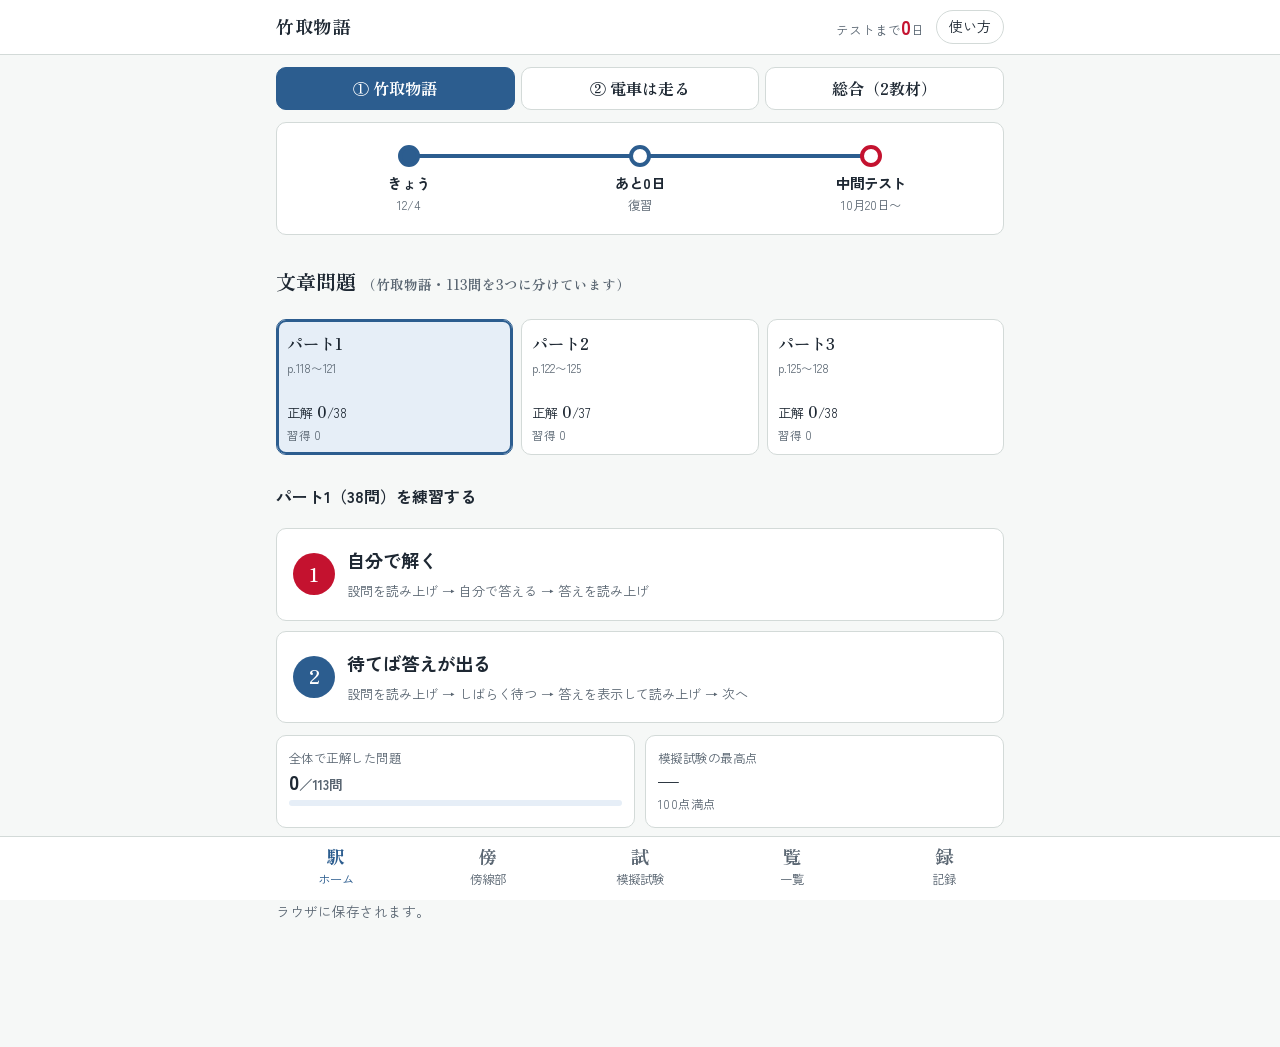
<file: docs/index.html>
<!doctype html><html lang="ja"><head><meta charset="utf-8"><meta name="viewport" content="width=device-width,initial-scale=1,viewport-fit=cover"><style>:root{padding-top:env(safe-area-inset-top);padding-bottom:env(safe-area-inset-bottom)}body{margin:0}[hidden]{display:none!important}</style></head><body><title>電車は走る テスト対策</title>
<meta name="claude:viewport-fit-sides" content="cover">
<meta name="theme-color" content="#2C5D8F">
<link rel="manifest" href="manifest.json">
<link rel="apple-touch-icon" href="icon-192.png">
<meta name="apple-mobile-web-app-capable" content="yes">
<link rel="preconnect" href="https://fonts.googleapis.com">
<link rel="preconnect" href="https://fonts.gstatic.com" crossorigin>
<link rel="stylesheet" href="https://fonts.googleapis.com/css2?family=Zen+Kaku+Gothic+New:wght@400;500;700&family=Zen+Old+Mincho:wght@400;700&display=swap">
<style>/* レイアウト：答案用紙のような一枚の紙面。上に路線図風の進行バー、下に固定ナビ。本文は明朝、操作はゴシック。赤ペンで採点。 */
:root{
  --paper:#F6F8F7; --sheet:#FFFFFF; --ink:#1E2833; --muted:#5A6672; --rule:#D3DAD8;
  --red:#C4122F; --red-soft:#FCE9EC; --green:#2C7A57; --green-soft:#E3F2EA; --amber:#9A6A00; --amber-soft:#FFF4D6;
  --line:#2C5D8F; --line-soft:#E6EEF7; --hi:#FFF1A8;
  --f-mincho:"Zen Old Mincho","Hiragino Mincho ProN","Yu Mincho","Noto Serif JP",serif;
  --f-goth:"Zen Kaku Gothic New","Hiragino Sans","Hiragino Kaku Gothic ProN","Yu Gothic","Noto Sans JP",sans-serif;
  --r:10px;
}
@media (prefers-color-scheme: dark){:root:not([data-theme="light"]){
  --paper:#11161B; --sheet:#1A2128; --ink:#E5E9ED; --muted:#9AA6B1; --rule:#2F3943;
  --red:#FF6377; --red-soft:#3A1E24; --green:#5CC593; --green-soft:#17322A; --amber:#E6B54A; --amber-soft:#3A3018;
  --line:#7FB0E3; --line-soft:#1D2C3B; --hi:#5A4D12; color-scheme:dark}}
:root[data-theme="dark"]{
  --paper:#11161B; --sheet:#1A2128; --ink:#E5E9ED; --muted:#9AA6B1; --rule:#2F3943;
  --red:#FF6377; --red-soft:#3A1E24; --green:#5CC593; --green-soft:#17322A; --amber:#E6B54A; --amber-soft:#3A3018;
  --line:#7FB0E3; --line-soft:#1D2C3B; --hi:#5A4D12; color-scheme:dark}
*{box-sizing:border-box}
html,body{background:var(--paper);color:var(--ink)}
body{font-family:var(--f-goth);font-size:16px;line-height:1.7;-webkit-text-size-adjust:100%}
body::before{content:"";position:fixed;inset:0 0 auto;height:env(safe-area-inset-top,0px);z-index:10;background:var(--sheet)}
button,input,textarea,select{font:inherit;color:inherit}
button{cursor:pointer}
:focus-visible{outline:3px solid var(--line);outline-offset:2px}
.wrap{max-width:760px;margin:0 auto;padding-left:max(16px,env(safe-area-inset-left,0px));padding-right:max(16px,env(safe-area-inset-right,0px));padding-block:12px 110px}
header.top{position:sticky;top:env(safe-area-inset-top,0px);z-index:5;background:var(--sheet);border-bottom:1px solid var(--rule)}
header.top .in{max-width:760px;margin:0 auto;display:flex;align-items:center;gap:12px;padding-left:max(16px,env(safe-area-inset-left,0px));padding-right:max(16px,env(safe-area-inset-right,0px));padding-block:10px}
header.top h1{font-family:var(--f-mincho);font-size:1.15rem;margin:0;font-weight:700;letter-spacing:.04em;flex:1;min-width:0;white-space:nowrap;overflow:hidden;text-overflow:ellipsis}
.count{font-size:.8rem;color:var(--muted);white-space:nowrap}
.count b{color:var(--red);font-size:1.2rem;font-variant-numeric:tabular-nums}
nav.bottom{position:fixed;left:0;right:0;bottom:0;z-index:6;background:var(--sheet);border-top:1px solid var(--rule);padding-bottom:env(safe-area-inset-bottom,0px);padding-left:env(safe-area-inset-left,0px);padding-right:env(safe-area-inset-right,0px)}
nav.bottom .in{max-width:760px;margin:0 auto;display:grid;grid-template-columns:repeat(5,1fr)}
nav.bottom button{background:none;border:0;padding:8px 2px 10px;font-size:.78rem;color:var(--muted);display:flex;flex-direction:column;align-items:center;gap:2px}
nav.bottom button .ic{font-family:var(--f-mincho);font-size:1.15rem;line-height:1.2;font-weight:700}
nav.bottom button[aria-current="true"]{color:var(--line)}
h2{font-family:var(--f-mincho);font-size:1.25rem;margin:18px 0 8px;text-wrap:balance}
h3{font-size:1rem;margin:16px 0 6px}
.muted{color:var(--muted)}
.small{font-size:.85rem}
.sheet{background:var(--sheet);border:1px solid var(--rule);border-radius:var(--r);padding:16px}
.stack{display:flex;flex-direction:column;gap:12px}
.row{display:flex;flex-wrap:wrap;gap:8px;align-items:center}
/* 路線図風カウントダウン */
.route{display:grid;grid-template-columns:repeat(3,1fr);align-items:start;position:relative;margin:6px 0 2px}
.route::before{content:"";position:absolute;left:16.6%;right:16.6%;top:9px;height:4px;background:var(--line);border-radius:2px}
.st{display:flex;flex-direction:column;align-items:center;text-align:center;position:relative;font-size:.78rem;color:var(--muted)}
.st i{width:22px;height:22px;border-radius:50%;background:var(--sheet);border:4px solid var(--line);display:block;margin-bottom:4px}
.st.now i{background:var(--line)}
.st.goal i{border-color:var(--red)}
.st b{color:var(--ink);font-size:.9rem}
.tiles{display:grid;grid-template-columns:repeat(auto-fit,minmax(150px,1fr));gap:10px}
.tile{background:var(--sheet);border:1px solid var(--rule);border-radius:var(--r);padding:12px}
.tile .k{font-size:.78rem;color:var(--muted);letter-spacing:.04em}
.tile .v{font-size:1.6rem;font-weight:700;font-variant-numeric:tabular-nums;line-height:1.2}
.tile .bar{height:6px;background:var(--line-soft);border-radius:3px;margin-top:6px;overflow:hidden}
.tile .bar span{display:block;height:100%;background:var(--green)}
.modes{display:grid;grid-template-columns:repeat(auto-fit,minmax(220px,1fr));gap:10px}
.mode{display:flex;gap:12px;align-items:flex-start;text-align:left;background:var(--sheet);border:1px solid var(--rule);border-radius:var(--r);padding:12px}
.mode:hover{border-color:var(--line)}
.mode .lt{flex:none;width:34px;height:34px;border-radius:50%;display:grid;place-items:center;background:var(--line);color:var(--sheet);font-weight:700;font-family:var(--f-mincho)}
.mode.s .lt{background:var(--red)}
.mode b{display:block}
.mode span.d{font-size:.82rem;color:var(--muted);line-height:1.5}
.btn{border:1px solid var(--rule);background:var(--sheet);border-radius:999px;padding:8px 16px}
.btn.pri{background:var(--line);color:var(--sheet);border-color:var(--line);font-weight:700}
.btn.red{background:var(--red);color:var(--sheet);border-color:var(--red);font-weight:700}
.btn:disabled{opacity:.45;cursor:default}
.chip{border:1px solid var(--rule);background:var(--sheet);border-radius:999px;padding:4px 12px;font-size:.88rem}
.chip[aria-pressed="true"]{background:var(--line);border-color:var(--line);color:var(--sheet)}
.tag{display:inline-block;font-size:.72rem;padding:1px 8px;border-radius:4px;background:var(--line-soft);color:var(--line);letter-spacing:.03em}
.tag.S{background:var(--red-soft);color:var(--red);font-weight:700}
.tag.A{background:var(--amber-soft);color:var(--amber);font-weight:700}
.tag.B{background:var(--green-soft);color:var(--green);font-weight:700}
/* 本文（傍線） */
.honbun{font-family:var(--f-mincho);font-size:1.02rem;line-height:2.05;background:var(--sheet);border:1px solid var(--rule);border-radius:6px;padding:14px 16px;white-space:pre-wrap;letter-spacing:.02em}
.honbun.tate{writing-mode:vertical-rl;max-height:min(62vh,26em);overflow-x:auto;line-height:2.2}
.honbun .src{display:block;font-family:var(--f-goth);font-size:.75rem;color:var(--muted);white-space:normal}
.bou{text-decoration:underline;text-decoration-thickness:1.5px;text-underline-offset:5px;text-decoration-color:var(--ink);cursor:pointer;border-radius:2px}
.honbun.tate .bou{text-underline-position:right}
.bou .lab{font-family:var(--f-goth);font-size:.78em;font-weight:700;color:var(--line);margin-right:2px;text-decoration:none;display:inline-block}
.bou.on{background:var(--hi);text-decoration-color:var(--red);text-decoration-thickness:2.5px}
.bou.on .lab{color:var(--red)}
.bou.dim{text-decoration:none;cursor:default}
.bou.dim .lab{display:none}
/* 問題カード */
.qhead{display:flex;flex-wrap:wrap;gap:6px;align-items:center;font-size:.8rem;color:var(--muted)}
.qtext{font-size:1.05rem;font-weight:500;margin:6px 0 2px}
.ctx{font-family:var(--f-mincho);background:var(--line-soft);padding:6px 12px;border-radius:6px}
.choices{display:flex;flex-direction:column;gap:8px;margin-top:8px}
.choice{display:flex;gap:10px;text-align:left;background:var(--sheet);border:1.5px solid var(--rule);border-radius:8px;padding:10px 12px;line-height:1.55}
.choice .kn{flex:none;font-family:var(--f-mincho);font-weight:700;width:1.4em}
.choice.sel{border-color:var(--line);background:var(--line-soft)}
.choice.right{border-color:var(--green);background:var(--green-soft)}
.choice.wrong{border-color:var(--red);background:var(--red-soft)}
textarea,input[type=text]{width:100%;border:1.5px solid var(--rule);border-radius:8px;padding:10px;background:var(--sheet);font-family:var(--f-mincho);font-size:1.02rem;line-height:1.7}
textarea{min-height:5.5em;resize:vertical}
.cc{font-size:.8rem;color:var(--muted);text-align:right;font-variant-numeric:tabular-nums}
.cc.over{color:var(--red);font-weight:700}
.result{border-top:2px dashed var(--rule);margin-top:14px;padding-top:12px;display:flex;flex-direction:column;gap:8px}
.mark{display:flex;align-items:center;gap:12px}
.mark .m{font-family:var(--f-mincho);font-size:2.6rem;line-height:1;color:var(--red);font-weight:700;width:1.1em;text-align:center}
.mark .m.ng{color:var(--muted)}
.box{border-left:3px solid var(--line);padding:2px 0 2px 10px}
.box.red{border-color:var(--red)}
.box.green{border-color:var(--green)}
.box h4{margin:0;font-size:.82rem;color:var(--muted);letter-spacing:.04em}
.box p{margin:2px 0}
ul.why{margin:4px 0;padding-left:1.2em}
ul.why li{margin:2px 0}
.rel a{color:var(--line);cursor:pointer;text-decoration:underline;margin-right:8px}
.progress{height:4px;background:var(--line-soft);border-radius:2px;overflow:hidden}
.progress span{display:block;height:100%;background:var(--line)}
/* 一覧表 */
.tbl{overflow-x:auto;border:1px solid var(--rule);border-radius:8px;background:var(--sheet)}
table{border-collapse:collapse;width:100%;font-size:.88rem}
th,td{border-bottom:1px solid var(--rule);padding:6px 8px;text-align:left;vertical-align:top}
th{background:var(--line-soft);font-weight:700;white-space:nowrap}
td.n{white-space:nowrap;font-variant-numeric:tabular-nums}
/* 模擬試験 */
.exam h2.dai{display:flex;gap:10px;align-items:baseline;border-bottom:2px solid var(--ink);padding-bottom:4px}
.exam .dai .no{font-family:var(--f-mincho);border:1.5px solid var(--ink);padding:0 8px}
.eq{border-bottom:1px solid var(--rule);padding:10px 0}
.eq .qn{font-weight:700;margin-right:6px}
.eq .pt{float:right;font-size:.78rem;color:var(--muted)}
.kanji-grid{display:grid;grid-template-columns:repeat(auto-fit,minmax(200px,1fr));gap:8px}
.kj{display:flex;flex-direction:column;gap:4px;border:1px solid var(--rule);border-radius:8px;padding:8px;background:var(--sheet)}
.kj .c{font-family:var(--f-mincho)}
.kj .c em{font-style:normal;text-decoration:underline;text-underline-offset:4px;font-weight:700}
.score{font-family:var(--f-mincho);font-size:3rem;color:var(--red);font-weight:700;line-height:1}
.self{display:flex;gap:6px;flex-wrap:wrap}
.self button[aria-pressed="true"]{background:var(--red);color:var(--sheet);border-color:var(--red)}
.timer{position:sticky;top:calc(env(safe-area-inset-top,0px) + 52px);z-index:4;background:var(--amber-soft);color:var(--amber);border-radius:999px;padding:4px 14px;font-weight:700;font-variant-numeric:tabular-nums;align-self:flex-start}
.note{background:var(--amber-soft);color:var(--ink);border-radius:8px;padding:10px 12px;font-size:.9rem}
.confirm{background:var(--red-soft);border:1px solid var(--red);border-radius:8px;padding:10px}
details summary{cursor:pointer;font-weight:700}
.prose p,.prose li{max-width:65ch}
@media (max-width:520px){ .honbun{font-size:1rem;padding:12px} .tile .v{font-size:1.35rem} }
@media (prefers-reduced-motion:no-preference){ .choice,.btn,.mode{transition:background .15s,border-color .15s} }
@media print{ nav.bottom,header.top,.noprint{display:none!important} .wrap{padding:0} body{background:#fff;color:#000} .bou{text-decoration-color:#000} }

.subjs{display:grid;grid-template-columns:1fr 1fr 1fr;gap:6px}
.subj{border:1.5px solid var(--rule);background:var(--sheet);border-radius:10px;padding:10px 6px;font-weight:700;font-family:var(--f-mincho);font-size:1rem;line-height:1.3}
.subj[aria-pressed="true"]{background:var(--line);border-color:var(--line);color:var(--sheet)}
.honbun.kobun{background:var(--amber-soft)}
.honbun .kb{display:inline-block;font-family:var(--f-goth);font-size:.72rem;font-weight:700;color:var(--amber);border:1px solid var(--amber);border-radius:4px;padding:0 6px;margin-right:6px;line-height:1.6}
/* 縦書き（標準）：問題画面では本文を少し低くして設問が見えるように */
.honbun.tate.inq{max-height:min(48vh,22em)}
/* 答え自動表示 */
.autobar{display:flex;flex-wrap:wrap;gap:8px;align-items:center}
.autobar .progress{flex:1 1 140px;height:8px}
.autobar .progress span{background:var(--amber)}
.box p.big{font-size:1.1rem;font-weight:700}
.qtext .chip{font-size:.78rem;padding:2px 10px;vertical-align:middle}
/* ホームの2モード */
.modes.two{grid-template-columns:1fr}
.mode.big{padding:16px;align-items:center}
.mode.big b{font-size:1.15rem}
.mode.big .lt{width:42px;height:42px;font-size:1.2rem}
.tiles{grid-template-columns:repeat(3,1fr)} .tiles .tile .v{font-size:1.3rem}
/* パート */
.parts{display:grid;grid-template-columns:repeat(3,1fr);gap:8px}
.part{display:flex;flex-direction:column;gap:3px;text-align:left;background:var(--sheet);border:1.5px solid var(--rule);border-radius:10px;padding:10px;min-width:0}
.part[aria-pressed="true"]{border-color:var(--line);box-shadow:0 0 0 2px var(--line) inset;background:var(--line-soft)}
.part b{font-family:var(--f-mincho);font-size:1rem}
.part .pr,.part .pm{font-size:.72rem;color:var(--muted);line-height:1.35}
.part .pn{font-size:.82rem}
.bar{display:block;height:6px;background:var(--line-soft);border-radius:3px;overflow:hidden}
.part[aria-pressed="true"] .bar{background:var(--sheet)}
.bar>span{display:block;height:100%;background:var(--green)}
.bar.big{height:12px;border-radius:6px;margin:6px 0 2px}
/* 正解・不正解の数 */
.sb{display:inline-flex;gap:8px;font-size:.92rem}
.ok{color:var(--green)} .ng{color:var(--red)} .fire{color:var(--amber)}
.combo{font-weight:700;color:var(--amber);background:var(--amber-soft);border-radius:999px;padding:2px 12px}
@media (prefers-reduced-motion:no-preference){.combo{animation:pop .35s ease-out}@keyframes pop{0%{transform:scale(.6);opacity:0}70%{transform:scale(1.1)}100%{transform:scale(1);opacity:1}}}
/* 結果画面 */
.endres h2{margin-top:4px}
.stars{font-size:2.6rem;line-height:1;color:var(--amber);letter-spacing:.1em}
.stars span{color:var(--rule)}
.endnums{display:grid;grid-template-columns:repeat(4,1fr);gap:6px;text-align:center}
.endnums div{background:var(--paper);border-radius:8px;padding:8px 2px}
.endnums .k{display:block;font-size:.72rem;color:var(--muted)}
.endnums b{font-size:1.4rem;font-variant-numeric:tabular-nums}
.newbest{font-weight:700;color:var(--red);background:var(--red-soft);border-radius:8px;padding:8px 12px;margin:0}
.tiles{grid-template-columns:repeat(2,1fr)}
.part .bar{background:var(--rule);height:8px;margin:4px 0}
</style>
<header class="top"><div class="in"><h1 id="ttl">電車は走る テスト対策</h1><span class="count" id="cnt"></span><button class="chip" data-go="help">使い方</button></div></header>
<main class="wrap" id="main"></main>
<nav class="bottom" aria-label="メニュー"><div class="in">
  <button data-go="home"><span class="ic">駅</span>ホーム</button>
  <button data-go="honbun"><span class="ic">傍</span>傍線部</button>
  <button data-go="exam"><span class="ic">試</span>模擬試験</button>
  <button data-go="list"><span class="ic">覧</span>一覧</button>
  <button data-go="data"><span class="ic">録</span>記録</button>
</div></nav>
<template id="helptpl">
<div class="stack prose">
  <h2>使い方</h2>
  <ol>
    <li><b>ホーム</b>の上で教材（①竹取物語／②電車は走る／総合）を選びます。出題は<b>文章問題</b>（心情・理由・表現・抜き出し・視点・記述・総合・現代語訳・主語と敬語）だけです。</li>
    <li><b>1 自分で解く</b>：設問（選択肢も）を読み上げます。自分で答えて「解答する」を押すと、正解を表示して読み上げます。書く問題は模範解答と見くらべて ○／× を押します。</li>
    <li><b>2 待てば答えが出る</b>：設問を読み上げたあと、決めた秒数（3〜15秒）がたつと答えが出て読み上げ、次の問題へ進みます。聞き流しで暗記したいときに。「一時停止」「答えを見る」も使えます。</li>
    <li>読み上げは<b>速め（1.4倍）</b>が標準です。「とても速い」「ふつう」にも変えられます（「2 待てば答えが出る」の設定画面か「記録」タブ）。問題画面の「音声」ボタンで止められ、「🔊 設問」「🔊 答え」でもう一度聞けます。</li>
    <li>本文は<b>縦書き</b>で、横にスクロールして読みます。「縦書き」ボタンで横書きにもできます。</li>
    <li>間違えた問題は数問あとにもう一度出て、次に練習するときも先に出ます。</li>
    <li><b>傍線部</b>タブ：本文の傍線をタップすると、その傍線の問題に飛びます。<b>模擬試験</b>タブ：学校のテストと同じ形の100点の試験。<b>記録</b>タブ：バックアップ・復元。</li>
  </ol>
  <h2>過去問（一学期期末）から分かった出題の形</h2>
  <div class="tbl"><table>
    <thead><tr><th>設問</th><th>大問一（説明文）</th><th>大問二（随筆・物語）</th><th>この対策での扱い</th></tr></thead>
    <tbody>
      <tr><td>問1 漢字</td><td>a〜j 10問（読み・書き）</td><td>a〜j 10問</td><td>読み37・書き20問</td></tr>
      <tr><td>問2 語句の意味</td><td>ⅰ〜ⅳ（3択）</td><td>ⅰ〜ⅳ（3択）</td><td>60語（4択）＋短答</td></tr>
      <tr><td>傍線部の読解</td><td>(A)〜(H)</td><td>(A)〜(I)</td><td>傍線つき本文15か所</td></tr>
      <tr><td>気持ちの選択</td><td>—</td><td>「どのような気持ちが伝わるか」4択</td><td>心情40問</td></tr>
      <tr><td>抜き出し</td><td>段落の初め7字</td><td>初めと終わりの5字・2つ書き抜き</td><td>抜き出し21問</td></tr>
      <tr><td>指示語</td><td>—</td><td>「これくらい」の指す内容</td><td>指示語・表現21問</td></tr>
      <tr><td>記述</td><td>10〜20字／50〜75字（台詞形式）</td><td>20字程度／20字以内の台詞／50字以上</td><td>記述20問</td></tr>
      <tr><td>大問三</td><td colspan="2">原稿用紙の使い方のまちがい探し</td><td>原稿用紙6問</td></tr>
    </tbody></table></div>
  <p class="small">先生の特徴：傍線部は「気持ちが表れた行動・表現」「かぎかっこの効果」「伝聞表現」など表現そのものに引かれる。気持ちの選択肢は「本文の一部を使ったひっかけ」（人物や時期を入れかえる）が多い。記述は「本文の言葉を用いて」「台詞の形で」など条件つき。</p>
  <h2>「電車は走る」で特に大事なところ</h2>
  <ul>
    <li><b>行動描写→心情</b>：カズオ「眠ったふりをする」（学びの道しるべ②・253ページ上9行め）、タケシ「唇をかみしめたまま、本を読み始めた」、ヒナコ「うつむいた」、サユリ「つり革を強く握りしめる」。</li>
    <li><b>語り手と視点人物</b>：語り手は物語の外にいて、視点人物は4人。お姉さんの様子はサユリの目から見たもの。最後に語り手が「僕たち」として出てきて、読者に「あなたの『正しさ』はどこにある？」と問いかける。</li>
    <li><b>くり返し</b>：「〜は電車の中にいる。」「電車は走る。」「……はずだ。」</li>
    <li><b>主題</b>：「正しさ」は人の数だけあり、他の人の正しさや「常識（みんなの正しさ）」と一致しないこともある。</li>
  </ul>
  <h2>「竹取物語」で特に大事なところ</h2>
  <ul>
    <li><b>新出漢字11字</b>（筒・嘆・遣・髪・錠・伴・託・献・尋・吐・煙）は「一覧」タブの漢字一覧で確認できます。</li>
    <li><b>語句37語</b>は「一覧」タブの語句の意味一覧で確認できます（配られた暗記テストの「短い意味」）。</li>
    <li><b>古文4か所</b>（119・123・125・126ページ）：歴史的仮名遣い（いふ→いう、ゐたり→いたり、うつくしう→うつくしゅう、やう→よう、たまへ→たまえ、かひなし→かいなし など）と、教科書下段の現代語訳。</li>
    <li><b>古語と現代語で意味が違う語</b>（131ページ）：うつくし＝かわいらしい、いとほし＝気の毒だ、かなし＝かわいそうだ、おどろく＝はっと目が覚める。</li>
    <li><b>心情の変化</b>：羽衣を着る前（翁や帝を思って悲しむ）→着たあと（「いとほし、かなし」と思う心も消え、物思いがなくなる）。</li>
    <li><b>結末</b>：帝は不死の薬を天に近い駿河の国の山で燃やさせた。「士に富む山」「不死の山」→富士の山。煙は今も立ち上る。</li>
    <li>学びの道しるべ③「最も悲しんだのは誰か」は記述で出やすい問いです。</li>
  </ul>
  <p class="small">過去問（一学期期末）には古文がなかったため、仮名遣い・現代語訳・主語・敬語の問題には「補強」と表示しています。</p>
  <h2>ランクのつけ方</h2>
  <p class="small"><b>S</b>：過去問と同じ形式で、本文の中心となる場面・学びの道しるべ・図解例で扱われている箇所。<b>A</b>：理解に必要で、出ても不自然でない問題。<b>B</b>：理解を深める応用。ランクは根拠にもとづく相対評価で、的中を約束するものではありません。</p>
  <h2>注意</h2>
  <p class="small">本文は学習に必要な部分だけを引用し、教科書のページを示しています。教科書本文で必ず確認してください。「※推し量る問題」は本文にはっきり書かれていないことを本文の言葉から考える問題です。</p>
</div>
</template>
<script>// 採点・復習・出題順の純粋関数（ブラウザと Node の両方で使う）
(function (root) {
  const DAY = 86400000;
  function toHira(s) { return s.replace(/[ァ-ヶ]/g, c => String.fromCharCode(c.charCodeAt(0) - 0x60)); }
  function norm(s) {
    return (s || "").normalize("NFKC").replace(/[\s　「」『』（）()、。，．,.・…―—\-！!？?〜~]/g, "");
  }
  function countChars(s) { return [...(s || "").replace(/\s/g, "")].length; }
  function limitMax(limit) {
    if (!limit) return null;
    const m = (limit.normalize("NFKC").match(/\d+/g) || []).map(Number);
    return m.length ? Math.max(...m) : null;
  }
  function limitMin(limit) {
    if (!limit) return null;
    const s = limit.normalize("NFKC");
    const m = s.match(/(\d+)字以上/);
    return m ? Number(m[1]) : null;
  }
  // 戻り値: {ok:boolean|null, auto:boolean, hit, total, note}
  function grade(q, ans) {
    if (q.type === "mc") return { ok: ans === q.answer, auto: true };
    const a = norm(ans);
    if (!a) return { ok: false, auto: true, note: "未記入" };
    if (q.type === "extract") {
      const cand = (q.accept || []).map(norm);
      const isYomi = q.cat === "漢字";
      const ok = cand.some(c => c === a || (isYomi && toHira(c) === toHira(a)));
      return { ok, auto: true };
    }
    // short / write: キーワード判定（自己採点で上書き可）
    const groups = q.keys || [];
    let hit = 0;
    const raw = (ans || "").normalize("NFKC");
    const missing = [];
    for (const g of groups) {
      const alts = g[0].split("|");
      if (alts.some(k => raw.includes(k.normalize("NFKC")) || toHira(raw).includes(toHira(k.normalize("NFKC"))))) hit++;
      else missing.push(alts[0]);
    }
    const total = groups.length;
    let note = "";
    const max = limitMax(q.limit), min = limitMin(q.limit), n = countChars(ans);
    let lenOk = true;
    if (q.type === "write" && max && n > max) { lenOk = false; note = `字数オーバー（${n}字／${max}字以内）`; }
    if (q.type === "write" && min && n < min) { lenOk = false; note = `字数不足（${n}字／${min}字以上）`; }
    const ok = total ? hit === total && lenOk : null;
    return { ok, auto: false, hit, total, missing, note, len: n };
  }
  // 記述の推奨点数（満点・部分点）
  function suggestPoints(g, full) {
    if (g.ok === true) return full;
    if (!g.total) return 0;
    const r = g.hit / g.total;
    if (r >= 0.5) return Math.round(full / 2);
    return 0;
  }
  function daysLeft(now, examDate) {
    const ex = new Date(examDate + "T08:30:00+09:00").getTime();
    return Math.max(0, Math.ceil((ex - now) / DAY));
  }
  const BASE = [0, 1, 3, 7]; // 当日→翌日→3日後→7日後
  function update(rec, correct, now, examDate) {
    const r = Object.assign({ n: 0, c: 0, streak: 0, last: 0, next: 0, mastered: false, wrong: 0 }, rec || {});
    r.n++; r.last = now;
    if (correct) {
      r.c++; r.streak++;
      const idx = Math.min(r.streak - 1, BASE.length - 1);
      let iv = BASE[idx] * DAY;
      if (iv === 0) iv = 30 * 60000; // 当日中にもう一度
      const left = daysLeft(now, examDate);
      // 試験前に必ずもう一度出るよう、試験までの日数で間隔を縮める
      if (left > 0) iv = Math.min(iv, Math.max(30 * 60000, (left - 0.5) * DAY / 2));
      r.next = now + iv;
      r.mastered = r.streak >= (left <= 3 ? 2 : 3);
    } else {
      r.streak = 0; r.wrong++; r.mastered = false;
      r.next = now + 5 * 60000;
    }
    return r;
  }
  function isDue(rec, now) { return !!rec && rec.n > 0 && rec.next <= now; }
  function endOfDay(now) { const d = new Date(now); d.setHours(23, 59, 59, 999); return d.getTime(); }
  // 擬似乱数（シード付き）
  function rng(seed) { let s = seed >>> 0 || 1; return () => (s = (s * 1664525 + 1013904223) >>> 0) / 4294967296; }
  function shuffle(a, rnd) { a = a.slice(); for (let i = a.length - 1; i > 0; i--) { const j = Math.floor(rnd() * (i + 1)); [a[i], a[j]] = [a[j], a[i]]; } return a; }
  // 出題キュー：期限の来た復習→間違えた問題→未出題→その他。直前に出た問題は後ろへ。
  function buildQueue(qs, prog, now, opts) {
    opts = opts || {};
    const rnd = rng(opts.seed || now);
    const recent = new Set(opts.recent || []);
    const score = q => {
      const r = prog[q.id];
      let s = rnd();
      if (isDue(r, now)) s += 30;
      if (r && r.wrong > 0 && !r.mastered) s += 20;
      if (!r) s += 10;
      if (r && r.mastered && !isDue(r, now)) s -= 20;
      if (q.rank === "S") s += opts.sBoost || 0;
      if (recent.has(q.id)) s -= 50;
      return s;
    };
    let list = shuffle(qs, rnd).map(q => [score(q), q]).sort((a, b) => b[0] - a[0]).map(x => x[1]);
    if (opts.limit) list = list.slice(0, opts.limit);
    return list.map(q => q.id);
  }
  // 間違えた問題を少し後ろに入れ直す（連続で同じ問題を出さない）
  function requeue(queue, pos, id, gap) {
    const q = queue.slice();
    const at = Math.min(q.length, pos + 1 + (gap || 4));
    q.splice(at, 0, id);
    return q;
  }
  function stats(qs, prog, now) {
    const pick = f => qs.filter(f);
    const rate = arr => arr.length ? arr.filter(q => prog[q.id] && prog[q.id].mastered).length / arr.length : 0;
    let n = 0, c = 0;
    for (const id in prog) { n += prog[id].n; c += prog[id].c; }
    const eod = endOfDay(now);
    return {
      total: qs.length,
      sRate: rate(pick(q => q.rank === "S")),
      vRate: rate(pick(q => q.cat === "語句")),
      allRate: rate(qs),
      accuracy: n ? c / n : 0,
      answered: n,
      dueToday: qs.filter(q => prog[q.id] && prog[q.id].next <= eod).length,
      wrongCount: qs.filter(q => prog[q.id] && prog[q.id].wrong > 0 && !prog[q.id].mastered).length,
    };
  }
  function toCSV(qs, prog) {
    const esc = v => '"' + String(v == null ? "" : v).replace(/"/g, '""') + '"';
    const head = ["問題ID", "分野", "ランク", "難易度", "問題", "解答回数", "正解回数", "正答率", "連続正解", "習得済み", "最終学習", "次回復習"];
    const rows = qs.map(q => {
      const r = prog[q.id] || {};
      const d = t => t ? new Date(t).toLocaleString("ja-JP") : "";
      return [q.id, q.cat, q.rank, q.diff, q.q, r.n || 0, r.c || 0, r.n ? Math.round(r.c / r.n * 100) + "%" : "", r.streak || 0, r.mastered ? "済" : "", d(r.last), d(r.next)].map(esc).join(",");
    });
    return "﻿" + [head.map(esc).join(",")].concat(rows).join("\r\n");
  }
  function parsePassage(text) {
    // {①|...} を分解: [{t:'text'}|{u:'①',t:'...'}]
    const out = []; const re = /\{([^|}]+)\|([^}]*)\}/g; let i = 0, m;
    while ((m = re.exec(text))) { if (m.index > i) out.push({ t: text.slice(i, m.index) }); out.push({ u: m[1], t: m[2] }); i = re.lastIndex; }
    if (i < text.length) out.push({ t: text.slice(i) });
    return out;
  }
  const api = { norm, toHira, countChars, limitMax, limitMin, grade, suggestPoints, daysLeft, update, isDue, buildQueue, requeue, stats, toCSV, parsePassage, endOfDay, rng, shuffle, DAY };
  if (typeof module !== "undefined") module.exports = api; else root.Core = api;
})(this);
</script>
<script>window.APPDATA={"questions":[{"id":"V01","subj":"densha","cat":"語句","rank":"S","diff":1,"type":"mc","q":"「胸をドキドキさせる」の本文中の意味として最も適切なものを選びなさい。","ctx":"さっきから胸をドキドキさせて。","expl":"本文中の意味：緊張や不安で心臓が激しく打つ。【注意】ドキドキは期待にも使うが、ここは「どうしよう」という緊張・不安。暗記テストの答え：緊張や興奮で胸が高鳴る","page":"252","scene":"本文：「さっきから胸をドキドキさせて。」","reason":"過去問では各大問の問2で「語句の意味」が毎回出題（ア・イ・ウの3択）。本文に出てくる語句","ch":["カズオ"],"rel":[],"word":"胸をドキドキさせる","model":"緊張や不安で心臓が激しく打つ","choices":["楽しみな気持ちで心がはずむ","走ったあとで息が苦しくなる","緊張や不安で心臓が激しく打つ","怒りで顔が赤くなる"],"why":["「ワクワク」に近い意味。カズオは二人のおばあさんを前に困っている場面","体の運動による動悸で、場面に合わない","正解","怒りの表現ではない"],"answer":2},{"id":"V02","subj":"densha","cat":"語句","rank":"S","diff":1,"type":"mc","q":"「譲る」の本文中の意味として最も適切なものを選びなさい。","ctx":"席を譲らなくちゃ——。","expl":"本文中の意味：自分の席などを他の人にあけわたす。【注意】「譲る」は与える側、「譲り受ける」はもらう側","page":"252","scene":"本文：「席を譲らなくちゃ——。」","reason":"過去問では各大問の問2で「語句の意味」が毎回出題（ア・イ・ウの3択）。本文に出てくる語句","ch":["カズオ","タケシ","ヒナコ","サユリ"],"rel":[],"word":"譲る","model":"自分の席などを他の人にあけわたす","choices":["他の人から物をもらい受ける","相手と交代で順番に使う","自分の席などを他の人にあけわたす","物を売ってお金にかえる"],"why":["「譲り受ける」の意味で、方向が逆","交代ではなく、相手に与えること","正解","「売る」の意味"],"answer":2},{"id":"V03","subj":"densha","cat":"語句","rank":"A","diff":1,"type":"mc","q":"「不公平」の本文中の意味として最も適切なものを選びなさい。","ctx":"そんなの不公平だもの。","expl":"本文中の意味：扱いがかたよっていて平等でないこと。【注意】「公平」＝かたよりがない。その打ち消し。暗記テストの答え：平等でない","page":"253上2","scene":"本文：「そんなの不公平だもの。」","reason":"過去問では各大問の問2で「語句の意味」が毎回出題（ア・イ・ウの3択）。本文に出てくる語句","ch":["カズオ"],"rel":[],"word":"不公平","model":"扱いがかたよっていて平等でないこと","choices":["人の考えがばらばらであること","自分の都合ばかり考えること","決まりを守らないこと","扱いがかたよっていて平等でないこと"],"why":["「不一致」の説明","「身勝手」の意味","「違反」の意味","正解"],"answer":3},{"id":"V04","subj":"densha","cat":"語句","rank":"S","diff":2,"type":"mc","q":"「言い聞かせる」の本文中の意味として最も適切なものを選びなさい。","ctx":"と自分に言い聞かせた。","expl":"本文中の意味：よくわかるように話して納得させる（ここでは自分自身を納得させようとする）。【注意】自分に言い聞かせる＝本当は納得しきれていない心を、むりに納得させる","page":"253上2","scene":"本文：「と自分に言い聞かせた。」","reason":"過去問では各大問の問2で「語句の意味」が毎回出題（ア・イ・ウの3択）。本文に出てくる語句","ch":["カズオ"],"rel":["V04s"],"word":"言い聞かせる","model":"よくわかるように話して納得させる（ここでは自分自身を納得させようとする）","choices":["相手の話を黙って聞く","大声でしかりつける","うわさを人に言いふらす","よくわかるように話して納得させる（ここでは自分自身を納得させようとする）"],"why":["「聞く」側の意味ではない","しかる意味ではない","「言いふらす」の意味","正解"],"answer":3},{"id":"V04s","subj":"densha","cat":"語句","rank":"A","diff":3,"type":"short","q":"「言い聞かせる」の本文中の意味を、十〜二十五字程度で答えなさい。","ctx":"と自分に言い聞かせた。","model":"よくわかるように話して納得させる（ここでは自分自身を納得させようとする）","keys":[["納得|なっとく|わからせ|わかるように"],["言|話|聞かせ"]],"expl":"意味が合っていれば正解。キーワード：納得・言。【注意】自分に言い聞かせる＝本当は納得しきれていない心を、むりに納得させる","page":"253上2","scene":"本文：「と自分に言い聞かせた。」","reason":"意味を自分の言葉で答える練習（記述型の語句問題への備え）","ch":["カズオ"],"rel":["V04"],"word":"言い聞かせる","accept":[]},{"id":"V05","subj":"densha","cat":"語句","rank":"A","diff":1,"type":"mc","q":"「すっきりする」の本文中の意味として最も適切なものを選びなさい。","ctx":"二人とも座れないほうがすっきりする……はずだ。","expl":"本文中の意味：わだかまりがなく、気持ちが晴れる。【注意】「……はずだ」と続くので、実はすっきりしていない点もおさえる","page":"253上4","scene":"本文：「二人とも座れないほうがすっきりする……はずだ。」","reason":"過去問では各大問の問2で「語句の意味」が毎回出題（ア・イ・ウの3択）。本文に出てくる語句","ch":["カズオ"],"rel":[],"word":"すっきりする","model":"わだかまりがなく、気持ちが晴れる","choices":["わだかまりがなく、気持ちが晴れる","体が軽くなって元気が出る","ものが片づいて広くなる","頭がさえて眠くなくなる"],"why":["正解","体の調子の意味ではない","部屋などの様子の意味","眠気の意味ではない"],"answer":0},{"id":"V06","subj":"densha","cat":"語句","rank":"S","diff":1,"type":"mc","q":"「ふり（眠ったふりをする）」の本文中の意味として最も適切なものを選びなさい。","ctx":"眠ったふりをする。","expl":"本文中の意味：本当はそうではないのに、そのように見せかけること。【注意】「ふり」＝見せかけ。カズオは起きている","page":"253上9","scene":"本文：「眠ったふりをする。」","reason":"過去問では各大問の問2で「語句の意味」が毎回出題（ア・イ・ウの3択）。本文に出てくる語句","ch":["カズオ"],"rel":["V06s"],"word":"ふり（眠ったふりをする）","model":"本当はそうではないのに、そのように見せかけること","choices":["本当はそうではないのに、そのように見せかけること","本当に深く眠ってしまうこと","目をこすって眠気をこらえること","ほかの人のまねをすること"],"why":["正解","カズオは眠っていない","本文にない","「まね」の意味"],"answer":0},{"id":"V06s","subj":"densha","cat":"語句","rank":"A","diff":2,"type":"short","q":"「ふり（眠ったふりをする）」の本文中の意味を、十〜二十五字程度で答えなさい。","ctx":"眠ったふりをする。","model":"本当はそうではないのに、そのように見せかけること","keys":[["見せかけ|ように見せ|装う|よそお|ふるまう"]],"expl":"意味が合っていれば正解。キーワード：見せかけ。【注意】「ふり」＝見せかけ。カズオは起きている","page":"253上9","scene":"本文：「眠ったふりをする。」","reason":"意味を自分の言葉で答える練習（記述型の語句問題への備え）","ch":["カズオ"],"rel":["V06"],"word":"ふり（眠ったふりをする）","accept":[]},{"id":"V07","subj":"densha","cat":"語句","rank":"S","diff":2,"type":"mc","q":"「唇をかみしめる」の本文中の意味として最も適切なものを選びなさい。","ctx":"さっきから唇をキュッとかみしめて。","expl":"本文中の意味：不満やくやしさ、つらさを口をとじてぐっとこらえる。【注意】「かみしめる」には「味わう」意味もあるが、ここは感情をこらえる。暗記テストの答え：悔しさをこらえる","page":"253上11","scene":"本文：「さっきから唇をキュッとかみしめて。」","reason":"過去問では各大問の問2で「語句の意味」が毎回出題（ア・イ・ウの3択）。本文に出てくる語句","ch":["タケシ"],"rel":[],"word":"唇をかみしめる","model":"不満やくやしさ、つらさを口をとじてぐっとこらえる","choices":["不満やくやしさ、つらさを口をとじてぐっとこらえる","おいしいものを味わって食べる","寒さで歯をがたがた鳴らす","大声で文句を言う"],"why":["正解","「かみしめる（味わう）」の別の意味","寒さの表現ではない","こらえて言わないのであり、逆"],"answer":0},{"id":"V08","subj":"densha","cat":"語句","rank":"A","diff":1,"type":"mc","q":"「文句を言う」の本文中の意味として最も適切なものを選びなさい。","ctx":"おじいさんに文句を言ってやりたい。","expl":"本文中の意味：相手への不満や苦情を言う。","page":"253上13","scene":"本文：「おじいさんに文句を言ってやりたい。」","reason":"過去問では各大問の問2で「語句の意味」が毎回出題（ア・イ・ウの3択）。本文に出てくる語句","ch":["タケシ"],"rel":[],"word":"文句を言う","model":"相手への不満や苦情を言う","choices":["相手をほめたたえる","詩や歌の言葉を口にする","ていねいにお願いをする","相手への不満や苦情を言う"],"why":["逆の意味","「文句（もんく）」の別の意味（文章の語句）","依頼の意味ではない","正解"],"answer":3},{"id":"V09","subj":"densha","cat":"語句","rank":"A","diff":1,"type":"mc","q":"「ムッとする」の本文中の意味として最も適切なものを選びなさい。","ctx":"ムッとしているようにも、見える。","expl":"本文中の意味：腹が立って不機嫌になる。【注意】「ムッと」（怒り）と「ホッと」（安心）を区別。暗記テストの答え：不快に思う","page":"253上16","scene":"本文：「ムッとしているようにも、見える。」","reason":"過去問では各大問の問2で「語句の意味」が毎回出題（ア・イ・ウの3択）。本文に出てくる語句","ch":["タケシ"],"rel":[],"word":"ムッとする","model":"腹が立って不機嫌になる","choices":["ほっと安心する","においがこもって息苦しい","腹が立って不機嫌になる","驚いて声も出ない"],"why":["「ホッと」と混同しないこと","「むっとする（熱気・におい）」の別の意味","正解","驚きの意味ではない"],"answer":2},{"id":"V10","subj":"densha","cat":"語句","rank":"S","diff":1,"type":"mc","q":"「権利」の本文中の意味として最も適切なものを選びなさい。","ctx":"席に座る権利はある。","expl":"本文中の意味：あることを自由に行ったり、求めたりできる資格。【注意】対義語は「義務」。暗記テストの答え：認められた資格","page":"253上18","scene":"本文：「席に座る権利はある。」","reason":"過去問では各大問の問2で「語句の意味」が毎回出題（ア・イ・ウの3択）。本文に出てくる語句","ch":["タケシ"],"rel":["V10s"],"word":"権利","model":"あることを自由に行ったり、求めたりできる資格","choices":["必ずしなければならないこと","人より強い力で従わせること","あることを自由に行ったり、求めたりできる資格","お金をはらって買った品物"],"why":["「義務」の意味で、反対語","「権力」の意味","正解","「切符」そのものではない"],"answer":2},{"id":"V10s","subj":"densha","cat":"語句","rank":"A","diff":2,"type":"short","q":"「権利」の本文中の意味を、十〜二十五字程度で答えなさい。","ctx":"席に座る権利はある。","model":"あることを自由に行ったり、求めたりできる資格","keys":[["資格|自由|できる"]],"expl":"意味が合っていれば正解。キーワード：資格。【注意】対義語は「義務」。暗記テストの答え：認められた資格","page":"253上18","scene":"本文：「席に座る権利はある。」","reason":"意味を自分の言葉で答える練習（記述型の語句問題への備え）","ch":["タケシ"],"rel":["V10"],"word":"権利","accept":[]},{"id":"V11","subj":"densha","cat":"語句","rank":"A","diff":2,"type":"mc","q":"「〜ならともかく」の本文中の意味として最も適切なものを選びなさい。","ctx":"頼まれたのならともかく","expl":"本文中の意味：〜の場合は別として（それはそれとして）。【注意】頼まれたら譲るが、頼まれないなら譲らない、という対比","page":"253上19","scene":"本文：「頼まれたのならともかく」","reason":"過去問では各大問の問2で「語句の意味」が毎回出題（ア・イ・ウの3択）。本文に出てくる語句","ch":["タケシ"],"rel":[],"word":"〜ならともかく","model":"〜の場合は別として（それはそれとして）","choices":["〜の場合は別として（それはそれとして）","〜だからこそ","〜でさえ","〜と同じように"],"why":["正解","理由を強める言い方で、意味が違う","極端な例を示す言い方","比べる言い方"],"answer":0},{"id":"V12","subj":"densha","cat":"語句","rank":"B","diff":1,"type":"mc","q":"「足をふらつかせる」の本文中の意味として最も適切なものを選びなさい。","ctx":"足をふらつかせて、倒れそうになる。","expl":"本文中の意味：足もとがしっかりせず、よろよろする。","page":"253下2","scene":"本文：「足をふらつかせて、倒れそうになる。」","reason":"過去問では各大問の問2で「語句の意味」が毎回出題（ア・イ・ウの3択）。本文に出てくる語句","ch":["タケシ"],"rel":[],"word":"足をふらつかせる","model":"足もとがしっかりせず、よろよろする","choices":["足をばたばたと動かす","足もとがしっかりせず、よろよろする","足早に歩き回る","足を組んで座る"],"why":["わざと動かすのではない","正解","歩く意味ではない","座る動作ではない"],"answer":1},{"id":"V13","subj":"densha","cat":"語句","rank":"S","diff":1,"type":"mc","q":"「たまたま」の本文中の意味として最も適切なものを選びなさい。","ctx":"タケシは、たまたま、おじいさんの前に座っているだけだ。","expl":"本文中の意味：偶然に。ちょうどそのときに。【注意】タケシは「たまたま」を理由に自分の責任ではないと考えている","page":"253下6","scene":"本文：「タケシは、たまたま、おじいさんの前に座っているだけだ。」","reason":"過去問では各大問の問2で「語句の意味」が毎回出題（ア・イ・ウの3択）。本文に出てくる語句","ch":["タケシ"],"rel":["V13s"],"word":"たまたま","model":"偶然に。ちょうどそのときに","choices":["いつも決まって","わざと選んで","偶然に。ちょうどそのときに","ときどきくり返して"],"why":["「必ず」「いつも」の意味で逆","意図的の意味で逆","正解","「ときどき」の意味"],"answer":2},{"id":"V13s","subj":"densha","cat":"語句","rank":"A","diff":2,"type":"short","q":"「たまたま」の本文中の意味を、十〜二十五字程度で答えなさい。","ctx":"タケシは、たまたま、おじいさんの前に座っているだけだ。","model":"偶然に。ちょうどそのときに","keys":[["偶然|ぐうぜん"]],"expl":"意味が合っていれば正解。キーワード：偶然。【注意】タケシは「たまたま」を理由に自分の責任ではないと考えている","page":"253下6","scene":"本文：「タケシは、たまたま、おじいさんの前に座っているだけだ。」","reason":"意味を自分の言葉で答える練習（記述型の語句問題への備え）","ch":["タケシ"],"rel":["V13"],"word":"たまたま","accept":[]},{"id":"V14","subj":"densha","cat":"語句","rank":"B","diff":1,"type":"mc","q":"「危なっかしい」の本文中の意味として最も適切なものを選びなさい。","ctx":"おじいさんは体を危なっかしく揺らしている。","expl":"本文中の意味：見ていて危なく、不安な感じがする。【注意】暗記テストの答え：見ていて危険そう","page":"253下12","scene":"本文：「おじいさんは体を危なっかしく揺らしている。」","reason":"過去問では各大問の問2で「語句の意味」が毎回出題（ア・イ・ウの3択）。本文に出てくる語句","ch":["タケシ"],"rel":[],"word":"危なっかしい","model":"見ていて危なく、不安な感じがする","choices":["あぶないことが好きだ","すばやく身軽だ","わざと大げさにしている","見ていて危なく、不安な感じがする"],"why":["性格の意味ではない","逆の様子","本文にない","正解"],"answer":3},{"id":"V15","subj":"densha","cat":"語句","rank":"A","diff":1,"type":"mc","q":"「ちらちら見る」の本文中の意味として最も適切なものを選びなさい。","ctx":"周りの人はタケシをちらちら見る。","expl":"本文中の意味：何度も短く、気にするように見る。","page":"253下13","scene":"本文：「周りの人はタケシをちらちら見る。」","reason":"過去問では各大問の問2で「語句の意味」が毎回出題（ア・イ・ウの3択）。本文に出てくる語句","ch":["タケシ"],"rel":[],"word":"ちらちら見る","model":"何度も短く、気にするように見る","choices":["じっと長い間見つめる","にらみつける","全く見ようとしない","何度も短く、気にするように見る"],"why":["「じっと」の意味で逆","強くにらむのではない","逆","正解"],"answer":3},{"id":"V16","subj":"densha","cat":"語句","rank":"A","diff":1,"type":"mc","q":"「無言」の本文中の意味として最も適切なものを選びなさい。","ctx":"と無言で伝えているのだろうか。","expl":"本文中の意味：何も言わないこと。【注意】言葉にせず、視線などで伝えている（とタケシが感じている）","page":"253下14","scene":"本文：「と無言で伝えているのだろうか。」","reason":"過去問では各大問の問2で「語句の意味」が毎回出題（ア・イ・ウの3択）。本文に出てくる語句","ch":["タケシ"],"rel":[],"word":"無言","model":"何も言わないこと","choices":["小さな声で言うこと","言葉が通じないこと","何も言わないこと","言い返さないこと"],"why":["声に出していない","「通じない」ではない","正解","反論の意味ではない"],"answer":2},{"id":"V17","subj":"densha","cat":"語句","rank":"S","diff":1,"type":"mc","q":"「身勝手」の本文中の意味として最も適切なものを選びなさい。","ctx":"みんな身勝手だ。","expl":"本文中の意味：自分の都合だけを考えて行動すること。【注意】タケシは周りを「身勝手」と言うが、自分も同じだと読み取れるかがポイント。暗記テストの答え：自分の都合だけ考える","page":"253下15","scene":"本文：「みんな身勝手だ。」","reason":"過去問では各大問の問2で「語句の意味」が毎回出題（ア・イ・ウの3択）。本文に出てくる語句","ch":["タケシ"],"rel":["V17s"],"word":"身勝手","model":"自分の都合だけを考えて行動すること","choices":["自分の体を大切にすること","自分で何でもできること","自分の都合だけを考えて行動すること","周りに気をつかいすぎること"],"why":["「身」から連想したひっかけ","「自立」の意味","正解","逆の意味"],"answer":2},{"id":"V17s","subj":"densha","cat":"語句","rank":"A","diff":2,"type":"short","q":"「身勝手」の本文中の意味を、十〜二十五字程度で答えなさい。","ctx":"みんな身勝手だ。","model":"自分の都合だけを考えて行動すること","keys":[["自分|じぶん"],["都合|勝手|だけ"]],"expl":"意味が合っていれば正解。キーワード：自分・都合。【注意】タケシは周りを「身勝手」と言うが、自分も同じだと読み取れるかがポイント。暗記テストの答え：自分の都合だけ考える","page":"253下15","scene":"本文：「みんな身勝手だ。」","reason":"意味を自分の言葉で答える練習（記述型の語句問題への備え）","ch":["タケシ"],"rel":["V17"],"word":"身勝手","accept":[]},{"id":"V18","subj":"densha","cat":"語句","rank":"S","diff":1,"type":"mc","q":"「ひきょう」の本文中の意味として最も適切なものを選びなさい。","ctx":"ひきょうだ。","expl":"本文中の意味：正々堂々としていなくて、ずるいこと。【注意】自分は譲らないのに、他人に譲らせようとする態度を「ずるい」と感じている","page":"253下15","scene":"本文：「ひきょうだ。」","reason":"過去問では各大問の問2で「語句の意味」が毎回出題（ア・イ・ウの3択）。本文に出てくる語句","ch":["タケシ"],"rel":["V18s"],"word":"ひきょう","model":"正々堂々としていなくて、ずるいこと","choices":["正々堂々としていなくて、ずるいこと","とても弱くてこわがりなこと","人をばかにすること","落ち着きがないこと"],"why":["正解","「臆病」の意味","「軽蔑」の意味","意味が違う"],"answer":0},{"id":"V18s","subj":"densha","cat":"語句","rank":"A","diff":2,"type":"short","q":"「ひきょう」の本文中の意味を、十〜二十五字程度で答えなさい。","ctx":"ひきょうだ。","model":"正々堂々としていなくて、ずるいこと","keys":[["ずるい|ずる|正々堂々|堂々"]],"expl":"意味が合っていれば正解。キーワード：ずるい。【注意】自分は譲らないのに、他人に譲らせようとする態度を「ずるい」と感じている","page":"253下15","scene":"本文：「ひきょうだ。」","reason":"意味を自分の言葉で答える練習（記述型の語句問題への備え）","ch":["タケシ"],"rel":["V18"],"word":"ひきょう","accept":[]},{"id":"V19","subj":"densha","cat":"語句","rank":"S","diff":2,"type":"mc","q":"「ため息を飲み込む」の本文中の意味として最も適切なものを選びなさい。","ctx":"さっきからため息を何度も飲み込んで。","expl":"本文中の意味：出そうになるため息をこらえる。【注意】ため息をつけば周りに気づかれる。つらさをこらえている","page":"254上1","scene":"本文：「さっきからため息を何度も飲み込んで。」","reason":"過去問では各大問の問2で「語句の意味」が毎回出題（ア・イ・ウの3択）。本文に出てくる語句","ch":["ヒナコ"],"rel":["V19s"],"word":"ため息を飲み込む","model":"出そうになるため息をこらえる","choices":["大きなため息をつく","出そうになるため息をこらえる","息を止めて水にもぐる","あくびをかみ殺す"],"why":["こらえているので逆","正解","比喩ではない意味","あくびではない"],"answer":1},{"id":"V19s","subj":"densha","cat":"語句","rank":"A","diff":3,"type":"short","q":"「ため息を飲み込む」の本文中の意味を、十〜二十五字程度で答えなさい。","ctx":"さっきからため息を何度も飲み込んで。","model":"出そうになるため息をこらえる","keys":[["こらえ|がまん|我慢|おさえ|抑え"]],"expl":"意味が合っていれば正解。キーワード：こらえ。【注意】ため息をつけば周りに気づかれる。つらさをこらえている","page":"254上1","scene":"本文：「さっきからため息を何度も飲み込んで。」","reason":"意味を自分の言葉で答える練習（記述型の語句問題への備え）","ch":["ヒナコ"],"rel":["V19"],"word":"ため息を飲み込む","accept":[]},{"id":"V20","subj":"densha","cat":"語句","rank":"B","diff":1,"type":"mc","q":"「ふんばる」の本文中の意味として最も適切なものを選びなさい。","ctx":"両足をふんばって、なんとか体を支えている。","expl":"本文中の意味：足に力を入れて、倒れないようにこらえる。【注意】暗記テストの答え：力を入れて耐える","page":"254上5","scene":"本文：「両足をふんばって、なんとか体を支えている。」","reason":"過去問では各大問の問2で「語句の意味」が毎回出題（ア・イ・ウの3択）。本文に出てくる語句","ch":["ヒナコ"],"rel":[],"word":"ふんばる","model":"足に力を入れて、倒れないようにこらえる","choices":["足で強くける","両足をそろえてとぶ","しゃがみこむ","足に力を入れて、倒れないようにこらえる"],"why":["けるのではない","とぶのではない","逆の動作","正解"],"answer":3},{"id":"V21","subj":"densha","cat":"語句","rank":"S","diff":1,"type":"mc","q":"「ためらう」の本文中の意味として最も適切なものを選びなさい。","ctx":"いつもなら、ためらうことなく立ち上がって","expl":"本文中の意味：あれこれ迷って、決心がつかない。【注意】「ためらうことなく」＝迷わずに。暗記テストの答え：迷って行動できない","page":"254上6","scene":"本文：「いつもなら、ためらうことなく立ち上がって」","reason":"過去問では各大問の問2で「語句の意味」が毎回出題（ア・イ・ウの3択）。本文に出てくる語句","ch":["ヒナコ"],"rel":["V21s"],"word":"ためらう","model":"あれこれ迷って、決心がつかない","choices":["あわててあせる","あれこれ迷って、決心がつかない","はずかしがって顔を赤らめる","すぐに決めて行動する"],"why":["あせる意味ではない","正解","「はにかむ」の意味","「ためらうことなく」の意味で逆"],"answer":1},{"id":"V21s","subj":"densha","cat":"語句","rank":"A","diff":2,"type":"short","q":"「ためらう」の本文中の意味を、十〜二十五字程度で答えなさい。","ctx":"いつもなら、ためらうことなく立ち上がって","model":"あれこれ迷って、決心がつかない","keys":[["迷|まよ"]],"expl":"意味が合っていれば正解。キーワード：迷。【注意】「ためらうことなく」＝迷わずに。暗記テストの答え：迷って行動できない","page":"254上6","scene":"本文：「いつもなら、ためらうことなく立ち上がって」","reason":"意味を自分の言葉で答える練習（記述型の語句問題への備え）","ch":["ヒナコ"],"rel":["V21"],"word":"ためらう","accept":[]},{"id":"V22","subj":"densha","cat":"語句","rank":"B","diff":1,"type":"mc","q":"「寒け」の本文中の意味として最も適切なものを選びなさい。","ctx":"背中がゾクゾクして寒けもする","expl":"本文中の意味：体がぞくぞくして寒く感じること。【注意】風邪のひき始めの症状として書かれている。暗記テストの答え：寒く感じること","page":"254上10","scene":"本文：「背中がゾクゾクして寒けもする」","reason":"過去問では各大問の問2で「語句の意味」が毎回出題（ア・イ・ウの3択）。本文に出てくる語句","ch":["ヒナコ"],"rel":[],"word":"寒け","model":"体がぞくぞくして寒く感じること","choices":["天気が寒いこと","体がぞくぞくして寒く感じること","怖くて青ざめること","冷たい飲み物をほしがること"],"why":["気温の意味ではなく体の感覚","正解","「寒けがする」は怖さにも使うが、ここは体調不良","意味が違う"],"answer":1},{"id":"V23","subj":"densha","cat":"語句","rank":"B","diff":1,"type":"mc","q":"「体調」の本文中の意味として最も適切なものを選びなさい。","ctx":"こんな体調で席を譲ったら","expl":"本文中の意味：体の調子。","page":"254上11","scene":"本文：「こんな体調で席を譲ったら」","reason":"過去問では各大問の問2で「語句の意味」が毎回出題（ア・イ・ウの3択）。本文に出てくる語句","ch":["ヒナコ"],"rel":[],"word":"体調","model":"体の調子","choices":["体の大きさ","体の重さ","体の調子","体を動かす運動"],"why":["「体格」の意味","「体重」の意味","正解","「体操」の意味"],"answer":2},{"id":"V24","subj":"densha","cat":"語句","rank":"S","diff":1,"type":"mc","q":"「舌打ち」の本文中の意味として最も適切なものを選びなさい。","ctx":"小さく舌打ちをした。","expl":"本文中の意味：不満やいらだちを感じて、舌を鳴らすこと。【注意】誰に向けた舌打ちかは本文に書かれていない。ヒナコは自分に向けたと思いこんだ。暗記テストの答え：不満で舌を鳴らす","page":"254上21","scene":"本文：「小さく舌打ちをした。」","reason":"過去問では各大問の問2で「語句の意味」が毎回出題（ア・イ・ウの3択）。本文に出てくる語句","ch":["ヒナコ"],"rel":["V24s"],"word":"舌打ち","model":"不満やいらだちを感じて、舌を鳴らすこと","choices":["おいしいものを食べて舌つづみを打つこと","舌を出してからかうこと","小声で話しかけること","不満やいらだちを感じて、舌を鳴らすこと"],"why":["「舌つづみ」と混同","「あっかんべえ」の意味","話すことではない","正解"],"answer":3},{"id":"V24s","subj":"densha","cat":"語句","rank":"A","diff":2,"type":"short","q":"「舌打ち」の本文中の意味を、十〜二十五字程度で答えなさい。","ctx":"小さく舌打ちをした。","model":"不満やいらだちを感じて、舌を鳴らすこと","keys":[["不満|いらだ|いらいら|腹|不快"],["舌"]],"expl":"意味が合っていれば正解。キーワード：不満・舌。【注意】誰に向けた舌打ちかは本文に書かれていない。ヒナコは自分に向けたと思いこんだ。暗記テストの答え：不満で舌を鳴らす","page":"254上21","scene":"本文：「小さく舌打ちをした。」","reason":"意味を自分の言葉で答える練習（記述型の語句問題への備え）","ch":["ヒナコ"],"rel":["V24"],"word":"舌打ち","accept":[]},{"id":"V25","subj":"densha","cat":"語句","rank":"A","diff":2,"type":"mc","q":"「看板みたいに」の本文中の意味として最も適切なものを選びなさい。","ctx":"看板みたいに持っていようか。","expl":"本文中の意味：周りの人みんなに見えるように掲げて示す様子（たとえ）。【注意】「みたいに」を使ったたとえ（直喩）","page":"254下","scene":"本文：「看板みたいに持っていようか。」","reason":"過去問では各大問の問2で「語句の意味」が毎回出題（ア・イ・ウの3択）。本文に出てくる語句","ch":["ヒナコ"],"rel":[],"word":"看板みたいに","model":"周りの人みんなに見えるように掲げて示す様子（たとえ）","choices":["お店の宣伝をするように","重いものを苦労して持つように","こっそりかくして持つように","周りの人みんなに見えるように掲げて示す様子（たとえ）"],"why":["宣伝が目的ではない","重さの話ではない","逆","正解"],"answer":3},{"id":"V26","subj":"densha","cat":"語句","rank":"A","diff":1,"type":"mc","q":"「まぶたが熱くなる」の本文中の意味として最も適切なものを選びなさい。","ctx":"まぶたが急に熱くなって","expl":"本文中の意味：今にも涙が出そうになる。【注意】直後に「涙がぽとんと膝に落ちた」とある","page":"254下","scene":"本文：「まぶたが急に熱くなって」","reason":"過去問では各大問の問2で「語句の意味」が毎回出題（ア・イ・ウの3択）。本文に出てくる語句","ch":["ヒナコ"],"rel":[],"word":"まぶたが熱くなる","model":"今にも涙が出そうになる","choices":["熱が出て目が赤くはれる","眠くなってまぶたが重くなる","強い光でまぶしく感じる","今にも涙が出そうになる"],"why":["体の熱の意味ではない","眠気ではない","光の話ではない","正解"],"answer":3},{"id":"V27","subj":"densha","cat":"語句","rank":"S","diff":2,"type":"mc","q":"「胸の高鳴り」の本文中の意味として最も適切なものを選びなさい。","ctx":"ワクワクした胸の高鳴りを抑えて。","expl":"本文中の意味：期待や興奮で、胸がどきどきすること。【注意】カズオの「ドキドキ（不安）」とサユリの「ワクワク（期待）」の対比。暗記テストの答え：興奮で胸が高鳴る","page":"254下","scene":"本文：「ワクワクした胸の高鳴りを抑えて。」","reason":"過去問では各大問の問2で「語句の意味」が毎回出題（ア・イ・ウの3択）。本文に出てくる語句","ch":["サユリ"],"rel":["V27s"],"word":"胸の高鳴り","model":"期待や興奮で、胸がどきどきすること","choices":["不安でおびえること","病気で胸が苦しいこと","期待や興奮で、胸がどきどきすること","大きな声で歌うこと"],"why":["カズオのドキドキとの違いに注意。サユリは「ワクワク」","体調の意味ではない","正解","意味が違う"],"answer":2},{"id":"V27s","subj":"densha","cat":"語句","rank":"A","diff":3,"type":"short","q":"「胸の高鳴り」の本文中の意味を、十〜二十五字程度で答えなさい。","ctx":"ワクワクした胸の高鳴りを抑えて。","model":"期待や興奮で、胸がどきどきすること","keys":[["期待|楽しみ|興奮|わくわく|ワクワク"],["どきどき|ドキドキ|鼓動|胸"]],"expl":"意味が合っていれば正解。キーワード：期待・どきどき。【注意】カズオの「ドキドキ（不安）」とサユリの「ワクワク（期待）」の対比。暗記テストの答え：興奮で胸が高鳴る","page":"254下","scene":"本文：「ワクワクした胸の高鳴りを抑えて。」","reason":"意味を自分の言葉で答える練習（記述型の語句問題への備え）","ch":["サユリ"],"rel":["V27"],"word":"胸の高鳴り","accept":[]},{"id":"V28","subj":"densha","cat":"語句","rank":"A","diff":2,"type":"mc","q":"「抑える」の本文中の意味として最も適切なものを選びなさい。","ctx":"胸の高鳴りを抑えて。","expl":"本文中の意味：感情などが外に出ないようにこらえる。【注意】「抑える」＝感情・勢いを止める、「押さえる」＝手で上から力を加える","page":"254下","scene":"本文：「胸の高鳴りを抑えて。」","reason":"過去問では各大問の問2で「語句の意味」が毎回出題（ア・イ・ウの3択）。本文に出てくる語句","ch":["サユリ"],"rel":[],"word":"抑える","model":"感情などが外に出ないようにこらえる","choices":["相手を力で押さえつける","ものを上からしっかり固定する","感情などが外に出ないようにこらえる","気持ちを大げさに表す"],"why":["「押さえる」の意味","「押さえる」の意味","正解","逆"],"answer":2},{"id":"V29","subj":"densha","cat":"語句","rank":"B","diff":1,"type":"mc","q":"「真新しい」の本文中の意味として最も適切なものを選びなさい。","ctx":"左足に真新しいギプスをつけて","expl":"本文中の意味：まったく新しい。【注意】けがをしてまだ日が浅いことがわかる","page":"254下","scene":"本文：「左足に真新しいギプスをつけて」","reason":"過去問では各大問の問2で「語句の意味」が毎回出題（ア・イ・ウの3択）。本文に出てくる語句","ch":["サユリ"],"rel":[],"word":"真新しい","model":"まったく新しい","choices":["少し古くなった","まったく新しい","真っ白で清潔な","めずらしい"],"why":["逆","正解","色の意味ではない","意味が違う"],"answer":1},{"id":"V30","subj":"densha","cat":"語句","rank":"S","diff":1,"type":"mc","q":"「発揮する」の本文中の意味として最も適切なものを選びなさい。","ctx":"「助け合いの心」を発揮するチャンス","expl":"本文中の意味：持っている力や性質を十分に表し出す。【注意】暗記テストの答え：力を十分に出す","page":"254下","scene":"本文：「「助け合いの心」を発揮するチャンス」","reason":"過去問では各大問の問2で「語句の意味」が毎回出題（ア・イ・ウの3択）。本文に出てくる語句","ch":["サユリ"],"rel":["V30s"],"word":"発揮する","model":"持っている力や性質を十分に表し出す","choices":["持っている力や性質を十分に表し出す","新しく見つけ出す","人前で自慢する","おさえてかくす"],"why":["正解","「発見」の意味","「自慢」の意味","逆"],"answer":0},{"id":"V30s","subj":"densha","cat":"語句","rank":"A","diff":2,"type":"short","q":"「発揮する」の本文中の意味を、十〜二十五字程度で答えなさい。","ctx":"「助け合いの心」を発揮するチャンス","model":"持っている力や性質を十分に表し出す","keys":[["力|性質|持っている|能力|心"],["表|あらわ|出す|生か"]],"expl":"意味が合っていれば正解。キーワード：力・表。【注意】暗記テストの答え：力を十分に出す","page":"254下","scene":"本文：「「助け合いの心」を発揮するチャンス」","reason":"意味を自分の言葉で答える練習（記述型の語句問題への備え）","ch":["サユリ"],"rel":["V30"],"word":"発揮する","accept":[]},{"id":"V31","subj":"densha","cat":"語句","rank":"A","diff":2,"type":"mc","q":"「訪れる」の本文中の意味として最も適切なものを選びなさい。","ctx":"ついに、やっと、そのときが訪れたのだ。","expl":"本文中の意味：（待っていた時期や機会が）やってくる。【注意】主語は「そのとき」＝席を譲るチャンス","page":"254下","scene":"本文：「ついに、やっと、そのときが訪れたのだ。」","reason":"過去問では各大問の問2で「語句の意味」が毎回出題（ア・イ・ウの3択）。本文に出てくる語句","ch":["サユリ"],"rel":[],"word":"訪れる","model":"（待っていた時期や機会が）やってくる","choices":["人の家をたずねる","すっかり終わる","思い出す","（待っていた時期や機会が）やってくる"],"why":["「訪問する」の意味で、ここでは「とき」が主語","逆","意味が違う","正解"],"answer":3},{"id":"V32","subj":"densha","cat":"語句","rank":"S","diff":1,"type":"mc","q":"「会釈」の本文中の意味として最も適切なものを選びなさい。","ctx":"お姉さんは小さく会釈をして、座った。","expl":"本文中の意味：軽く頭を下げてあいさつすること。【注意】お姉さんにとっては一応のお礼。サユリには物足りなかった。暗記テストの答え：軽く頭を下げる","page":"255上","scene":"本文：「お姉さんは小さく会釈をして、座った。」","reason":"過去問では各大問の問2で「語句の意味」が毎回出題（ア・イ・ウの3択）。本文に出てくる語句","ch":["サユリ"],"rel":["V32s"],"word":"会釈","model":"軽く頭を下げてあいさつすること","choices":["ていねいにお礼の言葉を述べること","軽く頭を下げてあいさつすること","にっこりほほえむこと","深々と頭を下げて謝ること"],"why":["言葉ではなく動作","正解","笑顔ではない（笑顔はなかった）","「小さく」「軽く」である"],"answer":1},{"id":"V32s","subj":"densha","cat":"語句","rank":"A","diff":2,"type":"short","q":"「会釈」の本文中の意味を、十〜二十五字程度で答えなさい。","ctx":"お姉さんは小さく会釈をして、座った。","model":"軽く頭を下げてあいさつすること","keys":[["頭|あたま"],["下げ|さげ"]],"expl":"意味が合っていれば正解。キーワード：頭・下げ。【注意】お姉さんにとっては一応のお礼。サユリには物足りなかった。暗記テストの答え：軽く頭を下げる","page":"255上","scene":"本文：「お姉さんは小さく会釈をして、座った。」","reason":"意味を自分の言葉で答える練習（記述型の語句問題への備え）","ch":["サユリ"],"rel":["V32"],"word":"会釈","accept":[]},{"id":"V33","subj":"densha","cat":"語句","rank":"A","diff":1,"type":"mc","q":"「ぼそっと」の本文中の意味として最も適切なものを選びなさい。","ctx":"低い声でぼそっと「あ、どーも。」と言った","expl":"本文中の意味：小さく低い声で、愛想なく言う様子。","page":"255上","scene":"本文：「低い声でぼそっと「あ、どーも。」と言った」","reason":"過去問では各大問の問2で「語句の意味」が毎回出題（ア・イ・ウの3択）。本文に出てくる語句","ch":["サユリ"],"rel":[],"word":"ぼそっと","model":"小さく低い声で、愛想なく言う様子","choices":["はっきりと明るく言う様子","早口でまくしたてる様子","泣きながら言う様子","小さく低い声で、愛想なく言う様子"],"why":["逆","速さの意味ではない","意味が違う","正解"],"answer":3},{"id":"V34","subj":"densha","cat":"語句","rank":"A","diff":2,"type":"mc","q":"「〜きり」の本文中の意味として最も適切なものを選びなさい。","ctx":"「あ、どーも。」と言ったきり","expl":"本文中の意味：それだけで、それ以上は何もないこと。【注意】「言ったきり」＝言ったのはそれだけ","page":"255上","scene":"本文：「「あ、どーも。」と言ったきり」","reason":"過去問では各大問の問2で「語句の意味」が毎回出題（ア・イ・ウの3択）。本文に出てくる語句","ch":["サユリ"],"rel":[],"word":"〜きり","model":"それだけで、それ以上は何もないこと","choices":["はっきりと、きっぱり","いつまでも何度も","最後にもう一度","それだけで、それ以上は何もないこと"],"why":["「きっぱり」と混同","逆","意味が違う","正解"],"answer":3},{"id":"V35","subj":"densha","cat":"語句","rank":"A","diff":2,"type":"mc","q":"「感激」の本文中の意味として最も適切なものを選びなさい。","ctx":"お礼の言葉も感激の笑顔もない。","expl":"本文中の意味：強く心を動かされること。【注意】「感謝」と「感激」の違い","page":"255上","scene":"本文：「お礼の言葉も感激の笑顔もない。」","reason":"過去問では各大問の問2で「語句の意味」が毎回出題（ア・イ・ウの3択）。本文に出てくる語句","ch":["サユリ"],"rel":[],"word":"感激","model":"強く心を動かされること","choices":["強く心を動かされること","感謝してお礼を言うこと","とても驚いて怖がること","強く腹を立てること"],"why":["正解","「感謝」と混同","意味が違う","「憤慨」の意味"],"answer":0},{"id":"V36","subj":"densha","cat":"語句","rank":"S","diff":2,"type":"mc","q":"「せっかく」の本文中の意味として最も適切なものを選びなさい。","ctx":"せっかく勇気を出して譲ってあげたのに","expl":"本文中の意味：わざわざ苦労や努力をしたのに（それがむくわれず残念だ）。【注意】「せっかく〜のに」で、期待がはずれた不満を表す","page":"255上","scene":"本文：「せっかく勇気を出して譲ってあげたのに」","reason":"過去問では各大問の問2で「語句の意味」が毎回出題（ア・イ・ウの3択）。本文に出てくる語句","ch":["サユリ"],"rel":["V36s"],"word":"せっかく","model":"わざわざ苦労や努力をしたのに（それがむくわれず残念だ）","choices":["わざわざ苦労や努力をしたのに（それがむくわれず残念だ）","ちょうどよいことに","思いがけず偶然に","いやいやながら"],"why":["正解","「せっかくの休日」のような良い意味だけで考えたひっかけ","「たまたま」の意味","気持ちが逆"],"answer":0},{"id":"V36s","subj":"densha","cat":"語句","rank":"A","diff":3,"type":"short","q":"「せっかく」の本文中の意味を、十〜二十五字程度で答えなさい。","ctx":"せっかく勇気を出して譲ってあげたのに","model":"わざわざ苦労や努力をしたのに（それがむくわれず残念だ）","keys":[["努力|苦労|わざわざ|勇気"],["のに|むだ|残念|むくわれ"]],"expl":"意味が合っていれば正解。キーワード：努力・のに。【注意】「せっかく〜のに」で、期待がはずれた不満を表す","page":"255上","scene":"本文：「せっかく勇気を出して譲ってあげたのに」","reason":"意味を自分の言葉で答える練習（記述型の語句問題への備え）","ch":["サユリ"],"rel":["V36"],"word":"せっかく","accept":[]},{"id":"V37","subj":"densha","cat":"語句","rank":"A","diff":1,"type":"mc","q":"「めんどうくさそう」の本文中の意味として最も適切なものを選びなさい。","ctx":"お姉さんはめんどうくさそうに座って","expl":"本文中の意味：手間がかかって、わずらわしく感じている様子。【注意】あくまでサユリの目に「そう見えた」ことに注意","page":"255上","scene":"本文：「お姉さんはめんどうくさそうに座って」","reason":"過去問では各大問の問2で「語句の意味」が毎回出題（ア・イ・ウの3択）。本文に出てくる語句","ch":["サユリ"],"rel":[],"word":"めんどうくさそう","model":"手間がかかって、わずらわしく感じている様子","choices":["手間がかかって、わずらわしく感じている様子","とてもうれしそうな様子","具合が悪そうな様子","申しわけなさそうな様子"],"why":["正解","逆","サユリにはそう見えていない","意味が違う"],"answer":0},{"id":"V38","subj":"densha","cat":"語句","rank":"A","diff":1,"type":"mc","q":"「がっかりする」の本文中の意味として最も適切なものを選びなさい。","ctx":"がっかりした。","expl":"本文中の意味：期待がはずれて、気持ちが落ちこむ。","page":"255上","scene":"本文：「がっかりした。」","reason":"過去問では各大問の問2で「語句の意味」が毎回出題（ア・イ・ウの3択）。本文に出てくる語句","ch":["サユリ"],"rel":[],"word":"がっかりする","model":"期待がはずれて、気持ちが落ちこむ","choices":["ほっと安心する","期待がはずれて、気持ちが落ちこむ","すっかりあきれる","大喜びする"],"why":["逆","正解","意味が違う","逆"],"answer":1},{"id":"V39","subj":"densha","cat":"語句","rank":"B","diff":1,"type":"mc","q":"「褒める」の本文中の意味として最も適切なものを選びなさい。","ctx":"にこにこ笑いながら褒めてくれた。","expl":"本文中の意味：よいところを認めて、口に出して言う。【注意】対義的な語「叱る」は256上段に出てくる","page":"255上","scene":"本文：「にこにこ笑いながら褒めてくれた。」","reason":"過去問では各大問の問2で「語句の意味」が毎回出題（ア・イ・ウの3択）。本文に出てくる語句","ch":["サユリ"],"rel":[],"word":"褒める","model":"よいところを認めて、口に出して言う","choices":["しかって注意する","おせじを言ってだます","よいところを認めて、口に出して言う","お礼を言う"],"why":["逆（「叱る」）","意味が違う","正解","「感謝」の意味"],"answer":2},{"id":"V40","subj":"densha","cat":"語句","rank":"S","diff":1,"type":"mc","q":"「胸を張る」の本文中の意味として最も適切なものを選びなさい。","ctx":"サユリは胸を張って言った。","expl":"本文中の意味：自信をもって堂々とした態度をとる。【注意】直前で褒められ、自信満々になっている","page":"255上","scene":"本文：「サユリは胸を張って言った。」","reason":"過去問では各大問の問2で「語句の意味」が毎回出題（ア・イ・ウの3択）。本文に出てくる語句","ch":["サユリ"],"rel":["V40s"],"word":"胸を張る","model":"自信をもって堂々とした態度をとる","choices":["胸が苦しくなる","自信をもって堂々とした態度をとる","怒って相手をにらむ","緊張して体を固くする"],"why":["体の状態ではない","正解","怒りではない","自信のある様子なので逆"],"answer":1},{"id":"V40s","subj":"densha","cat":"語句","rank":"A","diff":2,"type":"short","q":"「胸を張る」の本文中の意味を、十〜二十五字程度で答えなさい。","ctx":"サユリは胸を張って言った。","model":"自信をもって堂々とした態度をとる","keys":[["自信|堂々|得意|誇"]],"expl":"意味が合っていれば正解。キーワード：自信。【注意】直前で褒められ、自信満々になっている","page":"255上","scene":"本文：「サユリは胸を張って言った。」","reason":"意味を自分の言葉で答える練習（記述型の語句問題への備え）","ch":["サユリ"],"rel":["V40"],"word":"胸を張る","accept":[]},{"id":"V41","subj":"densha","cat":"語句","rank":"A","diff":1,"type":"mc","q":"「当然」の本文中の意味として最も適切なものを選びなさい。","ctx":"助けてあげるのは当然のことです！","expl":"本文中の意味：そうであるのがあたりまえであること。【注意】お姉さんにとっての「当然」とサユリにとっての「当然」は違う","page":"255上","scene":"本文：「助けてあげるのは当然のことです！」","reason":"過去問では各大問の問2で「語句の意味」が毎回出題（ア・イ・ウの3択）。本文に出てくる語句","ch":["サユリ"],"rel":[],"word":"当然","model":"そうであるのがあたりまえであること","choices":["そうであるのがあたりまえであること","思いがけないこと","急に起こること","とても大切なこと"],"why":["正解","「意外」の意味で逆","「突然」と混同","「重要」の意味"],"answer":0},{"id":"V42","subj":"densha","cat":"語句","rank":"S","diff":2,"type":"mc","q":"「こわばる」の本文中の意味として最も適切なものを選びなさい。","ctx":"顔が一瞬こわばったように見えた。","expl":"本文中の意味：やわらかいものがかたくなる。表情がかたくなる。【注意】「こわばる」は「怖い」とは別の言葉。暗記テストの答え：緊張して硬くなる","page":"255上","scene":"本文：「顔が一瞬こわばったように見えた。」","reason":"過去問では各大問の問2で「語句の意味」が毎回出題（ア・イ・ウの3択）。本文に出てくる語句","ch":["サユリ"],"rel":["V42s"],"word":"こわばる","model":"やわらかいものがかたくなる。表情がかたくなる","choices":["こわがって青ざめる","大笑いする","やわらかいものがかたくなる。表情がかたくなる","ゆがんで泣き顔になる"],"why":["「こわい」からの連想によるひっかけ","逆","正解","泣く意味ではない"],"answer":2},{"id":"V42s","subj":"densha","cat":"語句","rank":"A","diff":3,"type":"short","q":"「こわばる」の本文中の意味を、十〜二十五字程度で答えなさい。","ctx":"顔が一瞬こわばったように見えた。","model":"やわらかいものがかたくなる。表情がかたくなる","keys":[["かた|固|硬"]],"expl":"意味が合っていれば正解。キーワード：かた。【注意】「こわばる」は「怖い」とは別の言葉。暗記テストの答え：緊張して硬くなる","page":"255上","scene":"本文：「顔が一瞬こわばったように見えた。」","reason":"意味を自分の言葉で答える練習（記述型の語句問題への備え）","ch":["サユリ"],"rel":["V42"],"word":"こわばる","accept":[]},{"id":"V43","subj":"densha","cat":"語句","rank":"B","diff":1,"type":"mc","q":"「一瞬」の本文中の意味として最も適切なものを選びなさい。","ctx":"顔が一瞬こわばったように見えた。","expl":"本文中の意味：ほんのわずかな時間。","page":"255上","scene":"本文：「顔が一瞬こわばったように見えた。」","reason":"過去問では各大問の問2で「語句の意味」が毎回出題（ア・イ・ウの3択）。本文に出てくる語句","ch":["サユリ"],"rel":[],"word":"一瞬","model":"ほんのわずかな時間","choices":["ほんのわずかな時間","しばらくの間","ずっと前から","何度もくり返して"],"why":["正解","長さが違う","意味が違う","意味が違う"],"answer":0},{"id":"V44","subj":"densha","cat":"語句","rank":"A","diff":1,"type":"mc","q":"「目をそらす」の本文中の意味として最も適切なものを選びなさい。","ctx":"周りの人たちが目をそらしていることにも気づいた。","expl":"本文中の意味：視線を別の方へ向けて、見ないようにする。【注意】直前の「周りの人もこっちを見ている」からの変化に注目。暗記テストの答え：視線を外す","page":"256上1","scene":"本文：「周りの人たちが目をそらしていることにも気づいた。」","reason":"過去問では各大問の問2で「語句の意味」が毎回出題（ア・イ・ウの3択）。本文に出てくる語句","ch":["サユリ"],"rel":[],"word":"目をそらす","model":"視線を別の方へ向けて、見ないようにする","choices":["視線を別の方へ向けて、見ないようにする","相手をじっと見つめる","目を閉じて眠る","目を丸くして驚く"],"why":["正解","逆","意味が違う","「目を丸くする」の意味"],"answer":0},{"id":"V45","subj":"densha","cat":"語句","rank":"A","diff":1,"type":"mc","q":"「どんより」の本文中の意味として最も適切なものを選びなさい。","ctx":"周囲の空気が急にどんよりと重くなって","expl":"本文中の意味：空気や雰囲気が重苦しく、暗い様子。【注意】本来は空がくもった様子。ここでは場の雰囲気。暗記テストの答え：暗く重苦しい様子","page":"256上3","scene":"本文：「周囲の空気が急にどんよりと重くなって」","reason":"過去問では各大問の問2で「語句の意味」が毎回出題（ア・イ・ウの3択）。本文に出てくる語句","ch":["サユリ"],"rel":[],"word":"どんより","model":"空気や雰囲気が重苦しく、暗い様子","choices":["さわやかで明るい様子","ざわざわと騒がしい様子","ぴりぴりと張りつめた様子","空気や雰囲気が重苦しく、暗い様子"],"why":["逆","音の意味ではない","近いが、「重く暗い」とは違う","正解"],"answer":3},{"id":"V46","subj":"densha","cat":"語句","rank":"S","diff":1,"type":"mc","q":"「居心地が悪い」の本文中の意味として最も適切なものを選びなさい。","ctx":"なんともいえず居心地が悪くなっていた。","expl":"本文中の意味：その場にいて落ち着かず、気まずい。【注意】暗記テストの答え：その場にいる気分（が悪い）","page":"256上4","scene":"本文：「なんともいえず居心地が悪くなっていた。」","reason":"過去問では各大問の問2で「語句の意味」が毎回出題（ア・イ・ウの3択）。本文に出てくる語句","ch":["サユリ"],"rel":["V46s"],"word":"居心地が悪い","model":"その場にいて落ち着かず、気まずい","choices":["座席の座り心地が悪い","体の具合が悪い","その場にいて落ち着かず、気まずい","人の態度が悪い"],"why":["物の感触の意味にとったひっかけ","体調ではない","正解","他人の態度の評価ではない"],"answer":2},{"id":"V46s","subj":"densha","cat":"語句","rank":"A","diff":2,"type":"short","q":"「居心地が悪い」の本文中の意味を、十〜二十五字程度で答えなさい。","ctx":"なんともいえず居心地が悪くなっていた。","model":"その場にいて落ち着かず、気まずい","keys":[["落ち着か|気まず|気づまり|いづら|居づら|いたたまれ"]],"expl":"意味が合っていれば正解。キーワード：落ち着か。【注意】暗記テストの答え：その場にいる気分（が悪い）","page":"256上4","scene":"本文：「なんともいえず居心地が悪くなっていた。」","reason":"意味を自分の言葉で答える練習（記述型の語句問題への備え）","ch":["サユリ"],"rel":["V46"],"word":"居心地が悪い","accept":[]},{"id":"V47","subj":"densha","cat":"語句","rank":"S","diff":1,"type":"mc","q":"「恩知らず」の本文中の意味として最も適切なものを選びなさい。","ctx":"恩知らずのお姉さん","expl":"本文中の意味：受けた親切（恩）をありがたく思わず、感謝しないこと（人）。【注意】サユリの一方的な見方であることもポイント","page":"256上8","scene":"本文：「恩知らずのお姉さん」","reason":"過去問では各大問の問2で「語句の意味」が毎回出題（ア・イ・ウの3択）。本文に出てくる語句","ch":["サユリ"],"rel":["V47s"],"word":"恩知らず","model":"受けた親切（恩）をありがたく思わず、感謝しないこと（人）","choices":["恩人の名前を知らない人","受けた親切（恩）をありがたく思わず、感謝しないこと（人）","人に親切をしない人","失礼なことを言う人"],"why":["言葉の形からのひっかけ","正解","「受けた恩」に感謝しない、が正しい","意味が違う"],"answer":1},{"id":"V47s","subj":"densha","cat":"語句","rank":"A","diff":2,"type":"short","q":"「恩知らず」の本文中の意味を、十〜二十五字程度で答えなさい。","ctx":"恩知らずのお姉さん","model":"受けた親切（恩）をありがたく思わず、感謝しないこと（人）","keys":[["恩|親切|世話"],["感謝|ありがた|返さ|報い"]],"expl":"意味が合っていれば正解。キーワード：恩・感謝。【注意】サユリの一方的な見方であることもポイント","page":"256上8","scene":"本文：「恩知らずのお姉さん」","reason":"意味を自分の言葉で答える練習（記述型の語句問題への備え）","ch":["サユリ"],"rel":["V47"],"word":"恩知らず","accept":[]},{"id":"V48","subj":"densha","cat":"語句","rank":"B","diff":1,"type":"mc","q":"「冷たい目で見る」の本文中の意味として最も適切なものを選びなさい。","ctx":"冷たい目で見てくれればいいのに。","expl":"本文中の意味：非難や軽蔑の気持ちをこめて見る。","page":"256上8","scene":"本文：「冷たい目で見てくれればいいのに。」","reason":"過去問では各大問の問2で「語句の意味」が毎回出題（ア・イ・ウの3択）。本文に出てくる語句","ch":["サユリ"],"rel":[],"word":"冷たい目で見る","model":"非難や軽蔑の気持ちをこめて見る","choices":["寒そうに見る","無関心にちらっと見る","目を細めてやさしく見る","非難や軽蔑の気持ちをこめて見る"],"why":["温度の意味ではない","非難の気持ちがこめられる","逆","正解"],"answer":3},{"id":"V49","subj":"densha","cat":"語句","rank":"B","diff":1,"type":"mc","q":"「叱る」の本文中の意味として最も適切なものを選びなさい。","ctx":"みんなに叱られているような気がして","expl":"本文中の意味：相手のよくない点を強くとがめる。【注意】「褒められる」はずが「叱られている」気がする、という対比","page":"256上10","scene":"本文：「みんなに叱られているような気がして」","reason":"過去問では各大問の問2で「語句の意味」が毎回出題（ア・イ・ウの3択）。本文に出てくる語句","ch":["サユリ"],"rel":[],"word":"叱る","model":"相手のよくない点を強くとがめる","choices":["相手のよくない点を強くとがめる","ほめる","からかう","なぐさめる"],"why":["正解","逆（「褒める」）","意味が違う","逆"],"answer":0},{"id":"V50","subj":"densha","cat":"語句","rank":"A","diff":1,"type":"mc","q":"「何がなんだかわからない」の本文中の意味として最も適切なものを選びなさい。","ctx":"何がなんだかわからないまま","expl":"本文中の意味：事情がまったくわからず、混乱している。","page":"256上12","scene":"本文：「何がなんだかわからないまま」","reason":"過去問では各大問の問2で「語句の意味」が毎回出題（ア・イ・ウの3択）。本文に出てくる語句","ch":["サユリ"],"rel":[],"word":"何がなんだかわからない","model":"事情がまったくわからず、混乱している","choices":["何でも知っている","誰がやったのかわからない","わかっているふりをする","事情がまったくわからず、混乱している"],"why":["逆","人物の話ではない","意味が違う","正解"],"answer":3},{"id":"V51","subj":"densha","cat":"語句","rank":"B","diff":1,"type":"mc","q":"「ふと」の本文中の意味として最も適切なものを選びなさい。","ctx":"と、ふと思った。","expl":"本文中の意味：何かのきっかけもなく、思いがけず。","page":"256上14","scene":"本文：「と、ふと思った。」","reason":"過去問では各大問の問2で「語句の意味」が毎回出題（ア・イ・ウの3択）。本文に出てくる語句","ch":["サユリ"],"rel":[],"word":"ふと","model":"何かのきっかけもなく、思いがけず","choices":["じっくり考えて","何度もくり返して","強く決心して","何かのきっかけもなく、思いがけず"],"why":["逆","意味が違う","意味が違う","正解"],"answer":3},{"id":"V52","subj":"densha","cat":"語句","rank":"A","diff":2,"type":"mc","q":"「乗り合わせる」の本文中の意味として最も適切なものを選びなさい。","ctx":"「世の中」という名前の電車に乗り合わせた乗客","expl":"本文中の意味：たまたま同じ乗り物に一緒に乗る。【注意】知り合いでもない人どうしが、たまたま一緒にいる＝世の中。暗記テストの答え：同じ乗り物に乗る","page":"256上17","scene":"本文：「「世の中」という名前の電車に乗り合わせた乗客」","reason":"過去問では各大問の問2で「語句の意味」が毎回出題（ア・イ・ウの3択）。本文に出てくる語句","ch":["語り手"],"rel":[],"word":"乗り合わせる","model":"たまたま同じ乗り物に一緒に乗る","choices":["たまたま同じ乗り物に一緒に乗る","乗り物を乗りかえる","待ち合わせて一緒に乗る","順番に交代で乗る"],"why":["正解","「乗り換える」の意味","約束したのではない","意味が違う"],"answer":0},{"id":"V53","subj":"densha","cat":"語句","rank":"B","diff":1,"type":"mc","q":"「身軽」の本文中の意味として最も適切なものを選びなさい。","ctx":"重い荷物を提げた人もいれば、身軽な人もいる。","expl":"本文中の意味：荷物が少なく、体が軽く動けること。【注意】「重い荷物」との対比。それぞれの事情のたとえ。暗記テストの答え：動きやすい","page":"256上19","scene":"本文：「重い荷物を提げた人もいれば、身軽な人もいる。」","reason":"過去問では各大問の問2で「語句の意味」が毎回出題（ア・イ・ウの3択）。本文に出てくる語句","ch":["語り手"],"rel":[],"word":"身軽","model":"荷物が少なく、体が軽く動けること","choices":["荷物が少なく、体が軽く動けること","体重が軽いこと","性格があっさりしていること","体がやわらかいこと"],"why":["正解","体重の意味ではない","意味が違う","意味が違う"],"answer":0},{"id":"V54","subj":"densha","cat":"語句","rank":"A","diff":1,"type":"mc","q":"「一致する」の本文中の意味として最も適切なものを選びなさい。","ctx":"「他の人の正しさ」とは一致しない。","expl":"本文中の意味：二つ以上のものがぴったり同じになる。【注意】暗記テストの答え：同じになる","page":"257上1","scene":"本文：「「他の人の正しさ」とは一致しない。」","reason":"過去問では各大問の問2で「語句の意味」が毎回出題（ア・イ・ウの3択）。本文に出てくる語句","ch":["語り手"],"rel":[],"word":"一致する","model":"二つ以上のものがぴったり同じになる","choices":["一つにまとめて数える","二つ以上のものがぴったり同じになる","一番になる","協力して働く"],"why":["意味が違う","正解","意味が違う","「協力」の意味"],"answer":1},{"id":"V55","subj":"densha","cat":"語句","rank":"S","diff":2,"type":"mc","q":"「常識」の本文中の意味として最も適切なものを選びなさい。","ctx":"（それを「常識」と呼ぶ）","expl":"本文中の意味：社会の多くの人が当然と考えている知識や考え方。【注意】本文では「みんなの正しさ」と言いかえている。暗記テストの答え：一般的な知識や判断","page":"257上2","scene":"本文：「（それを「常識」と呼ぶ）」","reason":"過去問では各大問の問2で「語句の意味」が毎回出題（ア・イ・ウの3択）。本文に出てくる語句","ch":["語り手"],"rel":["V55s"],"word":"常識","model":"社会の多くの人が当然と考えている知識や考え方","choices":["学校で習う専門的な知識","国が決めた法律","社会の多くの人が当然と考えている知識や考え方","その人だけが持つ考え"],"why":["「専門知識」の意味","法律ではない","正解","逆（「それぞれの正しさ」）"],"answer":2},{"id":"V55s","subj":"densha","cat":"語句","rank":"A","diff":3,"type":"short","q":"「常識」の本文中の意味を、十〜二十五字程度で答えなさい。","ctx":"（それを「常識」と呼ぶ）","model":"社会の多くの人が当然と考えている知識や考え方","keys":[["多く|みんな|一般|ふつう|普通|社会"],["考え|知識|判断"]],"expl":"意味が合っていれば正解。キーワード：多く・考え。【注意】本文では「みんなの正しさ」と言いかえている。暗記テストの答え：一般的な知識や判断","page":"257上2","scene":"本文：「（それを「常識」と呼ぶ）」","reason":"意味を自分の言葉で答える練習（記述型の語句問題への備え）","ch":["語り手"],"rel":["V55"],"word":"常識","accept":[]},{"id":"V56","subj":"densha","cat":"語句","rank":"B","diff":1,"type":"mc","q":"「はみ出す」の本文中の意味として最も適切なものを選びなさい。","ctx":"「それぞれの正しさ」がはみ出してしまう","expl":"本文中の意味：決められた範囲から外に出る。","page":"257上3","scene":"本文：「「それぞれの正しさ」がはみ出してしまう」","reason":"過去問では各大問の問2で「語句の意味」が毎回出題（ア・イ・ウの3択）。本文に出てくる語句","ch":["語り手"],"rel":[],"word":"はみ出す","model":"決められた範囲から外に出る","choices":["中にしまいこむ","ふくらんで大きくなる","決められた範囲から外に出る","こぼれて消える"],"why":["逆","意味が違う","正解","意味が違う"],"answer":2},{"id":"V57","subj":"densha","cat":"語句","rank":"A","diff":2,"type":"mc","q":"「すれ違う」の本文中の意味として最も適切なものを選びなさい。","ctx":"すれ違ったりぶつかり合ったりしながら","expl":"本文中の意味：ふれ合わずに行き違う（考えがかみ合わない）。【注意】「すれ違う」と「ぶつかり合う」を並べている","page":"257上4","scene":"本文：「すれ違ったりぶつかり合ったりしながら」","reason":"過去問では各大問の問2で「語句の意味」が毎回出題（ア・イ・ウの3択）。本文に出てくる語句","ch":["語り手"],"rel":[],"word":"すれ違う","model":"ふれ合わずに行き違う（考えがかみ合わない）","choices":["ふれ合わずに行き違う（考えがかみ合わない）","ぶつかってけんかする","間違えて別の道へ行く","待ち合わせて会う"],"why":["正解","それは「ぶつかり合う」","意味が違う","意味が違う"],"answer":0},{"id":"V58","subj":"densha","cat":"語句","rank":"S","diff":1,"type":"mc","q":"「衝突」の本文中の意味として最も適切なものを選びなさい。","ctx":"誰の「正しさ」と衝突して","expl":"本文中の意味：ぶつかり合うこと。考えや立場が対立すること。【注意】対になる表現は「手を取り合う」。暗記テストの答え：ぶつかる・対立する","page":"257上8","scene":"本文：「誰の「正しさ」と衝突して」","reason":"過去問では各大問の問2で「語句の意味」が毎回出題（ア・イ・ウの3択）。本文に出てくる語句","ch":["語り手"],"rel":["V58s"],"word":"衝突","model":"ぶつかり合うこと。考えや立場が対立すること","choices":["たがいに助け合うこと","ばらばらに散ること","ぶつかり合うこと。考えや立場が対立すること","ていねいに話し合うこと"],"why":["逆（「手を取り合う」）","意味が違う","正解","意味が違う"],"answer":2},{"id":"V58s","subj":"densha","cat":"語句","rank":"A","diff":2,"type":"short","q":"「衝突」の本文中の意味を、十〜二十五字程度で答えなさい。","ctx":"誰の「正しさ」と衝突して","model":"ぶつかり合うこと。考えや立場が対立すること","keys":[["ぶつか|対立|争"]],"expl":"意味が合っていれば正解。キーワード：ぶつか。【注意】対になる表現は「手を取り合う」。暗記テストの答え：ぶつかる・対立する","page":"257上8","scene":"本文：「誰の「正しさ」と衝突して」","reason":"意味を自分の言葉で答える練習（記述型の語句問題への備え）","ch":["語り手"],"rel":["V58"],"word":"衝突","accept":[]},{"id":"V59","subj":"densha","cat":"語句","rank":"A","diff":2,"type":"mc","q":"「手を取り合う」の本文中の意味として最も適切なものを選びなさい。","ctx":"誰の「正しさ」と手を取り合っているのだろう。","expl":"本文中の意味：たがいに協力し合う、仲よくする。【注意】「正しさ」を人のように表した擬人法。暗記テストの答え：協力する","page":"257上8","scene":"本文：「誰の「正しさ」と手を取り合っているのだろう。」","reason":"過去問では各大問の問2で「語句の意味」が毎回出題（ア・イ・ウの3択）。本文に出てくる語句","ch":["語り手"],"rel":[],"word":"手を取り合う","model":"たがいに協力し合う、仲よくする","choices":["たがいに協力し合う、仲よくする","相手と争う","手をつないで歩く","相手に頼みごとをする"],"why":["正解","逆（「衝突」）","文字どおりの意味で、ここではたとえ","意味が違う"],"answer":0},{"id":"V60","subj":"densha","cat":"語句","rank":"B","diff":1,"type":"mc","q":"「入れ替わり」の本文中の意味として最も適切なものを選びなさい。","ctx":"お母さんと入れ替わりにヒナコの目の前に立った","expl":"本文中の意味：前の人と交代して、その場所に入ること。【注意】お母さんが座ったので、席を譲ったおじさんが前に立った","page":"254上20","scene":"本文：「お母さんと入れ替わりにヒナコの目の前に立った」","reason":"過去問では各大問の問2で「語句の意味」が毎回出題（ア・イ・ウの3択）。本文に出てくる語句","ch":["ヒナコ"],"rel":[],"word":"入れ替わり","model":"前の人と交代して、その場所に入ること","choices":["場所を広くあけること","前の人と交代して、その場所に入ること","一緒にならぶこと","あとから追いかけること"],"why":["意味が違う","正解","交代の意味が抜けている","意味が違う"],"answer":1},{"id":"V61","subj":"densha","cat":"語句","rank":"A","diff":1,"type":"mc","q":"「うつむく」の本文中の意味として最も適切なものを選びなさい。","ctx":"うつむいてしまう。","expl":"本文中の意味：顔を下に向ける。【注意】このあと「それだけでは足りずに、目もつぶった」。暗記テストの答え：顔を下に向ける","page":"252","scene":"本文：「うつむいてしまう。」","reason":"過去問では各大問の問2で「語句の意味」が毎回出題（ア・イ・ウの3択）。本文に出てくる語句","ch":["カズオ","ヒナコ"],"rel":[],"word":"うつむく","model":"顔を下に向ける","choices":["顔を上げて見上げる","目を閉じて眠る","横を向いて無視する","顔を下に向ける"],"why":["逆","目をつぶるのはそのあと","意味が違う","正解"],"answer":3},{"id":"V62","subj":"densha","cat":"語句","rank":"A","diff":1,"type":"mc","q":"「ぐあい」の本文中の意味として最も適切なものを選びなさい。","ctx":"『私はぐあいが悪いんです。』","expl":"本文中の意味：体の状態や調子。【注意】ヒナコは体の調子が悪く、席を譲れなかった。暗記テストの答え：状態や調子","page":"254下","scene":"本文：「『私はぐあいが悪いんです。』」","reason":"過去問では各大問の問2で「語句の意味」が毎回出題（ア・イ・ウの3択）。本文に出てくる語句","ch":["ヒナコ"],"rel":[],"word":"ぐあい","model":"体の状態や調子","choices":["体の状態や調子","気分よく楽しいこと","物の置き場所","人とのつきあい"],"why":["正解","意味が違う","意味が違う","意味が違う"],"answer":0},{"id":"J01","subj":"densha","cat":"漢字","rank":"A","diff":1,"type":"extract","q":"「譲る」の読みをひらがなで書きなさい。","ctx":"席を譲らなくちゃ","model":"ゆずる","accept":["ゆずる"],"expl":"譲る（ゆずる）。教科書ではふりがなつきの語。","page":"252","scene":"本文：「席を譲らなくちゃ」","reason":"過去問では各大問の問1で漢字（読み・書き）を10問出題","ch":[],"rel":[],"word":"譲る","keys":[]},{"id":"J02","subj":"densha","cat":"漢字","rank":"A","diff":1,"type":"extract","q":"「座る」の読みをひらがなで書きなさい。","ctx":"ロングシートの席に座って","model":"すわる","accept":["すわる"],"expl":"座る（すわる）。教科書ではふりがなつきの語。","page":"252","scene":"本文：「ロングシートの席に座って」","reason":"過去問では各大問の問1で漢字（読み・書き）を10問出題","ch":[],"rel":[],"word":"座る","keys":[]},{"id":"J03","subj":"densha","cat":"漢字","rank":"A","diff":1,"type":"extract","q":"「怖い」の読みをひらがなで書きなさい。","ctx":"目が合うのが怖くて","model":"こわい","accept":["こわい"],"expl":"怖い（こわい）。教科書ではふりがなつきの語。","page":"252","scene":"本文：「目が合うのが怖くて」","reason":"過去問では各大問の問1で漢字（読み・書き）を10問出題","ch":[],"rel":[],"word":"怖い","keys":[]},{"id":"J04","subj":"densha","cat":"漢字","rank":"A","diff":1,"type":"extract","q":"「怒る」の読みをひらがなで書きなさい。","ctx":"怒っているかもしれない","model":"おこる","accept":["おこる"],"expl":"怒る（おこる）。教科書ではふりがなつきの語。","page":"252","scene":"本文：「怒っているかもしれない」","reason":"過去問では各大問の問1で漢字（読み・書き）を10問出題","ch":[],"rel":[],"word":"怒る","keys":[]},{"id":"J05","subj":"densha","cat":"漢字","rank":"A","diff":1,"type":"extract","q":"「揺れる」の読みをひらがなで書きなさい。","ctx":"ガタゴトと揺れながら","model":"ゆれる","accept":["ゆれる"],"expl":"揺れる（ゆれる）。教科書ではふりがなつきの語。","page":"253上","scene":"本文：「ガタゴトと揺れながら」","reason":"過去問では各大問の問1で漢字（読み・書き）を10問出題","ch":[],"rel":[],"word":"揺れる","keys":[]},{"id":"J06","subj":"densha","cat":"漢字","rank":"A","diff":1,"type":"extract","q":"「優しい」の読みをひらがなで書きなさい。","ctx":"「優しくない子供」","model":"やさしい","accept":["やさしい"],"expl":"優しい（やさしい）。教科書ではふりがなつきの語。","page":"253上","scene":"本文：「「優しくない子供」」","reason":"過去問では各大問の問1で漢字（読み・書き）を10問出題","ch":[],"rel":[],"word":"優しい","keys":[]},{"id":"J07","subj":"densha","cat":"漢字","rank":"A","diff":1,"type":"extract","q":"「違う」の読みをひらがなで書きなさい。","ctx":"本当は違うのに","model":"ちがう","accept":["ちがう"],"expl":"違う（ちがう）。教科書ではふりがなつきの語。","page":"253上","scene":"本文：「本当は違うのに」","reason":"過去問では各大問の問1で漢字（読み・書き）を10問出題","ch":[],"rel":[],"word":"違う","keys":[]},{"id":"J08","subj":"densha","cat":"漢字","rank":"A","diff":1,"type":"extract","q":"「眠る」の読みをひらがなで書きなさい。","ctx":"眠ったふりをする","model":"ねむる","accept":["ねむる"],"expl":"眠る（ねむる）。教科書ではふりがなつきの語。","page":"253上","scene":"本文：「眠ったふりをする」","reason":"過去問では各大問の問1で漢字（読み・書き）を10問出題","ch":[],"rel":[],"word":"眠る","keys":[]},{"id":"J09","subj":"densha","cat":"漢字","rank":"A","diff":1,"type":"extract","q":"「唇」の読みをひらがなで書きなさい。","ctx":"唇をキュッとかみしめて","model":"くちびる","accept":["くちびる"],"expl":"唇（くちびる）。教科書ではふりがなつきの語。","page":"253上","scene":"本文：「唇をキュッとかみしめて」","reason":"過去問では各大問の問1で漢字（読み・書き）を10問出題","ch":[],"rel":[],"word":"唇","keys":[]},{"id":"J10","subj":"densha","cat":"漢字","rank":"A","diff":1,"type":"extract","q":"「切符」の読みをひらがなで書きなさい。","ctx":"ちゃんと切符を買って","model":"きっぷ","accept":["きっぷ"],"expl":"切符（きっぷ）。教科書ではふりがなつきの語。","page":"253上","scene":"本文：「ちゃんと切符を買って」","reason":"過去問では各大問の問1で漢字（読み・書き）を10問出題","ch":[],"rel":[],"word":"切符","keys":[]},{"id":"J11","subj":"densha","cat":"漢字","rank":"A","diff":1,"type":"extract","q":"「頼む」の読みをひらがなで書きなさい。","ctx":"と頼まれたのなら","model":"たのむ","accept":["たのむ"],"expl":"頼む（たのむ）。教科書ではふりがなつきの語。","page":"253上","scene":"本文：「と頼まれたのなら」","reason":"過去問では各大問の問1で漢字（読み・書き）を10問出題","ch":[],"rel":[],"word":"頼む","keys":[]},{"id":"J12","subj":"densha","cat":"漢字","rank":"A","diff":1,"type":"extract","q":"「倒れる」の読みをひらがなで書きなさい。","ctx":"倒れそうになる","model":"たおれる","accept":["たおれる"],"expl":"倒れる（たおれる）。教科書ではふりがなつきの語。","page":"253下","scene":"本文：「倒れそうになる」","reason":"過去問では各大問の問1で漢字（読み・書き）を10問出題","ch":[],"rel":[],"word":"倒れる","keys":[]},{"id":"J13","subj":"densha","cat":"漢字","rank":"A","diff":1,"type":"extract","q":"「誰」の読みをひらがなで書きなさい。","ctx":"誰かが立ち上がればいい","model":"だれ","accept":["だれ"],"expl":"誰（だれ）。教科書ではふりがなつきの語。","page":"253下","scene":"本文：「誰かが立ち上がればいい」","reason":"過去問では各大問の問1で漢字（読み・書き）を10問出題","ch":[],"rel":[],"word":"誰","keys":[]},{"id":"J14","subj":"densha","cat":"漢字","rank":"A","diff":1,"type":"extract","q":"「身勝手」の読みをひらがなで書きなさい。","ctx":"みんな身勝手だ","model":"みがって","accept":["みがって"],"expl":"身勝手（みがって）。教科書ではふりがなつきの語。","page":"253下","scene":"本文：「みんな身勝手だ」","reason":"過去問では各大問の問1で漢字（読み・書き）を10問出題","ch":[],"rel":[],"word":"身勝手","keys":[]},{"id":"J15","subj":"densha","cat":"漢字","rank":"A","diff":1,"type":"extract","q":"「抱く」の読みをひらがなで書きなさい。","ctx":"赤ちゃんを抱っこして","model":"だく","accept":["だく"],"expl":"抱く（だく）。教科書ではふりがなつきの語。","page":"254上","scene":"本文：「赤ちゃんを抱っこして」","reason":"過去問では各大問の問1で漢字（読み・書き）を10問出題","ch":[],"rel":[],"word":"抱く","keys":[]},{"id":"J16","subj":"densha","cat":"漢字","rank":"B","diff":1,"type":"extract","q":"「尻」の読みをひらがなで書きなさい。","ctx":"赤ちゃんのお尻を支え","model":"しり","accept":["しり"],"expl":"尻（しり）。教科書ではふりがなつきの語。","page":"254上","scene":"本文：「赤ちゃんのお尻を支え」","reason":"過去問では各大問の問1で漢字（読み・書き）を10問出題","ch":[],"rel":[],"word":"尻","keys":[]},{"id":"J17","subj":"densha","cat":"漢字","rank":"A","diff":1,"type":"extract","q":"「風邪」の読みをひらがなで書きなさい。","ctx":"風邪をひきかけている","model":"かぜ","accept":["かぜ"],"expl":"風邪（かぜ）。教科書ではふりがなつきの語。","page":"254上","scene":"本文：「風邪をひきかけている」","reason":"過去問では各大問の問1で漢字（読み・書き）を10問出題","ch":[],"rel":[],"word":"風邪","keys":[]},{"id":"J18","subj":"densha","cat":"漢字","rank":"A","diff":1,"type":"extract","q":"「謝る」の読みをひらがなで書きなさい。","ctx":"心の中で謝った","model":"あやまる","accept":["あやまる"],"expl":"謝る（あやまる）。教科書ではふりがなつきの語。","page":"254上","scene":"本文：「心の中で謝った」","reason":"過去問では各大問の問1で漢字（読み・書き）を10問出題","ch":[],"rel":[],"word":"謝る","keys":[]},{"id":"J19","subj":"densha","cat":"漢字","rank":"A","diff":1,"type":"extract","q":"「隣」の読みをひらがなで書きなさい。","ctx":"隣の席のおじさん","model":"となり","accept":["となり"],"expl":"隣（となり）。教科書ではふりがなつきの語。","page":"254上","scene":"本文：「隣の席のおじさん」","reason":"過去問では各大問の問1で漢字（読み・書き）を10問出題","ch":[],"rel":[],"word":"隣","keys":[]},{"id":"J20","subj":"densha","cat":"漢字","rank":"A","diff":1,"type":"extract","q":"「酔う」の読みをひらがなで書きなさい。","ctx":"乗り物酔いをしてしまった","model":"よう","accept":["よう"],"expl":"酔う（よう）。教科書ではふりがなつきの語。","page":"254上","scene":"本文：「乗り物酔いをしてしまった」","reason":"過去問では各大問の問1で漢字（読み・書き）を10問出題","ch":[],"rel":[],"word":"酔う","keys":[]},{"id":"J21","subj":"densha","cat":"漢字","rank":"A","diff":1,"type":"extract","q":"「涙」の読みをひらがなで書きなさい。","ctx":"涙がぽとんと","model":"なみだ","accept":["なみだ"],"expl":"涙（なみだ）。教科書ではふりがなつきの語。","page":"254下","scene":"本文：「涙がぽとんと」","reason":"過去問では各大問の問1で漢字（読み・書き）を10問出題","ch":[],"rel":[],"word":"涙","keys":[]},{"id":"J22","subj":"densha","cat":"漢字","rank":"A","diff":1,"type":"extract","q":"「膝」の読みをひらがなで書きなさい。","ctx":"膝に落ちた","model":"ひざ","accept":["ひざ"],"expl":"膝（ひざ）。教科書ではふりがなつきの語。","page":"254下","scene":"本文：「膝に落ちた」","reason":"過去問では各大問の問1で漢字（読み・書き）を10問出題","ch":[],"rel":[],"word":"膝","keys":[]},{"id":"J23","subj":"densha","cat":"漢字","rank":"A","diff":1,"type":"extract","q":"「抑える」の読みをひらがなで書きなさい。","ctx":"胸の高鳴りを抑えて","model":"おさえる","accept":["おさえる"],"expl":"抑える（おさえる）。教科書ではふりがなつきの語。","page":"254下","scene":"本文：「胸の高鳴りを抑えて」","reason":"過去問では各大問の問1で漢字（読み・書き）を10問出題","ch":[],"rel":[],"word":"抑える","keys":[]},{"id":"J24","subj":"densha","cat":"漢字","rank":"A","diff":1,"type":"extract","q":"「握る」の読みをひらがなで書きなさい。","ctx":"松葉づえを何度も握り直して","model":"にぎる","accept":["にぎる"],"expl":"握る（にぎる）。教科書ではふりがなつきの語。","page":"254下","scene":"本文：「松葉づえを何度も握り直して」","reason":"過去問では各大問の問1で漢字（読み・書き）を10問出題","ch":[],"rel":[],"word":"握る","keys":[]},{"id":"J25","subj":"densha","cat":"漢字","rank":"A","diff":1,"type":"extract","q":"「訪れる」の読みをひらがなで書きなさい。","ctx":"そのときが訪れたのだ","model":"おとずれる","accept":["おとずれる"],"expl":"訪れる（おとずれる）。教科書ではふりがなつきの語。","page":"254下","scene":"本文：「そのときが訪れたのだ」","reason":"過去問では各大問の問1で漢字（読み・書き）を10問出題","ch":[],"rel":[],"word":"訪れる","keys":[]},{"id":"J26","subj":"densha","cat":"漢字","rank":"A","diff":1,"type":"extract","q":"「会釈」の読みをひらがなで書きなさい。","ctx":"小さく会釈をして","model":"えしゃく","accept":["えしゃく"],"expl":"会釈（えしゃく）。教科書ではふりがなつきの語。","page":"255上","scene":"本文：「小さく会釈をして」","reason":"過去問では各大問の問1で漢字（読み・書き）を10問出題","ch":[],"rel":[],"word":"会釈","keys":[]},{"id":"J27","subj":"densha","cat":"漢字","rank":"A","diff":1,"type":"extract","q":"「笑顔」の読みをひらがなで書きなさい。","ctx":"感激の笑顔もない","model":"えがお","accept":["えがお"],"expl":"笑顔（えがお）。教科書ではふりがなつきの語。","page":"255上","scene":"本文：「感激の笑顔もない」","reason":"過去問では各大問の問1で漢字（読み・書き）を10問出題","ch":[],"rel":[],"word":"笑顔","keys":[]},{"id":"J28","subj":"densha","cat":"漢字","rank":"A","diff":1,"type":"extract","q":"「聴く」の読みをひらがなで書きなさい。","ctx":"イヤホンで音楽を聴き始めた","model":"きく","accept":["きく"],"expl":"聴く（きく）。教科書ではふりがなつきの語。","page":"255上","scene":"本文：「イヤホンで音楽を聴き始めた」","reason":"過去問では各大問の問1で漢字（読み・書き）を10問出題","ch":[],"rel":[],"word":"聴く","keys":[]},{"id":"J29","subj":"densha","cat":"漢字","rank":"A","diff":1,"type":"extract","q":"「褒める」の読みをひらがなで書きなさい。","ctx":"にこにこ笑いながら褒めて","model":"ほめる","accept":["ほめる"],"expl":"褒める（ほめる）。教科書ではふりがなつきの語。","page":"255上","scene":"本文：「にこにこ笑いながら褒めて」","reason":"過去問では各大問の問1で漢字（読み・書き）を10問出題","ch":[],"rel":[],"word":"褒める","keys":[]},{"id":"J30","subj":"densha","cat":"漢字","rank":"A","diff":1,"type":"extract","q":"「一瞬」の読みをひらがなで書きなさい。","ctx":"一瞬こわばった","model":"いっしゅん","accept":["いっしゅん"],"expl":"一瞬（いっしゅん）。教科書ではふりがなつきの語。","page":"255上","scene":"本文：「一瞬こわばった」","reason":"過去問では各大問の問1で漢字（読み・書き）を10問出題","ch":[],"rel":[],"word":"一瞬","keys":[]},{"id":"J31","subj":"densha","cat":"漢字","rank":"A","diff":1,"type":"extract","q":"「居心地」の読みをひらがなで書きなさい。","ctx":"居心地が悪くなっていた","model":"いごこち","accept":["いごこち"],"expl":"居心地（いごこち）。教科書ではふりがなつきの語。","page":"256上","scene":"本文：「居心地が悪くなっていた」","reason":"過去問では各大問の問1で漢字（読み・書き）を10問出題","ch":[],"rel":[],"word":"居心地","keys":[]},{"id":"J32","subj":"densha","cat":"漢字","rank":"A","diff":1,"type":"extract","q":"「叱る」の読みをひらがなで書きなさい。","ctx":"叱られているような気が","model":"しかる","accept":["しかる"],"expl":"叱る（しかる）。教科書ではふりがなつきの語。","page":"256上","scene":"本文：「叱られているような気が」","reason":"過去問では各大問の問1で漢字（読み・書き）を10問出題","ch":[],"rel":[],"word":"叱る","keys":[]},{"id":"J33","subj":"densha","cat":"漢字","rank":"A","diff":1,"type":"extract","q":"「提げる」の読みをひらがなで書きなさい。","ctx":"重い荷物を提げた人","model":"さげる","accept":["さげる"],"expl":"提げる（さげる）。教科書ではふりがなつきの語。","page":"256上","scene":"本文：「重い荷物を提げた人」","reason":"過去問では各大問の問1で漢字（読み・書き）を10問出題","ch":[],"rel":[],"word":"提げる","keys":[]},{"id":"J34","subj":"densha","cat":"漢字","rank":"A","diff":1,"type":"extract","q":"「一致」の読みをひらがなで書きなさい。","ctx":"一致しない","model":"いっち","accept":["いっち"],"expl":"一致（いっち）。教科書ではふりがなつきの語。","page":"257上","scene":"本文：「一致しない」","reason":"過去問では各大問の問1で漢字（読み・書き）を10問出題","ch":[],"rel":[],"word":"一致","keys":[]},{"id":"J35","subj":"densha","cat":"漢字","rank":"A","diff":1,"type":"extract","q":"「衝突」の読みをひらがなで書きなさい。","ctx":"「正しさ」と衝突して","model":"しょうとつ","accept":["しょうとつ"],"expl":"衝突（しょうとつ）。教科書ではふりがなつきの語。","page":"257上","scene":"本文：「「正しさ」と衝突して」","reason":"過去問では各大問の問1で漢字（読み・書き）を10問出題","ch":[],"rel":[],"word":"衝突","keys":[]},{"id":"J36","subj":"densha","cat":"漢字","rank":"A","diff":1,"type":"extract","q":"「踏む」の読みをひらがなで書きなさい。","ctx":"誰かに踏みつぶされて","model":"ふむ","accept":["ふむ"],"expl":"踏む（ふむ）。教科書ではふりがなつきの語。","page":"257上","scene":"本文：「誰かに踏みつぶされて」","reason":"過去問では各大問の問1で漢字（読み・書き）を10問出題","ch":[],"rel":[],"word":"踏む","keys":[]},{"id":"J37","subj":"densha","cat":"漢字","rank":"A","diff":1,"type":"extract","q":"「床」の読みをひらがなで書きなさい。","ctx":"床に転がって","model":"ゆか","accept":["ゆか"],"expl":"床（ゆか）。教科書ではふりがなつきの語。","page":"257上","scene":"本文：「床に転がって」","reason":"過去問では各大問の問1で漢字（読み・書き）を10問出題","ch":[],"rel":[],"word":"床","keys":[]},{"id":"K01","subj":"densha","cat":"漢字","rank":"A","diff":2,"type":"extract","q":"「ニモツ」を漢字に直しなさい。","ctx":"大きなニモツを持っている","model":"荷物","accept":["荷物"],"expl":"ニモツ→荷物","page":"252","scene":"本文：「大きなニモツを持っている」","reason":"過去問では各大問の問1でカタカナを漢字に直す問題を出題","ch":[],"rel":[],"word":"ニモツ","keys":[]},{"id":"K02","subj":"densha","cat":"漢字","rank":"A","diff":2,"type":"extract","q":"「フコウヘイ」を漢字に直しなさい。","ctx":"そんなのフコウヘイだもの","model":"不公平","accept":["不公平"],"expl":"フコウヘイ→不公平","page":"253上","scene":"本文：「そんなのフコウヘイだもの」","reason":"過去問では各大問の問1でカタカナを漢字に直す問題を出題","ch":[],"rel":[],"word":"フコウヘイ","keys":[]},{"id":"K03","subj":"densha","cat":"漢字","rank":"A","diff":2,"type":"extract","q":"「ケンリ」を漢字に直しなさい。","ctx":"席に座るケンリはある","model":"権利","accept":["権利"],"expl":"ケンリ→権利","page":"253上","scene":"本文：「席に座るケンリはある」","reason":"過去問では各大問の問1でカタカナを漢字に直す問題を出題","ch":[],"rel":[],"word":"ケンリ","keys":[]},{"id":"K04","subj":"densha","cat":"漢字","rank":"A","diff":2,"type":"extract","q":"「ホウリツ」を漢字に直しなさい。","ctx":"というホウリツはないのだし","model":"法律","accept":["法律"],"expl":"ホウリツ→法律","page":"253下","scene":"本文：「というホウリツはないのだし」","reason":"過去問では各大問の問1でカタカナを漢字に直す問題を出題","ch":[],"rel":[],"word":"ホウリツ","keys":[]},{"id":"K05","subj":"densha","cat":"漢字","rank":"A","diff":2,"type":"extract","q":"「カナラず」を漢字に直しなさい。","ctx":"お年寄りにはカナラず席を譲ること","model":"必ず","accept":["必ず","必"],"expl":"カナラず→必ず","page":"253下","scene":"本文：「お年寄りにはカナラず席を譲ること」","reason":"過去問では各大問の問1でカタカナを漢字に直す問題を出題","ch":[],"rel":[],"word":"カナラず","keys":[]},{"id":"K06","subj":"densha","cat":"漢字","rank":"A","diff":2,"type":"extract","q":"「タイチョウ」を漢字に直しなさい。","ctx":"こんなタイチョウで席を譲ったら","model":"体調","accept":["体調"],"expl":"タイチョウ→体調","page":"254上","scene":"本文：「こんなタイチョウで席を譲ったら」","reason":"過去問では各大問の問1でカタカナを漢字に直す問題を出題","ch":[],"rel":[],"word":"タイチョウ","keys":[]},{"id":"K07","subj":"densha","cat":"漢字","rank":"A","diff":2,"type":"extract","q":"「ソウゾウ」を漢字に直しなさい。","ctx":"とソウゾウするだけで","model":"想像","accept":["想像"],"expl":"ソウゾウ→想像","page":"254上","scene":"本文：「とソウゾウするだけで」","reason":"過去問では各大問の問1でカタカナを漢字に直す問題を出題","ch":[],"rel":[],"word":"ソウゾウ","keys":[]},{"id":"K08","subj":"densha","cat":"漢字","rank":"A","diff":2,"type":"extract","q":"「ヨウス」を漢字に直しなさい。","ctx":"ホッとしたヨウスで","model":"様子","accept":["様子"],"expl":"ヨウス→様子","page":"254上","scene":"本文：「ホッとしたヨウスで」","reason":"過去問では各大問の問1でカタカナを漢字に直す問題を出題","ch":[],"rel":[],"word":"ヨウス","keys":[]},{"id":"K09","subj":"densha","cat":"漢字","rank":"A","diff":2,"type":"extract","q":"「カンバン」を漢字に直しなさい。","ctx":"カンバンみたいに持っていようか","model":"看板","accept":["看板"],"expl":"カンバン→看板","page":"254下","scene":"本文：「カンバンみたいに持っていようか」","reason":"過去問では各大問の問1でカタカナを漢字に直す問題を出題","ch":[],"rel":[],"word":"カンバン","keys":[]},{"id":"K10","subj":"densha","cat":"漢字","rank":"A","diff":2,"type":"extract","q":"「コッセツ」を漢字に直しなさい。","ctx":"コッセツしたのだろう","model":"骨折","accept":["骨折"],"expl":"コッセツ→骨折","page":"254下","scene":"本文：「コッセツしたのだろう」","reason":"過去問では各大問の問1でカタカナを漢字に直す問題を出題","ch":[],"rel":[],"word":"コッセツ","keys":[]},{"id":"K11","subj":"densha","cat":"漢字","rank":"A","diff":2,"type":"extract","q":"「リョウシン」を漢字に直しなさい。","ctx":"リョウシンや学校の先生に教わった","model":"両親","accept":["両親"],"expl":"リョウシン→両親","page":"254下","scene":"本文：「リョウシンや学校の先生に教わった」","reason":"過去問では各大問の問1でカタカナを漢字に直す問題を出題","ch":[],"rel":[],"word":"リョウシン","keys":[]},{"id":"K12","subj":"densha","cat":"漢字","rank":"A","diff":2,"type":"extract","q":"「ハッキ」を漢字に直しなさい。","ctx":"「助け合いの心」をハッキする","model":"発揮","accept":["発揮"],"expl":"ハッキ→発揮","page":"254下","scene":"本文：「「助け合いの心」をハッキする」","reason":"過去問では各大問の問1でカタカナを漢字に直す問題を出題","ch":[],"rel":[],"word":"ハッキ","keys":[]},{"id":"K13","subj":"densha","cat":"漢字","rank":"A","diff":2,"type":"extract","q":"「ユウキ」を漢字に直しなさい。","ctx":"せっかくユウキを出して","model":"勇気","accept":["勇気"],"expl":"ユウキ→勇気","page":"255上","scene":"本文：「せっかくユウキを出して」","reason":"過去問では各大問の問1でカタカナを漢字に直す問題を出題","ch":[],"rel":[],"word":"ユウキ","keys":[]},{"id":"K14","subj":"densha","cat":"漢字","rank":"A","diff":2,"type":"extract","q":"「トウゼン」を漢字に直しなさい。","ctx":"そんなのトウゼンのことだ","model":"当然","accept":["当然"],"expl":"トウゼン→当然","page":"255上","scene":"本文：「そんなのトウゼンのことだ」","reason":"過去問では各大問の問1でカタカナを漢字に直す問題を出題","ch":[],"rel":[],"word":"トウゼン","keys":[]},{"id":"K15","subj":"densha","cat":"漢字","rank":"A","diff":2,"type":"extract","q":"「カンシャ」を漢字に直しなさい。","ctx":"カンシャしてくれないんだったら","model":"感謝","accept":["感謝"],"expl":"カンシャ→感謝","page":"255上","scene":"本文：「カンシャしてくれないんだったら」","reason":"過去問では各大問の問1でカタカナを漢字に直す問題を出題","ch":[],"rel":[],"word":"カンシャ","keys":[]},{"id":"K16","subj":"densha","cat":"漢字","rank":"A","diff":2,"type":"extract","q":"「カンゲキ」を漢字に直しなさい。","ctx":"カンゲキの笑顔もない","model":"感激","accept":["感激"],"expl":"カンゲキ→感激","page":"255上","scene":"本文：「カンゲキの笑顔もない」","reason":"過去問では各大問の問1でカタカナを漢字に直す問題を出題","ch":[],"rel":[],"word":"カンゲキ","keys":[]},{"id":"K17","subj":"densha","cat":"漢字","rank":"A","diff":2,"type":"extract","q":"「シュウイ」を漢字に直しなさい。","ctx":"シュウイの空気が急に","model":"周囲","accept":["周囲"],"expl":"シュウイ→周囲","page":"256上","scene":"本文：「シュウイの空気が急に」","reason":"過去問では各大問の問1でカタカナを漢字に直す問題を出題","ch":[],"rel":[],"word":"シュウイ","keys":[]},{"id":"K18","subj":"densha","cat":"漢字","rank":"B","diff":2,"type":"extract","q":"「ザッシ」を漢字に直しなさい。","ctx":"ザッシをめくっている","model":"雑誌","accept":["雑誌"],"expl":"ザッシ→雑誌","page":"256上","scene":"本文：「ザッシをめくっている」","reason":"過去問では各大問の問1でカタカナを漢字に直す問題を出題","ch":[],"rel":[],"word":"ザッシ","keys":[]},{"id":"K19","subj":"densha","cat":"漢字","rank":"A","diff":2,"type":"extract","q":"「ジョウキャク」を漢字に直しなさい。","ctx":"電車に乗り合わせたジョウキャク","model":"乗客","accept":["乗客"],"expl":"ジョウキャク→乗客","page":"256上","scene":"本文：「電車に乗り合わせたジョウキャク」","reason":"過去問では各大問の問1でカタカナを漢字に直す問題を出題","ch":[],"rel":[],"word":"ジョウキャク","keys":[]},{"id":"K20","subj":"densha","cat":"漢字","rank":"A","diff":2,"type":"extract","q":"「ジョウシキ」を漢字に直しなさい。","ctx":"それを「ジョウシキ」と呼ぶ","model":"常識","accept":["常識"],"expl":"ジョウシキ→常識","page":"257上","scene":"本文：「それを「ジョウシキ」と呼ぶ」","reason":"過去問では各大問の問1でカタカナを漢字に直す問題を出題","ch":[],"rel":[],"word":"ジョウシキ","keys":[]},{"id":"F01","cat":"心情","rank":"S","diff":1,"type":"mc","q":"傍線②「席を譲らなくちゃ——。」からわかるカズオの気持ちとして最も適切なものを選びなさい。","expl":"「〜なくちゃ」＝「〜なくてはいけない」。譲るべきだと考えている。ただし直後の「でも」から、すぐには行動できない事情が始まる。","page":"252","scene":"カズオの場面のはじめ","reason":"過去問で毎回出る「傍線部の気持ち」選択問題の形式。人物の心情の中心となる表現","p":"K1","u":"②","ch":["カズオ"],"rel":["F06","R01"],"infer":false,"subj":"densha","choices":["目の前に立っているおばあさんに、席を譲るべきだと思っている。","席を譲るのはめんどうだが、しかたなく立とうとしている。","周りの人に褒めてもらうために席を譲ろうとしている。","おばあさんに席を譲るように頼まれて、困っている。"],"why":["正解","「めんどう」とは書かれていない。カズオは本当は譲りたい（253上段「すぐに席を譲ってあげたいのに」）","褒められたい気持ちはサユリの特徴。カズオには書かれていない","頼まれたという記述はない"],"answer":0,"model":"目の前に立っているおばあさんに、席を譲るべきだと思っている。"},{"id":"F02","cat":"心情","rank":"S","diff":2,"type":"mc","q":"傍線②「二人と目が合うのが怖くて」とあるが、このときのカズオの気持ちとして最も適切なものを選びなさい。","expl":"直前の「おばあさんたちは、怒っているかもしれない。それとも悲しんでいるのだろうか」が根拠。実際にどうかではなく、カズオの想像。","page":"252","scene":"カズオがうつむく場面","reason":"過去問で毎回出る「傍線部の気持ち」選択問題の形式。人物の心情の中心となる表現","p":"K2","u":"②","ch":["カズオ"],"rel":["R03","X02"],"infer":false,"subj":"densha","choices":["おばあさんたちが知らない人なので、話しかけるのがはずかしい。","おばあさんたちに大きな荷物を持たされそうで、こわい。","おばあさんたちが、カズオをしかろうと近づいてきてこわい。","おばあさんたちが怒ったり悲しんだりしているかもしれないと思い、その気持ちを向けられるのがこわい。"],"why":["はずかしさではなく、「怒っているかもしれない」「悲しんでいるのだろうか」という想像からくる怖さ","荷物を持たされるという話はない","おばあさんが実際に何かしたとは書かれていない。カズオの想像である","正解"],"answer":3,"model":"おばあさんたちが怒ったり悲しんだりしているかもしれないと思い、その気持ちを向けられるのがこわい。"},{"id":"F03","cat":"心情","rank":"S","diff":2,"type":"mc","q":"傍線①「…と自分に言い聞かせた。」という表現からわかるカズオの心の状態として最も適切なものを選びなさい。","expl":"「言い聞かせる」は、納得していない相手に何度も言って納得させること。相手が「自分」なので、心のどこかで迷っている。","page":"253上1〜2","scene":"カズオの言い訳の場面","reason":"心の中のずれ（本心と理屈）は定期テストで問われやすい","p":"K3","u":"①","ch":["カズオ"],"rel":["F04","V04"],"infer":false,"subj":"densha","choices":["二人のおばあさんを分けるのはよくないと、自信をもって確信している。","おばあさんたちに、自分の考えを言って聞かせようとしている。","席を譲らないことに本当は納得できていないが、理由をつけて自分を納得させようとしている。","周りの人に、自分の正しさを説明しようとしている。"],"why":["確信しているなら「言い聞かせる」必要はない。直後の「……はずだ」も確信のなさを示す","「自分に」言い聞かせたのであり、おばあさんに言ったのではない","正解","声に出して説明してはいない"],"answer":2,"model":"席を譲らないことに本当は納得できていないが、理由をつけて自分を納得させようとしている。"},{"id":"F04","cat":"心情","rank":"S","diff":2,"type":"mc","q":"傍線②「……はずだ。」とあるが、このように「……」をつけて書かれていることからわかるカズオの気持ちとして最も適切なものを選びなさい。","expl":"「すっきりする……はずだ」は、すっきりしていない自分に気づいている書き方。タケシの場面の「どこにもない……はずだ」（253下段）も同じ表現。","page":"253上4","scene":"カズオの言い訳の場面","reason":"同じ表現がタケシの場面にもあり、比べる問題が作りやすい","p":"K3","u":"②","ch":["カズオ"],"rel":["F12","X15"],"infer":false,"subj":"densha","choices":["自分の考えが正しいと、強く言い切っている。","おばあさんたちにも同じように考えてほしいと願っている。","自分の考えに自信が持てず、心のどこかで迷いが残っている。","考えるのに疲れて、眠くなってきている。"],"why":["「……」でためらいが表されており、言い切りとは逆","おばあさんへの願いは書かれていない","正解","実際に眠いのではない（眠った「ふり」）"],"answer":2,"model":"自分の考えに自信が持てず、心のどこかで迷いが残っている。"},{"id":"F05","cat":"心情","rank":"S","diff":1,"type":"mc","q":"傍線④「本当は違うのに。」に表れているカズオの気持ちとして最も適切なものを選びなさい。","expl":"直前の「周りの人は、カズオのことを『優しくない子供』だと思っているかもしれない」を受けて、「（自分は優しくない子供では）ない」と心の中で訴えている。","page":"253上7","scene":"カズオが周りの目を気にする場面","reason":"過去問で毎回出る「傍線部の気持ち」選択問題の形式。人物の心情の中心となる表現","p":"K3","u":"④","ch":["カズオ"],"rel":["E02","F06"],"infer":false,"subj":"densha","choices":["自分はおばあさんたちとは違う駅で降りるので、関係ないと思っている。","周りの人の考えは間違っているので、怒って言い返したい。","本当は席に座りたくなかったのに、と後悔している。","自分は優しくない子供ではないのに、周りにそう思われているかもしれず、くやしくつらい。"],"why":["「違う」は降りる駅の話ではない","言い返そうとはしていない。黙って目をつぶっている","座ったことを後悔しているとは書かれていない","正解"],"answer":3,"model":"自分は優しくない子供ではないのに、周りにそう思われているかもしれず、くやしくつらい。"},{"id":"F06","cat":"心情","rank":"S","diff":2,"type":"mc","q":"傍線⑤「ただじっと目をつぶって、眠ったふりをする。」から読み取れるカズオの気持ちとして最も適切なものを選びなさい。","expl":"教科書の「読み方」図解例（三省堂）でも、この行動描写から「本当は違うのに。おばあさんが一人だけなら、すぐに席を譲ってあげたいのに。」と訴えたい気持ちを読み取っている。学びの道しるべ②でも取り上げられている最重要箇所。","page":"253上9","scene":"カズオの場面の終わり","reason":"学びの道しるべ②で指定された行動描写（253ページ上9行め）。最も出題されやすい","p":"K3","u":"⑤","ch":["カズオ"],"rel":["W01","R05"],"infer":false,"subj":"densha","choices":["電車に揺られて本当に眠くなり、早く着いてほしい気持ち。","おばあさんたちに席を譲らなくてよいことがわかり、安心した気持ち。","周りの人が誰も譲らないことに腹を立て、無視しようとする気持ち。","周りから優しくない子供だと思われているかもしれないと感じ、本当は違う、おばあさんが一人なら譲りたいのに、と訴えたい気持ち。"],"why":["「ふり」なので本当は眠っていない","胸を「ドキドキさせたまま」であり、安心していない","腹を立てて周りを責めるのはタケシの特徴","正解"],"answer":3,"model":"周りから優しくない子供だと思われているかもしれないと感じ、本当は違う、おばあさんが一人なら譲りたいのに、と訴えたい気持ち。"},{"id":"F07","cat":"心情","rank":"A","diff":2,"type":"mc","q":"カズオの場面全体について、カズオの心の動きを説明したものとして最も適切なものを選びなさい。","expl":"カズオは最後まで行動できず、「ドキドキさせたまま」眠ったふりをしている。","page":"252〜253上","scene":"カズオの場面全体","reason":"心情の変化を順に追う問題は総合問題として出やすい","p":null,"u":null,"ch":["カズオ"],"rel":["F01","F06"],"infer":false,"subj":"densha","choices":["席を譲りたくない→おばあさんに頼まれて迷う→最後は席を譲って安心する。","席を譲ろうと思う→おばあさんたちを話し合わせる→一人に譲ってほっとする。","眠くなる→本当に眠ってしまう→目が覚めて、席を譲らなかったことを後悔する。","席を譲ろうと思う→どちらに譲るか決められない→おばあさんの目が怖くて目をつぶる→譲らない理由を自分に言い聞かせるが、周りの目が気になり眠ったふりを続ける。"],"why":["カズオは譲りたいと思っている。頼まれてもいないし、最後まで譲っていない","話し合いは考えただけで、実行していない","眠ったのは「ふり」。後悔の場面はない","正解"],"answer":3,"model":"席を譲ろうと思う→どちらに譲るか決められない→おばあさんの目が怖くて目をつぶる→譲らない理由を自分に言い聞かせるが、周りの目が気になり眠ったふりを続ける。"},{"id":"F08","cat":"心情","rank":"S","diff":1,"type":"mc","q":"傍線①「唇をキュッとかみしめて。」から読み取れるタケシの気持ちとして最も適切なものを選びなさい。","expl":"直後の「どうしてオレの前に立つんだよ」「文句を言ってやりたい」から、不満をこらえていることがわかる。","page":"253上11","scene":"タケシの場面のはじめ","reason":"過去問で毎回出る「傍線部の気持ち」選択問題の形式。人物の心情の中心となる表現","p":"T1","u":"①","ch":["タケシ"],"rel":["V07","R27"],"infer":false,"subj":"densha","choices":["おいしいものを食べて、満足している。","前に立つおじいさんへの不満やいら立ちを、口に出さずにこらえている。","寒くて、体をふるわせている。","おじいさんに席を譲ろうと決心している。"],"why":["「かみしめる」の別の意味（味わう）にとったひっかけ","正解","寒さの場面ではない","直後で「文句を言ってやりたい」と思っており、譲る決心ではない"],"answer":1,"model":"前に立つおじいさんへの不満やいら立ちを、口に出さずにこらえている。"},{"id":"F09","cat":"心情","rank":"A","diff":1,"type":"mc","q":"傍線②「そんなのヤだよ——。」からわかるタケシの気持ちとして最も適切なものを選びなさい。","expl":"「そんなの」＝席を譲ること。続く「だって、オレもちゃんと切符を買って…」が、いやだという理由になっている。","page":"253上17","scene":"タケシが反発する場面","reason":"過去問で毎回出る「傍線部の気持ち」選択問題の形式。人物の心情の中心となる表現","p":"T1","u":"②","ch":["タケシ"],"rel":["X04","R06"],"infer":false,"subj":"densha","choices":["おじいさんがムッとしているので、こわくて泣きそうになっている。","電車が揺れるのがいやで、早く降りたいと思っている。","おじいさんと話をするのがはずかしい。","自分から席を譲るのはいやだと反発している。"],"why":["泣きそうになるのはヒナコ","電車の揺れへの不満ではない","はずかしさは書かれていない","正解"],"answer":3,"model":"自分から席を譲るのはいやだと反発している。"},{"id":"F10","cat":"心情","rank":"S","diff":2,"type":"mc","q":"傍線①「席を譲ってあげたら、きっと喜ぶだろう。」とあることから、タケシについてどのようなことがわかるか。最も適切なものを選びなさい。","expl":"タケシも、ただ意地悪なのではなく、おじいさんの様子が見えている。それでも理屈で譲らない理由を重ねていく。","page":"253下3〜4","scene":"タケシがおじいさんを見る場面","reason":"タケシの「本心」と「理屈」のずれを問う問題","p":"T2","u":"①","ch":["タケシ"],"rel":["F12","F14"],"infer":false,"subj":"densha","choices":["おじいさんを喜ばせるために、すぐに席を譲るつもりでいる。","おじいさんが喜ぶかどうかには、まったく関心がない。","おじいさんが大変そうなことに気づいていて、譲れば喜ぶことも本当はわかっている。","おじいさんに頼まれたので、席を譲ろうとしている。"],"why":["直後に「でも」と続き、譲らない理由を考え始める","関心がないなら、こう考えない","正解","頼まれてはいない"],"answer":2,"model":"おじいさんが大変そうなことに気づいていて、譲れば喜ぶことも本当はわかっている。"},{"id":"F11","cat":"心情","rank":"S","diff":2,"type":"mc","q":"傍線④「……はずだ。」と同じ表現が、カズオの場面にも出てくる。この表現が二人に共通して表していることとして最も適切なものを選びなさい。","expl":"カズオ「すっきりする……はずだ」（253上4）、タケシ「どこにもない……はずだ」（253下11）。同じ表現の比較は出題されやすい。","page":"253上4・253下11","scene":"カズオとタケシの比較","reason":"人物どうしの共通点・相違点は定番の発展問題","p":"T2","u":"④","ch":["カズオ","タケシ"],"rel":["F04","F12"],"infer":false,"subj":"densha","choices":["席を譲らない理由を考えて自分を納得させようとしているが、心の底では納得しきれていないこと。","二人とも、自分の考えが絶対に正しいと信じていること。","二人とも、席を譲る決心をしたこと。","二人とも、周りの人に考えを伝えたこと。"],"why":["正解","「……」をつけた「はずだ」は確信のなさを表す","二人とも最後まで譲っていない","心の中で考えているだけ"],"answer":0,"model":"席を譲らない理由を考えて自分を納得させようとしているが、心の底では納得しきれていないこと。"},{"id":"F12","cat":"心情","rank":"A","diff":2,"type":"mc","q":"タケシが「席を立つ必要なんて、どこにもない……はずだ。」と考えたあとも、周りの人の視線が気になっているのはなぜだと考えられるか。最も適切なものを選びなさい。","expl":"後ろめたさがあるからこそ、周りの視線が「無言で伝えている」ように感じられる。","page":"253下11〜14","scene":"タケシが周りの視線を感じる場面","reason":"タケシの「本心」を推論する問題","p":"T3","u":"②","ch":["タケシ"],"rel":["F11","F13"],"infer":true,"subj":"densha","choices":["周りの人たちが、タケシに大声で注意してきたから。","おじいさんが、タケシに直接席を譲るように頼んだから。","タケシは周りの人たちと知り合いだったから。","理屈では譲らなくてよいと考えても、心の中では、おじいさんに席を譲るべきではないかという思いが消えないから。"],"why":["周りの人は「無言」でちらちら見ているだけ","頼まれてはいない","本文にない","正解"],"answer":3,"model":"理屈では譲らなくてよいと考えても、心の中では、おじいさんに席を譲るべきではないかという思いが消えないから。"},{"id":"F13","cat":"心情","rank":"S","diff":2,"type":"mc","q":"傍線④「みんな身勝手だ。ひきょうだ。」に表れているタケシの気持ちとして最も適切なものを選びなさい。","expl":"教科書の「読み方」図解例では、タケシの行動描写「唇をかみしめたまま、本を読み始めた」から、「だったら、そう思う人が席を譲ればいいのに。」と反論したい気持ちを読み取っている。","page":"253下15","scene":"タケシが周りに反発する場面","reason":"過去問で毎回出る「傍線部の気持ち」選択問題の形式。人物の心情の中心となる表現","p":"T3","u":"④","ch":["タケシ"],"rel":["R10","V17","V18"],"infer":false,"subj":"densha","choices":["自分にも座る権利があるのに、周りが自分にだけ譲れと言っているように感じ、それなら自分で譲ればいいと反発する気持ち。","席を譲らない自分は身勝手でひきょうだと、深く反省する気持ち。","おじいさんがわざと自分の前に立ったことを、ひきょうだと責める気持ち。","周りの人たちが誰も本を読んでいないことに、あきれる気持ち。"],"why":["正解","「みんな」を責めている。自分を反省する言葉ではない","「みんな」は周りの人。直前の「そう思う人が席を譲ればいいのに」とつながる","本文にない"],"answer":0,"model":"自分にも座る権利があるのに、周りが自分にだけ譲れと言っているように感じ、それなら自分で譲ればいいと反発する気持ち。"},{"id":"F14","cat":"心情","rank":"S","diff":2,"type":"mc","q":"傍線⑤「本の内容はちっとも頭に入ってこなかった。」から読み取れるタケシの気持ちとして最も適切なものを選びなさい。","expl":"「同じ行を何度も読んだり、ページをとばしてめくったことにしばらく気づかなかったり」という行動描写が根拠。","page":"253下16〜19","scene":"タケシの場面の終わり","reason":"行動描写から心情を読む問題（学びの道しるべ②の観点）","p":"T3","u":"⑤","ch":["タケシ"],"rel":["R11","W02","E08"],"infer":false,"subj":"densha","choices":["本の内容が難しすぎて、理解できずにいらいらしている。","電車の揺れで乗り物酔いをして、気分が悪くなっている。","本を読んで気にしないふりをしているが、本当はおじいさんや周りの視線が気になって落ち着かない。","おじいさんが座れたので安心して、ぼんやりしている。"],"why":["本が難しいのではない。同じ行を何度も読むなど、集中できていない","乗り物酔いはヒナコ","正解","おじいさんは座れていない"],"answer":2,"model":"本を読んで気にしないふりをしているが、本当はおじいさんや周りの視線が気になって落ち着かない。"},{"id":"F15","cat":"心情","rank":"A","diff":2,"type":"mc","q":"傍線①「ため息を何度も飲み込んで。」からわかるヒナコの様子として最も適切なものを選びなさい。","expl":"ため息をつけばつらさが外に出てしまう。それを「飲み込む」＝こらえている。","page":"253下20〜254上1","scene":"ヒナコの場面のはじめ","reason":"過去問で毎回出る「傍線部の気持ち」選択問題の形式。人物の心情の中心となる表現","p":"H1","u":"①","ch":["ヒナコ"],"rel":["V19"],"infer":false,"subj":"densha","choices":["席を譲りたいのに譲れないつらさを、周りに気づかれないようにこらえている。","退屈で、早く電車を降りたいと思っている。","お母さんが席を譲ってくれないことに、あきれている。","水を飲んで、気分を落ち着けようとしている。"],"why":["正解","退屈しているのではない","ヒナコは座っている側","「飲み込む」はこらえるという意味のたとえ"],"answer":0,"model":"席を譲りたいのに譲れないつらさを、周りに気づかれないようにこらえている。"},{"id":"F16","cat":"心情","rank":"S","diff":1,"type":"mc","q":"傍線③「でも、今日はダメ。悪いけど、今日はダメ。ごめんなさい。」に表れているヒナコの気持ちとして最も適切なものを選びなさい。","expl":"「ダメ」をくり返すことで、譲りたい気持ちとできない事情の板ばさみが強調されている。","page":"254上8","scene":"ヒナコが譲れない場面","reason":"過去問で毎回出る「傍線部の気持ち」選択問題の形式。人物の心情の中心となる表現","p":"H1","u":"③","ch":["ヒナコ"],"rel":["R12","F40"],"infer":false,"subj":"densha","choices":["席を譲ってあげたいのに、今日は体調が悪くて譲れないことを申しわけなく思っている。","今日は疲れているので、席を譲るのがめんどうだと思っている。","お母さんが赤ちゃんを連れているのが迷惑だと思っている。","いつも席を譲っているので、今日くらいは譲らなくてよいと開き直っている。"],"why":["正解","めんどうなのではない。体調不良（頭痛・寒けなど）で倒れてしまいそうだから","迷惑だとは思っていない。「ごめんなさい」と謝っている","開き直りではなく、申しわけなさ"],"answer":0,"model":"席を譲ってあげたいのに、今日は体調が悪くて譲れないことを申しわけなく思っている。"},{"id":"F17","cat":"心情","rank":"S","diff":1,"type":"mc","q":"傍線③「ヒナコは泣きそうになってしまう」とあるが、このときのヒナコの気持ちとして最も適切なものを選びなさい。","expl":"「周りの人には頭痛も寒けもわからない。だから、私のことを『なんてひどい子供なんだ。』と思っているかもしれない、と想像するだけで」が根拠。","page":"254上13〜16","scene":"ヒナコが周りの目を想像する場面","reason":"過去問で毎回出る「傍線部の気持ち」選択問題の形式。人物の心情の中心となる表現","p":"H2","u":"③","ch":["ヒナコ"],"rel":["R13","E10"],"infer":false,"subj":"densha","choices":["体調の悪さが周りにはわからず、「ひどい子供」だと思われているかもしれないと想像して、つらく悲しい。","頭が痛くて、がまんできないほどつらい。","お母さんに怒られて、悲しくなった。","席を譲れなかった自分に腹が立って、くやしい。"],"why":["正解","体の痛みだけではない。「…と想像するだけで」泣きそうになっている","お母さんは怒っていない","自分への怒りではなく、周りにどう思われているかへの悲しみ"],"answer":0,"model":"体調の悪さが周りにはわからず、「ひどい子供」だと思われているかもしれないと想像して、つらく悲しい。"},{"id":"F18","cat":"心情","rank":"S","diff":1,"type":"mc","q":"傍線①「ヒナコまでホッとした。」とあるが、なぜ「ヒナコまで」なのか。最も適切なものを選びなさい。","expl":"「まで」は「お母さんだけでなく」の意味。自分が譲れなかったことを気にしていたからこそホッとした。","page":"254上19","scene":"ヒナコがほっとする場面","reason":"助詞「まで」のニュアンスを問う問題は国語のテストで頻出","p":"H3","u":"①","ch":["ヒナコ"],"rel":["F35"],"infer":false,"subj":"densha","choices":["席を譲れずに気にしていたお母さんが座れたので、お母さんだけでなくヒナコも安心したから。","おじさんが自分の代わりに怒られたので、安心したから。","自分も席を譲ってもらえたので、安心したから。","お母さんが電車を降りたので、安心したから。"],"why":["正解","誰も怒られていない","ヒナコはもともと座っている","お母さんは座っただけ"],"answer":0,"model":"席を譲れずに気にしていたお母さんが座れたので、お母さんだけでなくヒナコも安心したから。"},{"id":"F19","cat":"心情","rank":"S","diff":2,"type":"mc","q":"傍線③「怒ってる——？ 私のことを——？」に表れているヒナコの気持ちとして最も適切なものを選びなさい。","expl":"舌打ちの本当の理由は書かれていない。ヒナコが「自分のことを」怒っていると思いこんでしまうところに、追いつめられた気持ちが表れている。","page":"254上21〜下段","scene":"おじさんの舌打ちの場面","reason":"過去問で毎回出る「傍線部の気持ち」選択問題の形式。人物の心情の中心となる表現","p":"H3","u":"③","ch":["ヒナコ"],"rel":["R14","R24"],"infer":false,"subj":"densha","choices":["おじさんの舌打ちを、席を譲らなかった自分を責めるものだと受け取り、不安になっている。","おじさんが席を譲ってくれたことに感謝している。","おじさんが舌打ちをしたことに、腹を立てている。","お母さんが自分のことを怒っていると思っている。"],"why":["正解","感謝ではなく不安","怒っているのはヒナコではない","舌打ちをしたのはおじさん"],"answer":0,"model":"おじさんの舌打ちを、席を譲らなかった自分を責めるものだと受け取り、不安になっている。"},{"id":"F20","cat":"心情","rank":"S","diff":2,"type":"mc","q":"傍線④「『譲らなかった』のではなく、『譲りたくても譲れなかった』」という部分に表れているヒナコの気持ちとして最も適切なものを選びなさい。","expl":"直後の「お願い、わかってください。」が根拠。かぎかっこで二つの違いを強調している。","page":"254下","scene":"ヒナコの心の叫び","reason":"過去問で毎回出る「傍線部の気持ち」選択問題の形式。人物の心情の中心となる表現","p":"H3","u":"④","ch":["ヒナコ"],"rel":["X20","W11"],"infer":false,"subj":"densha","choices":["自分には席を譲れない事情があったことを、周りの人にわかってほしいという気持ち。","席を譲りたくなかった自分の気持ちを、正直に認める気持ち。","おじさんに席を譲ってもらえず、くやしい気持ち。","次からは絶対に席を譲らないと決める気持ち。"],"why":["正解","「譲らなかった」のではない、と否定している","おじさんが譲ったのはお母さん","本文にない"],"answer":0,"model":"自分には席を譲れない事情があったことを、周りの人にわかってほしいという気持ち。"},{"id":"F21","cat":"心情","rank":"A","diff":2,"type":"mc","q":"傍線②「それもうそだと思われたら……どうしよう……。」に表れているヒナコの気持ちとして最も適切なものを選びなさい。","expl":"周りの目をおそれる気持ちが強く、わかってもらう方法さえ実行できなくなっている。","page":"254下","scene":"ヒナコがノートの案を考える場面","reason":"過去問で毎回出る「傍線部の気持ち」選択問題の形式。人物の心情の中心となる表現","p":"H4","u":"②","ch":["ヒナコ"],"rel":["R15","X07"],"infer":false,"subj":"densha","choices":["うそをついて席を譲らずにすませようとしている。","ノートを持っていないので、困っている。","本当のことを伝えても信じてもらえないかもしれないと思い、不安になっている。","周りの人をだましたことを後悔している。"],"why":["ヒナコはうそをついていない（本当に具合が悪い）","ノートの有無は問題になっていない","正解","だましてはいない"],"answer":2,"model":"本当のことを伝えても信じてもらえないかもしれないと思い、不安になっている。"},{"id":"F22","cat":"心情","rank":"S","diff":1,"type":"mc","q":"傍線④「この電車には、もう乗っていたくない。」に表れているヒナコの気持ちとして最も適切なものを選びなさい。","expl":"「降りる駅はまだずっと先だったが」それでも降りると決めた、という点が気持ちの強さを表す。","page":"254下","scene":"ヒナコが降りると決める場面","reason":"過去問で毎回出る「傍線部の気持ち」選択問題の形式。人物の心情の中心となる表現","p":"H4","u":"④","ch":["ヒナコ"],"rel":["R16","W16"],"infer":false,"subj":"densha","choices":["電車の揺れで酔ったので、早く降りて歩きたい。","目的の駅に着いたので、降りる準備をしたい。","周りの人に責められているように感じてつらく、その場から逃げ出したい。","おじさんに文句を言うために、一緒に降りたい。"],"why":["体調だけが理由ではない。周りの目に耐えられない気持ち","降りる駅は「まだずっと先」","正解","本文にない"],"answer":2,"model":"周りの人に責められているように感じてつらく、その場から逃げ出したい。"},{"id":"F23","cat":"心情","rank":"A","diff":2,"type":"mc","q":"傍線⑤「涙がぽとんと膝に落ちた。」とあるが、このときのヒナコの気持ちとして最も適切なものを選びなさい。","expl":"教科書の「読み方」図解例では、行動描写「ヒナコはうつむいた。」から、このように読み取っている。","page":"254下","scene":"ヒナコの場面の終わり","reason":"図解例で示された行動描写→心情の読み取り","p":"H4","u":"⑤","ch":["ヒナコ"],"rel":["W03"],"infer":false,"subj":"densha","choices":["おじさんに席を譲ってもらえたうれしさで、涙が出た。","頭痛がひどくなり、痛みで涙が出た。","体調が悪くて席を譲れなかったのに、周りから「ひどい子供」と責められているように感じ、いたたまれない気持ち。","お母さんにお礼を言われて、感動した。"],"why":["うれし涙ではない","体の痛みではなく心のつらさ","正解","お礼を言われたのはおじさん"],"answer":2,"model":"体調が悪くて席を譲れなかったのに、周りから「ひどい子供」と責められているように感じ、いたたまれない気持ち。"},{"id":"F24","cat":"心情","rank":"S","diff":1,"type":"mc","q":"傍線①「ワクワクした胸の高鳴りを抑えて。」からわかるサユリの気持ちとして最も適切なものを選びなさい。","expl":"同じ「胸」でも、カズオは「ドキドキ（不安・緊張）」、サユリは「ワクワク（期待）」。書き出しの文の比較は定番。","page":"254下","scene":"サユリの場面のはじめ","reason":"各場面の書き出し「さっきから〜て。」の比較","p":"S1","u":"①","ch":["サユリ"],"rel":["X21","V27"],"infer":false,"subj":"densha","choices":["どちらに席を譲ればよいかわからず、不安でどきどきしている。","体調が悪く、胸が苦しくなっている。","前に立つお姉さんに腹を立て、怒りをこらえている。","席を譲るチャンスがやってきたことに、期待して心がはずんでいる。"],"why":["不安のドキドキはカズオ。サユリは「ワクワク」","体調不良はヒナコ","怒りではない","正解"],"answer":3,"model":"席を譲るチャンスがやってきたことに、期待して心がはずんでいる。"},{"id":"F25","cat":"心情","rank":"A","diff":1,"type":"mc","q":"傍線③「ついに、やっと、そのときが訪れたのだ。」に表れているサユリの気持ちとして最も適切なものを選びなさい。","expl":"「ずっと待っていた」「ついに、やっと」から、サユリにとって席を譲ることは「助け合いの心を発揮するチャンス」だったとわかる。","page":"254下","scene":"サユリが席を譲ろうと決める場面","reason":"過去問で毎回出る「傍線部の気持ち」選択問題の形式。人物の心情の中心となる表現","p":"S1","u":"③","ch":["サユリ"],"rel":["X08","E14"],"infer":false,"subj":"densha","choices":["長い間電車に乗っていたので、降りる駅に着いてほっとしている。","お姉さんがやっと席を譲ってくれたので、喜んでいる。","待ちに待っていた、席を譲る機会がやってきたことを喜んでいる。","席を譲らなければならないときが来てしまい、困っている。"],"why":["駅に着いたのではない","譲るのはサユリのほう","正解","困っているのではなく、待ち望んでいた"],"answer":2,"model":"待ちに待っていた、席を譲る機会がやってきたことを喜んでいる。"},{"id":"F26","cat":"心情","rank":"A","diff":1,"type":"mc","q":"傍線①「やった。うまく言えた。にっこり笑うこともできた。」に表れているサユリの気持ちとして最も適切なものを選びなさい。","expl":"うまくできたことに満足しているからこそ、次のお姉さんの反応とのギャップが大きくなる。","page":"255上1〜2","scene":"サユリが席を譲った直後","reason":"心情の変化の起点。変化を問う問題とセットで出やすい","p":"S2","u":"①","ch":["サユリ"],"rel":["F27","F34"],"infer":false,"subj":"densha","choices":["お姉さんにお礼を言われて、うれしくなっている。","うまく言えるか不安で、どきどきしている。","思いどおりに席を譲ることができて、満足している。","席を譲ったことを、少し後悔している。"],"why":["この時点ではまだお姉さんの反応はない","「うまく言えた」と結果に満足している","正解","後悔は書かれていない"],"answer":2,"model":"思いどおりに席を譲ることができて、満足している。"},{"id":"F27","cat":"心情","rank":"S","diff":1,"type":"mc","q":"傍線②「それだけ——？」に表れているサユリの気持ちとして最も適切なものを選びなさい。","expl":"直後の「お礼の言葉も感激の笑顔もない」が、サユリの期待していたもの。","page":"255上4","scene":"お姉さんの反応の場面","reason":"過去問で毎回出る「傍線部の気持ち」選択問題の形式。人物の心情の中心となる表現","p":"S2","u":"②","ch":["サユリ"],"rel":["R18","E15","X09"],"infer":false,"subj":"densha","choices":["お姉さんが少ししか座れなかったので、申しわけない。","お姉さんがすぐに座ってくれたので、ほっとしている。","お姉さんが何も言わなかったので、心配している。","もっとお礼や感激の反応があると期待していたのに、それがなくて物足りない。"],"why":["座る広さの話ではない","安心ではなく、期待はずれ","お姉さんは「あ、どーも。」と言っている","正解"],"answer":3,"model":"もっとお礼や感激の反応があると期待していたのに、それがなくて物足りない。"},{"id":"F28","cat":"心情","rank":"A","diff":1,"type":"mc","q":"傍線④「感謝してくれないんだったら席を譲らなきゃよかった、と思った。」からわかるサユリの考え方として最も適切なものを選びなさい。","expl":"サユリの親切には「感謝されたい」「褒められたい」という気持ちが混じっていたことが読み取れる。","page":"255上11〜12","scene":"サユリががっかりする場面","reason":"人物の考え方（価値観）を問う問題","p":"S2","u":"④","ch":["サユリ"],"rel":["R19","R21"],"infer":false,"subj":"densha","choices":["相手が困っているかどうかが、一番大事だと考えている。","席は頼まれたときだけ譲ればよいと考えている。","席を譲るのは、相手に感謝されるためだと心のどこかで考えている。","体調が悪いときは、席を譲らなくてよいと考えている。"],"why":["そう考えるなら「譲らなきゃよかった」とは思わない","頼まれたら譲るという考えはタケシ","正解","ヒナコの事情"],"answer":2,"model":"席を譲るのは、相手に感謝されるためだと心のどこかで考えている。"},{"id":"F29","cat":"心情","rank":"A","diff":1,"type":"mc","q":"傍線①「よかった。ちゃんとわかってくれる人がいた。」に表れているサユリの気持ちとして最も適切なものを選びなさい。","expl":"「えらいわねえ。」と褒められたことで、がっかりした気持ちが一転する。","page":"255上13〜15","scene":"おばさんに褒められる場面","reason":"過去問で毎回出る「傍線部の気持ち」選択問題の形式。人物の心情の中心となる表現","p":"S3","u":"①","ch":["サユリ"],"rel":["F30","E17"],"infer":false,"subj":"densha","choices":["お姉さんが自分の気持ちをわかってくれて、うれしい。","おばさんが席を譲ってくれて、ほっとした。","自分のしたことを認めてくれる人がいて、うれしく安心した。","自分の失敗に気づいてくれる人がいて、反省した。"],"why":["わかってくれたのは隣のおばさん","おばさんは褒めただけ","正解","反省の場面ではない"],"answer":2,"model":"自分のしたことを認めてくれる人がいて、うれしく安心した。"},{"id":"F30","cat":"心情","rank":"S","diff":1,"type":"mc","q":"傍線②「サユリは胸を張って言った。」とあるが、このときのサユリの様子として最も適切なものを選びなさい。","expl":"「胸を張る」＝自信をもって堂々とする。このあとの発言で場の空気が変わる。","page":"255上16","scene":"サユリの発言の直前","reason":"過去問で毎回出る「傍線部の気持ち」選択問題の形式。人物の心情の中心となる表現","p":"S3","u":"②","ch":["サユリ"],"rel":["V40","R20"],"infer":false,"subj":"densha","choices":["お姉さんに文句を言うために、勇気をふりしぼっている。","褒められ、周りの人にも見られていることで自信を持ち、得意になっている。","周りの人に見られて、はずかしくなっている。","体を伸ばして、つり革につかまり直している。"],"why":["お姉さんに言ったのではない","正解","はずかしさではなく得意な気持ち","「胸を張る」は慣用句。動作の説明ではない"],"answer":1,"model":"褒められ、周りの人にも見られていることで自信を持ち、得意になっている。"},{"id":"F31","cat":"心情","rank":"A","diff":1,"type":"mc","q":"傍線①「なんともいえず居心地が悪くなっていた。」とあるが、このときのサユリの気持ちとして最も適切なものを選びなさい。","expl":"直前の「どうして褒めてもらえなかったのか、サユリにはわからない」から、原因がわからないままの気まずさだとわかる。","page":"256上2〜4","scene":"サユリの発言のあと","reason":"過去問で毎回出る「傍線部の気持ち」選択問題の形式。人物の心情の中心となる表現","p":"S4","u":"①","ch":["サユリ"],"rel":["V46","F32"],"infer":false,"subj":"densha","choices":["座っている席がかたくて、座り心地が悪い。","お姉さんに席を返してほしいと思っている。","理由はわからないが、場の雰囲気が急に重くなり、気まずくて落ち着かない。","周りの人にほめられすぎて、照れくさい。"],"why":["サユリは立っている。「居心地」は場の気分","本文にない","正解","褒めてもらえなかった場面"],"answer":2,"model":"理由はわからないが、場の雰囲気が急に重くなり、気まずくて落ち着かない。"},{"id":"F32","cat":"心情","rank":"S","diff":2,"type":"mc","q":"傍線③「サユリのほうがみんなに叱られているような気がしてしかたない」とあるが、このときのサユリの気持ちとして最も適切なものを選びなさい。","expl":"続く「なんで？ ねえ、なんで——？」に、納得できない気持ちが表れている。","page":"256上9〜11","scene":"サユリが叱られている気がする場面","reason":"過去問で毎回出る「傍線部の気持ち」選択問題の形式。人物の心情の中心となる表現","p":"S4","u":"③","ch":["サユリ"],"rel":["F33","R22"],"infer":false,"subj":"densha","choices":["お姉さんに席を譲ったことを、みんなに叱られたので反省している。","お姉さんがみんなに叱られているのを見て、気の毒に思っている。","正しいことをしたはずなのに、自分が責められているように感じ、納得がいかない。","みんなが自分をうらやんでいるので、得意になっている。"],"why":["実際に叱られたのではなく「ような気がして」いる","叱られている気がするのはサユリ自身","正解","逆の気持ち"],"answer":2,"model":"正しいことをしたはずなのに、自分が責められているように感じ、納得がいかない。"},{"id":"F33","cat":"心情","rank":"S","diff":2,"type":"mc","q":"傍線④「サユリはつり革を強く握りしめる。」から読み取れるサユリの気持ちとして最も適切なものを選びなさい。","expl":"教科書の「読み方」図解例で示された読み取り。「強く握りしめる」に、行き場のない気持ちが表れている。","page":"256上12","scene":"サユリの場面の終わり近く","reason":"図解例で示された行動描写。学びの道しるべ②の観点","p":"S4","u":"④","ch":["サユリ"],"rel":["W04"],"infer":false,"subj":"densha","choices":["電車が大きく揺れたので、倒れないように必死になっている。","お姉さんに席を返してもらおうと決心する気持ち。","周りの人に褒められて、喜びをかみしめる気持ち。","席を譲ったのに、褒められも感謝されもせず、逆にみんなに叱られているような気がして、「なんで？」と問いかけたい気持ち。"],"why":["揺れへの対処として書かれているのではない。心情を暗示する行動描写","本文にない","褒めてもらえなかった","正解"],"answer":3,"model":"席を譲ったのに、褒められも感謝されもせず、逆にみんなに叱られているような気がして、「なんで？」と問いかけたい気持ち。"},{"id":"F34","cat":"心情","rank":"S","diff":2,"type":"mc","q":"サユリの心情の変化を順に並べたものとして最も適切なものを選びなさい。","expl":"ワクワク→「やった」→「それだけ——？」「がっかりした」→「よかった」「胸を張って」→「居心地が悪く」「なんで？」","page":"254下〜256上","scene":"サユリの場面全体","reason":"心情の変化を並べる総合問題","p":null,"u":null,"ch":["サユリ"],"rel":["F24","F26","F27","F30","F31"],"infer":false,"subj":"densha","choices":["不安→安心→がっかり→怒り→あきらめ","期待→がっかり→満足→後悔→安心","うれしさ→怒り→悲しみ→決意→喜び","期待（ワクワク）→満足→がっかり→うれしさ・得意→居心地の悪さ・とまどい"],"why":["はじめはワクワク（期待）であり、不安ではない","席を譲った直後は「やった」と満足。最後は安心ではない","本文の流れと合わない","正解"],"answer":3,"model":"期待（ワクワク）→満足→がっかり→うれしさ・得意→居心地の悪さ・とまどい"},{"id":"F35","cat":"心情","rank":"A","diff":2,"type":"mc","q":"ヒナコの心情の変化を順に並べたものとして最も適切なものを選びなさい。","expl":"「ごめんなさい」→「ヒナコまでホッとした」→「怒ってる——？」→「涙がぽとんと膝に落ちた」","page":"253下〜254下","scene":"ヒナコの場面全体","reason":"心情の変化を並べる総合問題","p":null,"u":null,"ch":["ヒナコ"],"rel":["F16","F18","F19","F23"],"infer":false,"subj":"densha","choices":["譲れない申しわけなさ→（お母さんが座れて）安心→（舌打ちに）不安→わかってもらえない悲しさ","怒り→安心→喜び→満足","期待→がっかり→うれしさ→とまどい","不安→決心→安心→喜び"],"why":["正解","はじめから怒ってはいない","サユリの変化","最後は涙を流しており、喜びではない"],"answer":0,"model":"譲れない申しわけなさ→（お母さんが座れて）安心→（舌打ちに）不安→わかってもらえない悲しさ"},{"id":"F36","cat":"心情","rank":"S","diff":2,"type":"mc","q":"カズオとヒナコに共通する点として最も適切なものを選びなさい。","expl":"カズオ「本当は違うのに」、ヒナコ「違うのに」。どちらも誤解されることへのつらさがある。","page":"252〜254","scene":"人物の比較","reason":"人物の比較は記述・選択どちらでも出やすい","p":null,"u":null,"ch":["カズオ","ヒナコ"],"rel":["F05","F20"],"infer":false,"subj":"densha","choices":["二人とも、席に座る権利があるので譲りたくないと考えている。","席を譲りたい気持ちはあるのに事情があって譲れず、周りの人にどう思われているかを気にして苦しんでいる。","二人とも、席を譲って褒められたいと思っている。","二人とも、最後は電車を降りることにした。"],"why":["権利を理由にするのはタケシ","正解","褒められたいのはサユリ","降りると決めたのはヒナコだけ"],"answer":1,"model":"席を譲りたい気持ちはあるのに事情があって譲れず、周りの人にどう思われているかを気にして苦しんでいる。"},{"id":"F37","cat":"心情","rank":"A","diff":2,"type":"mc","q":"カズオとタケシの違いとして最も適切なものを選びなさい。","expl":"タケシは「権利」「法律」などを理由にあげる。カズオは「おばあさんが一人だけなら、すぐに席を譲ってあげたいのに」。","page":"252〜253","scene":"人物の比較","reason":"人物の比較","p":null,"u":null,"ch":["カズオ","タケシ"],"rel":["F06","F13"],"infer":false,"subj":"densha","choices":["カズオは譲りたくないが、タケシは譲りたいと思っている。","カズオは体調が悪いが、タケシは元気である。","カズオは周りの目を気にしないが、タケシは気にしている。","カズオは譲りたいのに迷って譲れないが、タケシは譲りたくないという気持ちを理屈で正当化しようとしている。"],"why":["逆","体調が悪いのはヒナコ","カズオも周りの目を気にしている","正解"],"answer":3,"model":"カズオは譲りたいのに迷って譲れないが、タケシは譲りたくないという気持ちを理屈で正当化しようとしている。"},{"id":"F38","cat":"心情","rank":"A","diff":2,"type":"mc","q":"四人の視点人物のうち、サユリが他の三人と大きく違う点として最も適切なものを選びなさい。","expl":"「譲る＝正しい」と単純に言えないことを、サユリの場面が示している。主題につながる。","page":"254下〜256上","scene":"人物の比較","reason":"主題につながる比較","p":null,"u":null,"ch":["サユリ","カズオ","タケシ","ヒナコ"],"rel":["W09","N16"],"infer":false,"subj":"densha","choices":["サユリだけが実際に席を譲ったが、それでも気まずい思いをすることになった点。","サユリだけが周りの人の目を気にしなかった点。","サユリだけが電車を降りた点。","サユリだけが席に座っていなかった点。"],"why":["正解","サユリも周りの反応を強く気にしている","降りると決めたのはヒナコ","はじめは全員座っている"],"answer":0,"model":"サユリだけが実際に席を譲ったが、それでも気まずい思いをすることになった点。"},{"id":"F39","cat":"心情","rank":"A","diff":2,"type":"mc","q":"傍線②「恩知らずのお姉さん」という言い方から読み取れるサユリの気持ちとして最も適切なものを選びなさい。","expl":"ただし「恩知らず」はサユリから見た一方的な見方である点にも注意。","page":"256上8","scene":"サユリが周りに期待する場面","reason":"過去問で毎回出る「傍線部の気持ち」選択問題の形式。人物の心情の中心となる表現","p":"S4","u":"②","ch":["サユリ"],"rel":["V47","R29"],"infer":false,"subj":"densha","choices":["席を譲ってあげたのにきちんとお礼を言わないお姉さんを、責めたい気持ち。","お姉さんのけがを心配する気持ち。","お姉さんに迷惑をかけたことを謝りたい気持ち。","お姉さんの名前を知りたい気持ち。"],"why":["正解","心配ではなく非難","謝りたいのではない","「恩知らず」の言葉の形からのひっかけ"],"answer":0,"model":"席を譲ってあげたのにきちんとお礼を言わないお姉さんを、責めたい気持ち。"},{"id":"F40","cat":"心情","rank":"A","diff":1,"type":"short","q":"傍線②「心の中で謝った」とあるが、ヒナコは誰に、何について謝ったのか。簡潔に答えなさい。","model":"目の前に立っているお母さんに、席を譲れないことを謝った。","keys":[["お母さん|母親|赤ちゃん"],["譲れ|ゆずれ|譲らな|ゆずらな"]],"expl":"「お願い、許してください」は、赤ちゃんを抱っこして立っているお母さんへの言葉。声に出さず心の中で謝っている。","page":"254上13","scene":"ヒナコが謝る場面","reason":"「誰に・何を」を答える短答は過去問の指示語・内容説明に近い","p":"H2","u":"②","ch":["ヒナコ"],"rel":["F16"],"limit":null,"accept":[],"infer":false,"subj":"densha"},{"id":"R01","cat":"理由","rank":"S","diff":1,"type":"mc","q":"カズオがすぐに席を譲れないのはなぜか。最も適切なものを選びなさい。","expl":"「シートには一人分のスペースしか空かない。おばあさん二人のうち、座れるのは一人だけだ。」が根拠。","page":"252","scene":"カズオの場面のはじめ","reason":"過去問の「〜のはなぜか」「理由を説明しなさい」形式","p":"K1","u":"②","ch":["カズオ"],"rel":["W14","E01"],"infer":false,"subj":"densha","choices":["体調が悪く、立っていられないから。","切符を買って乗っているので、座る権利があるから。","自分が立っても一人分しか空かず、二人のおばあさんのうちどちらに譲ればよいか決められないから。","おばあさんたちに席はいらないと言われたから。"],"why":["ヒナコの理由","タケシの理由","正解","本文にない"],"answer":2,"model":"自分が立っても一人分しか空かず、二人のおばあさんのうちどちらに譲ればよいか決められないから。"},{"id":"R02","cat":"理由","rank":"A","diff":2,"type":"mc","q":"カズオが、どちらのおばあさんに声をかけるか決められないのはなぜか。最も適切なものを選びなさい。","expl":"さらに「遠くの駅まで乗るほうに」と考えても「行き先なんてわからない」。考えるほど決められなくなっている。","page":"252","scene":"カズオが迷う場面","reason":"過去問の「〜のはなぜか」「理由を説明しなさい」形式","p":"K2","u":null,"ch":["カズオ"],"rel":["R01"],"infer":false,"subj":"densha","choices":["年をとっているほうに譲るべきか、大きな荷物を持っている若く見えるほうに譲るべきか、判断がつかないから。","二人とも同じくらいの年に見えて、区別がつかないから。","二人のおばあさんが、けんかをしていたから。","二人とも、次の駅で降りることがわかっていたから。"],"why":["正解","「年をとっているほう」「若く見える」と区別している","本文にない","行き先は「わからない」"],"answer":0,"model":"年をとっているほうに譲るべきか、大きな荷物を持っている若く見えるほうに譲るべきか、判断がつかないから。"},{"id":"R03","cat":"理由","rank":"S","diff":2,"type":"short","q":"傍線③「それだけでは足りずに、目もつぶった。」とあるが、カズオが目もつぶったのはなぜか。本文の言葉を使って答えなさい。","model":"二人のおばあさんと目が合うのが怖く、うつむくだけでは足りないと思ったから。","keys":[["目が合う|目があう"],["怖|こわ"]],"expl":"「それ」＝うつむいてしまうこと。目が合うのが怖いので、うつむくだけでなく目もつぶった。","page":"252","scene":"カズオがうつむく場面","reason":"過去問の「〜のはなぜか」「理由を説明しなさい」形式","p":"K2","u":"③","ch":["カズオ"],"rel":["X02","F02"],"limit":null,"accept":[],"infer":false,"subj":"densha"},{"id":"R05","cat":"理由","rank":"S","diff":2,"type":"mc","q":"傍線⑤「眠ったふりをする」のはなぜだと考えられるか。最も適切なものを選びなさい。","expl":"目をつぶったまま「ドキドキさせたまま」なので、心は落ち着いていない。","page":"253上9","scene":"カズオの場面の終わり","reason":"過去問の「〜のはなぜか」「理由を説明しなさい」形式","p":"K3","u":"⑤","ch":["カズオ"],"rel":["F06"],"infer":true,"subj":"densha","choices":["電車の揺れが気持ちよく、本当に眠くなったから。","眠っていることにすれば、おばあさんや周りの人と向き合わずにすみ、席を譲らないことも不自然に見えないと考えたから。","おばあさんたちに、静かにしてほしいと頼まれたから。","眠っている人には席を譲る義務がないという法律があるから。"],"why":["「ふり」なので眠っていない","正解","本文にない","法律の話はタケシの場面で、内容も違う"],"answer":1,"model":"眠っていることにすれば、おばあさんや周りの人と向き合わずにすみ、席を譲らないことも不自然に見えないと考えたから。"},{"id":"R06","cat":"理由","rank":"S","diff":1,"type":"mc","q":"タケシが席を譲りたくないと考える理由として、タケシ自身が心の中で挙げているものを選びなさい。","expl":"「だって、オレもちゃんと切符を買って電車に乗ってるんだから。席に座る権利はある。絶対にある。」","page":"253上17〜19","scene":"タケシの理屈","reason":"過去問の「〜のはなぜか」「理由を説明しなさい」形式","p":"T1","u":"②","ch":["タケシ"],"rel":["W15","X05"],"infer":false,"subj":"densha","choices":["体調が悪く、立っていられないから。","どちらのおじいさんに譲ればよいかわからないから。","おじいさんにお礼を言われないのがいやだから。","自分もちゃんと切符を買って乗っているので、席に座る権利があるから。"],"why":["ヒナコの理由","おじいさんは一人。迷うのはカズオ","感謝を気にするのはサユリ","正解"],"answer":3,"model":"自分もちゃんと切符を買って乗っているので、席に座る権利があるから。"},{"id":"R08","cat":"理由","rank":"S","diff":1,"type":"mc","q":"傍線③「なにも自分が席を譲らなくても、誰かが立ち上がればいい。」とタケシが考える理由として最も適切なものを選びなさい。","expl":"「小学生のタケシより大きな子供も、若者も、大人も、席に座っている。タケシは、たまたま、おじいさんの前に座っているだけだ。」","page":"253下4〜8","scene":"タケシの理屈","reason":"過去問の「〜のはなぜか」「理由を説明しなさい」形式","p":"T2","u":"③","ch":["タケシ"],"rel":["V13","W15"],"infer":false,"subj":"densha","choices":["自分は小学生なので、席を譲ってはいけないと思っているから。","電車の中には自分より大きな子供や若者、大人もたくさん座っていて、自分はたまたまおじいさんの前に座っているだけだから。","おじいさんが、ほかの人に頼んでいたから。","誰かがすぐに立ち上がることがわかっていたから。"],"why":["譲ってはいけないとは書かれていない","正解","頼んではいない","わかっていない。願望である"],"answer":1,"model":"電車の中には自分より大きな子供や若者、大人もたくさん座っていて、自分はたまたまおじいさんの前に座っているだけだから。"},{"id":"R09","cat":"理由","rank":"A","diff":2,"type":"short","q":"タケシが「タケシが席を立つ必要なんて、どこにもない」と考える根拠を、決まりに関することから二つ答えなさい。","model":"「目の前にいる人が席を譲ること」という法律はないこと。「お年寄りには必ず席を譲ること」と決められているわけでもないこと。","keys":[["法律"],["決められ|決まり|必ず"]],"expl":"どちらも「決まりがないから譲らなくてよい」という理屈。ただし「……はずだ」と、自信のなさも残る。","page":"253下8〜11","scene":"タケシの理屈","reason":"過去問の「〜のはなぜか」「理由を説明しなさい」形式","p":"T2","u":null,"ch":["タケシ"],"rel":["E07","F11"],"limit":null,"accept":[],"infer":false,"subj":"densha"},{"id":"R10","cat":"理由","rank":"S","diff":2,"type":"short","q":"タケシが周りの人を「身勝手だ」「ひきょうだ」と思ったのはなぜか。「〜から。」に続くように答えなさい。","model":"周りの人は自分では席を譲らないのに、タケシに「おじいさんを座らせてあげなさい」と無言で伝えている（ように感じた）から。","keys":[["自分|周りの人|みんな|その人"],["譲らな|譲ればいい|立たな"],["タケシ|自分に|オレ"]],"expl":"「だったら、そう思う人が席を譲ればいいのに。」とつながる。実際に周りがそう思っているかは、タケシの受け止め方。","page":"253下13〜15","scene":"タケシが周りに反発する場面","reason":"過去問の「〜のはなぜか」「理由を説明しなさい」形式","p":"T3","u":"④","ch":["タケシ"],"rel":["F13","X06"],"limit":null,"accept":[],"infer":false,"subj":"densha"},{"id":"R11","cat":"理由","rank":"S","diff":1,"type":"short","q":"傍線⑤「本の内容はちっとも頭に入ってこなかった。」のはなぜか。簡潔に答えなさい。","model":"おじいさんのことや周りの人の視線が気になって、本に集中できなかったから。","keys":[["おじいさん|周り|視線|目"],["気になっ|集中|落ち着か|気にし"]],"expl":"本を読むのは周りを気にしないふりをするため。しかし実際は気になってしかたがない。","page":"253下16〜19","scene":"タケシの場面の終わり","reason":"過去問の「〜のはなぜか」「理由を説明しなさい」形式","p":"T3","u":"⑤","ch":["タケシ"],"rel":["F14","E08"],"limit":null,"accept":[],"infer":false,"subj":"densha"},{"id":"R12","cat":"理由","rank":"S","diff":1,"type":"mc","q":"ヒナコが席を譲れない理由として、本文に書かれていないものを一つ選びなさい。","expl":"足のけが（ギプス）は、サユリが席を譲ったお姉さんのこと。「書かれていないもの」を選ぶ問題に注意。","page":"254上9〜12","scene":"ヒナコの体調","reason":"過去問の「〜のはなぜか」「理由を説明しなさい」形式","p":"H2","u":null,"ch":["ヒナコ"],"rel":["E09","F16"],"infer":false,"subj":"densha","choices":["頭が痛く、気分も悪いから。","乗り物酔いをしてしまったようだから。","背中がゾクゾクして寒けもし、風邪をひきかけているかもしれないから。","足をけがしていて、立っていられないから。"],"why":["本文に書かれている（254上9）","本文に書かれている（254上9〜10）","本文に書かれている（254上10〜11）","正解"],"answer":3,"model":"足をけがしていて、立っていられないから。"},{"id":"R13","cat":"理由","rank":"S","diff":2,"type":"short","q":"傍線③「ヒナコは泣きそうになってしまう」のはなぜか。本文の言葉を使って説明しなさい。","model":"周りの人には頭痛も寒けもわからないので、自分のことを「なんてひどい子供なんだ。」と思っているかもしれないと想像したから。","keys":[["わからない|知らない|伝わらない"],["ひどい子供|ひどい子ども"]],"expl":"実際に何か言われたのではなく、「想像するだけで」泣きそうになっている。","page":"254上13〜16","scene":"ヒナコが周りの目を想像する場面","reason":"過去問の「〜のはなぜか」「理由を説明しなさい」形式","p":"H2","u":"③","ch":["ヒナコ"],"rel":["F17","E10"],"limit":null,"accept":[],"infer":false,"subj":"densha"},{"id":"R14","cat":"理由","rank":"A","diff":1,"type":"mc","q":"傍線③「怒ってる——？」とヒナコが思ったきっかけは何か。最も適切なものを選びなさい。","expl":"舌打ちの理由は書かれていない。ヒナコは自分のことだと受け取った。","page":"254上20〜21","scene":"おじさんの舌打ち","reason":"過去問の「〜のはなぜか」「理由を説明しなさい」形式","p":"H3","u":"②","ch":["ヒナコ"],"rel":["F19","R24"],"infer":false,"subj":"densha","choices":["お母さんが「ありがとうございます。」と言ったこと。","赤ちゃんが泣き出したこと。","周りの人がヒナコに注意したこと。","お母さんに席を譲って目の前に立ったおじさんが、小さく舌打ちをしたこと。"],"why":["お礼の言葉はきっかけではない","本文にない","注意はされていない","正解"],"answer":3,"model":"お母さんに席を譲って目の前に立ったおじさんが、小さく舌打ちをしたこと。"},{"id":"R15","cat":"理由","rank":"A","diff":2,"type":"mc","q":"ヒナコが、ノートに『私はぐあいが悪いんです。』と書いて持つ方法を実行しなかったのはなぜか。最も適切なものを選びなさい。","expl":"「だけど、それもうそだと思われたら……どうしよう……。」が根拠。","page":"254下","scene":"ノートの案","reason":"過去問の「〜のはなぜか」「理由を説明しなさい」形式","p":"H4","u":"②","ch":["ヒナコ"],"rel":["F21","X07"],"infer":false,"subj":"densha","choices":["ノートと筆記用具を持っていなかったから。","書くと気分がもっと悪くなりそうだったから。","おじさんにやめるように言われたから。","それもうそだと思われたらどうしようと不安になったから。"],"why":["本文にない","本文にない","本文にない","正解"],"answer":3,"model":"それもうそだと思われたらどうしようと不安になったから。"},{"id":"R16","cat":"理由","rank":"S","diff":2,"type":"short","q":"傍線③「ヒナコの降りる駅はまだずっと先だったが、次の駅で降りよう、と決めた。」のはなぜか。答えなさい。","model":"周りの人にひどい子供だと思われているように感じてつらく、この電車にもう乗っていたくなかったから。（ホームのベンチで少し休みたかったから。）","keys":[["乗っていたくな|いたくな|つらい|耐え|逃げ|周り|休"]],"expl":"「ホームのベンチに座って少し休もう。この電車には、もう乗っていたくない。」体調と、周りの目のつらさの両方が理由。","page":"254下","scene":"ヒナコが降りると決める場面","reason":"過去問の「〜のはなぜか」「理由を説明しなさい」形式","p":"H4","u":"③","ch":["ヒナコ"],"rel":["F22","W16"],"limit":null,"accept":[],"infer":false,"subj":"densha"},{"id":"R17","cat":"理由","rank":"S","diff":1,"type":"mc","q":"サユリが席を譲ろうとしたのは、どのような気持ちからか。最も適切なものを選びなさい。","expl":"「生まれて初めてのことだ」「ずっと待っていた」から、譲ることそのものを楽しみにしていたとわかる。","page":"254下","scene":"サユリが譲ろうと決める場面","reason":"過去問の「〜のはなぜか」「理由を説明しなさい」形式","p":"S1","u":"③","ch":["サユリ"],"rel":["E14","F25"],"infer":false,"subj":"densha","choices":["お姉さんに頼まれたから。","自分が次の駅で降りるから。","周りの人に、譲るように注意されたから。","両親や学校の先生に教わった「助け合いの心」を発揮するチャンスを、ずっと待っていたから。"],"why":["頼まれていない","本文にない","注意されていない","正解"],"answer":3,"model":"両親や学校の先生に教わった「助け合いの心」を発揮するチャンスを、ずっと待っていたから。"},{"id":"R18","cat":"理由","rank":"S","diff":1,"type":"short","q":"傍線②「それだけ——？」とサユリが思ったのはなぜか。本文の言葉を使って答えなさい。","model":"お姉さんは低い声でぼそっと「あ、どーも。」と言ったきりで、お礼の言葉も感激の笑顔もなかったから。","keys":[["お礼"],["笑顔|感激"]],"expl":"サユリが期待していたのは「お礼の言葉」と「感激の笑顔」。","page":"255上5〜6","scene":"お姉さんの反応","reason":"過去問の「〜のはなぜか」「理由を説明しなさい」形式","p":"S2","u":"②","ch":["サユリ"],"rel":["F27","E15"],"limit":null,"accept":[],"infer":false,"subj":"densha"},{"id":"R19","cat":"理由","rank":"A","diff":1,"type":"mc","q":"傍線④のように、サユリが「席を譲らなきゃよかった」と思ったのはなぜか。最も適切なものを選びなさい。","expl":"「感謝してくれないんだったら」が条件になっている。","page":"255上11〜12","scene":"サユリががっかりする場面","reason":"過去問の「〜のはなぜか」「理由を説明しなさい」形式","p":"S2","u":"④","ch":["サユリ"],"rel":["F28"],"infer":false,"subj":"densha","choices":["お姉さんの体調がよくなったから。","自分が疲れて立っていられなくなったから。","お姉さんが感謝してくれなかったから。","おばさんに注意されたから。"],"why":["本文にない","本文にない","正解","おばさんは褒めた"],"answer":2,"model":"お姉さんが感謝してくれなかったから。"},{"id":"R20","cat":"理由","rank":"A","diff":1,"type":"mc","q":"傍線②「サユリは胸を張って言った」のはなぜか。最も適切なものを選びなさい。","expl":"認められた喜びが、自信満々の発言につながる。","page":"255上13〜16","scene":"おばさんに褒められる場面","reason":"過去問の「〜のはなぜか」「理由を説明しなさい」形式","p":"S3","u":"②","ch":["サユリ"],"rel":["F30"],"infer":false,"subj":"densha","choices":["隣のおばさんに「えらいわねえ。」と褒められ、周りの人もこっちを見ていたので、得意になったから。","お姉さんにお礼を言ってもらえたから。","お姉さんに文句を言うつもりだったから。","周りの人が誰もサユリを見ていなかったから。"],"why":["正解","お礼は言ってもらえていない","お姉さんに言ったのではない","「周りの人もこっちを見ている」"],"answer":0,"model":"隣のおばさんに「えらいわねえ。」と褒められ、周りの人もこっちを見ていたので、得意になったから。"},{"id":"R21","cat":"理由","rank":"S","diff":3,"type":"mc","q":"傍線④「にこにこ笑っていた顔が一瞬こわばったように見えた」とあるが、おばさんの表情が変わったのはなぜだと考えられるか。最も適切なものを選びなさい。","expl":"本文に理由ははっきり書かれていないので、発言の言葉（「かわいそうな人」「助けてあげる」「当然のこと」）から推し量る。けがをしているお姉さんのすぐそばで「かわいそうな人」と言ったことにも注目。","page":"255上17〜20","scene":"サユリの発言の場面","reason":"本文の空白を推論させる、記述・選択どちらにもなる重要問題","p":"S3","u":"④","ch":["サユリ"],"rel":["W06","W12","R23"],"infer":true,"subj":"densha","choices":["サユリの言葉に、困っている人を「かわいそうな人」と見下し、「助けてあげる」と恩着せがましく思う気持ちが表れていたから。","サユリの声が大きすぎて、周りの人に迷惑だったから。","サユリが、お姉さんに席を譲るのが遅かったから。","サユリが、おばさんにお礼を言わなかったから。"],"why":["正解","声の大きさは書かれていない","譲るのが遅かったという記述はない","おばさんへのお礼は問題になっていない"],"answer":0,"model":"サユリの言葉に、困っている人を「かわいそうな人」と見下し、「助けてあげる」と恩着せがましく思う気持ちが表れていたから。"},{"id":"R22","cat":"理由","rank":"A","diff":3,"type":"mc","q":"「どうして褒めてもらえなかったのか、サユリにはわからない」とあるが、サユリにわからないのはなぜだと考えられるか。最も適切なものを選びなさい。","expl":"サユリにとっての「正しさ」と周りの人の受け止め方がずれている。最後の段落の「『私の正しさ』…は、必ずしも『他の人の正しさ』とは一致しない」につながる。","page":"256上2","scene":"サユリがわからない場面","reason":"主題につながる推論問題","p":"S4","u":null,"ch":["サユリ"],"rel":["R21","W09"],"infer":true,"subj":"densha","choices":["周りの人が小さな声で話していて、聞こえなかったから。","お姉さんが音楽を聴いていて、話ができなかったから。","サユリは電車に乗るのが初めてだったから。","自分は正しいことをしたと信じていて、自分の言葉が相手を傷つけるかもしれないことに気づいていないから。"],"why":["本文にない","お姉さんと話すことが問題ではない","初めてなのは席を譲ること","正解"],"answer":3,"model":"自分は正しいことをしたと信じていて、自分の言葉が相手を傷つけるかもしれないことに気づいていないから。"},{"id":"R23","cat":"理由","rank":"S","diff":3,"type":"short","q":"傍線⑤「さっきのひと言をお姉さんに聞かれなくてよかったのかもしれない」とサユリが思ったのはなぜだと考えられるか。答えなさい。","model":"「かわいそうな人を助けてあげる」という言葉が、けがをしているお姉さんを傷つけたり、いやな気持ちにさせたりしたかもしれないと、心のどこかで感じたから。","keys":[["かわいそう|助けてあげる|ひと言|言葉"],["傷つ|いやな|嫌な|不快|失礼|気を悪く"]],"expl":"本文では「なぜそう思ったのかも、わからないまま」とあるので、サユリ自身ははっきり気づいていない。読者が推し量るところ。","page":"256上13〜15","scene":"サユリの場面の終わり","reason":"本文の空白を推論する発展問題","p":"S4","u":"⑤","ch":["サユリ"],"rel":["R21","W06"],"limit":null,"accept":[],"infer":true,"subj":"densha"},{"id":"R24","cat":"理由","rank":"A","diff":2,"type":"mc","q":"おじさんが舌打ちをした本当の理由について、本文からわかることとして最も適切なものを選びなさい。","expl":"ヒナコの視点で描かれているので、読者にもヒナコの受け止め方しかわからない。視点人物の考え方を問う問題。","page":"254上21","scene":"おじさんの舌打ち","reason":"視点人物の受け止め方と事実の区別","p":"H3","u":"②","ch":["ヒナコ"],"rel":["N06","F19"],"infer":false,"subj":"densha","choices":["ヒナコが席を譲らなかったことに怒ったと、はっきり書かれている。","お母さんがお礼を言わなかったことに怒ったと書かれている。","電車が混んでいることに怒ったと書かれている。","本文には理由が書かれておらず、ヒナコが自分のことを怒っていると受け取っているだけである。"],"why":["はっきりとは書かれていない","お母さんはお礼を言っている","書かれていない","正解"],"answer":3,"model":"本文には理由が書かれておらず、ヒナコが自分のことを怒っていると受け取っているだけである。"},{"id":"R25","cat":"理由","rank":"B","diff":1,"type":"mc","q":"サユリにとって、電車で席を譲るのはどのような経験だったか。最も適切なものを選びなさい。","expl":"初めてだからこそ「ワクワク」し、相手の反応に強く期待した。","page":"254下","scene":"サユリが譲ろうと決める場面","reason":"本文の事実確認","p":"S1","u":"②","ch":["サユリ"],"rel":["R17"],"infer":false,"subj":"densha","choices":["生まれて初めての経験だった。","毎日のようにしている、慣れた経験だった。","一度失敗したことのある経験だった。","両親といっしょにしたことのある経験だった。"],"why":["正解","「生まれて初めてのことだ」","本文にない","本文にない"],"answer":0,"model":"生まれて初めての経験だった。"},{"id":"R26","cat":"理由","rank":"B","diff":1,"type":"mc","q":"カズオが、周りの人に「優しくない子供」だと思われているかもしれないと考えたのはなぜか。最も適切なものを選びなさい。","expl":"「〜かもしれない」は想像。四人とも「周りの目」を想像して苦しんでいる。","page":"253上5〜7","scene":"カズオが周りの目を気にする場面","reason":"本文の事実確認","p":"K3","u":null,"ch":["カズオ"],"rel":["F05","E02"],"infer":false,"subj":"densha","choices":["おばあさんに失礼なことを言ってしまったから。","目の前におばあさんが立っているのに、席を譲らずに座り続けているから。","大きな荷物を持っていたから。","周りの人に直接そう言われたから。"],"why":["何も言っていない","正解","荷物を持っているのはおばあさん","言われてはいない。「かもしれない」と想像している"],"answer":1,"model":"目の前におばあさんが立っているのに、席を譲らずに座り続けているから。"},{"id":"R27","cat":"理由","rank":"A","diff":2,"type":"mc","q":"タケシが「どうしてオレの前に立つんだよ。」と思ったのはなぜか。最も適切なものを選びなさい。","expl":"「おじいさんは、タケシが席を譲ってくれるのを待っているように見える」が根拠。","page":"253上12〜15","scene":"タケシの場面のはじめ","reason":"過去問の「〜のはなぜか」「理由を説明しなさい」形式","p":"T1","u":null,"ch":["タケシ"],"rel":["F08","N08"],"infer":false,"subj":"densha","choices":["おじいさんがタケシの足をふんだから。","おじいさんが大声で話しかけてきたから。","目の前に立たれると、自分が席を譲らなければならないような気がするから。","前に立たれると、本が読めないから。"],"why":["本文にない","本文にない","正解","本を読み始めるのはあと"],"answer":2,"model":"目の前に立たれると、自分が席を譲らなければならないような気がするから。"},{"id":"R28","cat":"理由","rank":"A","diff":1,"type":"mc","q":"傍線②「いつもなら、ためらうことなく立ち上がって」とあることから、ヒナコについてどのようなことがわかるか。最も適切なものを選びなさい。","expl":"「いつもなら」と「今日はダメ」の対比が大切。","page":"254上6〜8","scene":"ヒナコの事情","reason":"過去問の「〜のはなぜか」「理由を説明しなさい」形式","p":"H1","u":"②","ch":["ヒナコ"],"rel":["F16","V21"],"infer":false,"subj":"densha","choices":["ふだんから席を譲るのが苦手であること。","ふだんは迷わず席を譲る人だが、今日は特別な事情があって譲れないこと。","今日はじめて電車に乗ったこと。","いつもは立って電車に乗っていること。"],"why":["「ためらうことなく」なので逆","正解","本文にない","本文にない"],"answer":1,"model":"ふだんは迷わず席を譲る人だが、今日は特別な事情があって譲れないこと。"},{"id":"R29","cat":"理由","rank":"B","diff":2,"type":"mc","q":"サユリが、周りの人に「恩知らずのお姉さんを冷たい目で見てくれればいいのに」と思ったのはなぜか。最も適切なものを選びなさい。","expl":"しかし実際には逆に、サユリのほうが叱られているような気がする。","page":"256上7〜9","scene":"サユリが周りに期待する場面","reason":"過去問の「〜のはなぜか」「理由を説明しなさい」形式","p":"S4","u":"②","ch":["サユリ"],"rel":["F39"],"infer":false,"subj":"densha","choices":["お姉さんが周りの人に迷惑をかけていたから。","周りの人がお姉さんをほめていたから。","お姉さんがサユリの知り合いだったから。","お礼を言わないお姉さんが悪く、席を譲った自分のほうが正しいと思っているから。"],"why":["迷惑をかけた記述はない","本文にない","本文にない","正解"],"answer":3,"model":"お礼を言わないお姉さんが悪く、席を譲った自分のほうが正しいと思っているから。"},{"id":"R30","cat":"理由","rank":"A","diff":2,"type":"mc","q":"この作品が、四人の人物の場面を順に描いたあとで最後の段落を置いているのはなぜだと考えられるか。最も適切なものを選びなさい。","expl":"最後の段落は「『私の正しさ』は、乗っている人の数だけある」と、四人の話をまとめて一般化している。","page":"256上16〜257上","scene":"作品の構成","reason":"構成・主題を問う総合問題","p":"E1","u":null,"ch":["カズオ","タケシ","ヒナコ","サユリ","語り手"],"rel":["W09","N15"],"infer":false,"subj":"densha","choices":["四人のうち誰が一番正しかったかを、最後に決めるため。","人それぞれに事情や「正しさ」があり、同じ「席を譲る」場面でも考え方や受け止め方が違うことを示したうえで、読者に考えさせるため。","四人が同じ電車に乗っていたことを明らかにするため。","席は必ず譲るべきだという決まりを教えるため。"],"why":["誰が正しいかは決めていない。「あなたの『正しさ』はどこにある？」と問いかけている","正解","同じ電車かどうかは書かれていない","決まりを教える文章ではない"],"answer":1,"model":"人それぞれに事情や「正しさ」があり、同じ「席を譲る」場面でも考え方や受け止め方が違うことを示したうえで、読者に考えさせるため。"},{"id":"N01","cat":"視点","rank":"S","diff":1,"type":"mc","q":"この小説の語り手について説明したものとして最も適切なものを選びなさい。","expl":"語り手は作者そのものではなく、物語を語る存在。図解例でも「作者→語り手→（視点人物）→読者」と示されている。","page":"252〜257","scene":"作品全体","reason":"教科書の「読み方を学ぼう（語り手・視点）」と三省堂「読み方」図解例で取り上げられた学習事項","p":null,"u":null,"ch":["語り手"],"rel":["N02","N10"],"infer":false,"subj":"densha","choices":["物語の外にいる語り手が、登場人物を「カズオは」「サユリは」などと呼んで語っている。","カズオが「ぼく」として、自分の体験を語っている。","サユリが、四人の様子を見て語っている。","おばあさんが、電車の中のできごとを語っている。"],"why":["正解","カズオは「カズオは」と三人称で語られている","サユリも語られる側の人物","おばあさんは語り手ではない"],"answer":0,"model":"物語の外にいる語り手が、登場人物を「カズオは」「サユリは」などと呼んで語っている。"},{"id":"N02","cat":"視点","rank":"S","diff":1,"type":"mc","q":"この小説の視点人物は何人いるか。最も適切なものを選びなさい。","expl":"カズオ・タケシ・ヒナコ・サユリの四人。それぞれの場面で、その人物の目と心を通して描かれる。","page":"252〜256","scene":"作品全体","reason":"教科書の「読み方を学ぼう（語り手・視点）」と三省堂「読み方」図解例で取り上げられた学習事項","p":null,"u":null,"ch":["語り手"],"rel":["N03"],"infer":false,"subj":"densha","choices":["一人","二人","五人","四人"],"why":["図解例「この小説には、視点人物が4人いることに注意する。」","四人いる","おばあさんやお姉さんは視点人物ではない","正解"],"answer":3,"model":"四人"},{"id":"N03","cat":"視点","rank":"S","diff":1,"type":"mc","q":"視点人物が登場する順番として正しいものを選びなさい。","expl":"252カズオ、253上段タケシ、253下段末ヒナコ、254下段サユリ。","page":"252〜254","scene":"作品全体","reason":"過去問で「登場人物の順番・年齢」を問う形式があった","p":null,"u":null,"ch":["カズオ","タケシ","ヒナコ","サユリ"],"rel":["N02"],"infer":false,"subj":"densha","choices":["サユリ→ヒナコ→タケシ→カズオ","カズオ→ヒナコ→タケシ→サユリ","タケシ→カズオ→サユリ→ヒナコ","カズオ→タケシ→ヒナコ→サユリ"],"why":["逆の順番","タケシが二番目","カズオが最初","正解"],"answer":3,"model":"カズオ→タケシ→ヒナコ→サユリ"},{"id":"N04","cat":"視点","rank":"S","diff":1,"type":"extract","q":"四人の視点人物の場面は、どれも同じ形の一文で始まっている。その一文を、「カズオ」の場面の形で本文から抜き出しなさい（句点も含む）。","model":"カズオは電車の中にいる。","keys":[],"expl":"「〜は電車の中にいる。ロングシートの席に座って、さっきから〜て。」という形がくり返される（反復）。最後の段落では「僕たちは、みんな、電車の中にいる。」に変わる。","page":"252・253上・253下・254下","scene":"各場面の書き出し","reason":"くり返し（反復）の構成は最重要","p":null,"u":null,"ch":["カズオ","タケシ","ヒナコ","サユリ"],"rel":["N15","X16"],"limit":null,"accept":["カズオは電車の中にいる。","カズオは電車の中にいる"],"infer":false,"subj":"densha"},{"id":"N05","cat":"視点","rank":"S","diff":2,"type":"mc","q":"「電車は走る。」という文が、場面の途中で何度もくり返されている。この表現の効果として最も適切なものを選びなさい。","expl":"題名にもなっている表現。最後の段落では「世の中」という電車として、人々の「正しさ」を乗せて走り続けるものになる。","page":"253上5・253下12・254下・256上12・257上4","scene":"場面の転換","reason":"題名と関わるくり返し表現。出題可能性が高い","p":null,"u":null,"ch":["語り手"],"rel":["W08","X13"],"infer":false,"subj":"densha","choices":["人物たちが悩んだり迷ったりしている間も、それとは関係なく電車が進み、時間が流れていくことを表している。","電車がとても速いスピードで走っていることを強調している。","人物が電車の運転を楽しんでいることを表している。","電車が止まらずに終点に着いたことを表している。"],"why":["正解","速さを言いたいのではない","本文にない","終点の話ではない"],"answer":0,"model":"人物たちが悩んだり迷ったりしている間も、それとは関係なく電車が進み、時間が流れていくことを表している。"},{"id":"N06","cat":"視点","rank":"S","diff":2,"type":"mc","q":"「とにかくお姉さんはめんどうくさそうに座って」とあるが、この部分の説明として最も適切なものを選びなさい。","expl":"図解例「読者は『サユリ』の視点で描かれた『お姉さん』を見ている。」骨折して松葉づえをつくお姉さんには、別の事情があったかもしれない。","page":"255上","scene":"お姉さんの描写","reason":"教科書の「読み方を学ぼう（語り手・視点）」と三省堂「読み方」図解例で取り上げられた学習事項","p":"S2","u":null,"ch":["サユリ"],"rel":["W07","R24"],"infer":false,"subj":"densha","choices":["お姉さんの心の中を、語り手がはっきりと説明している。","サユリの目から見たお姉さんの様子で、お姉さんが本当にめんどうくさいと思っているかはわからない。","お姉さんが自分の気持ちを言葉で述べている。","周りの人みんなが同じように感じたことを表している。"],"why":["サユリの視点。お姉さんの心の中は描かれていない","正解","お姉さんは「あ、どーも。」と言っただけ","周りの人の感じ方は書かれていない"],"answer":1,"model":"サユリの目から見たお姉さんの様子で、お姉さんが本当にめんどうくさいと思っているかはわからない。"},{"id":"N08","cat":"視点","rank":"A","diff":2,"type":"mc","q":"「おじいさんは、タケシが席を譲ってくれるのを待っているように見える。」とあるが、この文の説明として最も適切なものを選びなさい。","expl":"「〜ように見える」は視点人物の受け止め方。タケシの後ろめたさが、そう見せているとも読める。","page":"253上14〜16","scene":"タケシの場面","reason":"教科書の「読み方を学ぼう（語り手・視点）」と三省堂「読み方」図解例で取り上げられた学習事項","p":"T1","u":null,"ch":["タケシ"],"rel":["R27","N06"],"infer":false,"subj":"densha","choices":["おじいさんが、タケシに直接そう言ったことを表している。","タケシにはそう見えているということで、おじいさんの本当の気持ちはわからない。","語り手が、おじいさんの心の中を説明している。","周りの人みんながそう思っていることを表している。"],"why":["言ってはいない","正解","タケシの視点で描かれている","周りの人の考えではない"],"answer":1,"model":"タケシにはそう見えているということで、おじいさんの本当の気持ちはわからない。"},{"id":"N09","cat":"視点","rank":"A","diff":2,"type":"mc","q":"この小説で、視点人物の心の中の言葉（「席を譲らなくちゃ——。」「そんなのヤだよ——。」など）が多く書かれていることの効果として最も適切なものを選びなさい。","expl":"学びの道しるべ①「最も共感できる人物を選んで交流しよう」も、この書き方を前提にしている。","page":"252〜256","scene":"表現の特徴","reason":"教科書の「読み方を学ぼう（語り手・視点）」と三省堂「読み方」図解例で取り上げられた学習事項","p":null,"u":null,"ch":["語り手"],"rel":["N01"],"infer":false,"subj":"densha","choices":["人物の迷いや本音が直接伝わり、読者がその人物の立場に立って考えやすくなる。","人物の行動だけを客観的に伝え、読者に気持ちを想像させないようにしている。","会話文を多くして、劇のような明るい雰囲気を出している。","どの人物も同じことを考えていることを示している。"],"why":["正解","心の中の言葉が多いので、気持ちは直接伝わる","心の中の言葉は会話ではない","四人の考えはそれぞれ違う"],"answer":0,"model":"人物の迷いや本音が直接伝わり、読者がその人物の立場に立って考えやすくなる。"},{"id":"N10","cat":"視点","rank":"S","diff":1,"type":"extract","q":"最後の段落で、語り手は自分のことを何と呼んでいるか。本文から一語で抜き出しなさい。","model":"僕","keys":[],"expl":"「僕たちは、みんな、電車の中にいる。」で、それまで姿を見せなかった語り手が「僕」として表に出てくる。","page":"256上16","scene":"結び","reason":"教科書の「読み方を学ぼう（語り手・視点）」と三省堂「読み方」図解例で取り上げられた学習事項","p":"E1","u":"①","ch":["語り手"],"rel":["N11","N12"],"limit":null,"accept":["僕","僕たち","ぼく","ぼくたち"],"infer":false,"subj":"densha"},{"id":"N11","cat":"視点","rank":"S","diff":1,"type":"mc","q":"最後の段落の「あなたの『正しさ』はどこにある？」は、誰に向けた問いかけか。最も適切なものを選びなさい。","expl":"語り手が読者に直接語りかけることで、物語を自分のこととして考えさせている。","page":"257上7","scene":"結び","reason":"教科書の「読み方を学ぼう（語り手・視点）」と三省堂「読み方」図解例で取り上げられた学習事項","p":"E1","u":"⑤","ch":["語り手"],"rel":["W13"],"infer":false,"subj":"densha","choices":["サユリ","お姉さん","この作品を読んでいる読者","カズオ"],"why":["サユリの場面は終わっている","お姉さんに向けた言葉ではない","正解","カズオに向けた言葉ではない"],"answer":2,"model":"この作品を読んでいる読者"},{"id":"N12","cat":"視点","rank":"A","diff":2,"type":"mc","q":"傍線①「僕たちは、みんな、電車の中にいる。」の「僕たち」とは、誰のことか。最も適切なものを選びなさい。","expl":"「『世の中』という名前の電車に乗り合わせた乗客だ、僕たちは誰もが。」","page":"256上16〜17","scene":"結び","reason":"教科書の「読み方を学ぼう（語り手・視点）」と三省堂「読み方」図解例で取り上げられた学習事項","p":"E1","u":"①","ch":["語り手"],"rel":["X13","N15"],"infer":false,"subj":"densha","choices":["カズオ・タケシ・ヒナコ・サユリの四人だけ","その日、同じ電車に乗っていた乗客","語り手や読者を含めた、世の中で生きるすべての人々","作者の家族"],"why":["四人に限らず「誰もが」","実際の電車ではなく「『世の中』という名前の電車」","正解","本文にない"],"answer":2,"model":"語り手や読者を含めた、世の中で生きるすべての人々"},{"id":"N13","cat":"視点","rank":"A","diff":1,"type":"mc","q":"四つの場面に共通する状況として最も適切なものを選びなさい。","expl":"同じ状況（席を譲るかどうか）に置かれた四人が、それぞれ違う考え方・行動をする。","page":"252〜254","scene":"作品全体","reason":"構成の理解","p":null,"u":null,"ch":["カズオ","タケシ","ヒナコ","サユリ"],"rel":["N20"],"infer":false,"subj":"densha","choices":["視点人物が立っていて、目の前に座っている人がいる。","視点人物が家族と一緒に電車に乗っている。","視点人物がロングシートの席に座っていて、目の前に立っている人がいる。","視点人物が電車を降りようとしている。"],"why":["視点人物は座っている","家族と一緒とは書かれていない","正解","降りると決めるのはヒナコだけ"],"answer":2,"model":"視点人物がロングシートの席に座っていて、目の前に立っている人がいる。"},{"id":"N14","cat":"視点","rank":"A","diff":2,"type":"mc","q":"最後の段落の書き方は、それまでの四つの場面とどう違うか。最も適切なものを選びなさい。","expl":"「僕たち」「あなた」という呼び方に注目。","page":"256上16〜257上","scene":"結び","reason":"教科書の「読み方を学ぼう（語り手・視点）」と三省堂「読み方」図解例で取り上げられた学習事項","p":"E1","u":null,"ch":["語り手"],"rel":["N10","N11"],"infer":false,"subj":"densha","choices":["それまでは会話文が中心だったが、最後は心の中の言葉が中心になっている。","それまではサユリが語っていたが、最後はカズオが語っている。","それまでは人物に寄りそって心の中を描いていたが、最後は語り手が「僕」として表に出て、読者に直接語りかけている。","それまでは過去のできごとだったが、最後は未来のできごとを書いている。"],"why":["逆。最後は語り手の考え","人物が語っているのではない","正解","時間の話ではない"],"answer":2,"model":"それまでは人物に寄りそって心の中を描いていたが、最後は語り手が「僕」として表に出て、読者に直接語りかけている。"},{"id":"N15","cat":"視点","rank":"S","diff":2,"type":"mc","q":"傍線①「僕たちは、みんな、電車の中にいる。」は、それまでの四つの場面とどのような関係にあるか。最も適切なものを選びなさい。","expl":"反復表現によって、物語（四人）から読者自身へとつなげる構成。","page":"256上16","scene":"結び","reason":"構成と反復表現の総合問題","p":"E1","u":"①","ch":["語り手"],"rel":["N04","R30"],"infer":false,"subj":"densha","choices":["四つの場面とは関係のない、新しい話を始めている。","四人がその後どうなったかを説明している。","各場面の書き出し「〜は電車の中にいる。」をくり返して受け、四人の話を「僕たち」すべての人の話へと広げている。","四人の中で誰が正しかったかを決めている。"],"why":["書き出しの形をくり返している","その後のことは書かれていない","正解","決めていない"],"answer":2,"model":"各場面の書き出し「〜は電車の中にいる。」をくり返して受け、四人の話を「僕たち」すべての人の話へと広げている。"},{"id":"N16","cat":"視点","rank":"S","diff":1,"type":"mc","q":"四人の視点人物のうち、実際に席を譲った人物は誰か。","expl":"席を譲ったのはサユリだけ。ほかに、隣の席のおじさんがヒナコの前のお母さんに譲っている。","page":"254下〜255上","scene":"事実確認","reason":"基本の事実確認","p":null,"u":null,"ch":["サユリ"],"rel":["N18","F38"],"infer":false,"subj":"densha","choices":["カズオ","タケシ","ヒナコ","サユリ"],"why":["眠ったふりをしている","本を読み始めた","体調が悪く譲れなかった","正解"],"answer":3,"model":"サユリ"},{"id":"N17","cat":"視点","rank":"A","diff":1,"type":"mc","q":"サユリが席を譲った相手として正しいものを選びなさい。","expl":"左足に真新しいギプスをつけ、松葉づえをついている（254下段）。","page":"254下","scene":"事実確認","reason":"基本の事実確認","p":"S1","u":null,"ch":["サユリ"],"rel":["N20"],"infer":false,"subj":"densha","choices":["松葉づえをついた、左足にギプスをつけたお姉さん","大きな荷物を持ったおばあさん","つり革につかまったおじいさん","赤ちゃんを抱っこしたお母さん"],"why":["正解","カズオの前の人","タケシの前の人","ヒナコの前の人"],"answer":0,"model":"松葉づえをついた、左足にギプスをつけたお姉さん"},{"id":"N18","cat":"視点","rank":"A","diff":1,"type":"mc","q":"ヒナコの目の前に立っていたお母さんに、席を譲ったのは誰か。","expl":"おじさんは、お母さんと入れ替わりにヒナコの前に立ち、舌打ちをした。","page":"254上17","scene":"事実確認","reason":"基本の事実確認","p":"H3","u":null,"ch":["ヒナコ"],"rel":["F18","R14"],"infer":false,"subj":"densha","choices":["隣の席のおじさん","ヒナコ","サユリ","隣に立っていたおばさん"],"why":["正解","ヒナコは譲れなかった","サユリの場面とは別","サユリを褒めた人"],"answer":0,"model":"隣の席のおじさん"},{"id":"N19","cat":"視点","rank":"A","diff":1,"type":"mc","q":"本文から学年・年代がわかる視点人物と、その内容の組み合わせとして正しいものを選びなさい。","expl":"「小学生のタケシより大きな子供も」（253下5）。本文に書かれていないことを選ばないこと。","page":"253下5","scene":"事実確認","reason":"過去問で登場人物の年齢を問う問題があった","p":"T2","u":null,"ch":["タケシ"],"rel":["N03"],"infer":false,"subj":"densha","choices":["カズオ―中学生","ヒナコ―高校生","サユリ―大学生","タケシ―小学生"],"why":["カズオの学年は本文に書かれていない","書かれていない","書かれていない","正解"],"answer":3,"model":"タケシ―小学生"},{"id":"N20","cat":"視点","rank":"S","diff":1,"type":"mc","q":"視点人物と、その目の前に立っていた人の組み合わせとして正しいものを選びなさい。","expl":"人物ごとの状況の整理は必須。","page":"252〜254","scene":"事実確認","reason":"基本の整理","p":null,"u":null,"ch":["カズオ","タケシ","ヒナコ","サユリ"],"rel":["N13"],"infer":false,"subj":"densha","choices":["カズオ―二人のおばあさん　タケシ―おじいさん　ヒナコ―赤ちゃんを抱っこしたお母さん　サユリ―松葉づえのお姉さん","カズオ―おじいさん　タケシ―二人のおばあさん　ヒナコ―お姉さん　サユリ―お母さん","カズオ―二人のおばあさん　タケシ―お母さん　ヒナコ―おじいさん　サユリ―お姉さん","カズオ―お姉さん　タケシ―おじいさん　ヒナコ―お母さん　サユリ―二人のおばあさん"],"why":["正解","全体的に入れかわっている","タケシとヒナコが逆","カズオとサユリが逆"],"answer":0,"model":"カズオ―二人のおばあさん　タケシ―おじいさん　ヒナコ―赤ちゃんを抱っこしたお母さん　サユリ―松葉づえのお姉さん"},{"id":"N07","cat":"視点","rank":"A","diff":2,"type":"mc","q":"もしサユリの場面が「お姉さん」の視点で描かれていたら、どのようなことがわかる可能性があるか。最も適切なものを選びなさい。","expl":"図解例「この『お姉さん』の視点で描かれていたら、サユリの印象はどう変わるだろうか。」視点が変われば、同じできごとの見え方も変わる。","page":"255上","scene":"視点の入れかえ","reason":"教科書の「読み方を学ぼう（語り手・視点）」と三省堂「読み方」図解例で取り上げられた学習事項","p":"S2","u":null,"ch":["サユリ"],"rel":["W07","N06"],"infer":true,"subj":"densha","choices":["サユリが本当は席を譲りたくなかったこと。","カズオがおばあさんに席を譲ったこと。","お姉さんがなぜ低い声でお礼を言ったのかなど、サユリにはわからなかったお姉さんの事情や気持ち。","お姉さんの骨折が治ったこと。"],"why":["サユリは譲りたがっていた","別の場面","正解","本文と関係ない"],"answer":2,"model":"お姉さんがなぜ低い声でお礼を言ったのかなど、サユリにはわからなかったお姉さんの事情や気持ち。"},{"id":"X01","cat":"表現","rank":"S","diff":1,"type":"mc","q":"傍線①「そんなの」が指す内容として最も適切なものを選びなさい。","expl":"直前の「二人で話し合って決めればいい？」を指す。","page":"252","scene":"カズオが迷う場面","reason":"過去問で指示語の具体的内容・表現の効果が毎回出題されている","p":"K2","u":"①","ch":["カズオ"],"rel":["R02"],"infer":false,"subj":"densha","choices":["二人のおばあさんに話し合って、どちらが座るかを決めてもらうこと。","年をとっているほうのおばあさんに声をかけること。","おばあさんに大きな荷物を持ってもらうこと。","おばあさんの行き先を聞くこと。"],"why":["正解","その前の案","本文にない","「行き先なんてわからない」と述べただけ"],"answer":0,"model":"二人のおばあさんに話し合って、どちらが座るかを決めてもらうこと。"},{"id":"X02","cat":"表現","rank":"S","diff":1,"type":"extract","q":"傍線③「それだけでは足りずに」の「それ」が指す内容を、本文から五字以内で抜き出しなさい。","model":"うつむく","keys":[["うつむ"]],"expl":"「うつむいてしまう。それだけでは足りずに、目もつぶった。」","page":"252","scene":"カズオがうつむく場面","reason":"過去問で指示語の具体的内容・表現の効果が毎回出題されている","p":"K2","u":"③","ch":["カズオ"],"rel":["R03"],"limit":null,"accept":["うつむいてしまう","うつむく"],"infer":false,"subj":"densha"},{"id":"X03","cat":"表現","rank":"A","diff":1,"type":"short","q":"「そんなの不公平だもの。」の「そんなの」が指す内容を答えなさい。","model":"座れるおばあさんと座れないおばあさんを分けてしまうこと。","keys":[["分け"],["座れる|座れない"]],"expl":"直前の文の内容を指す。","page":"253上1〜2","scene":"カズオの言い訳","reason":"過去問で指示語の具体的内容・表現の効果が毎回出題されている","p":"K3","u":"①","ch":["カズオ"],"rel":["E04","V03"],"limit":null,"accept":[],"infer":false,"subj":"densha"},{"id":"X04","cat":"表現","rank":"A","diff":1,"type":"mc","q":"傍線②「そんなのヤだよ」の「そんなの」が指す内容として最も適切なものを選びなさい。","expl":"前の「タケシが席を譲ってくれるのを待っているように見える」を受けている。","page":"253上17","scene":"タケシが反発する場面","reason":"過去問で指示語の具体的内容・表現の効果が毎回出題されている","p":"T1","u":"②","ch":["タケシ"],"rel":["F09"],"infer":false,"subj":"densha","choices":["おじいさんに文句を言うこと。","切符を買うこと。","電車に乗ること。","おじいさんのために、自分から席を譲ること。"],"why":["文句を言うのはタケシがしたいこと","切符は理由として出てくる","本文と合わない","正解"],"answer":3,"model":"おじいさんのために、自分から席を譲ること。"},{"id":"X05","cat":"表現","rank":"S","diff":1,"type":"extract","q":"傍線③「その権利」とは何の権利か。本文から六字で抜き出しなさい。","model":"席に座る権利","keys":[],"expl":"「席に座る権利はある。絶対にある。」","page":"253上18","scene":"タケシの理屈","reason":"過去問で指示語の具体的内容・表現の効果が毎回出題されている","p":"T1","u":"③","ch":["タケシ"],"rel":["V10","R06"],"limit":null,"accept":["席に座る権利"],"infer":false,"subj":"densha"},{"id":"X06","cat":"表現","rank":"S","diff":2,"type":"extract","q":"傍線③「そう思う人」の「そう」が指す内容を、本文から十五字以内で抜き出しなさい（かぎかっこは不要）。","model":"おじいさんを座らせてあげなさい","keys":[],"expl":"直前の「『おじいさんを座らせてあげなさい。』と無言で伝えている」を受ける。","page":"253下13〜15","scene":"タケシが周りに反発する場面","reason":"過去問で指示語の具体的内容・表現の効果が毎回出題されている","p":"T3","u":"③","ch":["タケシ"],"rel":["R10"],"limit":null,"accept":["おじいさんを座らせてあげなさい","おじいさんを座らせてあげなさい。"],"infer":false,"subj":"densha"},{"id":"X07","cat":"表現","rank":"A","diff":2,"type":"short","q":"傍線②「それもうそだと思われたら」の「それ」が指す内容を答えなさい。","model":"ノートに『私はぐあいが悪いんです。』と書いて、看板みたいに持っていること。","keys":[["ノート|書いて"],["ぐあいが悪い|具合が悪い|看板"]],"expl":"直前の段落の内容を指す。","page":"254下","scene":"ヒナコの考え","reason":"過去問で指示語の具体的内容・表現の効果が毎回出題されている","p":"H4","u":"②","ch":["ヒナコ"],"rel":["R15","E11"],"limit":null,"accept":[],"infer":false,"subj":"densha"},{"id":"X08","cat":"表現","rank":"A","diff":1,"type":"mc","q":"傍線③「そのとき」とは、どのようなときか。最も適切なものを選びなさい。","expl":"「『助け合いの心』を発揮するチャンスを、ずっと待っていた。ついに、やっと、そのときが訪れたのだ。」","page":"254下","scene":"サユリが譲ろうと決める場面","reason":"過去問で指示語の具体的内容・表現の効果が毎回出題されている","p":"S1","u":"③","ch":["サユリ"],"rel":["R17"],"infer":false,"subj":"densha","choices":["電車が駅に着くとき。","両親や先生に教わった「助け合いの心」を発揮して、席を譲るとき。","お姉さんが骨折したとき。","両親と一緒に電車に乗るとき。"],"why":["駅の話ではない","正解","けがをしたときではない","本文にない"],"answer":1,"model":"両親や先生に教わった「助け合いの心」を発揮して、席を譲るとき。"},{"id":"X09","cat":"表現","rank":"A","diff":1,"type":"mc","q":"傍線②「それだけ——？」の「それ」が指す内容として最も適切なものを選びなさい。","expl":"直前の「お姉さんは小さく会釈をして、座った。」を受ける。","page":"255上3〜4","scene":"お姉さんの反応","reason":"過去問で指示語の具体的内容・表現の効果が毎回出題されている","p":"S2","u":"②","ch":["サユリ"],"rel":["F27"],"infer":false,"subj":"densha","choices":["サユリが立ち上がって声をかけたこと。","お姉さんが小さく会釈をして、座ったこと。","お姉さんが音楽を聴き始めたこと。","おばさんがサユリを褒めたこと。"],"why":["サユリの行動ではなく、お姉さんの反応","正解","そのあとに書かれていること","そのあとのできごと"],"answer":1,"model":"お姉さんが小さく会釈をして、座ったこと。"},{"id":"X10","cat":"表現","rank":"S","diff":2,"type":"extract","q":"傍線③「それ」が指す内容を、本文から十一字で抜き出しなさい（かぎかっこも含む）。","model":"「みんなの正しさ」","keys":[],"expl":"「なんとなく決まっている『みんなの正しさ』（それを『常識』と呼ぶ）」。かっこの中で言いかえている。","page":"257上1〜2","scene":"結び","reason":"過去問で指示語の具体的内容・表現の効果が毎回出題されている","p":"E1","u":"③","ch":["語り手"],"rel":["E19","V55"],"limit":null,"accept":["「みんなの正しさ」","みんなの正しさ"],"infer":false,"subj":"densha"},{"id":"X11","cat":"表現","rank":"A","diff":1,"type":"mc","q":"次のうち、ものの音を表す言葉（擬音語）を一つ選びなさい。","expl":"擬音語＝実際の音（ガタゴト）。擬態語＝様子や気持ち（ドキドキ・キュッ・ムッ・ゾクゾク・ホッ・ぽとん・ワクワク・ぼそっと・にこにこ・どんより）。","page":"253上5","scene":"表現技法","reason":"擬音語・擬態語の区別は基本","p":null,"u":null,"ch":["語り手"],"rel":["X21"],"infer":false,"subj":"densha","choices":["ドキドキ（させて）","ガタゴト（と揺れながら）","ワクワク（した）","ちらちら（見る）"],"why":["心の状態を表す擬態語","正解","心の状態を表す擬態語","様子を表す擬態語"],"answer":1,"model":"ガタゴト（と揺れながら）"},{"id":"X12","cat":"表現","rank":"A","diff":1,"type":"mc","q":"「ノートに『私はぐあいが悪いんです。』と書いて、看板みたいに持っていようか。」に使われている表現技法を選びなさい。","expl":"「〜みたいに」「〜ように」を使ったたとえは直喩。","page":"254下","scene":"表現技法","reason":"表現技法の名前を問う問題","p":"H4","u":"①","ch":["ヒナコ"],"rel":["V25"],"infer":false,"subj":"densha","choices":["直喩（明喩）","隠喩（暗喩）","擬人法","倒置法"],"why":["正解","「みたいに」があるので直喩","人でないものを人のように表してはいない","語順は入れかわっていない"],"answer":0,"model":"直喩（明喩）"},{"id":"X13","cat":"表現","rank":"S","diff":2,"type":"mc","q":"「『世の中』という名前の電車」に使われている表現技法と、その意味の説明として最も適切なものを選びなさい。","expl":"題名「電車は走る」の意味につながる重要な比喩。","page":"256上16〜17","scene":"結び","reason":"題名・主題に直結する比喩","p":"E1","u":"①","ch":["語り手"],"rel":["W08","N12"],"infer":false,"subj":"densha","choices":["直喩。電車がとても大きいことを、世の中にたとえている。","擬人法。電車が人のように話すことを表している。","隠喩。いろいろな人がたまたま一緒にいる世の中を、乗客を乗せて走る電車にたとえている。","倒置法。「電車」と「世の中」の順番を入れかえている。"],"why":["「ような」がないので隠喩。たとえる関係も逆","電車は話していない","正解","語順の入れかえではない"],"answer":2,"model":"隠喩。いろいろな人がたまたま一緒にいる世の中を、乗客を乗せて走る電車にたとえている。"},{"id":"X14","cat":"表現","rank":"A","diff":2,"type":"mc","q":"「誰の『正しさ』と手を取り合っているのだろう」に使われている表現技法を選びなさい。","expl":"「正しさ」という人でないものを、人のように「手を取り合う」と表している。「踏みつぶされてしまった『正しさ』」「すれ違ったりぶつかり合ったり」も同様。","page":"257上4〜9","scene":"結び","reason":"表現技法","p":"E1","u":null,"ch":["語り手"],"rel":["V59","X19"],"infer":false,"subj":"densha","choices":["直喩","体言止め","反復法","擬人法"],"why":["「ような」は使われていない","文末は名詞ではない","同じ言葉のくり返しではない","正解"],"answer":3,"model":"擬人法"},{"id":"X15","cat":"表現","rank":"A","diff":2,"type":"mc","q":"「席を譲らなくちゃ——。」「席を譲ってあげたい——。」のように、心の中の言葉に「——」が使われている効果として最も適切なものを選びなさい。","expl":"「——」の直後には「でも」など、行動できない事情が続く。","page":"252・254上6","scene":"表現の効果","reason":"表現の効果を問う問題","p":null,"u":null,"ch":["カズオ","ヒナコ"],"rel":["F01","F04"],"infer":false,"subj":"densha","choices":["会話が中断されたことを表している。","その言葉を大声で言ったことを表している。","話の場面が変わることを表している。","言葉のあとに続く迷いやためらいを表し、気持ちの余韻を残している。"],"why":["声に出した会話ではない","心の中の言葉","場面の転換は「電車は走る。」","正解"],"answer":3,"model":"言葉のあとに続く迷いやためらいを表し、気持ちの余韻を残している。"},{"id":"X16","cat":"表現","rank":"B","diff":3,"type":"mc","q":"「ロングシートの席に座って、さっきから胸をドキドキさせて。」のように、文を「〜て。」で終える書き方の効果として最も適切なものを選びなさい。","expl":"四つの場面すべての書き出しで使われ、それぞれの人物の「さっきから」の状態（ドキドキ・唇をかみしめる・ため息を飲み込む・胸の高鳴りを抑える）を対比している。","page":"252・253上・253下・254下","scene":"各場面の書き出し","reason":"書き出しの対比の発展問題","p":null,"u":null,"ch":["カズオ","タケシ","ヒナコ","サユリ"],"rel":["N04","X21"],"infer":false,"subj":"densha","choices":["人物の行動が終わったことを、はっきり示している。","人物が話した言葉であることを示している。","文を言い切らずに終えることで、人物の様子を印象づけ、その状態が続いていることを感じさせる。","文の順番を入れかえて、強調している。"],"why":["言い切っていないので、続いている感じが出る","会話文ではない","正解","倒置ではなく言いさし"],"answer":2,"model":"文を言い切らずに終えることで、人物の様子を印象づけ、その状態が続いていることを感じさせる。"},{"id":"X17","cat":"表現","rank":"A","diff":2,"type":"mc","q":"「怒ってる——？ 私のことを——？」に使われている表現技法を選びなさい。","expl":"ふつうの語順なら「私のことを怒ってる？」。順番を入れかえ、不安な気持ちを強めている。","page":"254下","scene":"ヒナコの不安","reason":"過去問で指示語の具体的内容・表現の効果が毎回出題されている","p":"H3","u":"③","ch":["ヒナコ"],"rel":["F19"],"infer":false,"subj":"densha","choices":["直喩","体言止め","倒置法","擬人法"],"why":["たとえではない","名詞で終わっていない","正解","人でないものを人のように表していない"],"answer":2,"model":"倒置法"},{"id":"X18","cat":"表現","rank":"S","diff":1,"type":"mc","q":"「『世の中』という名前の電車に乗り合わせた乗客だ、僕たちは誰もが。」に使われている表現技法を選びなさい。","expl":"ふつうの語順なら「僕たちは誰もが、『世の中』という名前の電車に乗り合わせた乗客だ。」","page":"256上16〜17","scene":"結び","reason":"表現技法","p":"E1","u":null,"ch":["語り手"],"rel":["X13"],"infer":false,"subj":"densha","choices":["直喩","反復法","対句法","倒置法"],"why":["「ような」はない","同じ言葉のくり返しではない","同じ組み立ての語句を並べてはいない","正解"],"answer":3,"model":"倒置法"},{"id":"X19","cat":"表現","rank":"S","diff":3,"type":"mc","q":"傍線④「床に転がって誰かに踏みつぶされてしまった『正しさ』」とは、どのようなもののたとえか。最も適切なものを選びなさい。","expl":"たとえば、ヒナコの「譲りたくても譲れなかった」思いは、周りに伝わらないままだった。","page":"257上5〜7","scene":"結び","reason":"比喩の内容説明は記述でも出やすい","p":"E1","u":"④","ch":["語り手","ヒナコ"],"rel":["W10"],"infer":false,"subj":"densha","choices":["電車の床に落ちて、こわれてしまった荷物。","周りの人に気づかれなかったり受け入れられなかったりして、ないがしろにされてしまった、ある人の考えや思い。","みんなが正しいと認めて、大切にしている考え。","法律で決められている、正しいきまり。"],"why":["実際の物ではなくたとえ","正解","「踏みつぶされて」いるので逆","法律の話ではない"],"answer":1,"model":"周りの人に気づかれなかったり受け入れられなかったりして、ないがしろにされてしまった、ある人の考えや思い。"},{"id":"X20","cat":"表現","rank":"A","diff":2,"type":"mc","q":"傍線④で「譲らなかった」「譲りたくても譲れなかった」にそれぞれかぎかっこがつけられている効果として最も適切なものを選びなさい。","expl":"過去問でも「『 』をつけて文面という言葉を強調しているのはなぜか」という問題が出ている。","page":"254下","scene":"ヒナコの心の叫び","reason":"過去問（字のない葉書 問6）と同じ形式","p":"H3","u":"④","ch":["ヒナコ"],"rel":["F20"],"infer":false,"subj":"densha","choices":["誰かが実際に口に出して言った言葉であることを示している。","どちらも同じ意味であることを示している。","本の題名であることを示している。","二つの言葉の違いをはっきりさせ、自分は後者だと強く訴える気持ちを表している。"],"why":["心の中の言葉","違いを強調している","題名ではない","正解"],"answer":3,"model":"二つの言葉の違いをはっきりさせ、自分は後者だと強く訴える気持ちを表している。"},{"id":"X21","cat":"表現","rank":"S","diff":2,"type":"mc","q":"カズオの「胸をドキドキさせて」と、サユリの「ワクワクした胸の高鳴りを抑えて」の違いの説明として最も適切なものを選びなさい。","expl":"同じ「胸」の表現でも、気持ちは正反対。書き出しの比較は出題しやすいポイント。","page":"252・254下","scene":"書き出しの比較","reason":"人物比較×表現の定番問題","p":null,"u":null,"ch":["カズオ","サユリ"],"rel":["F24","X16"],"infer":false,"subj":"densha","choices":["二人とも、席を譲るのが楽しみで胸がはずんでいる。","カズオは不安や緊張で胸がどきどきしているが、サユリは期待で胸がはずんでいる。","カズオは期待でどきどきし、サユリは不安でどきどきしている。","二人とも、体調が悪くて胸が苦しい。"],"why":["カズオは困っている","正解","逆","体調不良はヒナコ"],"answer":1,"model":"カズオは不安や緊張で胸がどきどきしているが、サユリは期待で胸がはずんでいる。"},{"id":"E01","cat":"抜き出し","rank":"S","diff":1,"type":"extract","q":"カズオが立ち上がっても、二人のおばあさんのうち一人しか座れないことがわかる一文を、本文から抜き出しなさい。（「でも、」から始まる文）","model":"でも、カズオが立ち上がっても、シートには一人分のスペースしか空かない。","keys":[],"expl":"「おばあさん二人のうち、座れるのは一人だけだ。」も同じ内容。","page":"252","scene":"カズオの場面のはじめ","reason":"過去問で「本文から抜き出しなさい」「初めと終わりの5字」形式が毎回出題","p":"K1","u":null,"ch":["カズオ"],"rel":["R01"],"limit":null,"accept":["でも、カズオが立ち上がっても、シートには一人分のスペースしか空かない。","でも、カズオが立ち上がっても、シートには一人分のスペースしか空かない"],"infer":false,"subj":"densha"},{"id":"E02","cat":"抜き出し","rank":"S","diff":1,"type":"extract","q":"カズオは、周りの人に自分がどのような子供だと思われていると考えているか。本文から七字で抜き出しなさい。","model":"優しくない子供","keys":[],"expl":"かぎかっこで示されている。ヒナコの「なんてひどい子供なんだ。」と比べよう。","page":"253上6","scene":"カズオが周りの目を気にする場面","reason":"過去問で「本文から抜き出しなさい」「初めと終わりの5字」形式が毎回出題","p":"K3","u":null,"ch":["カズオ"],"rel":["F05","E10"],"limit":null,"accept":["優しくない子供","「優しくない子供」"],"infer":false,"subj":"densha"},{"id":"E03","cat":"抜き出し","rank":"S","diff":2,"type":"extract","q":"カズオの本当の気持ちが最もよく表れている一文を、「本当は違うのに。」よりあとから探し、初めの五字を抜き出しなさい。","model":"おばあさん","keys":[],"expl":"「おばあさんが一人だけなら、すぐに席を譲ってあげたいのに。」","page":"253上7〜8","scene":"カズオの本心","reason":"過去問で「本文から抜き出しなさい」「初めと終わりの5字」形式が毎回出題","p":"K3","u":null,"ch":["カズオ"],"rel":["F06","W01"],"limit":null,"accept":["おばあさん"],"infer":false,"subj":"densha"},{"id":"E04","cat":"抜き出し","rank":"A","diff":1,"type":"short","q":"カズオが「座れるおばあさんと座れないおばあさんを分けてしまうのはよくない」と考える理由を、本文から二つ抜き出しなさい。","model":"そんなの不公平だもの。／座れないおばあさんがかわいそうだもの。","keys":[["不公平"],["かわいそう"]],"expl":"二つとも「〜だもの。」という形。","page":"253上2〜3","scene":"カズオの言い訳","reason":"過去問で「本文から抜き出しなさい」「初めと終わりの5字」形式が毎回出題","p":"K3","u":null,"ch":["カズオ"],"rel":["X03"],"limit":null,"accept":[],"infer":false,"subj":"densha"},{"id":"E05","cat":"抜き出し","rank":"A","diff":1,"type":"extract","q":"タケシが「席に座る権利はある」と考える根拠を、本文から二十字以内で抜き出しなさい。","model":"オレもちゃんと切符を買って電車に乗ってる","keys":[["切符"],["買っ"]],"expl":"「だって、オレもちゃんと切符を買って電車に乗ってるんだから。」","page":"253上17〜18","scene":"タケシの理屈","reason":"過去問で「本文から抜き出しなさい」「初めと終わりの5字」形式が毎回出題","p":"T1","u":null,"ch":["タケシ"],"rel":["R06"],"limit":null,"accept":["オレもちゃんと切符を買って電車に乗ってる","ちゃんと切符を買って電車に乗ってる","切符を買って電車に乗ってる"],"infer":false,"subj":"densha"},{"id":"E06","cat":"抜き出し","rank":"A","diff":2,"type":"short","q":"タケシは、どのような場合なら席を譲ることもありうると考えているか。本文の言葉を使って答えなさい。","model":"おじいさんに「席を譲ってくれませんか。」と頼まれた場合。","keys":[["頼まれ|たのまれ"]],"expl":"「頼まれたのならともかく」＝頼まれた場合は別。","page":"253上19〜20","scene":"タケシの理屈","reason":"過去問で「本文から抜き出しなさい」「初めと終わりの5字」形式が毎回出題","p":"T1","u":"③","ch":["タケシ"],"rel":["V11"],"limit":null,"accept":[],"infer":false,"subj":"densha"},{"id":"E07","cat":"抜き出し","rank":"S","diff":1,"type":"extract","q":"タケシが周りの人たちのことをどう思ったかを表す言葉を、本文から三字で抜き出しなさい。","model":"身勝手","keys":[],"expl":"続けて「ひきょうだ。」とも思っている。","page":"253下15","scene":"タケシが周りに反発する場面","reason":"過去問で「本文から抜き出しなさい」「初めと終わりの5字」形式が毎回出題","p":"T3","u":null,"ch":["タケシ"],"rel":["V17","R10"],"limit":null,"accept":["身勝手"],"infer":false,"subj":"densha"},{"id":"E08","cat":"抜き出し","rank":"A","diff":1,"type":"short","q":"タケシが本に集中できていないことがわかる具体的な行動を、本文から二つ答えなさい。","model":"同じ行を何度も読んだこと。／ページをとばしてめくったことにしばらく気づかなかったこと。","keys":[["同じ行"],["ページ|とばし"]],"expl":"行動描写から心情を読み取る問題の根拠になる。","page":"253下16〜18","scene":"タケシの場面の終わり","reason":"過去問で「本文から抜き出しなさい」「初めと終わりの5字」形式が毎回出題","p":"T3","u":"⑤","ch":["タケシ"],"rel":["F14","R11"],"limit":null,"accept":[],"infer":false,"subj":"densha"},{"id":"E09","cat":"抜き出し","rank":"A","diff":1,"type":"short","q":"ヒナコの体調の悪さを表す言葉を、本文から二つ抜き出しなさい。","model":"頭が痛い／気分も悪い／乗り物酔い／寒け（風邪）","keys":[["頭が痛|気分|乗り物酔い|寒け|ゾクゾク|風邪"]],"expl":"頭痛・気分の悪さ・乗り物酔い・寒け・風邪のひきかけ。「書かれていないもの」を選ぶ問題にも注意（R12）。","page":"254上9〜11","scene":"ヒナコの体調","reason":"過去問で「本文から抜き出しなさい」「初めと終わりの5字」形式が毎回出題","p":"H2","u":null,"ch":["ヒナコ"],"rel":["R12"],"limit":null,"accept":[],"infer":false,"subj":"densha"},{"id":"E10","cat":"抜き出し","rank":"S","diff":1,"type":"extract","q":"ヒナコは、周りの人に自分のことをどう思われていると想像しているか。本文から十二字以内で抜き出しなさい。","model":"なんてひどい子供なんだ","keys":[],"expl":"カズオの「優しくない子供」と比べよう。","page":"254上14〜15","scene":"ヒナコが周りの目を想像する場面","reason":"過去問で「本文から抜き出しなさい」「初めと終わりの5字」形式が毎回出題","p":"H2","u":null,"ch":["ヒナコ"],"rel":["E02","R13"],"limit":null,"accept":["なんてひどい子供なんだ","なんてひどい子供なんだ。","「なんてひどい子供なんだ。」"],"infer":false,"subj":"densha"},{"id":"E11","cat":"抜き出し","rank":"A","diff":1,"type":"short","q":"ヒナコが考えた、自分の事情を周りにわかってもらうための方法を、本文の言葉を使って答えなさい。","model":"ノートに『私はぐあいが悪いんです。』と書いて、看板みたいに持っていること。","keys":[["ノート"],["書"]],"expl":"しかし「それもうそだと思われたら」と考え、実行しなかった。","page":"254下","scene":"ヒナコの考え","reason":"過去問で「本文から抜き出しなさい」「初めと終わりの5字」形式が毎回出題","p":"H4","u":null,"ch":["ヒナコ"],"rel":["X07","R15"],"limit":null,"accept":[],"infer":false,"subj":"densha"},{"id":"E12","cat":"抜き出し","rank":"A","diff":1,"type":"extract","q":"ヒナコが次の駅で降りて、しようと考えたことを、本文から十五字以内で抜き出しなさい。","model":"ホームのベンチに座って少し休もう","keys":[],"expl":"降りる駅は「まだずっと先」なのに降りると決めたところに、気持ちの強さが表れている。","page":"254下","scene":"ヒナコが降りると決める場面","reason":"過去問で「本文から抜き出しなさい」「初めと終わりの5字」形式が毎回出題","p":"H4","u":null,"ch":["ヒナコ"],"rel":["R16"],"limit":null,"accept":["ホームのベンチに座って少し休もう","ホームのベンチに座って少し休もう。"],"infer":false,"subj":"densha"},{"id":"E13","cat":"抜き出し","rank":"A","diff":1,"type":"extract","q":"サユリの目の前に立っていた人を、本文から十二字で抜き出しなさい。","model":"松葉づえをついたお姉さん","keys":[],"expl":"左足に真新しいギプスをつけている。","page":"254下","scene":"サユリの場面のはじめ","reason":"過去問で「本文から抜き出しなさい」「初めと終わりの5字」形式が毎回出題","p":"S1","u":null,"ch":["サユリ"],"rel":["N17"],"limit":null,"accept":["松葉づえをついたお姉さん"],"infer":false,"subj":"densha"},{"id":"E14","cat":"抜き出し","rank":"S","diff":1,"type":"extract","q":"サユリが両親や学校の先生に教わったものを、本文から五字で抜き出しなさい（かぎかっこは不要）。","model":"助け合いの心","keys":[],"expl":"サユリはそれを「発揮するチャンス」を待っていた。","page":"254下","scene":"サユリの場面","reason":"過去問で「本文から抜き出しなさい」「初めと終わりの5字」形式が毎回出題","p":"S1","u":null,"ch":["サユリ"],"rel":["R17","V30"],"limit":null,"accept":["助け合いの心","「助け合いの心」"],"infer":false,"subj":"densha"},{"id":"E15","cat":"抜き出し","rank":"S","diff":1,"type":"short","q":"サユリが期待していたのに、お姉さんから得られなかったものを、本文から二つ抜き出しなさい。","model":"お礼の言葉／感激の笑顔","keys":[["お礼の言葉|お礼"],["感激の笑顔|笑顔"]],"expl":"「お礼の言葉も感激の笑顔もない」。","page":"255上6","scene":"お姉さんの反応","reason":"過去問で「本文から抜き出しなさい」「初めと終わりの5字」形式が毎回出題","p":"S2","u":null,"ch":["サユリ"],"rel":["R18","F27"],"limit":null,"accept":[],"infer":false,"subj":"densha"},{"id":"E16","cat":"抜き出し","rank":"A","diff":1,"type":"extract","q":"お姉さんがサユリに言った言葉を、本文から抜き出しなさい（かぎかっこは不要）。","model":"あ、どーも。","keys":[],"expl":"「低い声でぼそっと」言った。","page":"255上5","scene":"お姉さんの反応","reason":"過去問で「本文から抜き出しなさい」「初めと終わりの5字」形式が毎回出題","p":"S2","u":null,"ch":["サユリ"],"rel":["V33"],"limit":null,"accept":["あ、どーも。","あ、どーも"],"infer":false,"subj":"densha"},{"id":"E17","cat":"抜き出し","rank":"A","diff":1,"type":"extract","q":"隣に立っていたおばさんが、サユリを褒めた言葉を、本文から抜き出しなさい（かぎかっこは不要）。","model":"えらいわねえ。","keys":[],"expl":"「にこにこ笑いながら」褒めてくれた。このあと、その顔が「一瞬こわばった」ように変わる。","page":"255上14","scene":"おばさんに褒められる場面","reason":"過去問で「本文から抜き出しなさい」「初めと終わりの5字」形式が毎回出題","p":"S3","u":null,"ch":["サユリ"],"rel":["F29"],"limit":null,"accept":["えらいわねえ。","えらいわねえ"],"infer":false,"subj":"densha"},{"id":"E18","cat":"抜き出し","rank":"A","diff":2,"type":"extract","q":"サユリが「おばさんが言ってくれればいいのに」と思った言葉を、本文から抜き出しなさい（かぎかっこは不要）。","model":"この子にちゃんとお礼を言いなさいよ。","keys":[],"expl":"サユリの期待と、実際の周りの反応のずれに注目。","page":"256上6〜7","scene":"サユリが周りに期待する場面","reason":"過去問で「本文から抜き出しなさい」「初めと終わりの5字」形式が毎回出題","p":"S4","u":null,"ch":["サユリ"],"rel":["F39"],"limit":null,"accept":["この子にちゃんとお礼を言いなさいよ。","この子にちゃんとお礼を言いなさいよ"],"infer":false,"subj":"densha"},{"id":"E19","cat":"抜き出し","rank":"S","diff":1,"type":"extract","q":"「なんとなく決まっている『みんなの正しさ』」を、別の言葉で言いかえた語を、本文から二字で抜き出しなさい。","model":"常識","keys":[],"expl":"「（それを『常識』と呼ぶ）」","page":"257上2","scene":"結び","reason":"過去問で「本文から抜き出しなさい」「初めと終わりの5字」形式が毎回出題","p":"E1","u":"③","ch":["語り手"],"rel":["X10","V55"],"limit":null,"accept":["常識"],"infer":false,"subj":"densha"},{"id":"E20","cat":"抜き出し","rank":"A","diff":1,"type":"extract","q":"傍線②「『私の正しさ』は、乗っている人の数だけある。」とあるが、それと対比されて、一つにまとめられている「正しさ」を本文から六字で抜き出しなさい（かぎかっこは不要）。","model":"みんなの正しさ","keys":[],"expl":"「それぞれの正しさ」が「みんなの正しさ（常識）」からはみ出すこともある。","page":"257上1〜3","scene":"結び","reason":"過去問で「本文から抜き出しなさい」「初めと終わりの5字」形式が毎回出題","p":"E1","u":"②","ch":["語り手"],"rel":["E19","W09"],"limit":null,"accept":["みんなの正しさ"],"infer":false,"subj":"densha"},{"id":"E21","cat":"抜き出し","rank":"S","diff":2,"type":"short","q":"サユリが、周りの反応から感じたことを表した部分を、256ページ上段から四十字以内で探し、初めと終わりの五字を抜き出しなさい（句読点は含まない）。","model":"サユリのほ〜しかたない","keys":[["サユリのほ"],["しかたない"]],"expl":"「サユリのほうがみんなに叱られているような気がしてしかたない」。過去問の「初めと終わりの5字」形式。","page":"256上9〜10","scene":"サユリが叱られている気がする場面","reason":"過去問で「本文から抜き出しなさい」「初めと終わりの5字」形式が毎回出題","p":"S4","u":"③","ch":["サユリ"],"rel":["F32"],"limit":null,"accept":[],"infer":false,"subj":"densha"},{"id":"W01","cat":"記述","rank":"S","diff":2,"type":"write","q":"「ただじっと目をつぶって、眠ったふりをする。」とあるが、このときのカズオの気持ちを、五十字以内で説明しなさい。","model":"周りに優しくない子供と思われていそうだが本当は違い、おばあさんが一人なら譲りたいと訴えたい気持ち。","keys":[["優しくない|やさしくない"],["思われ"],["一人|ひとり"],["譲りたい|ゆずりたい|譲ってあげたい"]],"expl":"採点のポイント：①周りに「優しくない子供」と思われているかもしれない ②本当は違う ③（おばあさんが一人なら）譲りたい。三つがそろえば満点。","page":"253上5〜9","scene":"カズオの場面の終わり","reason":"学びの道しるべ②の指定箇所。50字記述として最有力","p":"K3","u":"⑤","ch":["カズオ"],"rel":["F06"],"limit":"50字以内","accept":[],"infer":false,"subj":"densha"},{"id":"W02","cat":"記述","rank":"S","diff":2,"type":"write","q":"タケシが本を読み始めたのに、本の内容がちっとも頭に入ってこなかったのはなぜか。タケシの本当の気持ちにふれて、四十字以内で説明しなさい。","model":"本当はおじいさんや周りの視線が気になって、落ち着かなかったから。","keys":[["おじいさん|周り|視線"],["気になっ|気にし|落ち着か|集中"]],"expl":"採点のポイント：①おじいさん（周りの目）が気になる ②集中できない・落ち着かない。「後ろめたい」「本当は譲るべきだと思っている」なども加点。","page":"253下12〜19","scene":"タケシの場面の終わり","reason":"過去問で20字・50字程度の記述が毎回出題","p":"T3","u":"⑤","ch":["タケシ"],"rel":["F14","R11"],"limit":"40字以内","accept":[],"infer":false,"subj":"densha"},{"id":"W03","cat":"記述","rank":"S","diff":2,"type":"write","q":"「ヒナコはうつむいた。」とあるが、このときのヒナコの気持ちを五十字以内で説明しなさい。","model":"体調が悪くて譲れなかったのに、周りにひどい子供だと責められている気がして、つらい気持ち。","keys":[["体調|具合|ぐあい|頭痛|風邪"],["譲れな|ゆずれな"],["ひどい子供|責め|思われ"]],"expl":"採点のポイント：①体調が悪くて譲れなかった ②周りから責められている（ひどい子供と思われている）と感じた ③つらい・いたたまれない。図解例の読み取りに基づく。","page":"254下","scene":"ヒナコの場面の終わり","reason":"過去問で20字・50字程度の記述が毎回出題","p":"H4","u":null,"ch":["ヒナコ"],"rel":["F23"],"limit":"50字以内","accept":[],"infer":false,"subj":"densha"},{"id":"W04","cat":"記述","rank":"S","diff":2,"type":"write","q":"「サユリはつり革を強く握りしめる。」とあるが、このときのサユリの気持ちを五十字以内で説明しなさい。","model":"席を譲ったのに褒められも感謝もされず、逆に叱られている気がして「なんで？」と問いたい気持ち。","keys":[["譲った|ゆずった"],["褒め|ほめ|感謝"],["叱られ|しかられ|責められ"],["なんで|納得|わからな"]],"expl":"採点のポイント：①席を譲ったのに ②褒められず感謝もされない ③逆に叱られているように感じる ④納得できない（なんで？）。","page":"256上9〜12","scene":"サユリの場面の終わり近く","reason":"過去問で20字・50字程度の記述が毎回出題","p":"S4","u":"④","ch":["サユリ"],"rel":["F33"],"limit":"50字以内","accept":[],"infer":false,"subj":"densha"},{"id":"W05","cat":"記述","rank":"A","diff":2,"type":"write","q":"カズオ・タケシ・ヒナコの三人に共通している気持ちを、「周りの人」という言葉を使って四十字以内で説明しなさい。","model":"席を譲らない自分が、周りの人に悪く思われていないかと気にする気持ち。","keys":[["周りの人"],["思われ|見られ|気にし|目"]],"expl":"カズオ「優しくない子供」、タケシ「ちらちら見る」「無言で伝えている」、ヒナコ「なんてひどい子供なんだ」。","page":"252〜254","scene":"人物の比較","reason":"過去問で20字・50字程度の記述が毎回出題","p":null,"u":null,"ch":["カズオ","タケシ","ヒナコ"],"rel":["F36","F12"],"limit":"40字以内","accept":[],"infer":false,"subj":"densha"},{"id":"W06","cat":"記述","rank":"S","diff":3,"type":"write","q":"おばさんのにこにこ笑っていた顔が一瞬こわばったのはなぜだと考えられるか。サユリの言葉にふれて、四十字以内で説明しなさい。","model":"けがをした人を「かわいそうな人」と呼び、「助けてあげる」と見下したから。","keys":[["かわいそう"],["助けてあげる|見下|上から|恩着せ"]],"expl":"本文に理由は書かれていないので、発言の言葉を根拠に推論する。「当然のことです」と、感謝や称賛を当たり前に求める気持ちにふれてもよい。","page":"255上17〜20","scene":"サユリの発言の場面","reason":"本文の空白を推論する発展記述","p":"S3","u":"④","ch":["サユリ"],"rel":["R21","W12"],"limit":"40字以内","accept":[],"infer":true,"subj":"densha"},{"id":"W07","cat":"記述","rank":"A","diff":3,"type":"write","q":"もしサユリの場面が「お姉さん」の視点で描かれていたら、サユリの印象はどう変わると考えられるか。五十字以内で書きなさい。","model":"けがでつらいお姉さんから見ると、サユリはかわいそう扱いして感謝を求める押しつけがましい子に見える。","keys":[["お姉さん|けが|松葉づえ"],["押しつけ|かわいそう|見下|感謝を求め|恩着せ|迷惑"]],"expl":"図解例の問いかけ。正解は一つではないが、「お姉さんの事情（けが・疲れなど）」と「サユリの見え方の変化」の両方を書くこと。","page":"255上","scene":"視点の入れかえ","reason":"教科書の「読み方を学ぼう（語り手・視点）」と三省堂「読み方」図解例で取り上げられた学習事項","p":"S2","u":null,"ch":["サユリ"],"rel":["N07","N06"],"limit":"50字以内","accept":[],"infer":true,"subj":"densha"},{"id":"W08","cat":"記述","rank":"S","diff":3,"type":"write","q":"題名「電車は走る」には、どのような意味がこめられていると考えられるか。最後の段落の内容をふまえて、五十字以内で説明しなさい。","model":"人々のそれぞれの「正しさ」がすれ違いぶつかり合っても、世の中は止まらず動き続けるという意味。","keys":[["世の中|社会"],["正しさ|考え"],["動き続け|走り続け|進んで|止まらず|続いて"]],"expl":"「電車」＝「世の中」（隠喩）。人物が悩んでいる間も「電車は走る」。最後の段落「数えきれない『正しさ』は、すれ違ったりぶつかり合ったりしながら、電車に揺られている」。","page":"全体・256上16〜257上","scene":"題名の意味","reason":"題名の意味は小説単元の定番の記述問題","p":"E1","u":null,"ch":["語り手"],"rel":["N05","X13"],"limit":"50字以内","accept":[],"infer":false,"subj":"densha"},{"id":"W09","cat":"記述","rank":"S","diff":3,"type":"write","q":"この作品で作者が最も伝えたいこと（主題）を、五十字以内で書きなさい。","model":"人の「正しさ」はそれぞれ違い、他の人の正しさと一致しないこともあるので、自分の正しさを考えてほしい。","keys":[["正しさ"],["それぞれ|人の数|違|一人一人|ひとりひとり"],["一致しな|ぶつか|すれ違|衝突"]],"expl":"採点のポイント：①正しさは人の数だけある（それぞれ違う） ②他人の正しさと一致しない・ぶつかることもある ③（読者が）自分の正しさについて考える。","page":"256上18〜257上9","scene":"主題","reason":"作品全体の主題","p":"E1","u":null,"ch":["語り手"],"rel":["R30","E20"],"limit":"50字以内","accept":[],"infer":false,"subj":"densha"},{"id":"W10","cat":"記述","rank":"A","diff":3,"type":"write","q":"「床に転がって誰かに踏みつぶされてしまった『正しさ』」とはどういうことか。四人の中から一人を例にあげて、四十字以内で説明しなさい。","model":"ヒナコの譲りたくても譲れなかった思いのように、誰にもわかってもらえない正しさ。","keys":[["カズオ|タケシ|ヒナコ|サユリ"],["わかってもらえ|気づかれ|伝わら|認められ|受け入れ|無視|否定"]],"expl":"例：カズオの「本当は譲りたい」思い、ヒナコの体調の事情など。本文に根拠のある例を選ぶこと。","page":"257上5〜7","scene":"結び","reason":"過去問で20字・50字程度の記述が毎回出題","p":"E1","u":"④","ch":["語り手"],"rel":["X19"],"limit":"40字以内","accept":[],"infer":true,"subj":"densha"},{"id":"W11","cat":"記述","rank":"A","diff":2,"type":"write","q":"ヒナコが、目の前で舌打ちをしたおじさんに自分の事情を伝えるとしたら、どのように言えばよいか。台詞の形で三十字以内で書きなさい（かぎかっこは不要）。","model":"譲りたかったのですが、具合が悪くて立てなかったんです。","keys":[["譲りたか|ゆずりたか|譲りたい"],["具合|ぐあい|体調|頭|気分|風邪"]],"expl":"過去問（字のない葉書 問9）の「台詞を考えて答えなさい」形式。①譲りたい気持ち ②体調が悪くて譲れない事情 の両方を入れる。","page":"254上〜下","scene":"ヒナコの心の叫び","reason":"過去問の台詞形式の記述","p":"H3","u":"④","ch":["ヒナコ"],"rel":["F20"],"limit":"30字以内","accept":[],"infer":false,"subj":"densha"},{"id":"W12","cat":"記述","rank":"S","diff":3,"type":"write","q":"サユリの「困ってる人やかわいそうな人を助けてあげるのは当然のことです！」という言葉には、どのような問題があったと考えられるか。四十字以内で説明しなさい。","model":"お姉さんを「かわいそうな人」と決めつけ、「助けてあげる」と上から見ている点。","keys":[["かわいそう"],["決めつけ|見下|上から|あげる|恩着せ|押しつけ"]],"expl":"「助けてあげる」の「あげる」、「かわいそうな人」という決めつけ、お姉さんのすぐそばで言ったことなどに注目する。","page":"255上17〜18","scene":"サユリの発言の場面","reason":"推論記述","p":"S3","u":"③","ch":["サユリ"],"rel":["R21","W06"],"limit":"40字以内","accept":[],"infer":true,"subj":"densha"},{"id":"W13","cat":"記述","rank":"B","diff":3,"type":"write","q":"「あなたの『正しさ』はどこにある？」という問いかけについて、四人の視点人物の中から一人を選び、その人物の「正しさ」を本文に即して四十字以内で説明しなさい。","model":"切符を買ったタケシには座る権利があり、頼まれなければ譲らなくてよいという正しさ。","keys":[["カズオ|タケシ|ヒナコ|サユリ"]],"expl":"例：カズオ＝座れる人と座れない人を分けるのは不公平。ヒナコ＝体調が悪いので譲れない（譲らないのではない）。サユリ＝困っている人を助けるのは当然。","page":"252〜256","scene":"人物の「正しさ」","reason":"応用記述","p":null,"u":null,"ch":["カズオ","タケシ","ヒナコ","サユリ"],"rel":["W09"],"limit":"40字以内","accept":[],"infer":false,"subj":"densha"},{"id":"W14","cat":"記述","rank":"S","diff":1,"type":"write","q":"カズオが席を譲れなかった理由を、三十字以内で説明しなさい。","model":"立っても一人しか座れず、どちらに譲るか決められないから。","keys":[["一人|ひとり"],["どちら|決められ|選べ|分け"]],"expl":"採点のポイント：①一人分しか空かない ②どちらに譲るか決められない。","page":"252","scene":"カズオの場面のはじめ","reason":"過去問で20字・50字程度の記述が毎回出題","p":"K1","u":null,"ch":["カズオ"],"rel":["R01"],"limit":"30字以内","accept":[],"infer":false,"subj":"densha"},{"id":"W15","cat":"記述","rank":"S","diff":1,"type":"write","q":"タケシが席を譲らない理由を、タケシの考えに沿って四十字以内で説明しなさい。","model":"切符を買って乗っているので座る権利があり、他にも座っている人がたくさんいるから。","keys":[["切符|権利"],["他にも|ほかにも|誰か|たまたま|法律|決められ"]],"expl":"①座る権利がある（切符を買った） ②他に座っている人も多い・たまたま前にいるだけ・法律や決まりはない、などから二点。","page":"253上〜下","scene":"タケシの理屈","reason":"過去問で20字・50字程度の記述が毎回出題","p":"T2","u":null,"ch":["タケシ"],"rel":["R06","R08","R09"],"limit":"40字以内","accept":[],"infer":false,"subj":"densha"},{"id":"W16","cat":"記述","rank":"S","diff":2,"type":"write","q":"ヒナコが、降りる駅はまだずっと先なのに次の駅で降りようと決めたのはなぜか。四十字以内で説明しなさい。","model":"体調が悪く、周りにひどい子供と思われている気がして、もう乗っていたくないから。","keys":[["体調|具合|休|ぐあい"],["周り|責め|ひどい子供|つらい|いたくな"]],"expl":"「ホームのベンチに座って少し休もう」（体調）と「この電車には、もう乗っていたくない」（周りの目）の両方。","page":"254下","scene":"ヒナコが降りると決める場面","reason":"過去問で20字・50字程度の記述が毎回出題","p":"H4","u":"③","ch":["ヒナコ"],"rel":["R16","F22"],"limit":"40字以内","accept":[],"infer":false,"subj":"densha"},{"id":"W17","cat":"記述","rank":"S","diff":2,"type":"write","q":"サユリが「それだけ——？」と思ったときの気持ちを、その理由も含めて四十字以内で説明しなさい。","model":"お礼の言葉も感激の笑顔もなく、期待していた反応がなくて物足りない気持ち。","keys":[["お礼|笑顔|感激|感謝"],["物足りな|がっかり|期待|不満|拍子抜け"]],"expl":"理由（お礼や笑顔がない）＋気持ち（物足りない・がっかり）の形で書く。","page":"255上4〜6","scene":"お姉さんの反応","reason":"過去問で20字・50字程度の記述が毎回出題","p":"S2","u":"②","ch":["サユリ"],"rel":["F27","R18"],"limit":"40字以内","accept":[],"infer":false,"subj":"densha"},{"id":"W18","cat":"記述","rank":"B","diff":3,"type":"write","q":"タケシは周りの人を「身勝手だ。ひきょうだ。」と思っているが、この考えはタケシ自身にもあてはまるともいえる。そういえるのはなぜか。四十字以内で説明しなさい。","model":"タケシも自分は譲らず「誰かが立ち上がればいい」と、他人に譲らせようとしている。","keys":[["誰か|他の人|ほかの人|周り"],["譲らせ|任せ|立ち上がれば|押しつけ|自分は譲らな"]],"expl":"「なにも自分が席を譲らなくても、誰かが立ち上がればいい」（253下7〜8）と、周りの人への批判が同じ形になっている。","page":"253下7〜15","scene":"タケシの矛盾","reason":"発展記述","p":"T3","u":"④","ch":["タケシ"],"rel":["F13","R10"],"limit":"40字以内","accept":[],"infer":true,"subj":"densha"},{"id":"W19","cat":"記述","rank":"B","diff":2,"type":"write","q":"あなたがカズオの立場だったら、どうするか。本文の状況（二人のおばあさんがいて、一人しか座れない）をふまえ、五十字以上七十五字以内で書きなさい。","model":"私なら、立ち上がって「どちらか座ってください」と二人に声をかける。どちらが座るかは二人に決めてもらえば、不公平にはならないと思うからだ。","keys":[["おばあさん|二人"]],"expl":"過去問（1000円の価値 問10）の「意見を書く」形式。①どうするか ②理由 を必ず書く。本文の状況にふれていれば正解の幅は広い。","page":"252〜253上","scene":"意見作文","reason":"過去問の意見記述（50〜75字）形式","p":"K1","u":null,"ch":["カズオ"],"rel":["W14"],"limit":"50字以上75字以内","accept":[],"infer":false,"subj":"densha"},{"id":"W20","cat":"記述","rank":"A","diff":3,"type":"write","q":"四人の「正しさ」がそれぞれ違うことを、二人の人物を例にして六十字以内で説明しなさい。","model":"タケシは座る権利があるので頼まれない限り譲らなくてよいと考え、サユリは人を助けるのは当然だと考えている。","keys":[["カズオ|タケシ|ヒナコ|サユリ"],["カズオ|タケシ|ヒナコ|サユリ"],["考え|正しい|思っ|当然|権利"]],"expl":"人物名を二人出し、それぞれの考え方を本文に即して書く。","page":"252〜257","scene":"人物比較","reason":"主題につながる比較記述","p":null,"u":null,"ch":["カズオ","タケシ","ヒナコ","サユリ"],"rel":["W09","W13"],"limit":"60字以内","accept":[],"infer":false,"subj":"densha"},{"id":"G01","cat":"原稿用紙","rank":"A","diff":1,"type":"mc","q":"原稿用紙で段落の書き始めはどうするか。","expl":"段落の初めは一マス下げる。会話文で改行したときの「「」は一マス目から書くのが一般的。","page":"—","scene":"原稿用紙の使い方","reason":"過去問の大問三で、原稿用紙の使い方のまちがい探しが出題された","p":null,"u":null,"ch":[],"rel":["G03"],"infer":false,"subj":"densha","choices":["一マスあけて書き始める。","二マスあけて書き始める。","あけずに一マス目から書く。","一行あけて書き始める。"],"why":["正解","一マス","段落の初めは一マス下げる","行をあけるのではない"],"answer":0,"model":"一マスあけて書き始める。"},{"id":"G02","cat":"原稿用紙","rank":"A","diff":1,"type":"mc","q":"句点（。）や読点（、）が行の一番上のマスに来てしまうときはどうするか。","expl":"閉じかぎ（」）も同じく、行の初めに置かない。","page":"—","scene":"原稿用紙の使い方","reason":"過去問の大問三で、原稿用紙の使い方のまちがい探しが出題された","p":null,"u":null,"ch":[],"rel":["G04"],"infer":false,"subj":"densha","choices":["次の行の一番上のマスにそのまま書く。","前の行の一番下のマスに、文字と一緒に書く（またはマスの外に書く）。","句読点を省略する。","一行あけてから書く。"],"why":["行の初めに句読点を書かないのがルール","正解","省略しない","行はあけない"],"answer":1,"model":"前の行の一番下のマスに、文字と一緒に書く（またはマスの外に書く）。"},{"id":"G03","cat":"原稿用紙","rank":"A","diff":1,"type":"mc","q":"会話文を書くときの原稿用紙の使い方として正しいものを選びなさい。","expl":"会話文は改行して「」をつける。教科書本文でも会話は「」で示されている。","page":"—","scene":"原稿用紙の使い方","reason":"過去問の大問三で、原稿用紙の使い方のまちがい探しが出題された","p":null,"u":null,"ch":[],"rel":["G01"],"infer":false,"subj":"densha","choices":["前の文に続けて、かぎをつけずに書く。","行を改め、かぎ（「」）をつけて書く。","会話文はすべて二重かぎ（『』）で書く。","会話文の前に一行あける。"],"why":["会話は改行してかぎをつける","正解","ふつうはかぎ（「」）。二重かぎは会話の中の会話や書名","行はあけない"],"answer":1,"model":"行を改め、かぎ（「」）をつけて書く。"},{"id":"G04","cat":"原稿用紙","rank":"A","diff":1,"type":"mc","q":"会話文の終わりで「。」と「」」が続くとき、原稿用紙ではどう書くか。","expl":"この教科書では「ありがとうございます。」のように句点をかぎの中に書いている。","page":"—","scene":"原稿用紙の使い方","reason":"過去問の大問三で、原稿用紙の使い方のまちがい探しが出題された","p":null,"u":null,"ch":[],"rel":["G02"],"infer":false,"subj":"densha","choices":["「。」と「」」を同じ一マスに書く。","「。」と「」」を別々のマスに書く。","「。」だけ書き、「」」は省く。","「」」を次の行の初めに書く。"],"why":["正解","同じマスに入れる","かぎは省かない","閉じかぎは行の初めに置かない"],"answer":0,"model":"「。」と「」」を同じ一マスに書く。"},{"id":"G05","cat":"原稿用紙","rank":"A","diff":1,"type":"mc","q":"縦書きの原稿用紙で数字を書くときはどうするか。","expl":"縦書きでは「二〇二六年」「三十一年」のように漢数字で書く。","page":"—","scene":"原稿用紙の使い方","reason":"過去問の大問三で、原稿用紙の使い方のまちがい探しが出題された","p":null,"u":null,"ch":[],"rel":[],"infer":false,"subj":"densha","choices":["漢数字（一、二、三…）を使う。","算用数字（1、2、3…）を使う。","ローマ数字を使う。","数字は一マスに二つずつ書く。"],"why":["正解","縦書きでは漢数字","使わない","漢数字は一マスに一字"],"answer":0,"model":"漢数字（一、二、三…）を使う。"},{"id":"G06","cat":"原稿用紙","rank":"A","diff":1,"type":"mc","q":"小さく書く「っ」「ゃ」などは、原稿用紙ではどう書くか。","expl":"小さい字（っ・ゃ・ゅ・ょ）も一マス使う。のばす音「ー」も一マス。","page":"—","scene":"原稿用紙の使い方","reason":"過去問の大問三で、原稿用紙の使い方のまちがい探しが出題された","p":null,"u":null,"ch":[],"rel":[],"infer":false,"subj":"densha","choices":["前の字と同じマスに書く。","大きく書いて区別しない。","書かずに省く。","一字として一マス使い、マスの右上に小さく書く（縦書き）。"],"why":["一マス使う","小さく書く","省かない","正解"],"answer":3,"model":"一字として一マス使い、マスの右上に小さく書く（縦書き）。"},{"id":"TH01","cat":"仮名遣い","rank":"S","diff":1,"type":"extract","q":"「いふ」を現代仮名遣いに直し、すべてひらがなで書きなさい。","model":"いう","keys":[],"expl":"いふ → いう。【きまり】語中・語尾の「は・ひ・ふ・へ・ほ」→「わ・い・う・え・お」","page":"119","scene":"本文：「竹取の翁といふ者ありけり。」","reason":"補強（過去問は古文なし）：教科書の目標「古文の仮名遣い」に対応。仮名遣いは古文の定番問題","p":"TK1","u":"①","ch":[],"rel":[],"limit":null,"accept":["いう"],"infer":false,"subj":"taketori"},{"id":"TH02","cat":"仮名遣い","rank":"S","diff":1,"type":"extract","q":"「よろづ」を現代仮名遣いに直し、すべてひらがなで書きなさい。","model":"よろず","keys":[],"expl":"よろづ → よろず。【きまり】「ぢ・づ」→「じ・ず」","page":"119","scene":"本文：「よろづのことに使ひけり。」","reason":"補強（過去問は古文なし）：教科書の目標「古文の仮名遣い」に対応。仮名遣いは古文の定番問題","p":"TK1","u":"②","ch":[],"rel":[],"limit":null,"accept":["よろず"],"infer":false,"subj":"taketori"},{"id":"TH03","cat":"仮名遣い","rank":"S","diff":1,"type":"extract","q":"「使ひけり」を現代仮名遣いに直しなさい（漢字はそのままでよい）。","model":"使いけり","keys":[],"expl":"使ひけり → 使いけり。【きまり】語中の「ひ」→「い」","page":"119","scene":"本文：「よろづのことに使ひけり。」","reason":"補強（過去問は古文なし）：教科書の目標「古文の仮名遣い」に対応。仮名遣いは古文の定番問題","p":null,"u":null,"ch":[],"rel":[],"limit":null,"accept":["使いけり","つかいけり"],"infer":false,"subj":"taketori"},{"id":"TH04","cat":"仮名遣い","rank":"S","diff":1,"type":"extract","q":"「いひける」を現代仮名遣いに直し、すべてひらがなで書きなさい。","model":"いいける","keys":[],"expl":"いひける → いいける。【きまり】語中の「ひ」→「い」","page":"119","scene":"本文：「さぬきの造となむいひける。」","reason":"補強（過去問は古文なし）：教科書の目標「古文の仮名遣い」に対応。仮名遣いは古文の定番問題","p":"TK1","u":"③","ch":[],"rel":[],"limit":null,"accept":["いいける"],"infer":false,"subj":"taketori"},{"id":"TH05","cat":"仮名遣い","rank":"A","diff":1,"type":"extract","q":"「なむ」を現代仮名遣いに直し、すべてひらがなで書きなさい。","model":"なん","keys":[],"expl":"なむ → なん。【きまり】「む」→「ん」（教科書のルビ「ン」）","page":"119","scene":"本文：「さぬきの造となむいひける。」","reason":"補強（過去問は古文なし）：教科書の目標「古文の仮名遣い」に対応。仮名遣いは古文の定番問題","p":"TK1","u":"③","ch":[],"rel":[],"limit":null,"accept":["なん"],"infer":false,"subj":"taketori"},{"id":"TH06","cat":"仮名遣い","rank":"S","diff":1,"type":"extract","q":"「うつくしう」を現代仮名遣いに直し、すべてひらがなで書きなさい。","model":"うつくしゅう","keys":[],"expl":"うつくしう → うつくしゅう。【きまり】「しう」→「しゅう」（-iu → -yuu）","page":"119","scene":"本文：「いとうつくしうてゐたり。」","reason":"補強（過去問は古文なし）：教科書の目標「古文の仮名遣い」に対応。仮名遣いは古文の定番問題","p":"TK1","u":"⑦","ch":[],"rel":[],"limit":null,"accept":["うつくしゅう"],"infer":false,"subj":"taketori"},{"id":"TH07","cat":"仮名遣い","rank":"S","diff":1,"type":"extract","q":"「ゐたり」を現代仮名遣いに直し、すべてひらがなで書きなさい。","model":"いたり","keys":[],"expl":"ゐたり → いたり。【きまり】「ゐ」→「い」（「ゑ」→「え」、「を」→「お」）","page":"119","scene":"本文：「いとうつくしうてゐたり。」","reason":"補強（過去問は古文なし）：教科書の目標「古文の仮名遣い」に対応。仮名遣いは古文の定番問題","p":"TK1","u":"⑦","ch":[],"rel":[],"limit":null,"accept":["いたり"],"infer":false,"subj":"taketori"},{"id":"TH08","cat":"仮名遣い","rank":"S","diff":1,"type":"extract","q":"「おそはれたる」を現代仮名遣いに直し、すべてひらがなで書きなさい。","model":"おそわれたる","keys":[],"expl":"おそはれたる → おそわれたる。【きまり】語中の「は」→「わ」","page":"123","scene":"本文：「物におそはれたるやうにて」","reason":"補強（過去問は古文なし）：教科書の目標「古文の仮名遣い」に対応。仮名遣いは古文の定番問題","p":"TK8","u":"③","ch":[],"rel":[],"limit":null,"accept":["おそわれたる"],"infer":false,"subj":"taketori"},{"id":"TH09","cat":"仮名遣い","rank":"S","diff":1,"type":"extract","q":"「やうにて」を現代仮名遣いに直し、すべてひらがなで書きなさい。","model":"ようにて","keys":[],"expl":"やうにて → ようにて。【きまり】「やう」→「よう」（-au → -ou）","page":"123","scene":"本文：「物におそはれたるやうにて」","reason":"補強（過去問は古文なし）：教科書の目標「古文の仮名遣い」に対応。仮名遣いは古文の定番問題","p":"TK8","u":"③","ch":[],"rel":[],"limit":null,"accept":["ようにて"],"infer":false,"subj":"taketori"},{"id":"TH10","cat":"仮名遣い","rank":"S","diff":1,"type":"extract","q":"「あひ戦はむ」を現代仮名遣いに直しなさい（漢字はそのままでよい）。","model":"あい戦わん","keys":[],"expl":"あひ戦はむ → あい戦わん。【きまり】「ひ」→「い」、「は」→「わ」、「む」→「ん」","page":"123","scene":"本文：「あひ戦はむ心もなかりけり。」","reason":"補強（過去問は古文なし）：教科書の目標「古文の仮名遣い」に対応。仮名遣いは古文の定番問題","p":"TK8","u":"④","ch":[],"rel":[],"limit":null,"accept":["あい戦わん","あいたたかわん"],"infer":false,"subj":"taketori"},{"id":"TH11","cat":"仮名遣い","rank":"S","diff":1,"type":"extract","q":"「見たまへ」を現代仮名遣いに直しなさい（漢字はそのままでよい）。","model":"見たまえ","keys":[],"expl":"見たまへ → 見たまえ。【きまり】語尾の「へ」→「え」","page":"125","scene":"本文：「脱ぎ置く衣を形見と見たまへ。」","reason":"補強（過去問は古文なし）：教科書の目標「古文の仮名遣い」に対応。仮名遣いは古文の定番問題","p":"TK9","u":"②","ch":[],"rel":[],"limit":null,"accept":["見たまえ","みたまえ"],"infer":false,"subj":"taketori"},{"id":"TH12","cat":"仮名遣い","rank":"A","diff":1,"type":"extract","q":"「いでたらむ」を現代仮名遣いに直し、すべてひらがなで書きなさい。","model":"いでたらん","keys":[],"expl":"いでたらむ → いでたらん。【きまり】「む」→「ん」","page":"125","scene":"本文：「月のいでたらむ夜は」","reason":"補強（過去問は古文なし）：教科書の目標「古文の仮名遣い」に対応。仮名遣いは古文の定番問題","p":"TK9","u":"③","ch":[],"rel":[],"limit":null,"accept":["いでたらん"],"infer":false,"subj":"taketori"},{"id":"TH13","cat":"仮名遣い","rank":"S","diff":1,"type":"extract","q":"「いとほし」を現代仮名遣いに直し、すべてひらがなで書きなさい。","model":"いとおし","keys":[],"expl":"いとほし → いとおし。【きまり】語中の「ほ」→「お」","page":"126","scene":"本文：「「いとほし、かなし。」とおぼしつることも失せぬ。」","reason":"補強（過去問は古文なし）：教科書の目標「古文の仮名遣い」に対応。仮名遣いは古文の定番問題","p":"TK11","u":"②","ch":[],"rel":[],"limit":null,"accept":["いとおし"],"infer":false,"subj":"taketori"},{"id":"TH14","cat":"仮名遣い","rank":"S","diff":1,"type":"extract","q":"「物思ひ」を現代仮名遣いに直しなさい（漢字はそのままでよい）。","model":"物思い","keys":[],"expl":"物思ひ → 物思い。【きまり】語尾の「ひ」→「い」","page":"126","scene":"本文：「物思ひなくなりにければ」","reason":"補強（過去問は古文なし）：教科書の目標「古文の仮名遣い」に対応。仮名遣いは古文の定番問題","p":"TK11","u":"③","ch":[],"rel":[],"limit":null,"accept":["物思い","ものおもい"],"infer":false,"subj":"taketori"},{"id":"TH15","cat":"仮名遣い","rank":"S","diff":1,"type":"extract","q":"「惑へど」を現代仮名遣いに直しなさい（漢字はそのままでよい）。","model":"惑えど","keys":[],"expl":"惑へど → 惑えど。【きまり】語中の「へ」→「え」","page":"126","scene":"本文：「血の涙を流して惑へど、かひなし。」","reason":"補強（過去問は古文なし）：教科書の目標「古文の仮名遣い」に対応。仮名遣いは古文の定番問題","p":"TK11","u":"⑤","ch":[],"rel":[],"limit":null,"accept":["惑えど","まどえど"],"infer":false,"subj":"taketori"},{"id":"TH16","cat":"仮名遣い","rank":"S","diff":1,"type":"extract","q":"「かひなし」を現代仮名遣いに直し、すべてひらがなで書きなさい。","model":"かいなし","keys":[],"expl":"かひなし → かいなし。【きまり】語中の「ひ」→「い」","page":"126","scene":"本文：「血の涙を流して惑へど、かひなし。」","reason":"補強（過去問は古文なし）：教科書の目標「古文の仮名遣い」に対応。仮名遣いは古文の定番問題","p":"TK11","u":"⑤","ch":[],"rel":[],"limit":null,"accept":["かいなし"],"infer":false,"subj":"taketori"},{"id":"TH17","cat":"仮名遣い","rank":"A","diff":1,"type":"extract","q":"「をり」を現代仮名遣いに直し、すべてひらがなで書きなさい。","model":"おり","keys":[],"expl":"をり → おり。【きまり】「を」→「お」（脚注の参考の歌）","page":"126","scene":"本文：「今はとて天の羽衣着るをりぞ」","reason":"補強（過去問は古文なし）：教科書の目標「古文の仮名遣い」に対応。仮名遣いは古文の定番問題","p":null,"u":null,"ch":[],"rel":[],"limit":null,"accept":["おり"],"infer":false,"subj":"taketori"},{"id":"TH18","cat":"仮名遣い","rank":"A","diff":1,"type":"extract","q":"「あはれ」を現代仮名遣いに直し、すべてひらがなで書きなさい。","model":"あわれ","keys":[],"expl":"あはれ → あわれ。【きまり】語中の「は」→「わ」（脚注の参考の歌）","page":"126","scene":"本文：「君をあはれと思ひいでける」","reason":"補強（過去問は古文なし）：教科書の目標「古文の仮名遣い」に対応。仮名遣いは古文の定番問題","p":null,"u":null,"ch":[],"rel":[],"limit":null,"accept":["あわれ"],"infer":false,"subj":"taketori"},{"id":"TH19","cat":"仮名遣い","rank":"B","diff":1,"type":"extract","q":"「あふ」を現代仮名遣いに直し、すべてひらがなで書きなさい。","model":"あう","keys":[],"expl":"あふ → あう。【きまり】語尾の「ふ」→「う」（脚注の参考の歌）","page":"127","scene":"本文：「あふこともなみだにうかぶわが身には」","reason":"補強（過去問は古文なし）：教科書の目標「古文の仮名遣い」に対応。仮名遣いは古文の定番問題","p":null,"u":null,"ch":[],"rel":[],"limit":null,"accept":["あう"],"infer":false,"subj":"taketori"},{"id":"TH20","cat":"仮名遣い","rank":"B","diff":1,"type":"extract","q":"「せむ」を現代仮名遣いに直し、すべてひらがなで書きなさい。","model":"せん","keys":[],"expl":"せむ → せん。【きまり】「む」→「ん」（脚注の参考の歌）","page":"127","scene":"本文：「死なぬ薬も何にかはせむ」","reason":"補強（過去問は古文なし）：教科書の目標「古文の仮名遣い」に対応。仮名遣いは古文の定番問題","p":null,"u":null,"ch":[],"rel":[],"limit":null,"accept":["せん"],"infer":false,"subj":"taketori"},{"id":"TG01","cat":"現代語訳","rank":"S","diff":1,"type":"mc","q":"傍線を引いた冒頭の「今は昔」の意味として最も適切なものを選びなさい。","expl":"教科書の現代語訳「今となっては昔のことだが」。物語の書き出しの決まり文句。","page":"119","scene":"冒頭","reason":"補強（過去問は古文なし）：古文の意味は教科書の現代語訳（下段）で確認できる","p":"TK1","u":null,"ch":["翁"],"rel":[],"infer":false,"subj":"taketori","choices":["今となっては昔のことだが","今も昔も変わらないが","今から昔に戻ると","昔より今のほうが"],"why":["正解","「今は昔」は物語の決まった書き出し","意味が違う","意味が違う"],"answer":0,"model":"今となっては昔のことだが"},{"id":"TG02","cat":"現代語訳","rank":"S","diff":1,"type":"mc","q":"傍線②「よろづのこと」の意味として最も適切なものを選びなさい。","expl":"脚注❶「よろづ　いろいろ。『万』の字をあてる。」","page":"119","scene":"冒頭","reason":"補強（過去問は古文なし）：古文の意味は教科書の現代語訳（下段）で確認できる","p":"TK1","u":"②","ch":["翁"],"rel":[],"infer":false,"subj":"taketori","choices":["一万個のこと","大切なこと","昔のこと","いろいろなこと"],"why":["「万」の字をあてるが、数の意味ではない","意味が違う","意味が違う","正解"],"answer":3,"model":"いろいろなこと"},{"id":"TG03","cat":"現代語訳","rank":"S","diff":1,"type":"mc","q":"傍線④「もと光る竹」の意味として最も適切なものを選びなさい。","expl":"現代語訳「根もとの光る竹が一本あった」。","page":"119","scene":"冒頭","reason":"補強（過去問は古文なし）：古文の意味は教科書の現代語訳（下段）で確認できる","p":"TK1","u":"④","ch":["翁"],"rel":[],"infer":false,"subj":"taketori","choices":["もともと光っていた竹","根もとの光る竹","先の光る竹","元気よく光る竹"],"why":["「もと」は「根もと」の意味","正解","根もとであって先ではない","意味が違う"],"answer":1,"model":"根もとの光る竹"},{"id":"TG04","cat":"古語","rank":"S","diff":1,"type":"mc","q":"傍線⑤「あやしがりて」の意味として最も適切なものを選びなさい。","expl":"古語「あやし」＝不思議だ。現代語訳「不思議に思って、近寄って見ると」。","page":"119","scene":"冒頭","reason":"補強（過去問は古文なし）：古文の意味は教科書の現代語訳（下段）で確認できる","p":"TK1","u":"⑤","ch":["翁"],"rel":[],"infer":false,"subj":"taketori","choices":["疑わしく思って","こわがって","うれしく思って","不思議に思って"],"why":["現代語の「怪しい（疑わしい）」と混同","意味が違う","意味が違う","正解"],"answer":3,"model":"不思議に思って"},{"id":"TG05","cat":"現代語訳","rank":"S","diff":1,"type":"mc","q":"傍線⑥「三寸ばかりなる人」の意味として最も適切なものを選びなさい。","expl":"「ばかり」＝〜ほど・〜くらい。一寸は約三センチメートルなので、三寸は約九センチメートル。とても小さいことを表す。","page":"119","scene":"冒頭","reason":"補強（過去問は古文なし）：古文の意味は教科書の現代語訳（下段）で確認できる","p":"TK1","u":"⑥","ch":["かぐや姫"],"rel":[],"infer":false,"subj":"taketori","choices":["三寸ほどの大きさの人","三寸だけの人","三人の小さな人","三年たった人"],"why":["正解","「ばかり」は「〜ほど」（程度）","人数ではない","意味が違う"],"answer":0,"model":"三寸ほどの大きさの人"},{"id":"TG06","cat":"古語","rank":"S","diff":1,"type":"mc","q":"傍線⑦「いとうつくしうてゐたり」の意味として最も適切なものを選びなさい。","expl":"「いと」＝たいそう、「うつくし」＝かわいらしい（教科書「語彙を豊かに」）、「ゐる」＝座る。","page":"119","scene":"冒頭","reason":"教科書「古語と現代語で異なる意味の語」で取り上げられた語","p":"TK1","u":"⑦","ch":["かぐや姫"],"rel":[],"infer":false,"subj":"taketori","choices":["とても美しい姿で立っている","たいそうかわいらしい様子で座っている","少し美しい顔で眠っている","かわいそうな様子で泣いている"],"why":["「うつくし」は「かわいらしい」、「ゐる」は「座る」","正解","「いと」は「たいそう」","意味が違う"],"answer":1,"model":"たいそうかわいらしい様子で座っている"},{"id":"TG07","cat":"古語","rank":"S","diff":1,"type":"short","q":"古文の「うつくし」は、現代語の「美しい」とは違う意味で使われている。古文での意味を答えなさい。","model":"かわいらしい","keys":[["かわいらしい|かわいい|可愛"]],"expl":"教科書131ページ「語彙を豊かに」：現代語では「美しい」、古文では「かわいらしい」。","page":"119・131","scene":"古語と現代語で異なる意味の語","reason":"教科書の「語彙を豊かに」の4語は出題されやすい","p":"TK1","u":"⑦","ch":["かぐや姫"],"rel":[],"limit":null,"accept":[],"infer":false,"subj":"taketori"},{"id":"TG08","cat":"古語","rank":"S","diff":1,"type":"short","q":"古文の「いとほし」（126ページ）の意味を答えなさい。","model":"気の毒だ","keys":[["気の毒"]],"expl":"教科書「語彙を豊かに」：現代語「いとしい」、古語「気の毒だ」。","page":"126・131","scene":"古語と現代語で異なる意味の語","reason":"「語彙を豊かに」の語","p":"TK11","u":"②","ch":["かぐや姫"],"rel":[],"limit":null,"accept":[],"infer":false,"subj":"taketori"},{"id":"TG09","cat":"古語","rank":"S","diff":1,"type":"short","q":"古文の「かなし」（126ページ）の意味を答えなさい。","model":"かわいそうだ","keys":[["かわいそう|可哀"]],"expl":"教科書「語彙を豊かに」：現代語「悲しい」、古語「かわいそうだ」。","page":"126・131","scene":"古語と現代語で異なる意味の語","reason":"「語彙を豊かに」の語","p":"TK11","u":"②","ch":["かぐや姫"],"rel":[],"limit":null,"accept":[],"infer":false,"subj":"taketori"},{"id":"TG10","cat":"古語","rank":"B","diff":1,"type":"mc","q":"教科書の「語彙を豊かに」で、古語「おどろく」の意味として示されているものを選びなさい。","expl":"現代語「びっくりする」、古語「はっと目が覚める」。本文には出てこない語だが、131ページで学習する。","page":"131","scene":"語彙を豊かに","reason":"教科書131ページの学習事項（本文外）","p":null,"u":null,"ch":[],"rel":[],"infer":false,"subj":"taketori","choices":["はっと目が覚める","びっくりする","こわがる","よろこぶ"],"why":["正解","現代語の意味","意味が違う","意味が違う"],"answer":0,"model":"はっと目が覚める"},{"id":"TG11","cat":"現代語訳","rank":"S","diff":2,"type":"mc","q":"傍線③「物におそはれたるやうにて」の意味として最も適切なものを選びなさい。","expl":"現代語訳「家の内と外にいた人々は、物の怪に取りつかれたようで」。","page":"123","scene":"天人が下りてくる","reason":"補強（過去問は古文なし）：古文の意味は教科書の現代語訳（下段）で確認できる","p":"TK8","u":"③","ch":["天人"],"rel":[],"infer":false,"subj":"taketori","choices":["物を投げつけられたようで","物に押しつぶされたようで","物の怪に取りつかれたようで","物音におどろいたようで"],"why":["意味が違う","意味が違う","正解","意味が違う"],"answer":2,"model":"物の怪に取りつかれたようで"},{"id":"TG12","cat":"現代語訳","rank":"S","diff":2,"type":"mc","q":"傍線④「あひ戦はむ心もなかりけり」の意味として最も適切なものを選びなさい。","expl":"現代語訳「戦おうという気持ちは失せてしまった」。「む」は意志（〜しよう）。","page":"123","scene":"天人が下りてくる","reason":"補強（過去問は古文なし）：古文の意味は教科書の現代語訳（下段）で確認できる","p":"TK8","u":"④","ch":["天人"],"rel":[],"infer":false,"subj":"taketori","choices":["戦いに勝つ自信がなかった","戦うことを命じる人もいなかった","互いに仲よくしようと思った","戦おうという気持ちもなくなってしまった"],"why":["意味が違う","意味が違う","意味が違う","正解"],"answer":3,"model":"戦おうという気持ちもなくなってしまった"},{"id":"TG13","cat":"現代語訳","rank":"S","diff":2,"type":"mc","q":"傍線①「返す返す本意なくこそおぼえはべれ」の意味として最も適切なものを選びなさい。","expl":"「本意なし」＝本来の望みと違う・残念だ。現代語訳「返す返す残念に存じます」。","page":"125","scene":"翁と媼への手紙","reason":"補強（過去問は古文なし）：古文の意味は教科書の現代語訳（下段）で確認できる","p":"TK9","u":"①","ch":["かぐや姫"],"rel":[],"infer":false,"subj":"taketori","choices":["返す返す残念に存じます","何度も本当の気持ちを言いました","くり返しお礼を申しあげます","全く気にしておりません"],"why":["正解","意味が違う","意味が違う","逆"],"answer":0,"model":"返す返す残念に存じます"},{"id":"TG14","cat":"現代語訳","rank":"S","diff":1,"type":"mc","q":"傍線②「脱ぎ置く衣を形見と見たまへ」の意味として最も適切なものを選びなさい。","expl":"現代語訳どおり。「たまへ」は尊敬の命令（〜てください）。","page":"125","scene":"翁と媼への手紙","reason":"補強（過去問は古文なし）：古文の意味は教科書の現代語訳（下段）で確認できる","p":"TK9","u":"②","ch":["かぐや姫"],"rel":[],"infer":false,"subj":"taketori","choices":["脱いだ着物を早く片づけてください","新しい着物を私にください","着物を形よくたたんでください","脱ぎ置く着物を私の形見と思ってご覧ください"],"why":["意味が違う","意味が違う","「形見」は「思い出の品」","正解"],"answer":3,"model":"脱ぎ置く着物を私の形見と思ってご覧ください"},{"id":"TG15","cat":"現代語訳","rank":"S","diff":1,"type":"mc","q":"傍線③「月のいでたらむ夜は、見おこせたまへ」の意味として最も適切なものを選びなさい。","expl":"「見おこす」＝こちらを見る。月を見て私を思い出してほしいという願い。","page":"125","scene":"翁と媼への手紙","reason":"補強（過去問は古文なし）：古文の意味は教科書の現代語訳（下段）で確認できる","p":"TK9","u":"③","ch":["かぐや姫"],"rel":[],"infer":false,"subj":"taketori","choices":["月が出た夜は（月を）見てください","月が出たら、私に会いに来てください","月が出ない夜は、寝てください","月の出る夜に、私は戻ってきます"],"why":["正解","会いに来てとは言っていない","意味が違う","姫は戻らない"],"answer":0,"model":"月が出た夜は（月を）見てください"},{"id":"TG16","cat":"現代語訳","rank":"S","diff":2,"type":"mc","q":"傍線④「空よりも落ちぬべき心地する」の意味として最も適切なものを選びなさい。","expl":"「ぬべし」＝きっと〜てしまいそうだ。「心地」＝気持ち。別れがつらく、心が乱れている。","page":"125","scene":"翁と媼への手紙","reason":"補強（過去問は古文なし）：古文の意味は教科書の現代語訳（下段）で確認できる","p":"TK9","u":"④","ch":["かぐや姫"],"rel":[],"infer":false,"subj":"taketori","choices":["空から落ちてしまいそうな気がする","空よりも高く飛べそうな気がする","空から落ちてもかまわない","空を見ると気分がよくなる"],"why":["正解","逆","意味が違う","意味が違う"],"answer":0,"model":"空から落ちてしまいそうな気がする"},{"id":"TG17","cat":"現代語訳","rank":"S","diff":2,"type":"mc","q":"傍線②「『いとほし、かなし。』とおぼしつることも失せぬ」の意味として最も適切なものを選びなさい。","expl":"「おぼす」＝お思いになる（尊敬）。「失す」＝消える。「ぬ」＝〜てしまった。","page":"126","scene":"羽衣を着る","reason":"補強（過去問は古文なし）：古文の意味は教科書の現代語訳（下段）で確認できる","p":"TK11","u":"②","ch":["かぐや姫"],"rel":[],"infer":false,"subj":"taketori","choices":["「気の毒だ、かわいそうだ。」とお思いになっていたことも消え失せてしまった","「いとしい、悲しい。」と言っていたことを忘れてしまった","「気の毒だ。」と言われたことに腹を立てた","「かわいそうだ。」と思う気持ちが強くなった"],"why":["正解","古語の「いとほし・かなし」は現代語と意味が違う","意味が違う","「失せぬ」＝消えてしまった"],"answer":0,"model":"「気の毒だ、かわいそうだ。」とお思いになっていたことも消え失せてしまった"},{"id":"TG18","cat":"現代語訳","rank":"S","diff":2,"type":"mc","q":"傍線③「物思ひなくなりにければ」の意味として最も適切なものを選びなさい。","expl":"現代語訳「地上の人間としての感情がなくなってしまったので」。","page":"126","scene":"羽衣を着る","reason":"補強（過去問は古文なし）：古文の意味は教科書の現代語訳（下段）で確認できる","p":"TK11","u":"③","ch":["かぐや姫"],"rel":[],"infer":false,"subj":"taketori","choices":["物をなくしてしまったので","（地上の人間としての）思い悩む気持ちがなくなってしまったので","考える力がなくなって眠ったので","悩みがますます深くなったので"],"why":["「物思ひ」は「思い悩むこと」","正解","意味が違う","逆"],"answer":1,"model":"（地上の人間としての）思い悩む気持ちがなくなってしまったので"},{"id":"TG19","cat":"現代語訳","rank":"A","diff":2,"type":"mc","q":"傍線④「百人ばかり天人具して」の意味として最も適切なものを選びなさい。","expl":"「ばかり」＝ほど、「具す」＝連れて行く。","page":"126","scene":"羽衣を着る","reason":"補強（過去問は古文なし）：古文の意味は教科書の現代語訳（下段）で確認できる","p":"TK11","u":"④","ch":["かぐや姫","天人"],"rel":[],"infer":false,"subj":"taketori","choices":["百人だけ天人を残して","百人の天人に道具を持たせて","百人ほどの兵士と戦って","百人ほどの天人を引き連れて"],"why":["「具す」＝引き連れる","意味が違う","意味が違う","正解"],"answer":3,"model":"百人ほどの天人を引き連れて"},{"id":"TG20","cat":"現代語訳","rank":"S","diff":1,"type":"mc","q":"傍線⑤「血の涙を流して惑へど、かひなし」の意味として最も適切なものを選びなさい。","expl":"「かひなし」＝かいがない・どうにもならない。「血の涙」は激しい悲しみを表す。","page":"126","scene":"羽衣を着る","reason":"補強（過去問は古文なし）：古文の意味は教科書の現代語訳（下段）で確認できる","p":"TK11","u":"⑤","ch":["翁","媼"],"rel":[],"infer":false,"subj":"taketori","choices":["血の涙を流して悲しむけれど、どうにもしかたがない","血の涙を流して、道に迷ってしまった","涙を流して喜んだが、効果はなかった","涙をこらえて、姫を追いかけた"],"why":["正解","「惑ふ」はここでは悲しみうろたえること","喜んでいない","意味が違う"],"answer":0,"model":"血の涙を流して悲しむけれど、どうにもしかたがない"},{"id":"TG21","cat":"現代語訳","rank":"A","diff":1,"type":"mc","q":"傍線①「雲に乗りて下りきて」の意味として最も適切なものを選びなさい。","expl":"現代語訳「人が雲に乗って下りてきて」。","page":"123","scene":"天人が下りてくる","reason":"補強（過去問は古文なし）：古文の意味は教科書の現代語訳（下段）で確認できる","p":"TK8","u":"①","ch":["天人"],"rel":[],"infer":false,"subj":"taketori","choices":["雲に乗って帰っていって","雲の上から呼びかけて","雲を見上げて","雲に乗って下りてきて"],"why":["下りてきた","意味が違う","意味が違う","正解"],"answer":3,"model":"雲に乗って下りてきて"},{"id":"TG22","cat":"現代語訳","rank":"A","diff":1,"type":"mc","q":"傍線②「立ち連ねたり」の意味として最も適切なものを選びなさい。","expl":"現代語訳「地面から五尺ほどの宙に立ち並んでいる」。","page":"123","scene":"天人が下りてくる","reason":"補強（過去問は古文なし）：古文の意味は教科書の現代語訳（下段）で確認できる","p":"TK8","u":"②","ch":["天人"],"rel":[],"infer":false,"subj":"taketori","choices":["立ち去っていく","連れて帰る","座りこんでいる","立ち並んでいる"],"why":["意味が違う","意味が違う","意味が違う","正解"],"answer":3,"model":"立ち並んでいる"},{"id":"TS01","cat":"主語・敬語","rank":"A","diff":2,"type":"mc","q":"「あやしがりて、寄りて見るに」の主語として最も適切なものを選びなさい。","expl":"「さぬきの造」は翁の名前。光る竹を見つけたのは翁。","page":"119","scene":"冒頭","reason":"補強（過去問にない形式）：古文の主語・敬語","p":"TK1","u":"⑤","ch":["翁"],"rel":[],"infer":false,"subj":"taketori","choices":["かぐや姫","媼","翁","さぬきの造の家来"],"why":["見つけられる側","まだ登場していない","正解","本文にない"],"answer":2,"model":"翁"},{"id":"TS02","cat":"主語・敬語","rank":"S","diff":2,"type":"mc","q":"傍線①「ふと天の羽衣うち着せたてまつれば」で、羽衣を着せたのは誰か。","expl":"現代語訳「（天人が）さっと天の羽衣を（かぐや姫に）着せて差し上げたので」。主語が省略されているので注意。","page":"126","scene":"羽衣を着る","reason":"補強（過去問にない形式）：古文の主語・敬語","p":"TK11","u":"①","ch":["天人"],"rel":[],"infer":false,"subj":"taketori","choices":["頭中将","天人","翁","かぐや姫"],"why":["頭中将は手紙と壺を受け取った人","正解","翁は塗籠の外","着せられた人"],"answer":1,"model":"天人"},{"id":"TS03","cat":"主語・敬語","rank":"S","diff":2,"type":"mc","q":"「中将取りつれば」で、中将が受け取ったものは何か。","expl":"現代語訳「中将が（手紙と壺を）受け取ると」。","page":"126","scene":"羽衣を着る","reason":"補強（過去問にない形式）：古文の主語・敬語","p":"TK11","u":null,"ch":["頭中将"],"rel":[],"infer":false,"subj":"taketori","choices":["天の羽衣","かぐや姫の形見の着物","帝の歌","かぐや姫の手紙と不死の薬の壺"],"why":["羽衣はかぐや姫が着せられた","形見は翁と媼へ","帝の歌はあとの場面","正解"],"answer":3,"model":"かぐや姫の手紙と不死の薬の壺"},{"id":"TS04","cat":"主語・敬語","rank":"S","diff":2,"type":"mc","q":"傍線②「おぼしつることも失せぬ」で、「（翁を気の毒だと）お思いになっていた」のは誰か。","expl":"「おぼす」は尊敬語で、かぐや姫への敬意を表す。","page":"126","scene":"羽衣を着る","reason":"補強（過去問にない形式）：古文の主語・敬語","p":"TK11","u":"②","ch":["かぐや姫"],"rel":[],"infer":false,"subj":"taketori","choices":["翁","かぐや姫","天人","帝"],"why":["思われていた側","正解","天人の気持ちではない","帝の気持ちではない"],"answer":1,"model":"かぐや姫"},{"id":"TS05","cat":"主語・敬語","rank":"A","diff":2,"type":"mc","q":"「車に乗りて、百人ばかり天人具して、登りぬ」で、登っていったのは誰か。","expl":"現代語訳「天を飛ぶ車に乗って、百人ほどの天人を引き連れて、（月の世界に）昇ってしまった」。","page":"126","scene":"羽衣を着る","reason":"補強（過去問にない形式）：古文の主語・敬語","p":"TK11","u":"④","ch":["かぐや姫"],"rel":[],"infer":false,"subj":"taketori","choices":["翁と媼","頭中将","帝","かぐや姫"],"why":["地上に残った","地上に残った","地上にいる","正解"],"answer":3,"model":"かぐや姫"},{"id":"TS06","cat":"主語・敬語","rank":"B","diff":3,"type":"mc","q":"「うち着せたてまつれば」の「たてまつる」は、誰への敬意を表しているか。","expl":"「たてまつる」は謙譲語。着せる動作を受ける人＝かぐや姫を高めている。","page":"126","scene":"羽衣を着る","reason":"補強（過去問にない形式）：古文の主語・敬語","p":"TK11","u":"①","ch":["かぐや姫"],"rel":[],"infer":false,"subj":"taketori","choices":["天人","かぐや姫","翁","頭中将"],"why":["天人は動作をする人","正解","翁は動作に関係しない","関係しない"],"answer":1,"model":"かぐや姫"},{"id":"TS07","cat":"主語・敬語","rank":"B","diff":3,"type":"mc","q":"「見たまへ」「見おこせたまへ」の「たまへ」は、誰への敬意を表しているか。","expl":"「たまふ」は尊敬語。手紙を読んで「見る」のは翁と媼。","page":"125","scene":"翁と媼への手紙","reason":"補強（過去問にない形式）：古文の主語・敬語","p":"TK9","u":"②","ch":["かぐや姫","翁","媼"],"rel":[],"infer":false,"subj":"taketori","choices":["翁と媼","かぐや姫","帝","天人"],"why":["正解","姫は手紙を書いた人","この手紙は翁と媼へ","関係しない"],"answer":0,"model":"翁と媼"},{"id":"TS08","cat":"主語・敬語","rank":"B","diff":3,"type":"mc","q":"「本意なくこそおぼえはべれ」のように、「こそ」があると文末の形が変わる。このきまりを何というか。","expl":"「こそ」→已然形（はべれ）。「なむ」→連体形（いひける・ありける）。","page":"119・125","scene":"古文の文法","reason":"補強（過去問にない形式）：古文の主語・敬語","p":"TK9","u":"①","ch":[],"rel":[],"infer":false,"subj":"taketori","choices":["歴史的仮名遣い","係り結び","枕詞","掛詞"],"why":["仮名の書き方のきまり","正解","和歌の技法","和歌の技法"],"answer":1,"model":"係り結び"},{"id":"TF01","cat":"心情","rank":"S","diff":1,"type":"mc","q":"傍線①「『きっと自分の子になる方だ。』と喜んで」から読み取れる翁の気持ちとして最も適切なものを選びなさい。","expl":"このあと「籠に入れ、媼とともに育てた」。大切に育てる気持ちにつながる。","page":"119","scene":"誕生","reason":"過去問と同じ「傍線部の気持ち・理由」の形式","p":"TK2","u":"①","ch":["翁"],"rel":[],"infer":false,"subj":"taketori","choices":["金持ちになれると思って、欲ばっている。","不思議な人を見つけて、こわがっている。","早く家来にしたいと思っている。","小さな人に出会えたのは自分の子として育てる運命だと感じ、うれしく思っている。"],"why":["黄金の竹を見つけるのはそのあと","「喜んで」とある","「自分の子」として育てる","正解"],"answer":3,"model":"小さな人に出会えたのは自分の子として育てる運命だと感じ、うれしく思っている。"},{"id":"TF02","cat":"心情","rank":"S","diff":1,"type":"mc","q":"傍線④「気分が悪く苦しいことも吹き飛んでしまう」から、翁はかぐや姫をどのように思っているとわかるか。","expl":"翁の深い愛情が、のちの別れの悲しさを大きくしている。","page":"120","scene":"成長","reason":"過去問と同じ「傍線部の気持ち・理由」の形式","p":"TK2","u":"④","ch":["翁"],"rel":[],"infer":false,"subj":"taketori","choices":["かわいくてたまらず、見るだけで心がなぐさめられるほど大切に思っている。","体が弱いので、心配している。","美しいので、早く結婚させたいと思っている。","光りすぎてまぶしく、困っている。"],"why":["正解","苦しいのは翁のほう","この場面では結婚の話はない","意味が違う"],"answer":0,"model":"かわいくてたまらず、見るだけで心がなぐさめられるほど大切に思っている。"},{"id":"TF03","cat":"理由","rank":"S","diff":1,"type":"mc","q":"傍線②「翁は姫に結婚を勧める」のはなぜか。","expl":"「その熱心さに、翁は姫に結婚を勧めるのだった」。","page":"120","scene":"求婚","reason":"過去問と同じ「傍線部の気持ち・理由」の形式","p":"TK3","u":"②","ch":["翁"],"rel":[],"infer":false,"subj":"taketori","choices":["姫が結婚したいと言ったから。","帝に命じられたから。","家が貧しくなったから。","貴公子たちが夜昼となく、雪や氷や雷の日もやってくる熱心さに心を動かされたから。"],"why":["姫は断りきれず条件を出している","帝はまだ登場しない","翁は豊かになっている","正解"],"answer":3,"model":"貴公子たちが夜昼となく、雪や氷や雷の日もやってくる熱心さに心を動かされたから。"},{"id":"TF04","cat":"理由","rank":"S","diff":2,"type":"mc","q":"かぐや姫が、貴公子たちに「この世に存在しないもの」を条件として出したのはなぜか。最も適切なものを選びなさい。","expl":"121ページ「親の勧めを一方的に拒むのはどうかと思い、わざとあんな要求をしたのに……。」が根拠。","page":"120〜121","scene":"難題","reason":"過去問と同じ「傍線部の気持ち・理由」の形式","p":"TK4","u":"④","ch":["かぐや姫"],"rel":["TF05"],"infer":false,"subj":"taketori","choices":["貴公子たちを試して、一番りっぱな人と結婚したかったから。","珍しい宝物を集めるのが好きだったから。","親（翁）の勧めを一方的に断るのは悪いと思い、わざとかなえられない要求をして結婚を避けようとしたから。","翁がその宝物をほしがっていたから。"],"why":["姫は結婚したくない（「わざとあんな要求をしたのに」）","本文にない","正解","本文にない"],"answer":2,"model":"親（翁）の勧めを一方的に断るのは悪いと思い、わざとかなえられない要求をして結婚を避けようとしたから。"},{"id":"TF05","cat":"心情","rank":"S","diff":1,"type":"mc","q":"傍線④「わざとあんな要求をしたのに……。」と悔しく思ったときの姫の気持ちとして最も適切なものを選びなさい。","expl":"このあと職人が現れ、偽物とわかって「ほっと胸をなで下ろし」。","page":"121","scene":"くらもちの皇子","reason":"過去問と同じ「傍線部の気持ち・理由」の形式","p":"TK4","u":"④","ch":["かぐや姫"],"rel":[],"infer":false,"subj":"taketori","choices":["皇子がけがをしてしまい、申しわけなく思う気持ち。","結婚しなくてすむように無理な要求をしたのに、玉の枝が届いてしまい、結婚しなければならないのかと悔しく思う気持ち。","玉の枝が思ったより小さく、がっかりする気持ち。","皇子の冒険談がおもしろく、感心する気持ち。"],"why":["本文にない","正解","大きさの話ではない","悔しく思っている"],"answer":1,"model":"結婚しなくてすむように無理な要求をしたのに、玉の枝が届いてしまい、結婚しなければならないのかと悔しく思う気持ち。"},{"id":"TF06","cat":"心情","rank":"S","diff":1,"type":"mc","q":"傍線⑤「姫はほっと胸をなで下ろし」とあるが、なぜ姫は安心したのか。","expl":"職人が「玉の枝を作るため、千日以上も働いた」と訴えたことで、作り物だとわかった。","page":"121","scene":"くらもちの皇子","reason":"過去問と同じ「傍線部の気持ち・理由」の形式","p":"TK4","u":"⑤","ch":["かぐや姫"],"rel":["TE04"],"infer":false,"subj":"taketori","choices":["皇子が無事に帰ってきたから。","玉の枝が偽物だとわかり、皇子と結婚しなくてよくなったから。","職人たちに手当が支払われたから。","本物の玉の枝が手に入ったから。"],"why":["皇子は身を隠していただけ","正解","支払われたとは書かれていない","偽物だった"],"answer":1,"model":"玉の枝が偽物だとわかり、皇子と結婚しなくてよくなったから。"},{"id":"TF07","cat":"理由","rank":"A","diff":2,"type":"mc","q":"くらもちの皇子のうそがばれたのはなぜか。","expl":"「男が六人連れだってやってきた」「千日以上も働いたのに、まだ手当をもらっていない」。","page":"121","scene":"くらもちの皇子","reason":"過去問と同じ「傍線部の気持ち・理由」の形式","p":"TK4","u":null,"ch":["くらもちの皇子"],"rel":[],"infer":false,"subj":"taketori","choices":["姫が蓬萊に行って確かめたから。","翁が玉の枝をこわしたから。","玉の枝を作った職人たちが、手当をもらっていないと訴えに来たから。","皇子が自分から本当のことを話したから。"],"why":["本文にない","本文にない","正解","皇子は冒険談を得意げに語っていた"],"answer":2,"model":"玉の枝を作った職人たちが、手当をもらっていないと訴えに来たから。"},{"id":"TF08","cat":"心情","rank":"A","diff":2,"type":"mc","q":"傍線③「皇子は冒険談を得意げに翁に語る」から読み取れる皇子の様子として最も適切なものを選びなさい。","expl":"「策略に秀でた人」で、玉の枝は「職人を集めて作らせた」もの。","page":"120〜121","scene":"くらもちの皇子","reason":"過去問と同じ「傍線部の気持ち・理由」の形式","p":"TK4","u":"③","ch":["くらもちの皇子"],"rel":[],"infer":false,"subj":"taketori","choices":["命がけの旅を思い出して、つらくなっている。","姫と結婚できないことを悲しんでいる。","翁にうそをついたことを反省している。","うそがばれないと思いこみ、作り話で自分をりっぱに見せようと得意になっている。"],"why":["実は身を隠していたので、旅はしていない","この時点では結婚できると思っている","反省していない","正解"],"answer":3,"model":"うそがばれないと思いこみ、作り話で自分をりっぱに見せようと得意になっている。"},{"id":"TF09","cat":"心情","rank":"S","diff":2,"type":"mc","q":"傍線①「姫はそれにも応じない」とあるが、姫が帝の求めにも応じなかったのはなぜだと考えられるか。最も適切なものを選びなさい。","expl":"125ページの帝への手紙「これまでおそばにお仕えしなかったのも、このような身であったからでございます」が根拠。","page":"121・125","scene":"帝とかぐや姫","reason":"離れた場面どうしを結びつける総合問題","p":"TK5","u":"①","ch":["かぐや姫","帝"],"rel":["TE10"],"infer":false,"subj":"taketori","choices":["帝のことがきらいだったから。","自分は月の都の者で、地上の人と結ばれることができない身だったから。","翁が反対したから。","宮中が遠かったから。"],"why":["このあと手紙を通じて心を通わせている","正解","本文にない","本文にない"],"answer":1,"model":"自分は月の都の者で、地上の人と結ばれることができない身だったから。"},{"id":"TF10","cat":"心情","rank":"S","diff":1,"type":"mc","q":"傍線④「姫は月を見てもの思いにふけり、泣きさえするようになる」のはなぜか。最も適切なものを選びなさい。","expl":"122ページ「今月の十五日に迎えが来ます。それをお二人がお嘆きになるのが悲しくて、この春から、ずっと嘆き悲しんでいました。」","page":"121〜122","scene":"帝とかぐや姫","reason":"過去問と同じ「傍線部の気持ち・理由」の形式","p":"TK5","u":"④","ch":["かぐや姫"],"rel":["TF11"],"infer":false,"subj":"taketori","choices":["帝と会えなくなったことが悲しかったから。","月の都から迎えが来て、育ててくれた翁と媼と別れなければならないことが悲しかったから。","月が美しすぎて感動したから。","貴公子たちが来なくなってさびしかったから。"],"why":["帝とは手紙で心を通わせている","正解","「もの思い」は思い悩むこと","本文にない"],"answer":1,"model":"月の都から迎えが来て、育ててくれた翁と媼と別れなければならないことが悲しかったから。"},{"id":"TF11","cat":"心情","rank":"S","diff":1,"type":"mc","q":"傍線①「それをお二人がお嘆きになるのが悲しくて」の「それ」が指す内容として最も適切なものを選びなさい。","expl":"指示語は直前の内容を指す。","page":"122","scene":"月の都の者です","reason":"過去問で指示語の内容が毎回出題","p":"TK6","u":"①","ch":["かぐや姫"],"rel":[],"infer":false,"subj":"taketori","choices":["姫が月の都の者だと知られること。","帝が姫を宮中に呼ぶこと。","今月の十五日に、月の都から姫を迎えが来ること。","翁と媼が年をとること。"],"why":["「それ」は直前の「迎えが来ます」","本文と合わない","正解","本文と合わない"],"answer":2,"model":"今月の十五日に、月の都から姫を迎えが来ること。"},{"id":"TF12","cat":"心情","rank":"S","diff":1,"type":"mc","q":"傍線②「菜種ほどの大きさでいらしたのを、私の身の丈に並ぶまでお育て申しあげたわが子」という翁の言葉に込められた気持ちとして最も適切なものを選びなさい。","expl":"続けて「いったい誰がお迎え申しあげられましょうか。絶対に許せません。」と言っている。","page":"122","scene":"月の都の者です","reason":"過去問と同じ「傍線部の気持ち・理由」の形式","p":"TK6","u":"②","ch":["翁"],"rel":[],"infer":false,"subj":"taketori","choices":["姫が大きくなりすぎたことにおどろく気持ち。","小さな頃から大切に育ててきたわが子を、誰にも渡したくないという強い気持ち。","育てるのが大変だったので、迎えに来てほしい気持ち。","姫が自分より背が高くなったことを自慢する気持ち。"],"why":["大きさに驚いているのではない","正解","逆","自慢ではない"],"answer":1,"model":"小さな頃から大切に育ててきたわが子を、誰にも渡したくないという強い気持ち。"},{"id":"TF13","cat":"心情","rank":"S","diff":1,"type":"mc","q":"傍線③「私のほうこそ死んでしまいたい。」とひどく泣く翁の気持ちとして最も適切なものを選びなさい。","expl":"「〜こそ」と強める言い方で、自分のほうが死にたいと言うほどの悲しみを表している。","page":"122","scene":"月の都の者です","reason":"過去問と同じ「傍線部の気持ち・理由」の形式","p":"TK6","u":"③","ch":["翁"],"rel":[],"infer":false,"subj":"taketori","choices":["わが子と別れるくらいなら死んだほうがましだと思うほど、深く悲しんでいる。","姫の病気が治らないことを悲しんでいる。","自分が年をとったことを嘆いている。","帝に怒られたことを悲しんでいる。"],"why":["正解","姫は病気ではない","意味が違う","本文にない"],"answer":0,"model":"わが子と別れるくらいなら死んだほうがましだと思うほど、深く悲しんでいる。"},{"id":"TF14","cat":"心情","rank":"S","diff":1,"type":"mc","q":"傍線④「私にはどうにもならないことなのです。」から読み取れる姫の気持ちとして最も適切なものを選びなさい。","expl":"直前の「私の父母は月の都の人でございます」。実の親は月の都の人なので帰らなければならない。","page":"122","scene":"月の都の者です","reason":"過去問と同じ「傍線部の気持ち・理由」の形式","p":"TK6","u":"④","ch":["かぐや姫"],"rel":[],"infer":false,"subj":"taketori","choices":["早く月へ帰りたくて、翁の話を聞きたくない気持ち。","月へ帰ることは自分の力では変えられず、翁と別れるつらさをどうすることもできない悲しみ。","翁が悲しむのは自分には関係ないという気持ち。","帝に頼めばなんとかなると思う気持ち。"],"why":["姫も「ひどく泣いた」","正解","翁が嘆くのを悲しんでいる","どうにもならないと言っている"],"answer":1,"model":"月へ帰ることは自分の力では変えられず、翁と別れるつらさをどうすることもできない悲しみ。"},{"id":"TF15","cat":"理由","rank":"S","diff":1,"type":"mc","q":"傍線⑤「髪が白くなり、腰も曲がり、目もただれ、急に老けてしまっていた」のはなぜか。","expl":"体の変化で心の悲しみの深さを表している（描写から心情を捉える）。","page":"122","scene":"月の都の者です","reason":"教科書の目標「描写をもとに心情の変化を捉える」","p":"TK6","u":"⑤","ch":["翁"],"rel":["TV20"],"infer":false,"subj":"taketori","choices":["病気にかかってしまったから。","竹取の仕事がつらかったから。","帝に責められたから。","姫が月に帰ってしまうと聞き、悲しみのあまり泣き続けたから。"],"why":["病気の記述はない","本文にない","本文にない","正解"],"answer":3,"model":"姫が月に帰ってしまうと聞き、悲しみのあまり泣き続けたから。"},{"id":"TF16","cat":"理由","rank":"A","diff":1,"type":"mc","q":"翁が使者を通して帝に頼んだこととして正しいものを選びなさい。","expl":"「ご家来を派遣し、守ってください。」","page":"122","scene":"月の都の者です","reason":"過去問と同じ「傍線部の気持ち・理由」の形式","p":"TK6","u":null,"ch":["翁","帝"],"rel":[],"infer":false,"subj":"taketori","choices":["姫を宮中に連れていってほしいということ。","十五日に月の都から迎えが来るので、家来を派遣して守ってほしいということ。","月の都へ使者を送ってほしいということ。","不死の薬を探してほしいということ。"],"why":["逆","正解","本文にない","本文にない"],"answer":1,"model":"十五日に月の都から迎えが来るので、家来を派遣して守ってほしいということ。"},{"id":"TF17","cat":"心情","rank":"A","diff":1,"type":"mc","q":"傍線①「血気盛んだ」とあるが、このときの兵士たちの様子として最も適切なものを選びなさい。","expl":"この自信が、天人が来たとたんに「心はうつろになって」と一変する（対比）。","page":"123","scene":"八月十五日の守り","reason":"過去問と同じ「傍線部の気持ち・理由」の形式","p":"TK7","u":"①","ch":["兵士"],"rel":["TF19"],"infer":false,"subj":"taketori","choices":["「こうもり一匹でも飛んだら射落としてやる」と、姫を守れる自信に満ちて勢いづいている。","天人をこわがって震えている。","戦いに疲れて元気がない。","姫を早く月へ帰したいと思っている。"],"why":["正解","まだ天人は来ていない","逆","守りに来ている"],"answer":0,"model":"「こうもり一匹でも飛んだら射落としてやる」と、姫を守れる自信に満ちて勢いづいている。"},{"id":"TF18","cat":"心情","rank":"S","diff":1,"type":"mc","q":"傍線②「翁は錠を下ろしてその前に座る」から読み取れる翁の気持ちとして最も適切なものを選びなさい。","expl":"媼は塗籠の中で姫を抱き、翁は錠を下ろす。二人とも必死に姫を守ろうとしている。","page":"123","scene":"八月十五日の守り","reason":"過去問と同じ「傍線部の気持ち・理由」の形式","p":"TK7","u":"②","ch":["翁","媼"],"rel":[],"infer":false,"subj":"taketori","choices":["なんとしても姫を月へ行かせたくないという必死の気持ち。","姫が逃げ出さないように見張りたい気持ち。","兵士にまかせて安心している気持ち。","天人を家に招き入れたい気持ち。"],"why":["正解","姫を閉じこめるためではなく守るため","自分でも守ろうとしている","逆"],"answer":0,"model":"なんとしても姫を月へ行かせたくないという必死の気持ち。"},{"id":"TF19","cat":"理由","rank":"S","diff":2,"type":"mc","q":"天人が来ると、兵士たちが戦えなくなったのはなぜか。本文に即して最も適切なものを選びなさい。","expl":"古文「物におそはれたるやうにて、あひ戦はむ心もなかりけり」、現代語「手に力が入らず」「心はうつろになって」。人間の力では月の世界にかなわない。","page":"123","scene":"天人が下りてくる","reason":"過去問と同じ「傍線部の気持ち・理由」の形式","p":"TK8","u":"③","ch":["兵士","天人"],"rel":[],"infer":false,"subj":"taketori","choices":["帝が戦うなと命じたから。","天人がたくさんの矢を射てきたから。","夜で暗くて何も見えなかったから。","物の怪に取りつかれたように心がうつろになり、手に力が入らなかったから。"],"why":["本文にない","天人は戦っていない","昼のような明るさになった","正解"],"answer":3,"model":"物の怪に取りつかれたように心がうつろになり、手に力が入らなかったから。"},{"id":"TF20","cat":"表現","rank":"A","diff":2,"type":"mc","q":"傍線⑤「戸も格子も自然に開き」という表現から読み取れることとして最も適切なものを選びなさい。","expl":"前の「錠を下ろして」と対応させて読む。","page":"123","scene":"八月十五日の守り","reason":"過去問と同じ「傍線部の気持ち・理由」の形式","p":"TK7","u":"⑤","ch":["天人"],"rel":[],"infer":false,"subj":"taketori","choices":["家が古くてこわれかけていたこと。","翁が自分で戸を開けたこと。","翁が錠を下ろしても、天人の力の前では人間の守りは何の役にも立たないこと。","兵士が姫を外に出したこと。"],"why":["本文にない","「自然に」開いた","正解","兵士は心がうつろになっていた"],"answer":2,"model":"翁が錠を下ろしても、天人の力の前では人間の守りは何の役にも立たないこと。"},{"id":"TF21","cat":"心情","rank":"S","diff":1,"type":"mc","q":"翁と媼への手紙（125ページの古文）に表れているかぐや姫の気持ちとして最も適切なものを選びなさい。","expl":"「本意なく（残念に）」「形見と見たまへ」「見おこせたまへ」「落ちぬべき心地」。","page":"125","scene":"翁と媼への手紙","reason":"過去問と同じ「傍線部の気持ち・理由」の形式","p":"TK9","u":null,"ch":["かぐや姫"],"rel":[],"infer":false,"subj":"taketori","choices":["育ててくれた二人と別れるのが残念でつらく、自分を思い出してほしいという気持ち。","早く月へ帰れるのがうれしい気持ち。","二人に育ててもらったことを後悔する気持ち。","帝に会えないのがさびしい気持ち。"],"why":["正解","「空よりも落ちぬべき心地する」とつらさを述べている","本文にない","この手紙は翁と媼へ"],"answer":0,"model":"育ててくれた二人と別れるのが残念でつらく、自分を思い出してほしいという気持ち。"},{"id":"TF22","cat":"理由","rank":"S","diff":1,"type":"mc","q":"かぐや姫が、着物を「形見と見たまへ」と言ったのはなぜか。","expl":"脚注のとおり「形見」は思い出の品。次の「月のいでたらむ夜は、見おこせたまへ」も、自分を思い出してほしいという願い。","page":"125","scene":"翁と媼への手紙","reason":"過去問と同じ「傍線部の気持ち・理由」の形式","p":"TK9","u":"②","ch":["かぐや姫"],"rel":[],"infer":false,"subj":"taketori","choices":["着物がもう必要なくなったから。","翁と媼に売ってお金にしてほしかったから。","天の羽衣を着るので、じゃまだったから。","自分がいなくなっても、その着物を見て自分のことを思い出してほしかったから。"],"why":["形見＝思い出の品","本文にない","気持ちの説明になっていない","正解"],"answer":3,"model":"自分がいなくなっても、その着物を見て自分のことを思い出してほしかったから。"},{"id":"TF23","cat":"理由","rank":"S","diff":1,"type":"mc","q":"かぐや姫が、羽衣を着る前に帝へ手紙を書いたのはなぜか。","expl":"「この羽衣を着てしまったら心までも地上の人間とは変わってしまう」「人間の心持ちでいる間にひと言、言っておくべきことがある」。","page":"125","scene":"帝への手紙","reason":"羽衣を着る前後の心情の変化（最重要）","p":"TK10","u":"②","ch":["かぐや姫","帝"],"rel":["TF24"],"infer":false,"subj":"taketori","choices":["帝に月の都へ来てほしかったから。","天人に命じられたから。","羽衣を着ると字が書けなくなるから。","羽衣を着ると心が地上の人間とは変わってしまうので、人間の心でいるうちに帝に伝えたいことがあったから。"],"why":["本文にない","姫が自分から書いた","心が変わるのであって、字の話ではない","正解"],"answer":3,"model":"羽衣を着ると心が地上の人間とは変わってしまうので、人間の心でいるうちに帝に伝えたいことがあったから。"},{"id":"TF24","cat":"心情","rank":"S","diff":2,"type":"mc","q":"天の羽衣を着る前と後で、かぐや姫の心はどう変わったか。最も適切なものを選びなさい。","expl":"古文「『いとほし、かなし。』とおぼしつることも失せぬ」「物思ひなくなりにければ」。","page":"125〜126","scene":"羽衣を着る","reason":"羽衣を着る前後の心情の変化（最重要）","p":"TK11","u":"③","ch":["かぐや姫"],"rel":["TF23","TW03"],"infer":false,"subj":"taketori","choices":["着る前は月に帰りたがっていたが、着たあとは地上に残りたくなった。","着る前は翁や帝を思って悲しんでいたが、着たあとは翁を気の毒だと思う気持ちも消え、思い悩むことがなくなった。","着る前も後も、ずっと翁のことを心配していた。","着る前は帝をきらっていたが、着たあとは好きになった。"],"why":["逆","正解","着たあとは「失せぬ」","本文にない"],"answer":1,"model":"着る前は翁や帝を思って悲しんでいたが、着たあとは翁を気の毒だと思う気持ちも消え、思い悩むことがなくなった。"},{"id":"TF25","cat":"心情","rank":"S","diff":1,"type":"mc","q":"傍線③「これまでおそばにお仕えしなかったのも、このような身であったから」とあるが、ここで姫が帝に伝えたかったこととして最も適切なものを選びなさい。","expl":"帝の誘いに「応じない」（121ページ）理由が、ここで明かされている。","page":"125","scene":"帝への手紙","reason":"過去問と同じ「傍線部の気持ち・理由」の形式","p":"TK10","u":"③","ch":["かぐや姫","帝"],"rel":["TF09"],"infer":false,"subj":"taketori","choices":["帝のそばで働くのはいやだったということ。","早く月へ帰りたかったということ。","宮中に行かなかったのは帝がきらいだったからではなく、月の都の者だったからだということ。","帝に不死の薬を飲んでほしいということ。"],"why":["「このような身であったから」が理由","「残念で悲しい」と言っている","正解","この部分の内容ではない"],"answer":2,"model":"宮中に行かなかったのは帝がきらいだったからではなく、月の都の者だったからだということ。"},{"id":"TF26","cat":"心情","rank":"S","diff":1,"type":"mc","q":"傍線①「なんのために命を惜しむのか。誰のために命を惜しむのか。もう何も意味がない。」に表れている翁と媼の気持ちとして最も適切なものを選びなさい。","expl":"このあと「薬も飲まず、そのまま病床にふせってしまった」。","page":"126","scene":"不死の薬と富士の山","reason":"過去問と同じ「傍線部の気持ち・理由」の形式","p":"TK12","u":"①","ch":["翁","媼"],"rel":[],"infer":false,"subj":"taketori","choices":["姫の手紙に腹を立てている。","長生きしたいと願っている。","姫がすぐに帰ってくると信じている。","姫がいなくなり、生きる意味をなくしてしまうほど深く悲しんでいる。"],"why":["怒りではない","逆","「もう何も意味がない」","正解"],"answer":3,"model":"姫がいなくなり、生きる意味をなくしてしまうほど深く悲しんでいる。"},{"id":"TF27","cat":"心情","rank":"S","diff":2,"type":"mc","q":"帝が、不死の薬を山の頂上で燃やすように命じたのはなぜか。","expl":"帝の歌「再び姫に会う望みも消え、悲しみの涙の海に浮かぶ私には、不死の薬などいったいなんになろう！」。天に近い山で燃やせば、月の姫に届くと考えたとも読める。","page":"127","scene":"不死の薬と富士の山","reason":"過去問と同じ「傍線部の気持ち・理由」の形式","p":"TK12","u":"④","ch":["帝"],"rel":["TW05"],"infer":false,"subj":"taketori","choices":["不死の薬が偽物だとわかったから。","天に近い山で燃やせば、薬の効き目が強くなると思ったから。","家来たちに薬を飲ませたくなかったから。","かぐや姫に再び会う望みがない以上、不死の薬で永遠に生きても意味がないと思ったから。"],"why":["本文にない","効き目の話ではない","本文にない","正解"],"answer":3,"model":"かぐや姫に再び会う望みがない以上、不死の薬で永遠に生きても意味がないと思ったから。"},{"id":"TF28","cat":"理由","rank":"A","diff":2,"type":"mc","q":"帝が「どの山が天に近いか。」と尋ねたのはなぜだと考えられるか。最も適切なものを選びなさい。","expl":"本文に理由ははっきり書かれていないが、「天に近い」山を選んだことと、その頂上で燃やすよう命じたことから考える。","page":"127","scene":"不死の薬と富士の山","reason":"本文の空白を推論する問題","p":"TK12","u":"③","ch":["帝"],"rel":[],"infer":true,"subj":"taketori","choices":["山に登って月の都へ行こうとしたから。","月の世界へ帰った姫に、少しでも近いところで歌と不死の薬を燃やしたかったから。","天人と戦うための場所を探していたから。","山の名前を決めたかったから。"],"why":["山に登ったのは兵士","正解","戦いは終わっている","名前はその結果"],"answer":1,"model":"月の世界へ帰った姫に、少しでも近いところで歌と不死の薬を燃やしたかったから。"},{"id":"TF29","cat":"心情","rank":"A","diff":2,"type":"mc","q":"帝の歌「再び姫に会う望みも消え、悲しみの涙の海に浮かぶ私には……」で、「涙の海に浮かぶ」という表現が表しているものとして最も適切なものを選びなさい。","expl":"参考の歌「あふこともなみだにうかぶ」には「なみだ（涙）」と「なみ（無み＝ないので）」が重ねられている。","page":"127","scene":"不死の薬と富士の山","reason":"和歌の表現","p":"TK12","u":"④","ch":["帝"],"rel":[],"infer":false,"subj":"taketori","choices":["帝が実際に海に船を出したこと。","帝が泳ぎが得意だったこと。","姫が海を渡って帰ったこと。","海ができるほどたくさん涙を流すような、帝の深い悲しみ。"],"why":["たとえ（誇張）である","意味が違う","姫は空へ昇った","正解"],"answer":3,"model":"海ができるほどたくさん涙を流すような、帝の深い悲しみ。"},{"id":"TF30","cat":"心情","rank":"A","diff":3,"type":"mc","q":"学びの道しるべ③「この物語の中で、最も悲しんだのは誰か」について、翁を選んだ場合の理由として本文に最も合うものを選びなさい。","expl":"帝・かぐや姫・媼を選んでも、本文に根拠があれば正解になる問題（教科書の「多角的に見る」）。","page":"122〜127","scene":"学びの道しるべ③","reason":"学びの道しるべで指定された問い","p":null,"u":null,"ch":["翁"],"rel":["TW02"],"infer":false,"subj":"taketori","choices":["貴公子たちとの結婚がすべて失敗したから。","姫の告白を聞いて髪が白くなり急に老け、姫が去ったあとは「もう何も意味がない」と薬も飲まずに病床にふせったから。","帝に姫を宮中へ連れていかれたから。","自分だけ不死の薬をもらえなかったから。"],"why":["翁の悲しみの理由ではない","正解","本文と合わない","本文にない"],"answer":1,"model":"姫の告白を聞いて髪が白くなり急に老け、姫が去ったあとは「もう何も意味がない」と薬も飲まずに病床にふせったから。"},{"id":"TE01","cat":"抜き出し","rank":"S","diff":1,"type":"extract","q":"かぐや姫が見つかった竹の中で、姫はどのくらいの大きさだったか。古文の部分から四字で抜き出しなさい。","model":"三寸ばかり","keys":[],"expl":"古文「三寸ばかりなる人」。現代語訳「三寸ほどの大きさの人」。一寸は約三センチメートル。","page":"119","scene":"冒頭","reason":"過去問の「本文から抜き出しなさい」形式","p":"TK1","u":"⑥","ch":["かぐや姫"],"rel":[],"limit":null,"accept":["三寸ばかり"],"infer":false,"subj":"taketori"},{"id":"TE02","cat":"抜き出し","rank":"A","diff":1,"type":"extract","q":"かぐや姫は、どのくらいの期間で一人前の娘になったか。本文から四字で抜き出しなさい。","model":"三月ばかり","keys":[],"expl":"「三月ばかりで一人前の娘になった」。成長の速さが不思議さを表す。","page":"120","scene":"成長","reason":"過去問の「本文から抜き出しなさい」形式","p":"TK2","u":"③","ch":["かぐや姫"],"rel":[],"limit":null,"accept":["三月ばかり"],"infer":false,"subj":"taketori"},{"id":"TE03","cat":"抜き出し","rank":"S","diff":1,"type":"short","q":"五人の貴公子に出された「望みの品」を、本文から二つ抜き出しなさい。","model":"仏の御石の鉢／蓬萊の玉の枝／火鼠の皮衣／竜の首の玉／燕の子安貝（のうち二つ）","keys":[["御石の鉢|玉の枝|皮衣|首の玉|子安貝"]],"expl":"五つとも「この世に存在しないものばかり」。","page":"120","scene":"難題","reason":"過去問の「本文から抜き出しなさい」形式","p":"TK3","u":null,"ch":["貴公子"],"rel":[],"limit":null,"accept":[],"infer":false,"subj":"taketori"},{"id":"TE04","cat":"抜き出し","rank":"S","diff":1,"type":"extract","q":"姫が、くらもちの皇子の持ってきた玉の枝を何と言ってつき返したか。「〜の玉の枝」に当てはまる言葉を本文から十字以内で抜き出しなさい。","model":"言葉で飾った偽り","keys":[],"expl":"「本当の玉の枝かと思ったら、言葉で飾った偽りの玉の枝だったのね。」","page":"121","scene":"くらもちの皇子","reason":"過去問の「本文から抜き出しなさい」形式","p":"TK4","u":"⑥","ch":["かぐや姫"],"rel":[],"limit":null,"accept":["言葉で飾った偽り","言葉で飾った偽りの"],"infer":false,"subj":"taketori"},{"id":"TE05","cat":"抜き出し","rank":"A","diff":1,"type":"extract","q":"くらもちの皇子の人物像を表す言葉を、本文から七字で抜き出しなさい。","model":"策略に秀でた人","keys":[],"expl":"目的のための作戦（策略）が特に優れている（秀でる）人。偽物の玉の枝を作らせた行動と結びつけて覚える。","page":"120","scene":"くらもちの皇子","reason":"過去問の「本文から抜き出しなさい」形式","p":"TK4","u":"①","ch":["くらもちの皇子"],"rel":[],"limit":null,"accept":["策略に秀でた人"],"infer":false,"subj":"taketori"},{"id":"TE06","cat":"抜き出し","rank":"A","diff":1,"type":"extract","q":"帝と姫は、何を通じて心を通わせたか。本文から二字で抜き出しなさい。","model":"手紙","keys":[],"expl":"「手紙を通じて二人はしだいに心を通わせた」。","page":"121","scene":"帝とかぐや姫","reason":"過去問の「本文から抜き出しなさい」形式","p":"TK5","u":"③","ch":["帝","かぐや姫"],"rel":[],"limit":null,"accept":["手紙"],"infer":false,"subj":"taketori"},{"id":"TE07","cat":"抜き出し","rank":"S","diff":1,"type":"extract","q":"かぐや姫は自分のことを何と言ったか。「私は〜」に続く言葉を本文から六字で抜き出しなさい。","model":"月の都の者","keys":[],"expl":"「私は月の都の者です。」","page":"122","scene":"月の都の者です","reason":"過去問の「本文から抜き出しなさい」形式","p":"TK6","u":null,"ch":["かぐや姫"],"rel":[],"limit":null,"accept":["月の都の者"],"infer":false,"subj":"taketori"},{"id":"TE08","cat":"抜き出し","rank":"S","diff":1,"type":"extract","q":"かぐや姫の本当の父母はどこの人か。本文から五字で抜き出しなさい。","model":"月の都の人","keys":[],"expl":"「私の父母は月の都の人でございます。」翁と媼は育ての親。","page":"122","scene":"月の都の者です","reason":"過去問の「本文から抜き出しなさい」形式","p":"TK6","u":null,"ch":["かぐや姫"],"rel":[],"limit":null,"accept":["月の都の人"],"infer":false,"subj":"taketori"},{"id":"TE09","cat":"抜き出し","rank":"A","diff":1,"type":"extract","q":"帝は翁の家に何人の兵を派遣したか。漢数字で答えなさい。","model":"二千人","keys":[],"expl":"「八月十五日、帝は二千人の兵を翁の家に派遣した。」","page":"123","scene":"八月十五日の守り","reason":"過去問の「本文から抜き出しなさい」形式","p":"TK7","u":null,"ch":["帝"],"rel":[],"limit":null,"accept":["二千人","二千"],"infer":false,"subj":"taketori"},{"id":"TE10","cat":"抜き出し","rank":"A","diff":1,"type":"extract","q":"迎えが来たのは、何月何日か。漢数字で答えなさい。","model":"八月十五日","keys":[],"expl":"脚注❸「中秋の名月の日」。","page":"122〜123","scene":"八月十五日","reason":"過去問の「本文から抜き出しなさい」形式","p":"TK7","u":null,"ch":[],"rel":[],"limit":null,"accept":["八月十五日"],"infer":false,"subj":"taketori"},{"id":"TE11","cat":"抜き出し","rank":"S","diff":1,"type":"short","q":"天人が持っていたものを、本文から二つ抜き出しなさい。","model":"天の羽衣／不死の薬","keys":[["羽衣"],["不死の薬"]],"expl":"脚注❺天の羽衣「これを着ると空を飛ぶことができる」、❻不死の薬「不老不死の薬とも」。","page":"125","scene":"帝への手紙","reason":"過去問の「本文から抜き出しなさい」形式","p":"TK10","u":null,"ch":["天人"],"rel":[],"limit":null,"accept":[],"infer":false,"subj":"taketori"},{"id":"TE12","cat":"抜き出し","rank":"S","diff":1,"type":"extract","q":"かぐや姫が帝への手紙に添えて頭中将に託したものを、本文から六字で抜き出しなさい。","model":"不死の薬の壺","keys":[],"expl":"「これに不死の薬の壺を添え、頭中将に託した。」","page":"126","scene":"帝への手紙","reason":"過去問の「本文から抜き出しなさい」形式","p":"TK10","u":"④","ch":["かぐや姫"],"rel":[],"limit":null,"accept":["不死の薬の壺"],"infer":false,"subj":"taketori"},{"id":"TE13","cat":"抜き出し","rank":"S","diff":1,"type":"extract","q":"かぐや姫が翁と媼への手紙で「形見」としたものは何か。古文の部分から四字で抜き出しなさい。","model":"脱ぎ置く衣","keys":[],"expl":"現代語訳「脱ぎ置く着物を私の形見と思ってご覧ください」。","page":"125","scene":"翁と媼への手紙","reason":"過去問の「本文から抜き出しなさい」形式","p":"TK9","u":"②","ch":["かぐや姫"],"rel":[],"limit":null,"accept":["脱ぎ置く衣"],"infer":false,"subj":"taketori"},{"id":"TE14","cat":"抜き出し","rank":"A","diff":1,"type":"extract","q":"帝の問いに、お仕えしている人は「天に近い山」はどこにあると答えたか。本文から五字で抜き出しなさい。","model":"駿河の国","keys":[],"expl":"「駿河の国にある山です。」脚注❽現在の静岡県の一部。","page":"127","scene":"不死の薬と富士の山","reason":"過去問の「本文から抜き出しなさい」形式","p":"TK12","u":null,"ch":["帝"],"rel":[],"limit":null,"accept":["駿河の国"],"infer":false,"subj":"taketori"},{"id":"TE15","cat":"抜き出し","rank":"S","diff":1,"type":"short","q":"この山が「富士の山」と呼ばれるようになった理由を二つ、本文の言葉を使って答えなさい。","model":"多くの兵士（士）が登った「士に富む山」だから。／不死の薬を燃やした「不死の山」だから。","keys":[["士に富む|兵士"],["不死"]],"expl":"「それでこの山を、士に富む山、富士の山（不死の山）というようになったのだ。」二つの意味が重ねられている。","page":"127","scene":"富士の山の由来","reason":"物語の結末と富士山の由来（最重要）","p":"TK12","u":"⑤","ch":["帝"],"rel":[],"limit":null,"accept":[],"infer":false,"subj":"taketori"},{"id":"TE16","cat":"抜き出し","rank":"S","diff":2,"type":"short","q":"物語の最後の一文から、今も続いているとされていることを抜き出しなさい（初めと終わりの五字）。","model":"頂から吐き〜立ち上る","keys":[["頂から吐き"],["立ち上る"]],"expl":"「頂から吐き出される煙は、今もなお雲の中に立ち上るのだと人々は伝えている。」初め五字「頂から吐き」、終わりは「〜立ち上る」までで判定。","page":"127","scene":"結末","reason":"過去問の「初めと終わりの5字」形式","p":"TK12","u":"⑥","ch":[],"rel":[],"limit":null,"accept":[],"infer":false,"subj":"taketori"},{"id":"TE17","cat":"抜き出し","rank":"A","diff":1,"type":"short","q":"傍線①「姫はそれにも応じない」の「それ」が指す内容を答えなさい。","model":"帝がかぐや姫を宮中に連れ帰ろうとしたこと。","keys":[["帝|宮中"],["連れ帰|呼び入れ|連れて"]],"expl":"直前の「なんとしても連れ帰ろうとした」を指す。","page":"121","scene":"帝とかぐや姫","reason":"過去問で指示語の内容が毎回出題","p":"TK5","u":"①","ch":["かぐや姫","帝"],"rel":[],"limit":null,"accept":[],"infer":false,"subj":"taketori"},{"id":"TE18","cat":"抜き出し","rank":"A","diff":2,"type":"extract","q":"「それを屋根の上に寄せて」の「それ」が指すものを、本文から四字で抜き出しなさい。","model":"飛ぶ車","keys":[["飛ぶ車"]],"expl":"直前の「飛ぶ車を一つ伴っていた」を受ける。","page":"123","scene":"八月十五日の守り","reason":"指示語","p":"TK7","u":null,"ch":["天人"],"rel":[],"limit":null,"accept":["飛ぶ車"],"infer":false,"subj":"taketori"},{"id":"TE19","cat":"抜き出し","rank":"A","diff":1,"type":"short","q":"兵士たちが天人に対してどうなったかを表す部分を、123ページの現代語の文章から十五字以内で抜き出しなさい。","model":"誰も彼も心はうつろになって","keys":[["うつろ"]],"expl":"「誰も彼も心はうつろになって、天人の一行を見守るばかり」。","page":"123","scene":"八月十五日の守り","reason":"過去問の「本文から抜き出しなさい」形式","p":"TK7","u":"④","ch":["兵士"],"rel":[],"limit":null,"accept":[],"infer":false,"subj":"taketori"},{"id":"TE20","cat":"抜き出し","rank":"A","diff":1,"type":"extract","q":"媼は姫をどこで抱いていたか。本文から二字で抜き出しなさい。","model":"塗籠","keys":[],"expl":"塗籠（ぬりごめ）＝周りを壁で塗りこめた部屋。","page":"123","scene":"八月十五日の守り","reason":"過去問の「本文から抜き出しなさい」形式","p":"TK7","u":null,"ch":["媼"],"rel":[],"limit":null,"accept":["塗籠"],"infer":false,"subj":"taketori"},{"id":"TE21","cat":"抜き出し","rank":"A","diff":1,"type":"extract","q":"かぐや姫が手紙と壺を託した相手は誰か。本文から三字で抜き出しなさい。","model":"頭中将","keys":[],"expl":"頭中将（とうのちゅうじょう）は帝の使い。のちに薬と手紙を帝に献上する。","page":"126","scene":"帝への手紙","reason":"過去問の「本文から抜き出しなさい」形式","p":"TK10","u":"④","ch":["かぐや姫"],"rel":[],"limit":null,"accept":["頭中将"],"infer":false,"subj":"taketori"},{"id":"TE22","cat":"抜き出し","rank":"A","diff":1,"type":"extract","q":"翁の名前を、古文の部分から抜き出しなさい。","model":"さぬきの造","keys":[],"expl":"「名をば、さぬきの造となむいひける」。","page":"119","scene":"冒頭","reason":"過去問の「本文から抜き出しなさい」形式","p":"TK1","u":"③","ch":["翁"],"rel":[],"limit":null,"accept":["さぬきの造"],"infer":false,"subj":"taketori"},{"id":"TO01","cat":"総合","rank":"S","diff":1,"type":"mc","q":"『竹取物語』について、教科書に書かれていることとして正しいものを選びなさい。","expl":"128ページ。『源氏物語』の中で「物語の出で来はじめの祖」と呼ばれている。","page":"118・128","scene":"作品について","reason":"物語の展開・構成・作品の知識","p":null,"u":null,"ch":[],"rel":[],"infer":false,"subj":"taketori","choices":["作者は紫式部であることがわかっている。","鎌倉時代に作られた物語である。","中国の物語を日本語に訳したものである。","現在に伝わる日本最古の物語といわれ、平安時代前期に作られたと考えられている。"],"why":["作者はわからない","平安時代前期","民間の伝承をもとにした","正解"],"answer":3,"model":"現在に伝わる日本最古の物語といわれ、平安時代前期に作られたと考えられている。"},{"id":"TO02","cat":"総合","rank":"A","diff":1,"type":"extract","q":"『竹取物語』は、『源氏物語』の中で何と呼ばれているか。かぎかっこ内の言葉を抜き出しなさい。","model":"物語の出で来はじめの祖","keys":[],"expl":"128ページ。物語のいちばん最初の祖先（おや）という意味。","page":"128","scene":"作品について","reason":"物語の展開・構成・作品の知識","p":null,"u":null,"ch":[],"rel":[],"limit":null,"accept":["物語の出で来はじめの祖"],"infer":false,"subj":"taketori"},{"id":"TO03","cat":"総合","rank":"A","diff":1,"type":"mc","q":"『竹取物語』が書かれたのは今から約何年前か。","expl":"118ページ「今から約千百年前の平安時代に書かれ」。","page":"118","scene":"作品について","reason":"物語の展開・構成・作品の知識","p":null,"u":null,"ch":[],"rel":[],"infer":false,"subj":"taketori","choices":["約五百年前","約二千年前","約千百年前","約三百年前"],"why":["違う","違う","正解","違う"],"answer":2,"model":"約千百年前"},{"id":"TO04","cat":"総合","rank":"S","diff":1,"type":"mc","q":"物語の展開の順番として正しいものを選びなさい。","expl":"教科書の章立て：一（発見・成長）、二（求婚）、三（帝・告白）、四（迎え）、五（羽衣・結末）。","page":"119〜127","scene":"全体の展開","reason":"学びの道しるべ①「あら筋を捉えよう」","p":null,"u":null,"ch":[],"rel":[],"infer":false,"subj":"taketori","choices":["竹の中で発見→帝との手紙→五人の貴公子の求婚→天人の迎え→告白→富士の山","五人の貴公子の求婚→竹の中で発見→告白→帝との手紙→富士の山→天人の迎え","竹の中で発見→五人の貴公子の求婚→帝との手紙→月の都の者だと告白→天人の迎え→羽衣を着て昇天→富士の山","竹の中で発見→告白→五人の貴公子の求婚→羽衣を着て昇天→帝との手紙→富士の山"],"why":["求婚と帝の順、告白と迎えの順が逆","全体の順序が違う","正解","順序が違う"],"answer":2,"model":"竹の中で発見→五人の貴公子の求婚→帝との手紙→月の都の者だと告白→天人の迎え→羽衣を着て昇天→富士の山"},{"id":"TO05","cat":"総合","rank":"S","diff":1,"type":"mc","q":"かぐや姫と翁・媼の関係として正しいものを選びなさい。","expl":"学びの道しるべ①「登場人物の相互関係」。","page":"119〜122","scene":"相互関係","reason":"物語の展開・構成・作品の知識","p":null,"u":null,"ch":["翁","媼","かぐや姫"],"rel":[],"infer":false,"subj":"taketori","choices":["翁と媼は、姫の本当の父母である。","翁と媼は、竹の中から見つけた姫を育てた育ての親である。","翁と媼は、姫の家来である。","翁と媼は、帝から姫を預かっていた。"],"why":["本当の父母は月の都の人","正解","違う","違う"],"answer":1,"model":"翁と媼は、竹の中から見つけた姫を育てた育ての親である。"},{"id":"TO06","cat":"総合","rank":"A","diff":2,"type":"mc","q":"かぐや姫の不思議さや、月の世界の人であることを示す描写として、本文に書かれていないものを選びなさい。","expl":"「書かれていないもの」を選ぶ問題に注意。","page":"119〜120","scene":"発見と成長","reason":"物語の展開・構成・作品の知識","p":null,"u":null,"ch":["かぐや姫"],"rel":[],"infer":false,"subj":"taketori","choices":["三寸ほどの大きさで竹の中にいた。","三月ばかりで一人前の娘になった。","家の中が光に満ちるほど輝く美しさだった。","かぐや姫が空を飛んで貴公子たちから逃げた。"],"why":["119ページに書かれている","120ページに書かれている","120ページに書かれている","正解"],"answer":3,"model":"かぐや姫が空を飛んで貴公子たちから逃げた。"},{"id":"TO07","cat":"表現","rank":"A","diff":2,"type":"mc","q":"翁が姫を見つけてから「黄金の入った竹をたびたび見つけるようになり、たちまち豊かになった」という展開が表していることとして最も適切なものを選びなさい。","expl":"翁の家が豊かになったのは、姫を育て始めてから。","page":"119","scene":"誕生","reason":"物語の展開・構成・作品の知識","p":"TK2","u":"②","ch":["翁","かぐや姫"],"rel":[],"infer":false,"subj":"taketori","choices":["かぐや姫が、翁に幸せをもたらす特別な存在であること。","翁が竹取の仕事をやめたこと。","姫が黄金を作る仕事をしていたこと。","翁が欲ばりな人物であること。"],"why":["正解","本文にない","本文にない","本文にない"],"answer":0,"model":"かぐや姫が、翁に幸せをもたらす特別な存在であること。"},{"id":"TO08","cat":"表現","rank":"S","diff":2,"type":"mc","q":"冒頭の古文の段落と、その下に書かれた文章（「今となっては昔のことだが……」）の関係として正しいものを選びなさい。","expl":"教科書では古文の部分の下段に現代語訳が載っている（119・123・125・126ページ）。","page":"119","scene":"古文と現代語訳","reason":"物語の展開・構成・作品の知識","p":"TK1","u":null,"ch":[],"rel":[],"infer":false,"subj":"taketori","choices":["下の文章は、古文の続きの場面である。","下の文章は、作者の感想である。","下の文章は、上の古文を現代の言葉に直した現代語訳である。","下の文章は、別の物語の一部である。"],"why":["同じ内容の訳","違う","正解","違う"],"answer":2,"model":"下の文章は、上の古文を現代の言葉に直した現代語訳である。"},{"id":"TO09","cat":"表現","rank":"A","diff":2,"type":"mc","q":"兵士たちの「こうもり一匹でも飛んだら射落としてやる」という様子と、天人が来たあとの「心はうつろになって」という様子を並べることの効果として最も適切なものを選びなさい。","expl":"対比によって、月の世界の力の大きさが表されている。","page":"123","scene":"八月十五日の守り","reason":"物語の展開・構成・作品の知識","p":"TK7","u":null,"ch":["兵士","天人"],"rel":["TF17","TF19"],"infer":false,"subj":"taketori","choices":["兵士たちが最後には天人を追い払ったことを示している。","勢いのあった人間たちが、天人の前では全く無力になることを強く印象づけている。","こうもりが天人の使いであることを示している。","兵士たちが姫を守るのをやめたかったことを示している。"],"why":["追い払えなかった","正解","本文にない","本文にない"],"answer":1,"model":"勢いのあった人間たちが、天人の前では全く無力になることを強く印象づけている。"},{"id":"TO10","cat":"表現","rank":"S","diff":1,"type":"mc","q":"「血の涙を流して」という表現が表しているものとして最も適切なものを選びなさい。","expl":"現代語訳「血の涙を流して悲しむけれど、どうにもしかたがない」。","page":"126","scene":"羽衣を着る","reason":"物語の展開・構成・作品の知識","p":"TK11","u":"⑤","ch":["翁","媼"],"rel":[],"infer":false,"subj":"taketori","choices":["目をけがしてしまったこと。","怒りで顔が赤くなったこと。","涙がかれて血が出るほどの、激しい悲しみ。","姫のために血を流して戦ったこと。"],"why":["たとえとしての表現","悲しみの表現","正解","戦っていない"],"answer":2,"model":"涙がかれて血が出るほどの、激しい悲しみ。"},{"id":"TO11","cat":"総合","rank":"A","diff":2,"type":"mc","q":"天の羽衣について、脚注に書かれていることとして正しいものを選びなさい。","expl":"脚注❺の内容。羽衣を着ると心も地上の人間とは変わってしまう。","page":"125","scene":"帝への手紙","reason":"物語の展開・構成・作品の知識","p":"TK10","u":null,"ch":["天人"],"rel":[],"infer":false,"subj":"taketori","choices":["帝が姫に贈った着物である。","着ると不老不死になる着物である。","翁が竹の中で見つけた着物である。","鳥の羽で作られたという薄くて軽い天人の着物で、着ると空を飛ぶことができるといわれている。"],"why":["天人が持ってきた","不老不死は「不死の薬」","違う","正解"],"answer":3,"model":"鳥の羽で作られたという薄くて軽い天人の着物で、着ると空を飛ぶことができるといわれている。"},{"id":"TO12","cat":"総合","rank":"A","diff":1,"type":"mc","q":"「五尺」はおよそどのくらいの長さか。","expl":"脚注❹「五尺　約一五〇センチメートル。一尺は約三〇・三センチメートル。」","page":"123","scene":"天人が下りてくる","reason":"物語の展開・構成・作品の知識","p":"TK8","u":null,"ch":["天人"],"rel":[],"infer":false,"subj":"taketori","choices":["約一五センチメートル","約一五メートル","約一五〇センチメートル","約五センチメートル"],"why":["一尺は約三〇・三センチ","違う","正解","違う"],"answer":2,"model":"約一五〇センチメートル"},{"id":"TO13","cat":"総合","rank":"B","diff":2,"type":"mc","q":"八月十五日は何と呼ばれる日か。","expl":"脚注❸。月が最も美しいとされる日に、月の都から迎えが来る。","page":"122","scene":"八月十五日","reason":"物語の展開・構成・作品の知識","p":null,"u":null,"ch":[],"rel":[],"infer":false,"subj":"taketori","choices":["七夕の日","中秋の名月の日","節分の日","立春の日"],"why":["七月七日","正解","違う","違う"],"answer":1,"model":"中秋の名月の日"},{"id":"TO14","cat":"総合","rank":"S","diff":2,"type":"mc","q":"この物語の結末が説明していることとして最も適切なものを選びなさい。","expl":"「士に富む山、富士の山（不死の山）」「頂から吐き出される煙は、今もなお雲の中に立ち上る」。","page":"127","scene":"結末","reason":"物語の結末と富士山の由来（最重要）","p":"TK12","u":"⑥","ch":[],"rel":[],"infer":false,"subj":"taketori","choices":["月がなぜ光るのかという理由。","富士山の名前の由来と、その頂上から煙が立ち上る理由。","竹がなぜ光るのかという理由。","帝が長生きした理由。"],"why":["違う","正解","違う","帝は薬を燃やした"],"answer":1,"model":"富士山の名前の由来と、その頂上から煙が立ち上る理由。"},{"id":"TO15","cat":"総合","rank":"A","diff":2,"type":"mc","q":"かぐや姫が、帝にはいなくなったあとのことを頼まず、「不死の薬」を贈ったことから考えられることとして最も適切なものを選びなさい。","expl":"ただし帝は「再び姫に会う望みも消え」たので薬を燃やした。姫の思いと帝の思いのすれ違いにも注目。","page":"126〜127","scene":"不死の薬","reason":"物語の展開・構成・作品の知識","p":"TK10","u":"④","ch":["かぐや姫","帝"],"rel":[],"infer":true,"subj":"taketori","choices":["帝に月の都へ来てほしかった。","薬がいらなくなったので処分したかった。","帝に長く生きてほしいという、姫の思いが込められていると考えられる。","帝をこらしめたかった。"],"why":["本文にない","意味が違う","正解","違う"],"answer":2,"model":"帝に長く生きてほしいという、姫の思いが込められていると考えられる。"},{"id":"TO16","cat":"総合","rank":"A","diff":2,"type":"mc","q":"教科書の目標に「古文の仮名遣いやリズムに注意して音読し」とある。古文の文末に多く使われ、「〜た」という過去を表す言葉を選びなさい。","expl":"「ありけり」「使ひけり」「なかりけり」など。教科書の吹き出し「『いと』や『けり』などのように、現代語では使われない言葉もあったね！」","page":"119・123","scene":"古文の言葉","reason":"物語の展開・構成・作品の知識","p":null,"u":null,"ch":[],"rel":[],"infer":false,"subj":"taketori","choices":["けり","たまへ","こそ","ばかり"],"why":["正解","尊敬の命令（〜てください）","強調の言葉","程度（〜ほど）"],"answer":0,"model":"けり"},{"id":"TO17","cat":"総合","rank":"A","diff":2,"type":"mc","q":"古語「いと」の意味として最も適切なものを選びなさい。","expl":"「いとうつくしうてゐたり」＝たいそうかわいらしい様子で座っている。","page":"119・131","scene":"古文の言葉","reason":"物語の展開・構成・作品の知識","p":"TK1","u":"⑦","ch":[],"rel":[],"infer":false,"subj":"taketori","choices":["少し","いやだ","糸","たいそう・とても"],"why":["逆","現代語の「いとう（厭う）」と混同","同じ音の別の語","正解"],"answer":3,"model":"たいそう・とても"},{"id":"TO18","cat":"総合","rank":"B","diff":2,"type":"mc","q":"かぐや姫が月を見ながら「この春から、ずっと嘆き悲しんでいました」と打ち明けたのは、いつ頃か。","expl":"「八月十五日に近い夜、泣く泣く姫が言うには」。","page":"122","scene":"月の都の者です","reason":"物語の展開・構成・作品の知識","p":"TK6","u":null,"ch":["かぐや姫"],"rel":[],"infer":false,"subj":"taketori","choices":["八月十五日に近い夜","貴公子たちが求婚した頃","帝が初めて翁の家に来た日","迎えが来た八月十五日の夜"],"why":["正解","違う","違う","「近い夜」"],"answer":0,"model":"八月十五日に近い夜"},{"id":"TO19","cat":"表現","rank":"A","diff":3,"type":"mc","q":"かぐや姫が地上を去る場面で、古文の部分（126ページ上段）が使われていることの効果として最も適切なものを選びなさい。","expl":"古文は「誕生」「天人の到来」「姫の手紙」「昇天」という重要場面に使われている。","page":"119〜126","scene":"構成","reason":"構成を問う総合問題","p":null,"u":null,"ch":[],"rel":[],"infer":false,"subj":"taketori","choices":["難しい場面なので、内容をわかりにくくしている。","物語で最も大切な場面を原文で読ませ、古典の言葉の響きやリズムとともに悲しみを味わわせる。","この場面だけ別の作者が書いたことを示している。","翁の言葉であることを示している。"],"why":["目的が違う","正解","違う","語り手の文"],"answer":1,"model":"物語で最も大切な場面を原文で読ませ、古典の言葉の響きやリズムとともに悲しみを味わわせる。"},{"id":"TO20","cat":"総合","rank":"A","diff":2,"type":"mc","q":"帝はかぐや姫とどのような関係になったか。最も適切なものを選びなさい。","expl":"121ページ「手紙を通じて二人はしだいに心を通わせた」。","page":"121","scene":"帝とかぐや姫","reason":"物語の展開・構成・作品の知識","p":"TK5","u":"③","ch":["帝","かぐや姫"],"rel":[],"infer":false,"subj":"taketori","choices":["宮中で一緒に暮らした。","一度も手紙をやりとりしなかった。","宮中には迎えられなかったが、手紙を通じて心を通わせる関係になった。","帝が姫を月へ送り出した。"],"why":["姫は応じなかった","手紙を通じて心を通わせた","正解","帝は兵を送って守ろうとした"],"answer":2,"model":"宮中には迎えられなかったが、手紙を通じて心を通わせる関係になった。"},{"id":"TW01","cat":"記述","rank":"S","diff":2,"type":"write","q":"かぐや姫が、貴公子たちに「この世に存在しないもの」を持ってくるように言ったのはなぜか。三十字以内で説明しなさい。","model":"翁の勧めを一方的に断らず、無理な条件で結婚をさけるため。","keys":[["勧め|断"],["結婚"],["無理|存在しない|かなえられ"]],"expl":"①親の勧めを一方的に拒むのは悪いと思った ②結婚したくない ③わざと無理な要求をした。","page":"120〜121","scene":"難題","reason":"過去問で20〜50字程度の記述が毎回出題","p":"TK4","u":"④","ch":["かぐや姫"],"rel":["TF04"],"limit":"30字以内","accept":[],"infer":false,"subj":"taketori"},{"id":"TW02","cat":"記述","rank":"S","diff":3,"type":"write","q":"この物語の中で最も悲しんだのは誰だと思うか。人物を一人選び、本文の言葉を根拠にして五十字以内で書きなさい。","model":"翁。姫の告白で髪が白くなって急に老け、姫が去ると薬も飲まず病床にふせったから。","keys":[["翁|媼|帝|かぐや姫|姫"]],"expl":"学びの道しるべ③。翁・媼・帝・かぐや姫のどれでもよい。本文の言葉（行動や様子）を根拠に書くこと。例：帝「不死の薬などいったいなんになろう！」と薬を燃やさせた。","page":"122〜127","scene":"学びの道しるべ③","reason":"学びの道しるべで指定された問い","p":null,"u":null,"ch":["翁","媼","帝","かぐや姫"],"rel":["TF30"],"limit":"50字以内","accept":[],"infer":false,"subj":"taketori"},{"id":"TW03","cat":"記述","rank":"S","diff":2,"type":"write","q":"天の羽衣を着たことで、かぐや姫の心はどのように変わったか。四十字以内で説明しなさい。","model":"翁を気の毒だと思う気持ちが消え、地上の人間としての感情がなくなった。","keys":[["気の毒|かわいそう|いとほし|かなし"],["消え|なくな|失せ"]],"expl":"古文「『いとほし、かなし。』とおぼしつることも失せぬ」「物思ひなくなりにければ」。","page":"126","scene":"羽衣を着る","reason":"羽衣を着る前後の心情の変化（最重要）","p":"TK11","u":"②","ch":["かぐや姫"],"rel":["TF24"],"limit":"40字以内","accept":[],"infer":false,"subj":"taketori"},{"id":"TW04","cat":"記述","rank":"S","diff":2,"type":"write","q":"かぐや姫が羽衣を着る前に帝へ手紙を書いた理由を、三十字以内で説明しなさい。","model":"羽衣を着ると心が変わるので、人間の心のうちに伝えたかった。","keys":[["心"],["変わ"],["人間"]],"expl":"「この羽衣を着てしまったら心までも地上の人間とは変わってしまう」「人間の心持ちでいる間にひと言、言っておくべきことがある」。","page":"125","scene":"帝への手紙","reason":"過去問で20〜50字程度の記述が毎回出題","p":"TK10","u":"②","ch":["かぐや姫"],"rel":["TF23"],"limit":"30字以内","accept":[],"infer":false,"subj":"taketori"},{"id":"TW05","cat":"記述","rank":"S","diff":2,"type":"write","q":"帝が不死の薬を燃やすように命じたのはなぜか。帝の歌の内容をふまえて四十字以内で説明しなさい。","model":"姫に再び会う望みがない自分には、不死の薬は意味がないと思ったから。","keys":[["会|あう"],["望み|できない|もう"],["意味|なんになろう|いらない|必要"]],"expl":"帝の歌「再び姫に会う望みも消え、悲しみの涙の海に浮かぶ私には、不死の薬などいったいなんになろう！」が根拠。","page":"127","scene":"不死の薬と富士の山","reason":"過去問で20〜50字程度の記述が毎回出題","p":"TK12","u":"④","ch":["帝"],"rel":["TF27"],"limit":"40字以内","accept":[],"infer":false,"subj":"taketori"},{"id":"TW06","cat":"記述","rank":"S","diff":1,"type":"write","q":"この山が「富士の山」と呼ばれるようになった理由を、四十字以内で説明しなさい。","model":"多くの兵士が登った「士に富む山」であり、不死の薬を燃やした「不死の山」だから。","keys":[["士に富む|兵士"],["不死"]],"expl":"「士に富む山」（兵士がたくさん登った）と「不死の山」（不死の薬を燃やした）の二つの意味。","page":"127","scene":"富士の山の由来","reason":"物語の結末と富士山の由来（最重要）","p":"TK12","u":"⑤","ch":["帝"],"rel":["TE15"],"limit":"40字以内","accept":[],"infer":false,"subj":"taketori"},{"id":"TW07","cat":"記述","rank":"A","diff":2,"type":"write","q":"翁が「急に老けてしまっていた」のはなぜか。二十字以内で説明しなさい。","model":"姫が月に帰ると知り、深く悲しんだから。","keys":[["月|迎え|帰"],["悲し|嘆|泣"]],"expl":"髪が白くなり、腰も曲がり、目もただれた。悲しみで体まで変わってしまったことを表す。","page":"122","scene":"月の都の者です","reason":"過去問で20〜50字程度の記述が毎回出題","p":"TK6","u":"⑤","ch":["翁"],"rel":["TF15"],"limit":"20字以内","accept":[],"infer":false,"subj":"taketori"},{"id":"TW08","cat":"記述","rank":"A","diff":2,"type":"write","q":"「戸も格子も自然に開き、姫は外に出てしまう」という場面から、月の世界と人間の世界についてどのようなことがわかるか。四十字以内で書きなさい。","model":"兵士や錠による人間の守りは、月の世界の力の前では全く役に立たないということ。","keys":[["人間|兵士|錠|守り"],["役に立た|かなわ|無力|勝て|防げ"]],"expl":"翁は錠を下ろし、兵士は矢を射ようとしたが、戸も格子も「自然に」開いてしまった。","page":"123","scene":"八月十五日の守り","reason":"過去問で20〜50字程度の記述が毎回出題","p":"TK7","u":"⑤","ch":["天人"],"rel":["TF20"],"limit":"40字以内","accept":[],"infer":false,"subj":"taketori"},{"id":"TW09","cat":"記述","rank":"A","diff":2,"type":"write","q":"かぐや姫が帝の求めに応じなかった理由を、帝への手紙の内容をもとに三十字以内で説明しなさい。","model":"自分は月の都の者で、地上でお仕えできる身ではなかったから。","keys":[["月"],["身|者|人"]],"expl":"「これまでおそばにお仕えしなかったのも、このような身であったからでございます。」","page":"121・125","scene":"帝とかぐや姫","reason":"過去問で20〜50字程度の記述が毎回出題","p":"TK10","u":"③","ch":["かぐや姫","帝"],"rel":["TF09","TF25"],"limit":"30字以内","accept":[],"infer":false,"subj":"taketori"},{"id":"TW10","cat":"記述","rank":"A","diff":2,"type":"write","q":"翁と媼への手紙（古文）でかぐや姫が二人に頼んだことを二つ、現代語で三十字以内で書きなさい。","model":"脱ぎ置く着物を形見として見ること。月が出た夜は月を見ること。","keys":[["形見|着物|衣"],["月"]],"expl":"「脱ぎ置く衣を形見と見たまへ」「月のいでたらむ夜は、見おこせたまへ」。","page":"125","scene":"翁と媼への手紙","reason":"過去問で20〜50字程度の記述が毎回出題","p":"TK9","u":null,"ch":["かぐや姫"],"rel":["TF22"],"limit":"30字以内","accept":[],"infer":false,"subj":"taketori"},{"id":"TW11","cat":"記述","rank":"B","diff":3,"type":"write","q":"学びの道しるべ④にならって、約千年たっても変わらないと思うことを、本文の場面を一つ挙げて四十字以内で書きなさい。","model":"大切に育てた子どもと別れる親のつらさは、今の時代の親子でも変わらないと思う。","keys":[["翁|媼|親|帝|姫|別れ|悲し"]],"expl":"正解は一つではない。本文の場面（翁と媼の悲しみ、帝の思いなど）と、現代との比較の両方を書く。","page":"122〜127","scene":"学びの道しるべ④","reason":"学びの道しるべで指定された問い（応用）","p":null,"u":null,"ch":["翁","媼"],"rel":[],"limit":"40字以内","accept":[],"infer":false,"subj":"taketori"},{"id":"TW12","cat":"記述","rank":"A","diff":2,"type":"write","q":"くらもちの皇子はどのような人物か。本文の行動を一つ挙げて三十字以内で説明しなさい。","model":"職人に玉の枝を作らせ、見つけたとうそをつくずるい人物。","keys":[["職人|作らせ|うそ|偽"],["ずる|策略|ひきょう|うそつき|悪知恵|ずるがしこ"]],"expl":"学びの道しるべ②「主な登場人物の言動から性格を想像し」。","page":"120〜121","scene":"くらもちの皇子","reason":"過去問で20〜50字程度の記述が毎回出題","p":"TK4","u":"②","ch":["くらもちの皇子"],"rel":[],"limit":"30字以内","accept":[],"infer":false,"subj":"taketori"},{"id":"TF31","cat":"心情","rank":"A","diff":1,"type":"mc","q":"翁の「いったい誰がお迎え申しあげられましょうか。絶対に許せません。」という言葉から読み取れる気持ちとして最も適切なものを選びなさい。","expl":"このあと帝に兵を頼み、八月十五日には自ら錠を下ろして守る行動につながる。","page":"122","scene":"月の都の者です","reason":"過去問と同じ「傍線部の気持ち・理由」の形式","p":"TK6","u":"②","ch":["翁"],"rel":["TF18"],"infer":false,"subj":"taketori","choices":["月からの迎えを決して受け入れず、姫を手放さないという強い決意。","迎えの人をていねいにもてなしたいという気持ち。","姫が月へ帰るのはしかたがないというあきらめ。","帝に姫を任せたいという気持ち。"],"why":["正解","「お迎え申しあげる」は迎えの人を歓迎する意味ではない","「絶対に許せません」","本文にない"],"answer":0,"model":"月からの迎えを決して受け入れず、姫を手放さないという強い決意。"},{"id":"TF32","cat":"心情","rank":"A","diff":2,"type":"mc","q":"八月十五日の夜、媼が「塗籠の中で姫を抱き」、翁が「錠を下ろしてその前に座る」という行動に共通する気持ちとして最も適切なものを選びなさい。","expl":"描写（行動）から心情を捉える。教科書の目標「描写をもとに心情の変化を捉える」。","page":"123","scene":"八月十五日の守り","reason":"過去問と同じ「傍線部の気持ち・理由」の形式","p":"TK7","u":"②","ch":["翁","媼"],"rel":["TF18"],"infer":false,"subj":"taketori","choices":["天人を早く家に入れたいという気持ち。","兵士たちを信用していないという怒り。","どんなことをしても姫を月へ行かせたくないという、親としての必死の気持ち。","姫に早く寝てほしいという気持ち。"],"why":["逆","本文にない","正解","意味が違う"],"answer":2,"model":"どんなことをしても姫を月へ行かせたくないという、親としての必死の気持ち。"},{"id":"TE23","cat":"抜き出し","rank":"A","diff":1,"type":"extract","q":"天人は何に乗って下りてきたか。古文の部分から一字で抜き出しなさい。","model":"雲","keys":[],"expl":"古文「雲に乗りて下りきて」。","page":"123","scene":"天人が下りてくる","reason":"過去問の「本文から抜き出しなさい」形式","p":"TK8","u":"①","ch":["天人"],"rel":[],"limit":null,"accept":["雲"],"infer":false,"subj":"taketori"},{"id":"TE24","cat":"抜き出し","rank":"A","diff":1,"type":"extract","q":"夜十二時頃、辺りはどうなったか。「急に〜になった」に当てはまる言葉を本文から八字で抜き出しなさい。","model":"昼のような明るさ","keys":[],"expl":"天人が来る前ぶれ。","page":"123","scene":"八月十五日の守り","reason":"過去問の「本文から抜き出しなさい」形式","p":"TK7","u":"③","ch":["天人"],"rel":[],"limit":null,"accept":["昼のような明るさ"],"infer":false,"subj":"taketori"},{"id":"TE25","cat":"抜き出し","rank":"S","diff":2,"type":"extract","q":"羽衣を着る前の、地上の人間としての心を、かぐや姫は何と言っているか。本文から六字で抜き出しなさい。","model":"人間の心持ち","keys":[],"expl":"「人間の心持ちでいる間にひと言、言っておくべきことがあるのです。」","page":"125","scene":"帝への手紙","reason":"過去問の「本文から抜き出しなさい」形式","p":"TK10","u":"②","ch":["かぐや姫"],"rel":["TF23"],"limit":null,"accept":["人間の心持ち"],"infer":false,"subj":"taketori"},{"id":"TV01","subj":"taketori","cat":"語句","rank":"S","diff":1,"type":"mc","q":"「翁」の本文中の意味として最も適切なものを選びなさい。","ctx":"竹取の翁という者がいた。","expl":"意味：おじいさん（暗記テストの答え）。【補足】年をとった男性","page":"119","scene":"本文：「竹取の翁という者がいた。」","reason":"資料「短い意味暗記テスト」の37語。過去問では各大問の問2で語句の意味が毎回出題","ch":["翁"],"rel":["TV01s"],"word":"翁","model":"おじいさん","vocab37":true,"choices":["おばあさん","身分の高い若い男性","竹を売る商人","おじいさん"],"why":["「媼（おうな）」の意味。翁と媼は対で覚える","「貴公子」の意味","竹取は竹を取る仕事だが、翁は「おじいさん」の意味","正解"],"answer":3},{"id":"TV01s","subj":"taketori","cat":"語句","rank":"A","diff":2,"type":"short","q":"「翁」の意味を短く答えなさい。","ctx":"竹取の翁という者がいた。","model":"おじいさん","keys":[["おじいさん|老人|年をとった男|年寄りの男|おじいちゃん"]],"expl":"暗記テストの答え：おじいさん。意味が合っていれば正解。【補足】年をとった男性","page":"119","scene":"本文：「竹取の翁という者がいた。」","reason":"意味を自分の言葉で答える練習（暗記テスト形式）","ch":["翁"],"rel":["TV01"],"word":"翁","accept":[],"vocab37":true},{"id":"TV02","subj":"taketori","cat":"語句","rank":"S","diff":1,"type":"mc","q":"「媼」の本文中の意味として最も適切なものを選びなさい。","ctx":"媼とともに育てた。","expl":"意味：おばあさん（暗記テストの答え）。【補足】年をとった女性","page":"119","scene":"本文：「媼とともに育てた。」","reason":"資料「短い意味暗記テスト」の37語。過去問では各大問の問2で語句の意味が毎回出題","ch":["媼"],"rel":["TV02s"],"word":"媼","model":"おばあさん","vocab37":true,"choices":["おじいさん","お姫様","おばあさん","家で働く使用人"],"why":["「翁」の意味","「姫」の意味","正解","意味が違う"],"answer":2},{"id":"TV02s","subj":"taketori","cat":"語句","rank":"A","diff":2,"type":"short","q":"「媼」の意味を短く答えなさい。","ctx":"媼とともに育てた。","model":"おばあさん","keys":[["おばあさん|老婆|年をとった女|年寄りの女|おばあちゃん"]],"expl":"暗記テストの答え：おばあさん。意味が合っていれば正解。【補足】年をとった女性","page":"119","scene":"本文：「媼とともに育てた。」","reason":"意味を自分の言葉で答える練習（暗記テスト形式）","ch":["媼"],"rel":["TV02"],"word":"媼","accept":[],"vocab37":true},{"id":"TV03","subj":"taketori","cat":"語句","rank":"S","diff":1,"type":"mc","q":"「一寸」の本文中の意味として最も適切なものを選びなさい。","ctx":"三寸ほどの大きさの人が","expl":"意味：約3cm（暗記テストの答え）。【補足】長さの単位。三寸は約9cmで、とても小さいことを表す","page":"119","scene":"本文：「三寸ほどの大きさの人が」","reason":"資料「短い意味暗記テスト」の37語。過去問では各大問の問2で語句の意味が毎回出題","ch":["かぐや姫"],"rel":["TV03s"],"word":"一寸","model":"約3cm","vocab37":true,"choices":["約3cm","約30cm","約150cm","ほんの少しの時間"],"why":["正解","一尺（約30.3cm）の長さ","五尺の長さ","「一寸（ちょっと）」の別の意味"],"answer":0},{"id":"TV03s","subj":"taketori","cat":"語句","rank":"A","diff":2,"type":"short","q":"「一寸」の意味を短く答えなさい。","ctx":"三寸ほどの大きさの人が","model":"約3cm","keys":[["3|三"],["センチ|cm|ｃｍ"]],"expl":"暗記テストの答え：約3cm。意味が合っていれば正解。【補足】長さの単位。三寸は約9cmで、とても小さいことを表す","page":"119","scene":"本文：「三寸ほどの大きさの人が」","reason":"意味を自分の言葉で答える練習（暗記テスト形式）","ch":["かぐや姫"],"rel":["TV03"],"word":"一寸","accept":[],"vocab37":true},{"id":"TV04","subj":"taketori","cat":"語句","rank":"A","diff":1,"type":"mc","q":"「都」の本文中の意味として最も適切なものを選びなさい。","ctx":"姫の美しさはたちまち都に知れわたり","expl":"意味：政治・文化の中心地（暗記テストの答え）。【補足】当時は平安京（京都）","page":"120","scene":"本文：「姫の美しさはたちまち都に知れわたり」","reason":"資料「短い意味暗記テスト」の37語。過去問では各大問の問2で語句の意味が毎回出題","ch":["かぐや姫"],"rel":["TV04s"],"word":"都","model":"政治・文化の中心地","vocab37":true,"choices":["政治・文化の中心地","天皇の宮殿の中","月の世界","人の少ない田舎"],"why":["正解","「宮中」の意味","「月の都」は月の世界だが、ここの「都」は人間の世界の中心地","逆"],"answer":0},{"id":"TV04s","subj":"taketori","cat":"語句","rank":"A","diff":2,"type":"short","q":"「都」の意味を短く答えなさい。","ctx":"姫の美しさはたちまち都に知れわたり","model":"政治・文化の中心地","keys":[["中心"]],"expl":"暗記テストの答え：政治・文化の中心地。意味が合っていれば正解。【補足】当時は平安京（京都）","page":"120","scene":"本文：「姫の美しさはたちまち都に知れわたり」","reason":"意味を自分の言葉で答える練習（暗記テスト形式）","ch":["かぐや姫"],"rel":["TV04"],"word":"都","accept":[],"vocab37":true},{"id":"TV05","subj":"taketori","cat":"語句","rank":"S","diff":1,"type":"mc","q":"「貴公子」の本文中の意味として最も適切なものを選びなさい。","ctx":"やってくる貴公子が五人いた。","expl":"意味：身分の高い若い男性（暗記テストの答え）。","page":"120","scene":"本文：「やってくる貴公子が五人いた。」","reason":"資料「短い意味暗記テスト」の37語。過去問では各大問の問2で語句の意味が毎回出題","ch":["貴公子"],"rel":["TV05s"],"word":"貴公子","model":"身分の高い若い男性","vocab37":true,"choices":["年をとった男性","身分の高い若い男性","天皇","用事を伝える人"],"why":["「翁」の意味","正解","「帝」の意味","「使者」の意味"],"answer":1},{"id":"TV05s","subj":"taketori","cat":"語句","rank":"A","diff":2,"type":"short","q":"「貴公子」の意味を短く答えなさい。","ctx":"やってくる貴公子が五人いた。","model":"身分の高い若い男性","keys":[["身分"],["男"]],"expl":"暗記テストの答え：身分の高い若い男性。意味が合っていれば正解。","page":"120","scene":"本文：「やってくる貴公子が五人いた。」","reason":"意味を自分の言葉で答える練習（暗記テスト形式）","ch":["貴公子"],"rel":["TV05"],"word":"貴公子","accept":[],"vocab37":true},{"id":"TV06","subj":"taketori","cat":"語句","rank":"S","diff":1,"type":"mc","q":"「策略」の本文中の意味として最も適切なものを選びなさい。","ctx":"策略に秀でた人だった","expl":"意味：目的のための作戦（暗記テストの答え）。【補足】はかりごと。くらもちの皇子は偽物を作らせた","page":"120","scene":"本文：「策略に秀でた人だった」","reason":"資料「短い意味暗記テスト」の37語。過去問では各大問の問2で語句の意味が毎回出題","ch":["くらもちの皇子"],"rel":["TV06s"],"word":"策略","model":"目的のための作戦","vocab37":true,"choices":["目的のための作戦","正直に努力すること","命がけの冒険","美しい歌"],"why":["正解","逆の意味","皇子が語った作り話の内容","意味が違う"],"answer":0},{"id":"TV06s","subj":"taketori","cat":"語句","rank":"A","diff":2,"type":"short","q":"「策略」の意味を短く答えなさい。","ctx":"策略に秀でた人だった","model":"目的のための作戦","keys":[["作戦|はかりごと|計略|たくらみ|計画"]],"expl":"暗記テストの答え：目的のための作戦。意味が合っていれば正解。【補足】はかりごと。くらもちの皇子は偽物を作らせた","page":"120","scene":"本文：「策略に秀でた人だった」","reason":"意味を自分の言葉で答える練習（暗記テスト形式）","ch":["くらもちの皇子"],"rel":["TV06"],"word":"策略","accept":[],"vocab37":true},{"id":"TV07","subj":"taketori","cat":"語句","rank":"A","diff":1,"type":"mc","q":"「秀でる」の本文中の意味として最も適切なものを選びなさい。","ctx":"策略に秀でた人だった","expl":"意味：特に優れている（暗記テストの答え）。","page":"120","scene":"本文：「策略に秀でた人だった」","reason":"資料「短い意味暗記テスト」の37語。過去問では各大問の問2で語句の意味が毎回出題","ch":["くらもちの皇子"],"rel":["TV07s"],"word":"秀でる","model":"特に優れている","vocab37":true,"choices":["ひどく劣っている","人を見下す","特に優れている","こっそり隠れる"],"why":["逆","意味が違う","正解","意味が違う"],"answer":2},{"id":"TV07s","subj":"taketori","cat":"語句","rank":"A","diff":2,"type":"short","q":"「秀でる」の意味を短く答えなさい。","ctx":"策略に秀でた人だった","model":"特に優れている","keys":[["優れ|すぐれ|ひいで"]],"expl":"暗記テストの答え：特に優れている。意味が合っていれば正解。","page":"120","scene":"本文：「策略に秀でた人だった」","reason":"意味を自分の言葉で答える練習（暗記テスト形式）","ch":["くらもちの皇子"],"rel":["TV07"],"word":"秀でる","accept":[],"vocab37":true},{"id":"TV08","subj":"taketori","cat":"語句","rank":"A","diff":1,"type":"mc","q":"「持参」の本文中の意味として最も適切なものを選びなさい。","ctx":"「命がけで見つけてきました。」と持参した。","expl":"意味：自分で持っていく（暗記テストの答え）。","page":"120","scene":"本文：「「命がけで見つけてきました。」と持参した。」","reason":"資料「短い意味暗記テスト」の37語。過去問では各大問の問2で語句の意味が毎回出題","ch":["くらもちの皇子"],"rel":["TV08s"],"word":"持参","model":"自分で持っていく","vocab37":true,"choices":["人に持たせて送る","自分で持っていく","お金をはらって買う","こっそり盗む"],"why":["自分で持っていくので違う","正解","意味が違う","意味が違う"],"answer":1},{"id":"TV08s","subj":"taketori","cat":"語句","rank":"A","diff":2,"type":"short","q":"「持参」の意味を短く答えなさい。","ctx":"「命がけで見つけてきました。」と持参した。","model":"自分で持っていく","keys":[["持っ"],["自分|行く|いく|来"]],"expl":"暗記テストの答え：自分で持っていく。意味が合っていれば正解。","page":"120","scene":"本文：「「命がけで見つけてきました。」と持参した。」","reason":"意味を自分の言葉で答える練習（暗記テスト形式）","ch":["くらもちの皇子"],"rel":["TV08"],"word":"持参","accept":[],"vocab37":true},{"id":"TV09","subj":"taketori","cat":"語句","rank":"S","diff":1,"type":"mc","q":"「拒む」の本文中の意味として最も適切なものを選びなさい。","ctx":"親の勧めを一方的に拒むのはどうかと思い","expl":"意味：断る（暗記テストの答え）。","page":"121","scene":"本文：「親の勧めを一方的に拒むのはどうかと思い」","reason":"資料「短い意味暗記テスト」の37語。過去問では各大問の問2で語句の意味が毎回出題","ch":["かぐや姫"],"rel":["TV09s"],"word":"拒む","model":"断る","vocab37":true,"choices":["断る","受け入れる","すすめる","悔しく思う"],"why":["正解","逆（「応じる」）","「勧める」の意味","意味が違う"],"answer":0},{"id":"TV09s","subj":"taketori","cat":"語句","rank":"A","diff":2,"type":"short","q":"「拒む」の意味を短く答えなさい。","ctx":"親の勧めを一方的に拒むのはどうかと思い","model":"断る","keys":[["断|ことわ|受け入れな|はねつけ"]],"expl":"暗記テストの答え：断る。意味が合っていれば正解。","page":"121","scene":"本文：「親の勧めを一方的に拒むのはどうかと思い」","reason":"意味を自分の言葉で答える練習（暗記テスト形式）","ch":["かぐや姫"],"rel":["TV09"],"word":"拒む","accept":[],"vocab37":true},{"id":"TV10","subj":"taketori","cat":"語句","rank":"S","diff":1,"type":"mc","q":"「偽り」の本文中の意味として最も適切なものを選びなさい。","ctx":"言葉で飾った偽りの玉の枝","expl":"意味：うそ（暗記テストの答え）。【補足】にせもの","page":"121","scene":"本文：「言葉で飾った偽りの玉の枝」","reason":"資料「短い意味暗記テスト」の37語。過去問では各大問の問2で語句の意味が毎回出題","ch":["くらもちの皇子","かぐや姫"],"rel":["TV10s"],"word":"偽り","model":"うそ","vocab37":true,"choices":["本物","宝物","うそ","飾り"],"why":["逆","意味が違う","正解","「言葉で飾った」からのひっかけ"],"answer":2},{"id":"TV10s","subj":"taketori","cat":"語句","rank":"A","diff":2,"type":"short","q":"「偽り」の意味を短く答えなさい。","ctx":"言葉で飾った偽りの玉の枝","model":"うそ","keys":[["うそ|嘘|にせ|偽物|本当でない"]],"expl":"暗記テストの答え：うそ。意味が合っていれば正解。【補足】にせもの","page":"121","scene":"本文：「言葉で飾った偽りの玉の枝」","reason":"意味を自分の言葉で答える練習（暗記テスト形式）","ch":["くらもちの皇子","かぐや姫"],"rel":["TV10"],"word":"偽り","accept":[],"vocab37":true},{"id":"TV11","subj":"taketori","cat":"語句","rank":"S","diff":1,"type":"mc","q":"「帝」の本文中の意味として最も適切なものを選びなさい。","ctx":"かぐや姫のうわさは帝の耳に入り","expl":"意味：天皇（暗記テストの答え）。","page":"121","scene":"本文：「かぐや姫のうわさは帝の耳に入り」","reason":"資料「短い意味暗記テスト」の37語。過去問では各大問の問2で語句の意味が毎回出題","ch":["帝"],"rel":["TV11s"],"word":"帝","model":"天皇","vocab37":true,"choices":["身分の高い若い男性","天皇","天皇の家来","月の世界の王"],"why":["「貴公子」の意味","正解","「使者」「頭中将」などの立場","月の世界の人ではない"],"answer":1},{"id":"TV11s","subj":"taketori","cat":"語句","rank":"A","diff":2,"type":"short","q":"「帝」の意味を短く答えなさい。","ctx":"かぐや姫のうわさは帝の耳に入り","model":"天皇","keys":[["天皇"]],"expl":"暗記テストの答え：天皇。意味が合っていれば正解。","page":"121","scene":"本文：「かぐや姫のうわさは帝の耳に入り」","reason":"意味を自分の言葉で答える練習（暗記テスト形式）","ch":["帝"],"rel":["TV11"],"word":"帝","accept":[],"vocab37":true},{"id":"TV12","subj":"taketori","cat":"語句","rank":"A","diff":1,"type":"mc","q":"「宮中」の本文中の意味として最も適切なものを選びなさい。","ctx":"宮中に呼び入れようとする。","expl":"意味：天皇の宮殿の中（暗記テストの答え）。","page":"121","scene":"本文：「宮中に呼び入れようとする。」","reason":"資料「短い意味暗記テスト」の37語。過去問では各大問の問2で語句の意味が毎回出題","ch":["帝"],"rel":["TV12s"],"word":"宮中","model":"天皇の宮殿の中","vocab37":true,"choices":["政治・文化の中心地","翁の家の奥","お寺や神社","天皇の宮殿の中"],"why":["「都」の意味","意味が違う","意味が違う","正解"],"answer":3},{"id":"TV12s","subj":"taketori","cat":"語句","rank":"A","diff":2,"type":"short","q":"「宮中」の意味を短く答えなさい。","ctx":"宮中に呼び入れようとする。","model":"天皇の宮殿の中","keys":[["天皇"],["宮殿|御所|住まい|住む"]],"expl":"暗記テストの答え：天皇の宮殿の中。意味が合っていれば正解。","page":"121","scene":"本文：「宮中に呼び入れようとする。」","reason":"意味を自分の言葉で答える練習（暗記テスト形式）","ch":["帝"],"rel":["TV12"],"word":"宮中","accept":[],"vocab37":true},{"id":"TV13","subj":"taketori","cat":"語句","rank":"S","diff":1,"type":"mc","q":"「応じる」の本文中の意味として最も適切なものを選びなさい。","ctx":"姫はそれにも応じない。","expl":"意味：求めにこたえる（暗記テストの答え）。","page":"121","scene":"本文：「姫はそれにも応じない。」","reason":"資料「短い意味暗記テスト」の37語。過去問では各大問の問2で語句の意味が毎回出題","ch":["かぐや姫","帝"],"rel":["TV13s"],"word":"応じる","model":"求めにこたえる","vocab37":true,"choices":["求めを断る","怒って言い返す","求めにこたえる","相手に尋ねる"],"why":["逆（「拒む」）","意味が違う","正解","意味が違う"],"answer":2},{"id":"TV13s","subj":"taketori","cat":"語句","rank":"A","diff":2,"type":"short","q":"「応じる」の意味を短く答えなさい。","ctx":"姫はそれにも応じない。","model":"求めにこたえる","keys":[["こたえ|答え|応え|受け入れ|従"]],"expl":"暗記テストの答え：求めにこたえる。意味が合っていれば正解。","page":"121","scene":"本文：「姫はそれにも応じない。」","reason":"意味を自分の言葉で答える練習（暗記テスト形式）","ch":["かぐや姫","帝"],"rel":["TV13"],"word":"応じる","accept":[],"vocab37":true},{"id":"TV14","subj":"taketori","cat":"語句","rank":"S","diff":1,"type":"mc","q":"「やむなく」の本文中の意味として最も適切なものを選びなさい。","ctx":"やむなく帝は、姫に手紙を書き","expl":"意味：仕方なく（暗記テストの答え）。","page":"121","scene":"本文：「やむなく帝は、姫に手紙を書き」","reason":"資料「短い意味暗記テスト」の37語。過去問では各大問の問2で語句の意味が毎回出題","ch":["帝"],"rel":["TV14s"],"word":"やむなく","model":"仕方なく","vocab37":true,"choices":["喜んで","急いで","こっそりと","仕方なく"],"why":["逆","意味が違う","意味が違う","正解"],"answer":3},{"id":"TV14s","subj":"taketori","cat":"語句","rank":"A","diff":2,"type":"short","q":"「やむなく」の意味を短く答えなさい。","ctx":"やむなく帝は、姫に手紙を書き","model":"仕方なく","keys":[["仕方|しかた|しかたなく|やむを得"]],"expl":"暗記テストの答え：仕方なく。意味が合っていれば正解。","page":"121","scene":"本文：「やむなく帝は、姫に手紙を書き」","reason":"意味を自分の言葉で答える練習（暗記テスト形式）","ch":["帝"],"rel":["TV14"],"word":"やむなく","accept":[],"vocab37":true},{"id":"TV15","subj":"taketori","cat":"語句","rank":"S","diff":1,"type":"mc","q":"「（心が）通う」の本文中の意味として最も適切なものを選びなさい。","ctx":"二人はしだいに心を通わせた。","expl":"意味：気持ちが通じ合う（暗記テストの答え）。","page":"121","scene":"本文：「二人はしだいに心を通わせた。」","reason":"資料「短い意味暗記テスト」の37語。過去問では各大問の問2で語句の意味が毎回出題","ch":["帝","かぐや姫"],"rel":["TV15s"],"word":"（心が）通う","model":"気持ちが通じ合う","vocab37":true,"choices":["心が離れていく","気持ちが通じ合う","同じ道を行き来する","手紙を届ける"],"why":["逆","正解","「通う（往復する）」の別の意味","意味が違う"],"answer":1},{"id":"TV15s","subj":"taketori","cat":"語句","rank":"A","diff":2,"type":"short","q":"「（心が）通う」の意味を短く答えなさい。","ctx":"二人はしだいに心を通わせた。","model":"気持ちが通じ合う","keys":[["気持ち|心"],["通じ|分かり合|わかり合"]],"expl":"暗記テストの答え：気持ちが通じ合う。意味が合っていれば正解。","page":"121","scene":"本文：「二人はしだいに心を通わせた。」","reason":"意味を自分の言葉で答える練習（暗記テスト形式）","ch":["帝","かぐや姫"],"rel":["TV15"],"word":"（心が）通う","accept":[],"vocab37":true},{"id":"TV16","subj":"taketori","cat":"語句","rank":"S","diff":1,"type":"mc","q":"「もの思い」の本文中の意味として最も適切なものを選びなさい。","ctx":"姫は月を見てもの思いにふけり","expl":"意味：思い悩むこと（暗記テストの答え）。","page":"121","scene":"本文：「姫は月を見てもの思いにふけり」","reason":"資料「短い意味暗記テスト」の37語。過去問では各大問の問2で語句の意味が毎回出題","ch":["かぐや姫"],"rel":["TV16s"],"word":"もの思い","model":"思い悩むこと","vocab37":true,"choices":["楽しい想像","思い悩むこと","物を大切にすること","忘れてしまうこと"],"why":["悩みなので違う","正解","意味が違う","意味が違う"],"answer":1},{"id":"TV16s","subj":"taketori","cat":"語句","rank":"A","diff":2,"type":"short","q":"「もの思い」の意味を短く答えなさい。","ctx":"姫は月を見てもの思いにふけり","model":"思い悩むこと","keys":[["悩|なや|考えこ|考え込"]],"expl":"暗記テストの答え：思い悩むこと。意味が合っていれば正解。","page":"121","scene":"本文：「姫は月を見てもの思いにふけり」","reason":"意味を自分の言葉で答える練習（暗記テスト形式）","ch":["かぐや姫"],"rel":["TV16"],"word":"もの思い","accept":[],"vocab37":true},{"id":"TV17","subj":"taketori","cat":"語句","rank":"A","diff":1,"type":"mc","q":"「ふける」の本文中の意味として最も適切なものを選びなさい。","ctx":"もの思いにふけり","expl":"意味：夢中になる（暗記テストの答え）。【補足】一つのことに心を奪われる","page":"121","scene":"本文：「もの思いにふけり」","reason":"資料「短い意味暗記テスト」の37語。過去問では各大問の問2で語句の意味が毎回出題","ch":["かぐや姫"],"rel":["TV17s"],"word":"ふける","model":"夢中になる","vocab37":true,"choices":["年をとる","夜がおそくなる","やめてしまう","夢中になる"],"why":["「老ける（ふける）」の別の意味。翁は「老けて」しまう","「夜が更ける」の別の意味","意味が違う","正解"],"answer":3},{"id":"TV17s","subj":"taketori","cat":"語句","rank":"A","diff":2,"type":"short","q":"「ふける」の意味を短く答えなさい。","ctx":"もの思いにふけり","model":"夢中になる","keys":[["夢中|心を奪|没頭|ひたる"]],"expl":"暗記テストの答え：夢中になる。意味が合っていれば正解。【補足】一つのことに心を奪われる","page":"121","scene":"本文：「もの思いにふけり」","reason":"意味を自分の言葉で答える練習（暗記テスト形式）","ch":["かぐや姫"],"rel":["TV17"],"word":"ふける","accept":[],"vocab37":true},{"id":"TV18","subj":"taketori","cat":"語句","rank":"A","diff":1,"type":"mc","q":"「使者」の本文中の意味として最も適切なものを選びなさい。","ctx":"これを帝がお聞きになり、使者を遣わした。","expl":"意味：用事を伝える人（暗記テストの答え）。","page":"122","scene":"本文：「これを帝がお聞きになり、使者を遣わした。」","reason":"資料「短い意味暗記テスト」の37語。過去問では各大問の問2で語句の意味が毎回出題","ch":["帝"],"rel":["TV18s"],"word":"使者","model":"用事を伝える人","vocab37":true,"choices":["天皇","用事を伝える人","戦う兵士","天から来た人"],"why":["「帝」の意味","正解","意味が違う","「天人」の意味"],"answer":1},{"id":"TV18s","subj":"taketori","cat":"語句","rank":"A","diff":2,"type":"short","q":"「使者」の意味を短く答えなさい。","ctx":"これを帝がお聞きになり、使者を遣わした。","model":"用事を伝える人","keys":[["伝え|用事|使い"]],"expl":"暗記テストの答え：用事を伝える人。意味が合っていれば正解。","page":"122","scene":"本文：「これを帝がお聞きになり、使者を遣わした。」","reason":"意味を自分の言葉で答える練習（暗記テスト形式）","ch":["帝"],"rel":["TV18"],"word":"使者","accept":[],"vocab37":true},{"id":"TV19","subj":"taketori","cat":"語句","rank":"S","diff":1,"type":"mc","q":"「遣わす」の本文中の意味として最も適切なものを選びなさい。","ctx":"使者を遣わした。","expl":"意味：人を送り出す（暗記テストの答え）。","page":"122","scene":"本文：「使者を遣わした。」","reason":"資料「短い意味暗記テスト」の37語。過去問では各大問の問2で語句の意味が毎回出題","ch":["帝"],"rel":["TV19s"],"word":"遣わす","model":"人を送り出す","vocab37":true,"choices":["人を呼び寄せる","人を送り出す","お金を使う","人を追い返す"],"why":["逆","正解","「使う」と混同","意味が違う"],"answer":1},{"id":"TV19s","subj":"taketori","cat":"語句","rank":"A","diff":2,"type":"short","q":"「遣わす」の意味を短く答えなさい。","ctx":"使者を遣わした。","model":"人を送り出す","keys":[["送|行かせ|派遣|差し向け"]],"expl":"暗記テストの答え：人を送り出す。意味が合っていれば正解。","page":"122","scene":"本文：「使者を遣わした。」","reason":"意味を自分の言葉で答える練習（暗記テスト形式）","ch":["帝"],"rel":["TV19"],"word":"遣わす","accept":[],"vocab37":true},{"id":"TV20","subj":"taketori","cat":"語句","rank":"A","diff":1,"type":"mc","q":"「ただれる」の本文中の意味として最も適切なものを選びなさい。","ctx":"目もただれ","expl":"意味：皮膚が炎症を起こす（暗記テストの答え）。【補足】悲しみで泣き続けたため","page":"122","scene":"本文：「目もただれ」","reason":"資料「短い意味暗記テスト」の37語。過去問では各大問の問2で語句の意味が毎回出題","ch":["翁"],"rel":["TV20s"],"word":"ただれる","model":"皮膚が炎症を起こす","vocab37":true,"choices":["目が大きく見開かれる","よく見えるようになる","皮膚が炎症を起こす","涙がかれる"],"why":["意味が違う","逆","正解","意味が違う"],"answer":2},{"id":"TV20s","subj":"taketori","cat":"語句","rank":"A","diff":2,"type":"short","q":"「ただれる」の意味を短く答えなさい。","ctx":"目もただれ","model":"皮膚が炎症を起こす","keys":[["炎症|はれ|腫れ|くずれ|崩れ|赤く"]],"expl":"暗記テストの答え：皮膚が炎症を起こす。意味が合っていれば正解。【補足】悲しみで泣き続けたため","page":"122","scene":"本文：「目もただれ」","reason":"意味を自分の言葉で答える練習（暗記テスト形式）","ch":["翁"],"rel":["TV20"],"word":"ただれる","accept":[],"vocab37":true},{"id":"TV21","subj":"taketori","cat":"語句","rank":"S","diff":1,"type":"mc","q":"「派遣」の本文中の意味として最も適切なものを選びなさい。","ctx":"帝は二千人の兵を翁の家に派遣した。","expl":"意味：人を送り出すこと（暗記テストの答え）。","page":"122","scene":"本文：「帝は二千人の兵を翁の家に派遣した。」","reason":"資料「短い意味暗記テスト」の37語。過去問では各大問の問2で語句の意味が毎回出題","ch":["帝"],"rel":["TV21s"],"word":"派遣","model":"人を送り出すこと","vocab37":true,"choices":["人を呼び集めること","家を守ること","戦をやめること","人を送り出すこと"],"why":["意味が違う","目的であって意味ではない","意味が違う","正解"],"answer":3},{"id":"TV21s","subj":"taketori","cat":"語句","rank":"A","diff":2,"type":"short","q":"「派遣」の意味を短く答えなさい。","ctx":"帝は二千人の兵を翁の家に派遣した。","model":"人を送り出すこと","keys":[["送|行かせ|差し向け"]],"expl":"暗記テストの答え：人を送り出すこと。意味が合っていれば正解。","page":"122","scene":"本文：「帝は二千人の兵を翁の家に派遣した。」","reason":"意味を自分の言葉で答える練習（暗記テスト形式）","ch":["帝"],"rel":["TV21"],"word":"派遣","accept":[],"vocab37":true},{"id":"TV22","subj":"taketori","cat":"語句","rank":"S","diff":1,"type":"mc","q":"「血気盛ん」の本文中の意味として最も適切なものを選びなさい。","ctx":"と、血気盛んだ。","expl":"意味：元気で勢いがある（暗記テストの答え）。","page":"123","scene":"本文：「と、血気盛んだ。」","reason":"資料「短い意味暗記テスト」の37語。過去問では各大問の問2で語句の意味が毎回出題","ch":["兵士"],"rel":["TV22s"],"word":"血気盛ん","model":"元気で勢いがある","vocab37":true,"choices":["元気で勢いがある","血を流してけがをしている","こわがって震えている","怒りっぽくて乱暴だ"],"why":["正解","文字からのひっかけ","逆","「勢い」はあるが、乱暴という意味ではない"],"answer":0},{"id":"TV22s","subj":"taketori","cat":"語句","rank":"A","diff":2,"type":"short","q":"「血気盛ん」の意味を短く答えなさい。","ctx":"と、血気盛んだ。","model":"元気で勢いがある","keys":[["元気|勢い|いきおい|意気|はりきっ"]],"expl":"暗記テストの答え：元気で勢いがある。意味が合っていれば正解。","page":"123","scene":"本文：「と、血気盛んだ。」","reason":"意味を自分の言葉で答える練習（暗記テスト形式）","ch":["兵士"],"rel":["TV22"],"word":"血気盛ん","accept":[],"vocab37":true},{"id":"TV23","subj":"taketori","cat":"語句","rank":"S","diff":1,"type":"mc","q":"「錠（を下ろす）」の本文中の意味として最も適切なものを選びなさい。","ctx":"翁は錠を下ろしてその前に座る。","expl":"意味：鍵をかける（暗記テストの答え）。","page":"123","scene":"本文：「翁は錠を下ろしてその前に座る。」","reason":"資料「短い意味暗記テスト」の37語。過去問では各大問の問2で語句の意味が毎回出題","ch":["翁"],"rel":["TV23s"],"word":"錠（を下ろす）","model":"鍵をかける","vocab37":true,"choices":["戸を開け放つ","荷物を下に置く","窓を閉める","鍵をかける"],"why":["逆","文字からのひっかけ","「鍵」の意味がない","正解"],"answer":3},{"id":"TV23s","subj":"taketori","cat":"語句","rank":"A","diff":2,"type":"short","q":"「錠（を下ろす）」の意味を短く答えなさい。","ctx":"翁は錠を下ろしてその前に座る。","model":"鍵をかける","keys":[["鍵|かぎ"]],"expl":"暗記テストの答え：鍵をかける。意味が合っていれば正解。","page":"123","scene":"本文：「翁は錠を下ろしてその前に座る。」","reason":"意味を自分の言葉で答える練習（暗記テスト形式）","ch":["翁"],"rel":["TV23"],"word":"錠（を下ろす）","accept":[],"vocab37":true},{"id":"TV24","subj":"taketori","cat":"語句","rank":"S","diff":1,"type":"mc","q":"「物の怪」の本文中の意味として最も適切なものを選びなさい。","ctx":"物の怪に取りつかれたようで","expl":"意味：霊や妖怪（暗記テストの答え）。【補足】人に取りついて苦しめると考えられたもの","page":"123","scene":"本文：「物の怪に取りつかれたようで」","reason":"資料「短い意味暗記テスト」の37語。過去問では各大問の問2で語句の意味が毎回出題","ch":["兵士"],"rel":["TV24s"],"word":"物の怪","model":"霊や妖怪","vocab37":true,"choices":["天から来た人","大きな動物","病気の名前","霊や妖怪"],"why":["「天人」の意味","意味が違う","意味が違う","正解"],"answer":3},{"id":"TV24s","subj":"taketori","cat":"語句","rank":"A","diff":2,"type":"short","q":"「物の怪」の意味を短く答えなさい。","ctx":"物の怪に取りつかれたようで","model":"霊や妖怪","keys":[["霊|妖怪|ばけもの|化け物|怪"]],"expl":"暗記テストの答え：霊や妖怪。意味が合っていれば正解。【補足】人に取りついて苦しめると考えられたもの","page":"123","scene":"本文：「物の怪に取りつかれたようで」","reason":"意味を自分の言葉で答える練習（暗記テスト形式）","ch":["兵士"],"rel":["TV24"],"word":"物の怪","accept":[],"vocab37":true},{"id":"TV25","subj":"taketori","cat":"語句","rank":"S","diff":1,"type":"mc","q":"「気丈」の本文中の意味として最も適切なものを選びなさい。","ctx":"気丈な者が力をこめて矢を射ようとするが","expl":"意味：気持ちが強い（暗記テストの答え）。","page":"123","scene":"本文：「気丈な者が力をこめて矢を射ようとするが」","reason":"資料「短い意味暗記テスト」の37語。過去問では各大問の問2で語句の意味が毎回出題","ch":["兵士"],"rel":["TV25s"],"word":"気丈","model":"気持ちが強い","vocab37":true,"choices":["体が大きい","気が弱い","気持ちが強い","気がきく"],"why":["意味が違う","逆","正解","意味が違う"],"answer":2},{"id":"TV25s","subj":"taketori","cat":"語句","rank":"A","diff":2,"type":"short","q":"「気丈」の意味を短く答えなさい。","ctx":"気丈な者が力をこめて矢を射ようとするが","model":"気持ちが強い","keys":[["強|しっかり|くじけ"]],"expl":"暗記テストの答え：気持ちが強い。意味が合っていれば正解。","page":"123","scene":"本文：「気丈な者が力をこめて矢を射ようとするが」","reason":"意味を自分の言葉で答える練習（暗記テスト形式）","ch":["兵士"],"rel":["TV25"],"word":"気丈","accept":[],"vocab37":true},{"id":"TV26","subj":"taketori","cat":"語句","rank":"A","diff":1,"type":"mc","q":"「見当違い」の本文中の意味として最も適切なものを選びなさい。","ctx":"見当違いの方向に飛んでしまう。","expl":"意味：的外れ（暗記テストの答え）。","page":"123","scene":"本文：「見当違いの方向に飛んでしまう。」","reason":"資料「短い意味暗記テスト」の37語。過去問では各大問の問2で語句の意味が毎回出題","ch":["兵士"],"rel":["TV26s"],"word":"見当違い","model":"的外れ","vocab37":true,"choices":["ねらいどおり","的外れ","遠くまで","見えないところ"],"why":["逆","正解","意味が違う","意味が違う"],"answer":1},{"id":"TV26s","subj":"taketori","cat":"語句","rank":"A","diff":2,"type":"short","q":"「見当違い」の意味を短く答えなさい。","ctx":"見当違いの方向に飛んでしまう。","model":"的外れ","keys":[["的外れ|まとはずれ|まとがはずれ|外れ|はずれ|違う方"]],"expl":"暗記テストの答え：的外れ。意味が合っていれば正解。","page":"123","scene":"本文：「見当違いの方向に飛んでしまう。」","reason":"意味を自分の言葉で答える練習（暗記テスト形式）","ch":["兵士"],"rel":["TV26"],"word":"見当違い","accept":[],"vocab37":true},{"id":"TV27","subj":"taketori","cat":"語句","rank":"S","diff":1,"type":"mc","q":"「うつろ」の本文中の意味として最も適切なものを選びなさい。","ctx":"誰も彼も心はうつろになって","expl":"意味：ぼんやりした様子（暗記テストの答え）。","page":"123","scene":"本文：「誰も彼も心はうつろになって」","reason":"資料「短い意味暗記テスト」の37語。過去問では各大問の問2で語句の意味が毎回出題","ch":["兵士"],"rel":["TV27s"],"word":"うつろ","model":"ぼんやりした様子","vocab37":true,"choices":["怒りでいっぱい","はっきりしている","ぼんやりした様子","悲しくて泣いている"],"why":["逆","逆","正解","意味が違う"],"answer":2},{"id":"TV27s","subj":"taketori","cat":"語句","rank":"A","diff":2,"type":"short","q":"「うつろ」の意味を短く答えなさい。","ctx":"誰も彼も心はうつろになって","model":"ぼんやりした様子","keys":[["ぼんやり|ぼうっと|ぼーっと|空っぽ|からっぽ"]],"expl":"暗記テストの答え：ぼんやりした様子。意味が合っていれば正解。","page":"123","scene":"本文：「誰も彼も心はうつろになって」","reason":"意味を自分の言葉で答える練習（暗記テスト形式）","ch":["兵士"],"rel":["TV27"],"word":"うつろ","accept":[],"vocab37":true},{"id":"TV28","subj":"taketori","cat":"語句","rank":"S","diff":1,"type":"mc","q":"「伴う」の本文中の意味として最も適切なものを選びなさい。","ctx":"飛ぶ車を一つ伴っていた。","expl":"意味：一緒についていく（暗記テストの答え）。【補足】ここでは「（車を）連れている・持ってきている」","page":"123","scene":"本文：「飛ぶ車を一つ伴っていた。」","reason":"資料「短い意味暗記テスト」の37語。過去問では各大問の問2で語句の意味が毎回出題","ch":["天人"],"rel":["TV28s"],"word":"伴う","model":"一緒についていく","vocab37":true,"choices":["あとに残していく","一緒についていく","こわしてしまう","一人で行く"],"why":["逆","正解","意味が違う","逆"],"answer":1},{"id":"TV28s","subj":"taketori","cat":"語句","rank":"A","diff":2,"type":"short","q":"「伴う」の意味を短く答えなさい。","ctx":"飛ぶ車を一つ伴っていた。","model":"一緒についていく","keys":[["一緒|いっしょ|連れ|ともに|共に"]],"expl":"暗記テストの答え：一緒についていく。意味が合っていれば正解。【補足】ここでは「（車を）連れている・持ってきている」","page":"123","scene":"本文：「飛ぶ車を一つ伴っていた。」","reason":"意味を自分の言葉で答える練習（暗記テスト形式）","ch":["天人"],"rel":["TV28"],"word":"伴う","accept":[],"vocab37":true},{"id":"TV29","subj":"taketori","cat":"語句","rank":"A","diff":1,"type":"mc","q":"「格子」の本文中の意味として最も適切なものを選びなさい。","ctx":"戸も格子も自然に開き","expl":"意味：縦横に組んだもの（暗記テストの答え）。【補足】木を縦横に組んだ戸や窓","page":"123","scene":"本文：「戸も格子も自然に開き」","reason":"資料「短い意味暗記テスト」の37語。過去問では各大問の問2で語句の意味が毎回出題","ch":["天人"],"rel":["TV29s"],"word":"格子","model":"縦横に組んだもの","vocab37":true,"choices":["部屋の床","家の屋根","扉の鍵","縦横に組んだもの"],"why":["意味が違う","意味が違う","「錠」の意味","正解"],"answer":3},{"id":"TV29s","subj":"taketori","cat":"語句","rank":"A","diff":2,"type":"short","q":"「格子」の意味を短く答えなさい。","ctx":"戸も格子も自然に開き","model":"縦横に組んだもの","keys":[["縦横|たてよこ|組ん"]],"expl":"暗記テストの答え：縦横に組んだもの。意味が合っていれば正解。【補足】木を縦横に組んだ戸や窓","page":"123","scene":"本文：「戸も格子も自然に開き」","reason":"意味を自分の言葉で答える練習（暗記テスト形式）","ch":["天人"],"rel":["TV29"],"word":"格子","accept":[],"vocab37":true},{"id":"TV30","subj":"taketori","cat":"語句","rank":"S","diff":1,"type":"mc","q":"「形見」の本文中の意味として最も適切なものを選びなさい。","ctx":"脱ぎ置く着物を私の形見と思ってご覧ください。","expl":"意味：思い出の品（暗記テストの答え）。【補足】別れた人や亡くなった人を思い出すための品","page":"125","scene":"本文：「脱ぎ置く着物を私の形見と思ってご覧ください。」","reason":"資料「短い意味暗記テスト」の37語。過去問では各大問の問2で語句の意味が毎回出題","ch":["かぐや姫"],"rel":["TV30s"],"word":"形見","model":"思い出の品","vocab37":true,"choices":["お礼の品","新しい着物","見た目の形","思い出の品"],"why":["意味が違う","意味が違う","文字からのひっかけ","正解"],"answer":3},{"id":"TV30s","subj":"taketori","cat":"語句","rank":"A","diff":2,"type":"short","q":"「形見」の意味を短く答えなさい。","ctx":"脱ぎ置く着物を私の形見と思ってご覧ください。","model":"思い出の品","keys":[["思い出"]],"expl":"暗記テストの答え：思い出の品。意味が合っていれば正解。【補足】別れた人や亡くなった人を思い出すための品","page":"125","scene":"本文：「脱ぎ置く着物を私の形見と思ってご覧ください。」","reason":"意味を自分の言葉で答える練習（暗記テスト形式）","ch":["かぐや姫"],"rel":["TV30"],"word":"形見","accept":[],"vocab37":true},{"id":"TV31","subj":"taketori","cat":"語句","rank":"S","diff":1,"type":"mc","q":"「羽衣」の本文中の意味として最も適切なものを選びなさい。","ctx":"天人は天の羽衣と不死の薬を持っていた。","expl":"意味：天人の衣（暗記テストの答え）。【補足】鳥の羽で作られたという薄くて軽い天人の着物。着ると空を飛べる","page":"125","scene":"本文：「天人は天の羽衣と不死の薬を持っていた。」","reason":"資料「短い意味暗記テスト」の37語。過去問では各大問の問2で語句の意味が毎回出題","ch":["かぐや姫","天人"],"rel":["TV31s"],"word":"羽衣","model":"天人の衣","vocab37":true,"choices":["鳥の羽","天人の衣","姫の形見の着物","帝の着物"],"why":["衣（着物）である","正解","形見は「脱ぎ置く衣」","意味が違う"],"answer":1},{"id":"TV31s","subj":"taketori","cat":"語句","rank":"A","diff":2,"type":"short","q":"「羽衣」の意味を短く答えなさい。","ctx":"天人は天の羽衣と不死の薬を持っていた。","model":"天人の衣","keys":[["天人|天"],["衣|着物"]],"expl":"暗記テストの答え：天人の衣。意味が合っていれば正解。【補足】鳥の羽で作られたという薄くて軽い天人の着物。着ると空を飛べる","page":"125","scene":"本文：「天人は天の羽衣と不死の薬を持っていた。」","reason":"意味を自分の言葉で答える練習（暗記テスト形式）","ch":["かぐや姫","天人"],"rel":["TV31"],"word":"羽衣","accept":[],"vocab37":true},{"id":"TV32","subj":"taketori","cat":"語句","rank":"S","diff":1,"type":"mc","q":"「心持ち」の本文中の意味として最も適切なものを選びなさい。","ctx":"人間の心持ちでいる間にひと言","expl":"意味：気持ち（暗記テストの答え）。","page":"125","scene":"本文：「人間の心持ちでいる間にひと言」","reason":"資料「短い意味暗記テスト」の37語。過去問では各大問の問2で語句の意味が毎回出題","ch":["かぐや姫"],"rel":["TV32s"],"word":"心持ち","model":"気持ち","vocab37":true,"choices":["気持ち","体の重さ","持ち物","話し方"],"why":["正解","意味が違う","文字からのひっかけ","意味が違う"],"answer":0},{"id":"TV32s","subj":"taketori","cat":"語句","rank":"A","diff":2,"type":"short","q":"「心持ち」の意味を短く答えなさい。","ctx":"人間の心持ちでいる間にひと言","model":"気持ち","keys":[["気持ち|心"]],"expl":"暗記テストの答え：気持ち。意味が合っていれば正解。","page":"125","scene":"本文：「人間の心持ちでいる間にひと言」","reason":"意味を自分の言葉で答える練習（暗記テスト形式）","ch":["かぐや姫"],"rel":["TV32"],"word":"心持ち","accept":[],"vocab37":true},{"id":"TV33","subj":"taketori","cat":"語句","rank":"S","diff":1,"type":"mc","q":"「託す」の本文中の意味として最も適切なものを選びなさい。","ctx":"不死の薬の壺を添え、頭中将に託した。","expl":"意味：人に任せる（暗記テストの答え）。【補足】頼んで預ける","page":"126","scene":"本文：「不死の薬の壺を添え、頭中将に託した。」","reason":"資料「短い意味暗記テスト」の37語。過去問では各大問の問2で語句の意味が毎回出題","ch":["かぐや姫"],"rel":["TV33s"],"word":"託す","model":"人に任せる","vocab37":true,"choices":["人に任せる","自分で持っていく","人から受け取る","捨ててしまう"],"why":["正解","「持参」の意味","逆","意味が違う"],"answer":0},{"id":"TV33s","subj":"taketori","cat":"語句","rank":"A","diff":2,"type":"short","q":"「託す」の意味を短く答えなさい。","ctx":"不死の薬の壺を添え、頭中将に託した。","model":"人に任せる","keys":[["任せ|まかせ|預け|あずけ|頼"]],"expl":"暗記テストの答え：人に任せる。意味が合っていれば正解。【補足】頼んで預ける","page":"126","scene":"本文：「不死の薬の壺を添え、頭中将に託した。」","reason":"意味を自分の言葉で答える練習（暗記テスト形式）","ch":["かぐや姫"],"rel":["TV33"],"word":"託す","accept":[],"vocab37":true},{"id":"TV34","subj":"taketori","cat":"語句","rank":"A","diff":1,"type":"mc","q":"「傍ら」の本文中の意味として最も適切なものを選びなさい。","ctx":"傍らの人が姫の手紙を読んで聞かせても","expl":"意味：すぐそば（暗記テストの答え）。","page":"126","scene":"本文：「傍らの人が姫の手紙を読んで聞かせても」","reason":"資料「短い意味暗記テスト」の37語。過去問では各大問の問2で語句の意味が毎回出題","ch":["翁","媼"],"rel":["TV34s"],"word":"傍ら","model":"すぐそば","vocab37":true,"choices":["遠いところ","家の外","すぐそば","姫の家族"],"why":["逆","意味が違う","正解","意味が違う"],"answer":2},{"id":"TV34s","subj":"taketori","cat":"語句","rank":"A","diff":2,"type":"short","q":"「傍ら」の意味を短く答えなさい。","ctx":"傍らの人が姫の手紙を読んで聞かせても","model":"すぐそば","keys":[["そば|近く|横"]],"expl":"暗記テストの答え：すぐそば。意味が合っていれば正解。","page":"126","scene":"本文：「傍らの人が姫の手紙を読んで聞かせても」","reason":"意味を自分の言葉で答える練習（暗記テスト形式）","ch":["翁","媼"],"rel":["TV34"],"word":"傍ら","accept":[],"vocab37":true},{"id":"TV35","subj":"taketori","cat":"語句","rank":"A","diff":1,"type":"mc","q":"「病床」の本文中の意味として最も適切なものを選びなさい。","ctx":"そのまま病床にふせってしまった。","expl":"意味：病気の人の寝床（暗記テストの答え）。","page":"126","scene":"本文：「そのまま病床にふせってしまった。」","reason":"資料「短い意味暗記テスト」の37語。過去問では各大問の問2で語句の意味が毎回出題","ch":["翁","媼"],"rel":["TV35s"],"word":"病床","model":"病気の人の寝床","vocab37":true,"choices":["病気の人の寝床","病院の建物","病気の名前","薬を飲む場所"],"why":["正解","意味が違う","意味が違う","意味が違う"],"answer":0},{"id":"TV35s","subj":"taketori","cat":"語句","rank":"A","diff":2,"type":"short","q":"「病床」の意味を短く答えなさい。","ctx":"そのまま病床にふせってしまった。","model":"病気の人の寝床","keys":[["病"],["寝床|寝床|床|ねどこ|ベッド|ふとん|布団"]],"expl":"暗記テストの答え：病気の人の寝床。意味が合っていれば正解。","page":"126","scene":"本文：「そのまま病床にふせってしまった。」","reason":"意味を自分の言葉で答える練習（暗記テスト形式）","ch":["翁","媼"],"rel":["TV35"],"word":"病床","accept":[],"vocab37":true},{"id":"TV36","subj":"taketori","cat":"語句","rank":"S","diff":1,"type":"mc","q":"「献上」の本文中の意味として最も適切なものを選びなさい。","ctx":"頭中将は、薬と手紙を帝に献上した。","expl":"意味：目上の人に差し上げる（暗記テストの答え）。","page":"126","scene":"本文：「頭中将は、薬と手紙を帝に献上した。」","reason":"資料「短い意味暗記テスト」の37語。過去問では各大問の問2で語句の意味が毎回出題","ch":["帝"],"rel":["TV36s"],"word":"献上","model":"目上の人に差し上げる","vocab37":true,"choices":["目上の人に差し上げる","目下の人に与える","人から受け取る","捨ててしまう"],"why":["正解","逆","逆","意味が違う"],"answer":0},{"id":"TV36s","subj":"taketori","cat":"語句","rank":"A","diff":2,"type":"short","q":"「献上」の意味を短く答えなさい。","ctx":"頭中将は、薬と手紙を帝に献上した。","model":"目上の人に差し上げる","keys":[["目上|身分の高い|偉い"],["差し上げ|さしあげ|あげ|贈|渡"]],"expl":"暗記テストの答え：目上の人に差し上げる。意味が合っていれば正解。","page":"126","scene":"本文：「頭中将は、薬と手紙を帝に献上した。」","reason":"意味を自分の言葉で答える練習（暗記テスト形式）","ch":["帝"],"rel":["TV36"],"word":"献上","accept":[],"vocab37":true},{"id":"TV37","subj":"taketori","cat":"語句","rank":"S","diff":1,"type":"mc","q":"「仕える」の本文中の意味として最も適切なものを選びなさい。","ctx":"これまでおそばにお仕えしなかったのも","expl":"意味：そばで働く（暗記テストの答え）。【補足】目上の人のそばにいて、その人のために働く","page":"125","scene":"本文：「これまでおそばにお仕えしなかったのも」","reason":"資料「短い意味暗記テスト」の37語。過去問では各大問の問2で語句の意味が毎回出題","ch":["かぐや姫","帝"],"rel":["TV37s"],"word":"仕える","model":"そばで働く","vocab37":true,"choices":["相手を支配する","そばで働く","手紙を書く","遠くから見守る"],"why":["逆","正解","意味が違う","意味が違う"],"answer":1},{"id":"TV37s","subj":"taketori","cat":"語句","rank":"A","diff":2,"type":"short","q":"「仕える」の意味を短く答えなさい。","ctx":"これまでおそばにお仕えしなかったのも","model":"そばで働く","keys":[["そば|側"],["働|仕事|世話"]],"expl":"暗記テストの答え：そばで働く。意味が合っていれば正解。【補足】目上の人のそばにいて、その人のために働く","page":"125","scene":"本文：「これまでおそばにお仕えしなかったのも」","reason":"意味を自分の言葉で答える練習（暗記テスト形式）","ch":["かぐや姫","帝"],"rel":["TV37"],"word":"仕える","accept":[],"vocab37":true},{"id":"TK01","subj":"taketori","cat":"漢字","rank":"S","diff":2,"type":"extract","q":"「ツツ」を漢字に直しなさい。","ctx":"ツツの中が光っている。","orig":"筒の中が光っている。","model":"筒","accept":["筒"],"expl":"ツツ → 筒。教科書131ページの新出漢字。","page":"119","scene":"本文：「ツツの中が光っている。」","reason":"資料「漢字書き取り11問」。過去問では各大問の問1で漢字を10問出題","ch":[],"rel":[],"word":"ツツ","keys":[],"kanji11":true},{"id":"TK02","subj":"taketori","cat":"漢字","rank":"S","diff":2,"type":"extract","q":"「ナゲきカナしんで」を漢字に直しなさい。","ctx":"この春から、ずっとナゲきカナしんでいました。","orig":"この春から、ずっと嘆き悲しんでいました。","model":"嘆き悲しんで","accept":["嘆き悲しんで","嘆き悲しん"],"expl":"ナゲきカナしんで → 嘆き悲しんで。教科書131ページの新出漢字。","page":"122","scene":"本文：「この春から、ずっとナゲきカナしんでいました。」","reason":"資料「漢字書き取り11問」。過去問では各大問の問1で漢字を10問出題","ch":[],"rel":[],"word":"ナゲきカナしんで","keys":[],"kanji11":true},{"id":"TK03","subj":"taketori","cat":"漢字","rank":"S","diff":2,"type":"extract","q":"「ツカわした」を漢字に直しなさい。","ctx":"これを帝がお聞きになり、使者をツカわした。","orig":"これを帝がお聞きになり、使者を遣わした。","model":"遣わした","accept":["遣わした","遣わし"],"expl":"ツカわした → 遣わした。教科書131ページの新出漢字。","page":"122","scene":"本文：「これを帝がお聞きになり、使者をツカわした。」","reason":"資料「漢字書き取り11問」。過去問では各大問の問1で漢字を10問出題","ch":[],"rel":[],"word":"ツカわした","keys":[],"kanji11":true},{"id":"TK04","subj":"taketori","cat":"漢字","rank":"S","diff":2,"type":"extract","q":"「カミ」を漢字に直しなさい。","ctx":"翁は、カミが白くなり、腰も曲がり","orig":"翁は、髪が白くなり、腰も曲がり","model":"髪","accept":["髪"],"expl":"カミ → 髪。教科書131ページの新出漢字。","page":"122","scene":"本文：「翁は、カミが白くなり、腰も曲がり」","reason":"資料「漢字書き取り11問」。過去問では各大問の問1で漢字を10問出題","ch":[],"rel":[],"word":"カミ","keys":[],"kanji11":true},{"id":"TK05","subj":"taketori","cat":"漢字","rank":"S","diff":2,"type":"extract","q":"「ジョウを下ろして」を漢字に直しなさい。","ctx":"翁はジョウを下ろしてその前に座る。","orig":"翁は錠を下ろしてその前に座る。","model":"錠を下ろして","accept":["錠を下ろして","錠"],"expl":"ジョウを下ろして → 錠を下ろして。教科書131ページの新出漢字。","page":"123","scene":"本文：「翁はジョウを下ろしてその前に座る。」","reason":"資料「漢字書き取り11問」。過去問では各大問の問1で漢字を10問出題","ch":[],"rel":[],"word":"ジョウを下ろして","keys":[],"kanji11":true},{"id":"TK06","subj":"taketori","cat":"漢字","rank":"S","diff":2,"type":"extract","q":"「トモナって」を漢字に直しなさい。","ctx":"飛ぶ車を一つトモナっていた。","orig":"飛ぶ車を一つ伴っていた。","model":"伴って","accept":["伴って","伴"],"expl":"トモナって → 伴って。教科書131ページの新出漢字。","page":"123","scene":"本文：「飛ぶ車を一つトモナっていた。」","reason":"資料「漢字書き取り11問」。過去問では各大問の問1で漢字を10問出題","ch":[],"rel":[],"word":"トモナって","keys":[],"kanji11":true},{"id":"TK07","subj":"taketori","cat":"漢字","rank":"S","diff":2,"type":"extract","q":"「タクした」を漢字に直しなさい。","ctx":"不死の薬の壺を添え、頭中将にタクした。","orig":"不死の薬の壺を添え、頭中将に託した。","model":"託した","accept":["託した","託し"],"expl":"タクした → 託した。教科書131ページの新出漢字。","page":"126","scene":"本文：「不死の薬の壺を添え、頭中将にタクした。」","reason":"資料「漢字書き取り11問」。過去問では各大問の問1で漢字を10問出題","ch":[],"rel":[],"word":"タクした","keys":[],"kanji11":true},{"id":"TK08","subj":"taketori","cat":"漢字","rank":"S","diff":2,"type":"extract","q":"「ケンジョウ」を漢字に直しなさい。","ctx":"頭中将は、薬と手紙を帝にケンジョウした。","orig":"頭中将は、薬と手紙を帝に献上した。","model":"献上","accept":["献上"],"expl":"ケンジョウ → 献上。教科書131ページの新出漢字。","page":"126","scene":"本文：「頭中将は、薬と手紙を帝にケンジョウした。」","reason":"資料「漢字書き取り11問」。過去問では各大問の問1で漢字を10問出題","ch":[],"rel":[],"word":"ケンジョウ","keys":[],"kanji11":true},{"id":"TK09","subj":"taketori","cat":"漢字","rank":"S","diff":2,"type":"extract","q":"「おタズねになる」を漢字に直しなさい。","ctx":"ただ「どの山が天に近いか。」とおタズねになる。","orig":"ただ「どの山が天に近いか。」とお尋ねになる。","model":"お尋ねになる","accept":["お尋ねになる","尋ね","お尋ね"],"expl":"おタズねになる → お尋ねになる。教科書131ページの新出漢字。","page":"127","scene":"本文：「ただ「どの山が天に近いか。」とおタズねになる。」","reason":"資料「漢字書き取り11問」。過去問では各大問の問1で漢字を10問出題","ch":[],"rel":[],"word":"おタズねになる","keys":[],"kanji11":true},{"id":"TK10","subj":"taketori","cat":"漢字","rank":"S","diff":2,"type":"extract","q":"「ハきダされる」を漢字に直しなさい。","ctx":"頂からハきダされる煙は","orig":"頂から吐き出される煙は","model":"吐き出される","accept":["吐き出される","吐き出さ"],"expl":"ハきダされる → 吐き出される。教科書131ページの新出漢字。","page":"127","scene":"本文：「頂からハきダされる煙は」","reason":"資料「漢字書き取り11問」。過去問では各大問の問1で漢字を10問出題","ch":[],"rel":[],"word":"ハきダされる","keys":[],"kanji11":true},{"id":"TK11","subj":"taketori","cat":"漢字","rank":"S","diff":2,"type":"extract","q":"「ケムリ」を漢字に直しなさい。","ctx":"頂から吐き出されるケムリは","orig":"頂から吐き出される煙は","model":"煙","accept":["煙"],"expl":"ケムリ → 煙。教科書131ページの新出漢字。","page":"127","scene":"本文：「頂から吐き出されるケムリは」","reason":"資料「漢字書き取り11問」。過去問では各大問の問1で漢字を10問出題","ch":[],"rel":[],"word":"ケムリ","keys":[],"kanji11":true},{"id":"TJ01","subj":"taketori","cat":"漢字","rank":"S","diff":1,"type":"extract","q":"「筒」の読みをひらがなで書きなさい。","ctx":"筒の中が光っている","model":"つつ","accept":["つつ"],"expl":"筒（つつ）。","page":"119","scene":"本文：「筒の中が光っている」","reason":"過去問では各大問の問1で漢字の読みを出題","ch":[],"rel":[],"word":"筒","keys":[]},{"id":"TJ02","subj":"taketori","cat":"漢字","rank":"S","diff":1,"type":"extract","q":"「嘆く」の読みをひらがなで書きなさい。","ctx":"お二人がお嘆きになるのが悲しくて","model":"なげく","accept":["なげく"],"expl":"嘆く（なげく）。","page":"122","scene":"本文：「お二人がお嘆きになるのが悲しくて」","reason":"過去問では各大問の問1で漢字の読みを出題","ch":[],"rel":[],"word":"嘆く","keys":[]},{"id":"TJ03","subj":"taketori","cat":"漢字","rank":"S","diff":1,"type":"extract","q":"「遣わす」の読みをひらがなで書きなさい。","ctx":"使者を遣わした","model":"つかわす","accept":["つかわす"],"expl":"遣わす（つかわす）。","page":"122","scene":"本文：「使者を遣わした」","reason":"過去問では各大問の問1で漢字の読みを出題","ch":[],"rel":[],"word":"遣わす","keys":[]},{"id":"TJ04","subj":"taketori","cat":"漢字","rank":"A","diff":1,"type":"extract","q":"「髪」の読みをひらがなで書きなさい。","ctx":"髪が白くなり","model":"かみ","accept":["かみ"],"expl":"髪（かみ）。","page":"122","scene":"本文：「髪が白くなり」","reason":"過去問では各大問の問1で漢字の読みを出題","ch":[],"rel":[],"word":"髪","keys":[]},{"id":"TJ05","subj":"taketori","cat":"漢字","rank":"S","diff":1,"type":"extract","q":"「錠」の読みをひらがなで書きなさい。","ctx":"錠を下ろして","model":"じょう","accept":["じょう"],"expl":"錠（じょう）。","page":"123","scene":"本文：「錠を下ろして」","reason":"過去問では各大問の問1で漢字の読みを出題","ch":[],"rel":[],"word":"錠","keys":[]},{"id":"TJ06","subj":"taketori","cat":"漢字","rank":"S","diff":1,"type":"extract","q":"「伴う」の読みをひらがなで書きなさい。","ctx":"飛ぶ車を一つ伴っていた","model":"ともなう","accept":["ともなう"],"expl":"伴う（ともなう）。","page":"123","scene":"本文：「飛ぶ車を一つ伴っていた」","reason":"過去問では各大問の問1で漢字の読みを出題","ch":[],"rel":[],"word":"伴う","keys":[]},{"id":"TJ07","subj":"taketori","cat":"漢字","rank":"S","diff":1,"type":"extract","q":"「託す」の読みをひらがなで書きなさい。","ctx":"頭中将に託した","model":"たくす","accept":["たくす"],"expl":"託す（たくす）。","page":"126","scene":"本文：「頭中将に託した」","reason":"過去問では各大問の問1で漢字の読みを出題","ch":[],"rel":[],"word":"託す","keys":[]},{"id":"TJ08","subj":"taketori","cat":"漢字","rank":"S","diff":1,"type":"extract","q":"「献上」の読みをひらがなで書きなさい。","ctx":"帝に献上した","model":"けんじょう","accept":["けんじょう"],"expl":"献上（けんじょう）。","page":"126","scene":"本文：「帝に献上した」","reason":"過去問では各大問の問1で漢字の読みを出題","ch":[],"rel":[],"word":"献上","keys":[]},{"id":"TJ09","subj":"taketori","cat":"漢字","rank":"S","diff":1,"type":"extract","q":"「尋ねる」の読みをひらがなで書きなさい。","ctx":"とお尋ねになる","model":"たずねる","accept":["たずねる"],"expl":"尋ねる（たずねる）。","page":"127","scene":"本文：「とお尋ねになる」","reason":"過去問では各大問の問1で漢字の読みを出題","ch":[],"rel":[],"word":"尋ねる","keys":[]},{"id":"TJ10","subj":"taketori","cat":"漢字","rank":"A","diff":1,"type":"extract","q":"「吐き出す」の読みをひらがなで書きなさい。","ctx":"頂から吐き出される煙","model":"はきだす","accept":["はきだす"],"expl":"吐き出す（はきだす）。","page":"127","scene":"本文：「頂から吐き出される煙」","reason":"過去問では各大問の問1で漢字の読みを出題","ch":[],"rel":[],"word":"吐き出す","keys":[]},{"id":"TJ11","subj":"taketori","cat":"漢字","rank":"A","diff":1,"type":"extract","q":"「煙」の読みをひらがなで書きなさい。","ctx":"吐き出される煙は","model":"けむり","accept":["けむり"],"expl":"煙（けむり）。","page":"127","scene":"本文：「吐き出される煙は」","reason":"過去問では各大問の問1で漢字の読みを出題","ch":[],"rel":[],"word":"煙","keys":[]},{"id":"TJ12","subj":"taketori","cat":"漢字","rank":"S","diff":1,"type":"extract","q":"「翁」の読みをひらがなで書きなさい。","ctx":"竹取の翁という者がいた","model":"おきな","accept":["おきな"],"expl":"翁（おきな）。","page":"119","scene":"本文：「竹取の翁という者がいた」","reason":"過去問では各大問の問1で漢字の読みを出題","ch":[],"rel":[],"word":"翁","keys":[]},{"id":"TJ13","subj":"taketori","cat":"漢字","rank":"S","diff":1,"type":"extract","q":"「媼」の読みをひらがなで書きなさい。","ctx":"媼とともに育てた","model":"おうな","accept":["おうな"],"expl":"媼（おうな）。","page":"119","scene":"本文：「媼とともに育てた」","reason":"過去問では各大問の問1で漢字の読みを出題","ch":[],"rel":[],"word":"媼","keys":[]},{"id":"TJ14","subj":"taketori","cat":"漢字","rank":"S","diff":1,"type":"extract","q":"「帝」の読みをひらがなで書きなさい。","ctx":"帝の耳に入り","model":"みかど","accept":["みかど"],"expl":"帝（みかど）。","page":"121","scene":"本文：「帝の耳に入り」","reason":"過去問では各大問の問1で漢字の読みを出題","ch":[],"rel":[],"word":"帝","keys":[]},{"id":"TJ15","subj":"taketori","cat":"漢字","rank":"A","diff":1,"type":"extract","q":"「求婚」の読みをひらがなで書きなさい。","ctx":"多くの男性が求婚した","model":"きゅうこん","accept":["きゅうこん"],"expl":"求婚（きゅうこん）。","page":"120","scene":"本文：「多くの男性が求婚した」","reason":"過去問では各大問の問1で漢字の読みを出題","ch":[],"rel":[],"word":"求婚","keys":[]},{"id":"TJ16","subj":"taketori","cat":"漢字","rank":"A","diff":1,"type":"extract","q":"「拒む」の読みをひらがなで書きなさい。","ctx":"一方的に拒むのは","model":"こばむ","accept":["こばむ"],"expl":"拒む（こばむ）。","page":"121","scene":"本文：「一方的に拒むのは」","reason":"過去問では各大問の問1で漢字の読みを出題","ch":[],"rel":[],"word":"拒む","keys":[]},{"id":"TJ17","subj":"taketori","cat":"漢字","rank":"A","diff":1,"type":"extract","q":"「悔しい」の読みをひらがなで書きなさい。","ctx":"と悔しく思った","model":"くやしい","accept":["くやしい"],"expl":"悔しい（くやしい）。","page":"121","scene":"本文：「と悔しく思った」","reason":"過去問では各大問の問1で漢字の読みを出題","ch":[],"rel":[],"word":"悔しい","keys":[]},{"id":"TJ18","subj":"taketori","cat":"漢字","rank":"A","diff":1,"type":"extract","q":"「塗籠」の読みをひらがなで書きなさい。","ctx":"媼は塗籠の中で姫を抱き","model":"ぬりごめ","accept":["ぬりごめ"],"expl":"塗籠（ぬりごめ）。","page":"123","scene":"本文：「媼は塗籠の中で姫を抱き」","reason":"過去問では各大問の問1で漢字の読みを出題","ch":[],"rel":[],"word":"塗籠","keys":[]},{"id":"TJ19","subj":"taketori","cat":"漢字","rank":"A","diff":1,"type":"extract","q":"「物の怪」の読みをひらがなで書きなさい。","ctx":"物の怪に取りつかれたようで","model":"もののけ","accept":["もののけ"],"expl":"物の怪（もののけ）。","page":"123","scene":"本文：「物の怪に取りつかれたようで」","reason":"過去問では各大問の問1で漢字の読みを出題","ch":[],"rel":[],"word":"物の怪","keys":[]},{"id":"TJ20","subj":"taketori","cat":"漢字","rank":"A","diff":1,"type":"extract","q":"「気丈」の読みをひらがなで書きなさい。","ctx":"気丈な者が","model":"きじょう","accept":["きじょう"],"expl":"気丈（きじょう）。","page":"123","scene":"本文：「気丈な者が」","reason":"過去問では各大問の問1で漢字の読みを出題","ch":[],"rel":[],"word":"気丈","keys":[]},{"id":"TJ21","subj":"taketori","cat":"漢字","rank":"A","diff":1,"type":"extract","q":"「格子」の読みをひらがなで書きなさい。","ctx":"戸も格子も自然に開き","model":"こうし","accept":["こうし"],"expl":"格子（こうし）。","page":"123","scene":"本文：「戸も格子も自然に開き」","reason":"過去問では各大問の問1で漢字の読みを出題","ch":[],"rel":[],"word":"格子","keys":[]},{"id":"TJ22","subj":"taketori","cat":"漢字","rank":"A","diff":1,"type":"extract","q":"「天人」の読みをひらがなで書きなさい。","ctx":"天人の一行を見守るばかり","model":"てんにん","accept":["てんにん"],"expl":"天人（てんにん）。","page":"123","scene":"本文：「天人の一行を見守るばかり」","reason":"過去問では各大問の問1で漢字の読みを出題","ch":[],"rel":[],"word":"天人","keys":[]},{"id":"TJ23","subj":"taketori","cat":"漢字","rank":"S","diff":1,"type":"extract","q":"「羽衣」の読みをひらがなで書きなさい。","ctx":"天の羽衣と不死の薬","model":"はごろも","accept":["はごろも"],"expl":"羽衣（はごろも）。","page":"125","scene":"本文：「天の羽衣と不死の薬」","reason":"過去問では各大問の問1で漢字の読みを出題","ch":[],"rel":[],"word":"羽衣","keys":[]},{"id":"TJ24","subj":"taketori","cat":"漢字","rank":"A","diff":1,"type":"extract","q":"「頭中将」の読みをひらがなで書きなさい。","ctx":"頭中将に託した","model":"とうのちゅうじょう","accept":["とうのちゅうじょう"],"expl":"頭中将（とうのちゅうじょう）。","page":"126","scene":"本文：「頭中将に託した」","reason":"過去問では各大問の問1で漢字の読みを出題","ch":[],"rel":[],"word":"頭中将","keys":[]},{"id":"TJ25","subj":"taketori","cat":"漢字","rank":"A","diff":1,"type":"extract","q":"「傍ら」の読みをひらがなで書きなさい。","ctx":"傍らの人が","model":"かたわら","accept":["かたわら"],"expl":"傍ら（かたわら）。","page":"126","scene":"本文：「傍らの人が」","reason":"過去問では各大問の問1で漢字の読みを出題","ch":[],"rel":[],"word":"傍ら","keys":[]},{"id":"TJ26","subj":"taketori","cat":"漢字","rank":"A","diff":1,"type":"extract","q":"「病床」の読みをひらがなで書きなさい。","ctx":"そのまま病床にふせって","model":"びょうしょう","accept":["びょうしょう"],"expl":"病床（びょうしょう）。","page":"126","scene":"本文：「そのまま病床にふせって」","reason":"過去問では各大問の問1で漢字の読みを出題","ch":[],"rel":[],"word":"病床","keys":[]},{"id":"TJ27","subj":"taketori","cat":"漢字","rank":"A","diff":1,"type":"extract","q":"「駿河」の読みをひらがなで書きなさい。","ctx":"駿河の国にある山です","model":"するが","accept":["するが"],"expl":"駿河（するが）。","page":"127","scene":"本文：「駿河の国にある山です」","reason":"過去問では各大問の問1で漢字の読みを出題","ch":[],"rel":[],"word":"駿河","keys":[]},{"id":"TJ28","subj":"taketori","cat":"漢字","rank":"A","diff":1,"type":"extract","q":"「本意」の読みをひらがなで書きなさい。","ctx":"返す返す本意なくこそおぼえはべれ","model":"ほい","accept":["ほい"],"expl":"本意（ほい）。","page":"125","scene":"本文：「返す返す本意なくこそおぼえはべれ」","reason":"過去問では各大問の問1で漢字の読みを出題","ch":[],"rel":[],"word":"本意","keys":[]},{"id":"TJ29","subj":"taketori","cat":"漢字","rank":"A","diff":1,"type":"extract","q":"「心地」の読みをひらがなで書きなさい。","ctx":"空よりも落ちぬべき心地する","model":"ここち","accept":["ここち"],"expl":"心地（ここち）。","page":"125","scene":"本文：「空よりも落ちぬべき心地する」","reason":"過去問では各大問の問1で漢字の読みを出題","ch":[],"rel":[],"word":"心地","keys":[]},{"id":"TJ30","subj":"taketori","cat":"漢字","rank":"A","diff":1,"type":"extract","q":"「秀でる」の読みをひらがなで書きなさい。","ctx":"策略に秀でた人","model":"ひいでる","accept":["ひいでる"],"expl":"秀でる（ひいでる）。","page":"120","scene":"本文：「策略に秀でた人」","reason":"過去問では各大問の問1で漢字の読みを出題","ch":[],"rel":[],"word":"秀でる","keys":[]}],"passages":[{"id":"K1","title":"カズオ（1）","page":"252","lines":"1〜6行目","chars":["カズオ"],"text":"カズオは電車の中にいる。ロングシートの席に座って、さっきから{①|胸をドキドキさせて。}\n目の前に、二人のおばあさんが立っている。\n{②|席を譲らなくちゃ——。}でも、カズオが立ち上がっても、シートには一人分のスペースしか空かない。おばあさん二人のうち、座れるのは一人だけだ。","subj":"densha","kobun":false},{"id":"K2","title":"カズオ（2）","page":"252","lines":"7〜14行目","chars":["カズオ"],"text":"年をとっているほうのおばあさんに声をかけようか。だけど、若く見えるおばあさんは大きな荷物を持っている。遠くの駅まで乗るほうに座ってもらおうと思っても、行き先なんてわからない。二人で話し合って決めればいい？ {①|そんなの}、どうやってお願いすればいいんだろう……。\nおばあさんたちは、怒っているかもしれない。それとも悲しんでいるのだろうか。カズオは{②|二人と目が合うのが怖くて}、うつむいてしまう。{③|それだけでは足りずに、目もつぶった。}","subj":"densha","kobun":false},{"id":"K3","title":"カズオ（3）","page":"253上段","lines":"1〜9行目","chars":["カズオ"],"text":"{①|座れるおばあさんと座れないおばあさんを分けてしまうのはよくないんだ、と自分に言い聞かせた。}そんなの不公平だもの。座れないおばあさんがかわいそうだもの。だったら二人とも座れないほうがすっきりする{②|……はずだ。}\n{③|電車は走る。}ガタゴトと揺れながら、走る。周りの人は、カズオのことを「優しくない子供」だと思っているかもしれない。{④|本当は違うのに。}おばあさんが一人だけなら、すぐに席を譲ってあげたいのに。カズオは胸をドキドキさせたまま、{⑤|ただじっと目をつぶって、眠ったふりをする。}","subj":"densha","kobun":false},{"id":"T1","title":"タケシ（1）","page":"253上段","lines":"10〜20行目","chars":["タケシ"],"text":"タケシは電車の中にいる。ロングシートの席に座って、さっきから{①|唇をキュッとかみしめて。}\nどうしてオレの前に立つんだよ。目の前にいるおじいさんに文句を言ってやりたい。\nおじいさんは、タケシが席を譲ってくれるのを待っているように見える。いつまでたってもタケシが立ち上がらないからムッとしているようにも、見える。\n{②|そんなのヤだよ——。}だって、オレもちゃんと切符を買って電車に乗ってるんだから。席に座る権利はある。絶対にある。おじいさんに「席を譲ってくれませんか。」と頼まれたのならともかく、{③|自分からその権利を捨てるなんて、おかしいじゃないか……。}","subj":"densha","kobun":false},{"id":"T2","title":"タケシ（2）","page":"253下段","lines":"2〜11行目","chars":["タケシ"],"text":"つり革につかまったおじいさんは、電車が揺れるたびに足をふらつかせて、倒れそうになる。{①|席を譲ってあげたら、きっと喜ぶだろう。}でも、電車の中には他にもたくさん座っている人がいる。小学生のタケシより大きな子供も、若者も、大人も、席に座っている。タケシは、{②|たまたま}、おじいさんの前に座っているだけだ。{③|なにも自分が席を譲らなくても、誰かが立ち上がればいい。}「目の前にいる人が席を譲ること」という法律はないのだし、そもそも「お年寄りには必ず席を譲ること」と決められているわけでもないのだから、タケシが席を立つ必要なんて、どこにもない{④|……はずだ。}","subj":"densha","kobun":false},{"id":"T3","title":"タケシ（3）","page":"253下段","lines":"12〜19行目","chars":["タケシ"],"text":"電車は走る。おじいさんは体を危なっかしく揺らしている。周りの人はタケシを{①|ちらちら見る。}「おじいさんを座らせてあげなさい。」と{②|無言で伝えているのだろうか。}だったら、{③|そう思う人}が席を譲ればいいのに。{④|みんな身勝手だ。ひきょうだ。}タケシは唇をかみしめたまま、本を読み始めた。でも、同じ行を何度も読んだり、ページをとばしてめくったことにしばらく気づかなかったりして、{⑤|本の内容はちっとも頭に入ってこなかった。}","subj":"densha","kobun":false},{"id":"H1","title":"ヒナコ（1）","page":"253下段〜254上段","lines":"253下20行目〜254上8行目","chars":["ヒナコ"],"text":"ヒナコは電車の中にいる。ロングシートの席に座って、さっきから{①|ため息を何度も飲み込んで。}\n赤ちゃんを抱っこして、小さなお兄ちゃんも連れたお母さんが、目の前に立っている。（中略）両足をふんばって、なんとか体を支えている。\n席を譲ってあげたい——。{②|いつもなら、ためらうことなく立ち上がって}、「ここ、どうぞ。」と声をかけているはずだ。\n{③|でも、今日はダメ。悪いけど、今日はダメ。ごめんなさい。}","subj":"densha","kobun":false},{"id":"H2","title":"ヒナコ（2）","page":"254上段","lines":"9〜16行目","chars":["ヒナコ"],"text":"頭が痛い。ちょっと気分も悪い。乗り物酔いをしてしまったようだし、背中がゾクゾクして寒けもするから、もしかしたら風邪をひきかけているのかもしれない。{①|こんな体調で席を譲ったら、こっちが倒れてしまう。}\n{②|お願い、許してください、と心の中で謝った。}周りの人には頭痛も寒けもわからない。だから、私のことを「なんてひどい子供なんだ。」と思っているかもしれない、と想像するだけで、{③|ヒナコは泣きそうになってしまう。}","subj":"densha","kobun":false},{"id":"H3","title":"ヒナコ（3）","page":"254上段〜下段","lines":"254上17行目〜下段","chars":["ヒナコ"],"text":"隣の席のおじさんが「どうぞ。」とお母さんに席を譲った。お母さんはホッとした様子で「ありがとうございます。」とお礼を言って座った。よかった。{①|ヒナコまでホッとした。}\nでも、お母さんと入れ替わりにヒナコの目の前に立ったおじさんは、{②|小さく舌打ちをした。}\n{③|怒ってる——？ 私のことを——？}\n違うのに。私は席を{④|「譲らなかった」のではなく、「譲りたくても譲れなかった」}のに。お願い、わかってください。","subj":"densha","kobun":false},{"id":"H4","title":"ヒナコ（4）","page":"254下段","lines":"","chars":["ヒナコ"],"text":"ノートに『私はぐあいが悪いんです。』と書いて、{①|看板みたいに}持っていようか。そうすればみんなもわかってくれる。\nだけど、{②|それもうそだと思われたら……どうしよう……。}\n電車は走る。{③|ヒナコの降りる駅はまだずっと先だったが、次の駅で降りよう、と決めた。}ホームのベンチに座って少し休もう。{④|この電車には、もう乗っていたくない。}ヒナコはうつむいた。まぶたが急に熱くなって、{⑤|涙がぽとんと膝に落ちた。}","subj":"densha","kobun":false},{"id":"S1","title":"サユリ（1）","page":"254下段","lines":"","chars":["サユリ"],"text":"サユリは電車の中にいる。ロングシートの席に座って、さっきから{①|ワクワクした胸の高鳴りを抑えて。}\n目の前に、松葉づえをついたお姉さんが立っている。骨折したのだろう、左足に真新しいギプスをつけて、松葉づえを何度も握り直して、揺れる電車の中で立っているのは大変そうだ。\n席を譲ろう——。{②|生まれて初めてのことだ。}両親や学校の先生に教わった「助け合いの心」を発揮するチャンスを、ずっと待っていた。{③|ついに、やっと、そのときが訪れたのだ。}","subj":"densha","kobun":false},{"id":"S2","title":"サユリ（2）","page":"254下段〜255上段","lines":"","chars":["サユリ"],"text":"「あの……ここ、どうぞ！」\n立ち上がって、お姉さんに声をかけた。{①|やった。うまく言えた。にっこり笑うこともできた。}\nお姉さんは小さく会釈をして、座った。\n{②|それだけ——？}\n会釈のときに低い声でぼそっと「あ、どーも。」と言ったきり、お礼の言葉も感激の笑顔もない。{③|せっかく勇気を出して譲ってあげたのに}、まるでそんなの当然のことだとでも言うように……（中略）とにかくお姉さんはめんどうくさそうに座って、イヤホンで音楽を聴き始めたのだ。\nがっかりした。{④|感謝してくれないんだったら席を譲らなきゃよかった、と思った。}","subj":"densha","kobun":false},{"id":"S3","title":"サユリ（3）","page":"255上段〜256上段","lines":"","chars":["サユリ"],"text":"あーあ、とつり革につかまっていたら、隣に立っていたおばさんが「えらいわねえ。」と、にこにこ笑いながら褒めてくれた。{①|よかった。ちゃんとわかってくれる人がいた。}周りの人もこっちを見ている。{②|サユリは胸を張って言った。}\n「だって、{③|困ってる人やかわいそうな人を助けてあげるのは当然のことです！}」\nおばさんは「そうね、そのとおりね。」と——言ってくれなかった。にこにこ笑っていた顔が{④|一瞬こわばったように見えた。}{⑤|周りの人たちが目をそらしている}ことにも気づいた。","subj":"densha","kobun":false},{"id":"S4","title":"サユリ（4）","page":"256上段","lines":"2〜15行目","chars":["サユリ"],"text":"どうして褒めてもらえなかったのか、サユリにはわからない。ただ、周囲の空気が急にどんよりと重くなって、{①|なんともいえず居心地が悪くなっていた。}\n（中略）「この子にちゃんとお礼を言いなさいよ。」とおばさんが言ってくれればいいのに。周りの人も、{②|恩知らずのお姉さん}を冷たい目で見てくれればいいのに。でも、なんだか逆に、{③|サユリのほうがみんなに叱られているような気がしてしかたない。}\nなんで？ ねえ、なんで——？\n電車は走る。{④|サユリはつり革を強く握りしめる。}何がなんだかわからないまま、{⑤|さっきのひと言をお姉さんに聞かれなくてよかったのかもしれない}と、ふと思った。なぜそう思ったのかも、わからないまま、だったけれど。","subj":"densha","kobun":false},{"id":"E1","title":"結び（僕たち）","page":"256上段〜257上段","lines":"256上16行目〜257上9行目","chars":["語り手"],"text":"{①|僕たちは、みんな、電車の中にいる。}「世の中」という名前の電車に乗り合わせた乗客だ、僕たちは誰もが。\n座っている人もいる。立っている人もいる。重い荷物を提げた人もいれば、身軽な人もいる。{②|「私の正しさ」は、乗っている人の数だけある。}でも、それは必ずしも「他の人の正しさ」とは一致しない。なんとなく決まっている「みんなの正しさ」（{③|それ}を「常識」と呼ぶ）から、「それぞれの正しさ」がはみ出してしまうことだって、ある。\n電車は走る。数えきれない「正しさ」は、すれ違ったりぶつかり合ったりしながら、電車に揺られている。{④|床に転がって誰かに踏みつぶされてしまった「正しさ」}も、きっとそこにはあるだろう。{⑤|あなたの「正しさ」はどこにある？}（後略）","subj":"densha","kobun":false},{"id":"TK1","title":"冒頭（古文）","page":"119上段","lines":"1〜6行目","chars":["翁","かぐや姫"],"kobun":true,"text":"今は昔、竹取の翁{①|といふ}者ありけり。野山にまじりて竹を取りつつ、{②|よろづのこと}に使ひけり。名をば、さぬきの造{③|となむいひける}。その竹の中に、{④|もと光る竹}なむ一筋ありける。{⑤|あやしがりて}、寄りて見るに、筒の中光りたり。それを見れば、{⑥|三寸ばかりなる人}、{⑦|いとうつくしうてゐたり}。","subj":"taketori"},{"id":"TK2","title":"かぐや姫の誕生と成長","page":"119上段〜120","lines":"","chars":["翁","媼","かぐや姫"],"kobun":false,"text":"翁は、{①|「きっと自分の子になる方だ。」}と喜んで、手の中に入れて家に帰り、余りに小さいので籠に入れ、媼とともに育てた。\nさて、二人がこの子を育て始めてから、翁は、黄金の入った竹をたびたび見つけるようになり、{②|たちまち豊かになった}。\nこの子は、すくすくと成長し、{③|三月ばかりで一人前の娘になった}。輝くばかりの美しさで、家の中は光に満ち、翁は、この子を見ると、{④|気分が悪く苦しいことも吹き飛んでしまう}のだった。\nやがて、かぐや姫と名づけられる。","subj":"taketori"},{"id":"TK3","title":"五人の貴公子と難題","page":"120","lines":"","chars":["かぐや姫","翁","貴公子"],"kobun":false,"text":"姫の美しさはたちまち都に知れわたり、多くの男性が求婚した。中に、{①|夜昼となく、雪が降り氷が張る日も、また、雷が鳴ろうがやってくる}貴公子が五人いた。その熱心さに、{②|翁は姫に結婚を勧める}のだった。{③|姫は断りきれず、その条件に、それぞれに望みの品を提示する}ことにした。\n「仏の御石の鉢」、「蓬萊の玉の枝」、「火鼠の皮衣」、「竜の首の玉」、「燕の子安貝」……{④|どれもこれもこの世に存在しないものばかりだった}。","subj":"taketori"},{"id":"TK4","title":"くらもちの皇子と玉の枝","page":"120〜121","lines":"","chars":["くらもちの皇子","かぐや姫","翁"],"kobun":false,"text":"その一人、「玉の枝」を要求されたくらもちの皇子は、{①|策略に秀でた人}だった……玉の枝を取りにいくのだと言いふらし、{②|実は身を隠し、職人を集めて作らせた}。そして、しばらくしてから、「命がけで見つけてきました。」と持参した。\n（中略）\n{③|皇子は冒険談を得意げに翁に語る}。奥で聞いていた姫は、「親の勧めを一方的に拒むのはどうかと思い、{④|わざとあんな要求をしたのに}……。」と悔しく思った。\nそこへ突然、男が六人連れだってやってきた。そのうちの一人が、棒の先に文を挟んで差し出し、「玉の枝を作るため、千日以上も働いたのに、まだ手当をもらっていない。どうにかしてほしい。」と訴えた。\n{⑤|姫はほっと胸をなで下ろし}、「本当の玉の枝かと思ったら、{⑥|言葉で飾った偽りの玉の枝}だったのね。」と歌を添えて玉の枝をつき返した。","subj":"taketori"},{"id":"TK5","title":"帝とかぐや姫","page":"121","lines":"","chars":["帝","かぐや姫"],"kobun":false,"text":"かぐや姫のうわさは帝の耳に入り、宮中に呼び入れようとする。ある日、帝は翁の家まで行き、光に満ちあふれるほど美しいかぐや姫を目にして、なんとしても連れ帰ろうとした。しかし、{①|姫はそれにも応じない}。{②|やむなく}帝は、姫に手紙を書き、姫も心をこめて返事をした。{③|手紙を通じて二人はしだいに心を通わせた}。そんな月日が三年ほど続いた頃、{④|姫は月を見てもの思いにふけり、泣きさえするようになる}。","subj":"taketori"},{"id":"TK6","title":"月の都の者です","page":"122","lines":"","chars":["かぐや姫","翁","帝"],"kobun":false,"text":"八月十五日に近い夜、泣く泣く姫が言うには、「私は月の都の者です。今月の十五日に迎えが来ます。{①|それをお二人がお嘆きになるのが悲しくて}、この春から、ずっと嘆き悲しんでいました。」\n翁は、「なんということをおっしゃるのだ！ 竹の中から見つけ申しあげたのだけれども、{②|菜種ほどの大きさでいらしたのを、私の身の丈に並ぶまでお育て申しあげたわが子}を、いったい誰がお迎え申しあげられましょうか。絶対に許せません。」と言い、{③|「私のほうこそ死んでしまいたい。」}とひどく泣く。\n姫も、「私の父母は月の都の人でございます。{④|私にはどうにもならないことなのです。}」とひどく泣いた。\nこれを帝がお聞きになり、使者を遣わした。翁は、{⑤|髪が白くなり、腰も曲がり、目もただれ、急に老けてしまっていた}。","subj":"taketori"},{"id":"TK7","title":"八月十五日の守り","page":"122〜123","lines":"","chars":["帝","翁","媼","兵士"],"kobun":false,"text":"八月十五日、帝は二千人の兵を翁の家に派遣した。兵士は、「こうもり一匹でも飛んだら射落としてやる。」と、{①|血気盛んだ}。媼は塗籠の中で姫を抱き、{②|翁は錠を下ろしてその前に座る}。\n夜十二時頃、{③|辺りが急に昼のような明るさになった}。\n（中略）\nやっと気を取り直して、弓矢を取ろうとしても、手に力が入らず、ぐったりとしてしまう。気丈な者が力をこめて矢を射ようとするが、見当違いの方向に飛んでしまう。{④|誰も彼も心はうつろになって}、天人の一行を見守るばかり。\n天人たちはすばらしい衣装を着て、飛ぶ車を一つ伴っていた。それを屋根の上に寄せて、家に向かって姫を呼ぶと、{⑤|戸も格子も自然に開き}、姫は外に出てしまうのだった。","subj":"taketori"},{"id":"TK8","title":"天人が下りてくる（古文）","page":"123上段","lines":"","chars":["天人","兵士"],"kobun":true,"text":"大空より、人、{①|雲に乗りて下りきて}、土より五尺ばかり上がりたるほどに{②|立ち連ねたり}。内外なる人の心ども、{③|物におそはれたるやうにて}、{④|あひ戦はむ心もなかりけり}。","subj":"taketori"},{"id":"TK9","title":"翁と媼への手紙（古文）","page":"125上段","lines":"","chars":["かぐや姫","翁","媼"],"kobun":true,"text":"心乱れ泣き伏す翁と媼に姫は心をいため、手紙を書き置いた。\n過ぎ別れぬること、{①|返す返す本意なくこそおぼえはべれ}。{②|脱ぎ置く衣を形見と見たまへ}。{③|月のいでたらむ夜は、見おこせたまへ}。見捨てたてまつりてまかる、{④|空よりも落ちぬべき心地する}。","subj":"taketori"},{"id":"TK10","title":"帝への手紙","page":"125〜126","lines":"","chars":["かぐや姫","帝","天人"],"kobun":false,"text":"天人は天の羽衣と不死の薬を持っていた。姫に薬を飲ませ、天の羽衣を着せかけると、姫は、「この羽衣を着てしまったら{①|心までも地上の人間とは変わってしまう}ということです。{②|人間の心持ちでいる間にひと言、言っておくべきことがある}のです。」と、帝に手紙を書いた。\n「迎えが参りました。残念で悲しいことでございます。{③|これまでおそばにお仕えしなかったのも、このような身であったから}でございます。」\n続けて、歌を詠んだ。\n「今はこれまでと天の羽衣を着るというとき、あなた様のことをしみじみと思い出しています。」\nこれに{④|不死の薬の壺を添え、頭中将に託した}。","subj":"taketori"},{"id":"TK11","title":"羽衣を着る（古文）","page":"126上段","lines":"","chars":["かぐや姫","天人","翁","媼"],"kobun":true,"text":"中将取りつれば、{①|ふと天の羽衣うち着せたてまつれば}、翁を、{②|「いとほし、かなし。」とおぼしつることも失せぬ}。この衣着つる人は{③|物思ひなくなりにければ}、車に乗りて、{④|百人ばかり天人具して}、登りぬ。\nそののち、翁・媼、{⑤|血の涙を流して惑へど、かひなし}。","subj":"taketori"},{"id":"TK12","title":"不死の薬と富士の山","page":"126〜127","lines":"","chars":["翁","媼","帝"],"kobun":false,"text":"翁と媼は、傍らの人が姫の手紙を読んで聞かせても、{①|「なんのために命を惜しむのか。誰のために命を惜しむのか。もう何も意味がない。」}と言い、{②|薬も飲まず}、そのまま病床にふせってしまった。\n頭中将は、薬と手紙を帝に献上した。帝は深く悲しみ、ただ{③|「どの山が天に近いか。」}とお尋ねになる。お仕えしている人が「駿河の国にある山です。」とお答えするのを帝が聞かれ、歌を詠んだ。\n「再び姫に会う望みも消え、悲しみの涙の海に浮かぶ私には、{④|不死の薬などいったいなんになろう！}」\nこの歌をこの山の頂上で不死の薬とともに燃やすように命じられた。ご命令を受け、多くの兵士がこの山に登った。それでこの山を、{⑤|士に富む山、富士の山（不死の山）}というようになったのだ。\n{⑥|頂から吐き出される煙}は、今もなお雲の中に立ち上るのだと人々は伝えている。","subj":"taketori"}],"exams":[{"id":"M1","title":"第1回 模擬試験（最重要問題中心）","time":50,"sections":[{"name":"一","title":"カズオ・タケシの場面（252〜253ページ）","kanji":["J01","J03","J05","J09","J10","J14","K01","K02","K03","K04"],"vocab":["V02","V10","V17","V18"],"items":["F06","F03","R01","X05","E02","F13","F14"],"points":{"J01":1,"J03":1,"J05":1,"J09":1,"J10":1,"J14":1,"K01":1,"K02":1,"K03":1,"K04":1,"V02":2,"V10":2,"V17":2,"V18":2,"F06":3,"F03":3,"R01":3,"X05":3,"E02":3,"F13":3,"F14":3},"sum":39},{"name":"二","title":"ヒナコ・サユリの場面と結び（253〜257ページ）","kanji":["J17","J18","J19","J22","J26","J29","K07","K10","K12","K15"],"vocab":["V21","V32","V40","V46"],"items":["F16","R13","E10","F20","F27","E15","F33","R21","N05","W04"],"points":{"J17":1,"J18":1,"J19":1,"J22":1,"J26":1,"J29":1,"K07":1,"K10":1,"K12":1,"K15":1,"V21":2,"V32":2,"V40":2,"V46":2,"F16":3,"R13":4,"E10":3,"F20":3,"F27":3,"E15":4,"F33":3,"R21":3,"N05":3,"W04":8},"sum":55},{"name":"三","title":"原稿用紙の使い方","kanji":[],"vocab":[],"items":["G01","G02","G04"],"points":{"G01":2,"G02":2,"G04":2},"sum":6}],"subj":"densha","total":100},{"id":"M2","title":"第2回 模擬試験（標準・応用混合）","time":50,"sections":[{"name":"一","title":"カズオ・タケシの場面（252〜253ページ）","kanji":["J02","J04","J06","J07","J08","J11","J12","J13","K05","K03"],"vocab":["V04","V07","V11","V13"],"items":["F02","F04","F08","F10","R08","X01","E07","W14"],"points":{"J02":1,"J04":1,"J06":1,"J07":1,"J08":1,"J11":1,"J12":1,"J13":1,"K05":1,"K03":1,"V04":2,"V07":2,"V11":2,"V13":2,"F02":3,"F04":3,"F08":3,"F10":3,"R08":3,"X01":3,"E07":3,"W14":5},"sum":44},{"name":"二","title":"ヒナコ・サユリの場面と結び（253〜257ページ）","kanji":["J23","J24","J25","J30","J31","J32","K06","K13","K16","K20"],"vocab":["V24","V36","V42","V47"],"items":["F18","F19","R16","F24","F30","F32","X17","E14","E21","N06"],"points":{"J23":1,"J24":1,"J25":1,"J30":1,"J31":1,"J32":1,"K06":1,"K13":1,"K16":1,"K20":1,"V24":2,"V36":2,"V42":2,"V47":2,"F18":3,"F19":3,"R16":4,"F24":3,"F30":3,"F32":3,"X17":3,"E14":3,"E21":4,"N06":3},"sum":50},{"name":"三","title":"原稿用紙の使い方","kanji":[],"vocab":[],"items":["G03","G05","G06"],"points":{"G03":2,"G05":2,"G06":2},"sum":6}],"subj":"densha","total":100},{"id":"M3","title":"第3回 模擬試験（本番直前総仕上げ）","time":50,"sections":[{"name":"一","title":"カズオ・タケシの場面（252〜253ページ）","kanji":["J01","J03","J09","J10","J14","J05","K01","K02","K04","K03"],"vocab":["V01","V09","V15","V16"],"items":["F05","F11","R05","R06","N01","W01"],"points":{"J01":1,"J03":1,"J09":1,"J10":1,"J14":1,"J05":1,"K01":1,"K02":1,"K04":1,"K03":1,"V01":2,"V09":2,"V15":2,"V16":2,"F05":3,"F11":3,"R05":3,"R06":3,"N01":3,"W01":8},"sum":41},{"name":"二","title":"ヒナコ・サユリの場面と結び（253〜257ページ）","kanji":["J18","J21","J26","J29","J33","J35","K08","K09","K11","K19"],"vocab":["V27","V30","V55","V58"],"items":["F22","F28","F38","R23","X13","N15","W08","W09"],"points":{"J18":1,"J21":1,"J26":1,"J29":1,"J33":1,"J35":1,"K08":1,"K09":1,"K11":1,"K19":1,"V27":2,"V30":2,"V55":2,"V58":2,"F22":3,"F28":3,"F38":3,"R23":4,"X13":3,"N15":3,"W08":8,"W09":8},"sum":53},{"name":"三","title":"原稿用紙の使い方","kanji":[],"vocab":[],"items":["G02","G04","G01"],"points":{"G02":2,"G04":2,"G01":2},"sum":6}],"subj":"densha","total":100},{"id":"TM1","subj":"taketori","title":"竹取物語 第1回（最重要問題中心）","time":50,"sections":[{"name":"一","title":"かぐや姫の誕生から帝との手紙まで（119〜122ページ）","kanji":["TK01","TK02","TK03","TK04","TJ12","TJ13","TJ14","TJ15","TJ16","TJ17"],"vocab":["TV05","TV09","TV10","TV14"],"items":["TH01","TH06","TG05","TG06","TF04","TF06","TE07","TF10","TF14","TW01"],"points":{"TK01":1,"TK02":1,"TK03":1,"TK04":1,"TJ12":1,"TJ13":1,"TJ14":1,"TJ15":1,"TJ16":1,"TJ17":1,"TV05":2,"TV09":2,"TV10":2,"TV14":2,"TH01":2,"TH06":2,"TG05":3,"TG06":3,"TF04":3,"TF06":3,"TE07":3,"TF10":3,"TF14":3,"TW01":5},"sum":48},{"name":"二","title":"八月十五日から結末まで（122〜127ページ）","kanji":["TK05","TK06","TK07","TK08","TK09","TK10","TK11","TJ21","TJ23","TJ24"],"vocab":["TV22","TV24","TV30","TV33"],"items":["TH13","TH14","TH16","TG16","TF19","TF23","TF24","TS02","TE15","TF27","TW03"],"points":{"TK05":1,"TK06":1,"TK07":1,"TK08":1,"TK09":1,"TK10":1,"TK11":1,"TJ21":1,"TJ23":1,"TJ24":1,"TV22":2,"TV24":2,"TV30":2,"TV33":2,"TH13":2,"TH14":2,"TH16":2,"TG16":3,"TF19":3,"TF23":3,"TF24":3,"TS02":3,"TE15":4,"TF27":3,"TW03":6},"sum":52}],"total":100},{"id":"TM2","subj":"taketori","title":"竹取物語 第2回（標準・応用混合）","time":50,"sections":[{"name":"一","title":"かぐや姫の誕生から帝との手紙まで（119〜122ページ）","kanji":["TK01","TK02","TK03","TK04","TJ01","TJ02","TJ03","TJ04","TJ30","TJ28"],"vocab":["TV01","TV06","TV13","TV16"],"items":["TH02","TH04","TG02","TF01","TF05","TF08","TE04","TF09","TF12","TW09"],"points":{"TK01":1,"TK02":1,"TK03":1,"TK04":1,"TJ01":1,"TJ02":1,"TJ03":1,"TJ04":1,"TJ30":1,"TJ28":1,"TV01":2,"TV06":2,"TV13":2,"TV16":2,"TH02":2,"TH04":2,"TG02":3,"TF01":3,"TF05":3,"TF08":3,"TE04":3,"TF09":3,"TF12":3,"TW09":5},"sum":48},{"name":"二","title":"八月十五日から結末まで（122〜127ページ）","kanji":["TK05","TK06","TK07","TK08","TK09","TK10","TK11","TJ05","TJ06","TJ07"],"vocab":["TV21","TV27","TV31","TV36"],"items":["TH08","TH10","TG11","TG14","TF18","TF21","TF26","TS04","TE13","TO14","TW05"],"points":{"TK05":1,"TK06":1,"TK07":1,"TK08":1,"TK09":1,"TK10":1,"TK11":1,"TJ05":1,"TJ06":1,"TJ07":1,"TV21":2,"TV27":2,"TV31":2,"TV36":2,"TH08":2,"TH10":2,"TG11":3,"TG14":3,"TF18":3,"TF21":3,"TF26":3,"TS04":3,"TE13":3,"TO14":3,"TW05":6},"sum":52}],"total":100},{"id":"TM3","subj":"taketori","title":"竹取物語 第3回（本番直前総仕上げ）","time":50,"sections":[{"name":"一","title":"かぐや姫の誕生から帝との手紙まで（119〜122ページ）","kanji":["TK01","TK02","TK03","TK04","TJ12","TJ13","TJ14","TJ19","TJ20","TJ22"],"vocab":["TV03","TV11","TV15","TV17"],"items":["TH03","TH05","TG03","TG04","TO04","TF03","TF13","TF15","TE08","TW07"],"points":{"TK01":1,"TK02":1,"TK03":1,"TK04":1,"TJ12":1,"TJ13":1,"TJ14":1,"TJ19":1,"TJ20":1,"TJ22":1,"TV03":2,"TV11":2,"TV15":2,"TV17":2,"TH03":2,"TH05":2,"TG03":3,"TG04":3,"TO04":3,"TF03":3,"TF13":3,"TF15":3,"TE08":3,"TW07":5},"sum":48},{"name":"二","title":"八月十五日から結末まで（122〜127ページ）","kanji":["TK05","TK06","TK07","TK08","TK09","TK10","TK11","TJ25","TJ26","TJ27"],"vocab":["TV25","TV28","TV32","TV37"],"items":["TH11","TG22","TG17","TG20","TF20","TF25","TF28","TO09","TE12","TW02"],"points":{"TK05":1,"TK06":1,"TK07":1,"TK08":1,"TK09":1,"TK10":1,"TK11":1,"TJ25":1,"TJ26":1,"TJ27":1,"TV25":2,"TV28":2,"TV32":2,"TV37":2,"TH11":2,"TG22":3,"TG17":3,"TG20":3,"TF20":3,"TF25":3,"TF28":3,"TO09":3,"TE12":3,"TW02":8},"sum":52}],"total":100},{"id":"X1","subj":"mix","title":"国語中間テスト総合模試 第1回","time":50,"sections":[{"name":"一","title":"電車は走る（252〜257ページ）","kanji":["J01","J03","J09","J17","K03","K04","K07","K12"],"vocab":["V17","V21","V40"],"items":["F06","F13","F24","X21","E10","F33","E02","R21","W01"],"points":{"J01":1,"J03":1,"J09":1,"J17":1,"K03":1,"K04":1,"K07":1,"K12":1,"V17":2,"V21":2,"V40":2,"F06":3,"F13":3,"F24":3,"X21":3,"E10":3,"F33":3,"E02":3,"R21":3,"W01":8},"sum":46},{"name":"二","title":"竹取物語（118〜131ページ）","kanji":["TK01","TK03","TK05","TK07","TK08","TK10","TK11"],"vocab":["TV09","TV14","TV30"],"items":["TH01","TH07","TG06","TF04","TF14","TE07","TF24","TF27","TE13","TE15","TW03"],"points":{"TK01":1,"TK03":1,"TK05":1,"TK07":1,"TK08":1,"TK10":1,"TK11":1,"TV09":2,"TV14":2,"TV30":2,"TH01":2,"TH07":2,"TG06":3,"TF04":3,"TF14":3,"TE07":3,"TF24":3,"TF27":3,"TE13":3,"TE15":4,"TW03":6},"sum":48},{"name":"三","title":"原稿用紙の使い方","kanji":[],"vocab":[],"items":["G01","G02","G04"],"points":{"G01":2,"G02":2,"G04":2},"sum":6}],"total":100},{"id":"X2","subj":"mix","title":"国語中間テスト総合模試 第2回","time":50,"sections":[{"name":"一","title":"電車は走る（252〜257ページ）","kanji":["J18","J22","J26","J29","K10","K15","K20","K02"],"vocab":["V32","V46","V55"],"items":["F03","F14","R13","F20","F27","E15","N05","X13","W03"],"points":{"J18":1,"J22":1,"J26":1,"J29":1,"K10":1,"K15":1,"K20":1,"K02":1,"V32":2,"V46":2,"V55":2,"F03":3,"F14":3,"R13":4,"F20":3,"F27":3,"E15":4,"N05":3,"X13":3,"W03":8},"sum":48},{"name":"二","title":"竹取物語（118〜131ページ）","kanji":["TK02","TK04","TK06","TK09","TJ13","TJ14","TJ23","TJ24"],"vocab":["TV10","TV22","TV33"],"items":["TH13","TH16","TG16","TF10","TF19","TF23","TF26","TE07","TE12","TG20","TW05"],"points":{"TK02":1,"TK04":1,"TK06":1,"TK09":1,"TJ13":1,"TJ14":1,"TJ23":1,"TJ24":1,"TV10":2,"TV22":2,"TV33":2,"TH13":2,"TH16":2,"TG16":3,"TF10":3,"TF19":3,"TF23":3,"TF26":3,"TE07":3,"TE12":3,"TG20":3,"TW05":6},"sum":48},{"name":"三","title":"原稿用紙の使い方","kanji":[],"vocab":[],"items":["G01","G03"],"points":{"G01":2,"G03":2},"sum":4}],"total":100},{"id":"X3","subj":"mix","title":"国語中間テスト総合模試 第3回","time":50,"sections":[{"name":"一","title":"電車は走る（252〜257ページ）","kanji":["J05","J10","J14","J32","K01","K11","K13","K19"],"vocab":["V10","V18","V58"],"items":["F16","F27","F30","E14","X18","F38","R10","N01","W09"],"points":{"J05":1,"J10":1,"J14":1,"J32":1,"K01":1,"K11":1,"K13":1,"K19":1,"V10":2,"V18":2,"V58":2,"F16":3,"F27":3,"F30":3,"E14":3,"X18":3,"F38":3,"R10":4,"N01":3,"W09":8},"sum":47},{"name":"二","title":"竹取物語（118〜131ページ）","kanji":["TK01","TK05","TK08","TK10","TK11","TJ05"],"vocab":["TV24","TV27","TV37"],"items":["TH10","TH14","TG20","TF14","TF23","TF27","TO04","TO14","TE13","TE15","TW02"],"points":{"TK01":1,"TK05":1,"TK08":1,"TK10":1,"TK11":1,"TJ05":1,"TV24":2,"TV27":2,"TV37":2,"TH10":2,"TH14":2,"TG20":3,"TF14":3,"TF23":3,"TF27":3,"TO04":3,"TO14":3,"TE13":3,"TE15":4,"TW02":8},"sum":49},{"name":"三","title":"原稿用紙の使い方","kanji":[],"vocab":[],"items":["G05","G06"],"points":{"G05":2,"G06":2},"sum":4}],"total":100}],"examDate":"2026-10-20","built":"2026-10-18"};</script>
<script>(function () {
"use strict";
const D = window.APPDATA, C = window.Core;
const ALL = D.questions, QM = Object.fromEntries(ALL.map(q => [q.id, q]));
let QS = ALL, SUBJ = "taketori";
const SUBJECTS = { taketori: "竹取物語", densha: "電車は走る", mix: "総合" };
const PM = Object.fromEntries(D.passages.map(p => [p.id, p]));
const KANA = ["ア", "イ", "ウ", "エ", "オ"];
// 文章問題（本文の読み取り）だけを出す。語句・漢字・仮名遣い・古語・原稿用紙は出さない
const BUNSHO = ["心情", "理由", "表現", "抜き出し", "視点", "記述", "総合", "現代語訳", "主語・敬語"];
const isBun = q => BUNSHO.includes(q.cat);
const MODES = {
  P: { t: "自分で解く", d: "設問を読み上げ → 自分で答える → 答えを読み上げ" },
  L: { t: "待てば答えが出る", d: "設問を読み上げ → しばらく待つ → 答えを表示して読み上げ → 次へ" },
};
// ---------- 保存 ----------
const KEY = "densha-test-v1";
const DEFPREFS = { tate: true, speak: true, rate: 1.4, autoSec: 5, autoNext: true };
let ST = { prog: {}, recent: [], best: {}, exams: {}, prefs: Object.assign({}, DEFPREFS) };
function load() { try { const s = localStorage.getItem(KEY); if (s) ST = Object.assign(ST, JSON.parse(s)); } catch (e) {} }
function save() { try { localStorage.setItem(KEY, JSON.stringify(ST)); } catch (e) {} }
function fixPrefs() {
  ST.prefs = Object.assign({}, DEFPREFS, ST.prefs || {});
  if (!ST.prefs.v2) { ST.prefs.tate = true; ST.prefs.v2 = 1; } // 縦書きを標準に（以前の設定も一度だけ縦書きにする）
  if (!ST.prefs.v3) { ST.prefs.rate = DEFPREFS.rate; ST.prefs.autoSec = DEFPREFS.autoSec; ST.prefs.speak = true; ST.prefs.v3 = 1; } // 時短：速めの読み上げ・短い待ち時間を標準に
}
load(); fixPrefs();
function setSubj(sj) { SUBJ = SUBJECTS[sj] ? sj : "taketori"; ST.subj = SUBJ; QS = SUBJ === "mix" ? ALL : ALL.filter(q => q.subj === SUBJ); save(); }
setSubj(ST.subj || "taketori");
function subjOf(q) { return q.subj === "taketori" ? "竹取物語" : "電車は走る"; }
// ---------- 小道具 ----------
const $ = (s, el) => (el || document).querySelector(s);
const esc = s => String(s == null ? "" : s).replace(/[&<>"]/g, c => ({ "&": "&amp;", "<": "&lt;", ">": "&gt;", '"': "&quot;" }[c]));
const main = () => $("#main");
const now = () => Date.now();
function setNav(k) { document.querySelectorAll("nav.bottom button").forEach(b => b.setAttribute("aria-current", b.dataset.go === k ? "true" : "false")); }
function title(t) { $("#ttl").textContent = t; }
function pct(x) { return Math.round(x * 100) + "%"; }
function pageLabel(q) { return q.page && q.page !== "—" ? "教科書 p." + q.page : ""; }
// ---------- 音声読み上げ（ブラウザの日本語音声） ----------
const TTS = window.speechSynthesis;
let VOICE = null, SPK = 0;
function pickVoice() { try { const vs = TTS.getVoices().filter(v => /^ja/i.test(v.lang)); VOICE = vs.find(v => /Kyoko|O-ren|Google/.test(v.name)) || vs[0] || null; } catch (e) {} }
if (TTS) { pickVoice(); try { TTS.addEventListener("voiceschanged", pickVoice); } catch (e) {} }
const MARU = "①②③④⑤⑥⑦⑧⑨⑩⑪⑫⑬⑭⑮⑯⑰⑱⑲⑳";
function sayText(s) {
  return String(s || "").replace(/[①-⑳]/g, c => (MARU.indexOf(c) + 1) + "、").replace(/[／]/g, "、").replace(/…+|〜/g, "、");
}
function stopSpeak() { SPK++; try { if (TTS) TTS.cancel(); } catch (e) {} }
// 読み終わったら resolve（音声が使えない端末では、すぐ／時間切れで resolve）
function speak(text) {
  stopSpeak();
  if (!TTS || !text || typeof SpeechSynthesisUtterance === "undefined") return Promise.resolve();
  return new Promise(res => {
    const u = new SpeechSynthesisUtterance(sayText(text));
    u.lang = "ja-JP"; if (VOICE) u.voice = VOICE; u.rate = ST.prefs.rate || 1;
    let done = false;
    const fin = () => { if (done) return; done = true; clearTimeout(tm); res(); };
    const tm = setTimeout(fin, 3000 + [...u.text].length * 250 / u.rate);
    u.onend = fin; u.onerror = fin;
    try { TTS.speak(u); } catch (e) { fin(); }
  });
}
function qSpeech(q) {
  let s = q.q;
  if (q.cat === "漢字" && /読み/.test(q.q)) s = "画面の漢字の読みを、ひらがなで書きなさい。"; // 読み上げると答えがわかってしまう
  else if (q.cat === "仮名遣い") s = s.replace(/「([^」]+)」/, (m, w) => "「" + [...w].join("、") + "」");
  else if (q.ctx && (q.cat === "語句" || q.cat === "漢字")) s += "　本文、" + q.ctx;
  if (q.type === "mc") s += "　" + q.choices.map((c, i) => KANA[i] + "、" + c).join("。　");
  return s;
}
function aSpeech(q, head) {
  return (head || "") + (q.type === "mc" ? "正解は、" + KANA[q.answer] + "、" + q.choices[q.answer] : (q.type === "extract" ? "正解は、" : "模範解答は、") + q.model) + "。";
}
function speakChip() { return `<button class="chip noprint" data-act="speak" aria-pressed="${ST.prefs.speak}">音声</button>`; }
// 縦書きの本文で、選ばれている傍線が見える位置まで横にスクロール
function centerBou() {
  main().querySelectorAll(".honbun.tate").forEach(h => {
    const on = h.querySelector(".bou.on"); if (!on) return;
    const hr = h.getBoundingClientRect(), er = on.getBoundingClientRect();
    h.scrollLeft += (er.left + er.width / 2) - (hr.left + hr.width / 2);
  });
}
// ---------- 本文表示 ----------
function passageHTML(pid, opt) {
  opt = opt || {};
  const p = PM[pid]; if (!p) return "";
  const parts = C.parsePassage(p.text);
  const html = parts.map(x => {
    if (!x.u) return esc(x.t);
    const key = pid + "-" + x.u;
    let lab = x.u, cls = "bou";
    if (opt.relabel) { if (!(key in opt.relabel)) return esc(x.t); lab = opt.relabel[key]; }
    if (opt.only && x.u !== opt.only) cls += " dim";
    if (opt.on === x.u) cls += " on";
    return `<span class="${cls}" data-key="${esc(key)}" role="button" tabindex="0"><span class="lab">${esc(lab)}</span>${esc(x.t)}</span>`;
  }).join("");
  const tate = ST.prefs.tate ? " tate" : "";
  const src = p.subj === "taketori" ? "『竹取物語』" : "重松清「電車は走る」";
  return `<div class="honbun${tate}${p.kobun ? " kobun" : ""}${opt.cls ? " " + opt.cls : ""}" data-pid="${pid}">${p.kobun ? `<span class="kb">古文</span>` : ""}${html}<span class="src">（${src} 教科書 p.${esc(p.page)}${p.lines ? "・" + esc(p.lines) : ""}より一部引用）</span></div>`;
}
function tateToggle() {
  return `<button class="chip noprint" data-act="tate" aria-pressed="${ST.prefs.tate}">縦書き</button>`;
}
// ---------- ホーム ----------
// ---------- パート分け（文章問題を教科書のページ順に3つに分ける） ----------
function pageNo(q) { const m = String(q.page || "").match(/\d+/); return m ? Number(m[0]) : 9999; }
function parts() {
  const pool = QS.filter(isBun).map((q, i) => [q, i])
    .sort((a, b) => (SUBJ === "mix" ? (a[0].subj > b[0].subj) - (a[0].subj < b[0].subj) : 0) || pageNo(a[0]) - pageNo(b[0]) || a[1] - b[1]).map(x => x[0]);
  const n = pool.length, out = [];
  for (let i = 0; i < 3; i++) out.push(pool.slice(Math.round(n * i / 3), Math.round(n * (i + 1) / 3)));
  return out;
}
function curPart() { const p = (ST.part || {})[SUBJ]; return p >= 0 && p < 3 ? p : 0; }
function setPart(i) { ST.part = ST.part || {}; ST.part[SUBJ] = i; save(); }
function partRange(pool) {
  const by = {};
  pool.forEach(q => { const n = pageNo(q); if (n < 9999) { const r = by[q.subj] = by[q.subj] || [n, n]; r[0] = Math.min(r[0], n); r[1] = Math.max(r[1], n); } });
  return Object.entries(by).map(([k, [a, b]]) => (SUBJ === "mix" ? (k === "taketori" ? "竹取 " : "電車 ") : "") + "p." + a + (b > a ? "〜" + b : "")).join("・");
}
const solvedCount = pool => pool.filter(q => ST.prog[q.id] && ST.prog[q.id].c > 0).length;
const masteredCount = pool => pool.filter(q => ST.prog[q.id] && ST.prog[q.id].mastered).length;
// ---------- ホーム ----------
function home() {
  setNav("home"); title(SUBJECTS[SUBJ] + (SUBJ === "mix" ? "（2教材）" : ""));
  const all = QS.filter(isBun), ps = parts(), cur = curPart();
  const dl = C.daysLeft(now(), D.examDate);
  const best = Math.max(0, ...D.exams.filter(e => SUBJ === "mix" ? true : e.subj === SUBJ).map(e => ST.best[e.id] || 0));
  const pb = ST.pbest || {};
  const cards = ps.map((pool, i) => {
    const sv = solvedCount(pool), ms = masteredCount(pool), b = pb[SUBJ + "-" + i];
    return `<button class="part" data-part="${i}" aria-pressed="${i === cur}"><b>パート${i + 1}${ms === pool.length ? " 👑" : ""}</b><span class="pr">${esc(partRange(pool))}</span><span class="bar"><span style="width:${pct(sv / pool.length)}"></span></span><span class="pn">正解 <b>${sv}</b>/${pool.length}</span><span class="pm">習得 ${ms}${b != null ? "・ベスト " + pct(b) : ""}</span></button>`;
  }).join("");
  const modes = Object.entries(MODES).map(([k, m], i) => `<button class="mode big${i ? "" : " s"}" data-mode="${k}"><span class="lt">${i + 1}</span><span><b>${m.t}</b><span class="d">${m.d}</span></span></button>`).join("");
  const tabs = Object.entries(SUBJECTS).map(([k, t]) => `<button class="subj" data-subj="${k}" aria-pressed="${k === SUBJ}">${k === "taketori" ? "① " : k === "densha" ? "② " : ""}${t}${k === "mix" ? "（2教材）" : ""}</button>`).join("");
  const sAll = solvedCount(all);
  main().innerHTML = `
  <div class="stack">
    <div class="subjs" role="group" aria-label="教材">${tabs}</div>
    <div class="sheet">
      <div class="route">
        <div class="st now"><i></i><b>きょう</b>${new Date().toLocaleDateString("ja-JP", { month: "numeric", day: "numeric" })}</div>
        <div class="st"><i></i><b>あと${dl}日</b>復習</div>
        <div class="st goal"><i></i><b>中間テスト</b>10月20日〜</div>
      </div>
    </div>
    <h2>文章問題 <span class="small muted">（${SUBJECTS[SUBJ]}・${all.length}問を3つに分けています）</span></h2>
    <div class="parts" role="group" aria-label="パート">${cards}</div>
    <h3>パート${cur + 1}（${ps[cur].length}問）を練習する</h3>
    <div class="modes two">${modes}</div>
    <div class="tiles">
      <div class="tile"><div class="k">全体で正解した問題</div><div class="v">${sAll}<span class="small muted">／${all.length}問</span></div><div class="bar"><span style="width:${pct(sAll / all.length)}"></span></div></div>
      <div class="tile"><div class="k">模擬試験の最高点</div><div class="v">${best ? best : "—"}<span class="small muted">${best ? "点" : ""}</span></div><div class="k">100点満点</div></div>
    </div>
    <p class="small muted">パートは教科書のページ順です。正解＝一度でも正解した問題、習得＝続けて正解した問題（👑＝パートの全問を習得）。文章問題＝${BUNSHO.join("・")}。記録はこの端末のブラウザに保存されます。</p>
  </div>`;
}
// ---------- 出題セッション ----------
let SES = null;
function startMode(k) {
  if (k === "L") return autoSetup();
  newSession("P");
  showQ();
}
function newSession(mode) {
  const pi = curPart(), pool = parts()[pi];
  const queue = C.buildQueue(pool, ST.prog, now(), { recent: ST.recent, seed: now() });
  SES = { mode, auto: mode === "L", part: pi, pool: pool.map(q => q.id), base: solvedCount(pool), label: MODES[mode].t + "｜パート" + (pi + 1),
    queue, pos: 0, right: 0, wrong: 0, streak: 0, maxStreak: 0, seen: 0, done: 0, until: false, total0: queue.length };
}
// ---------- 正解・不正解の数と連続正解 ----------
function sbHTML() { return `<b class="ok">○ ${SES.right}</b><b class="ng">× ${SES.wrong}</b>${SES.streak >= 2 ? `<b class="fire">🔥${SES.streak}連続</b>` : ""}`; }
function tally(ok) {
  SES.done++; SES.marked = true;
  if (ok) { SES.right++; SES.streak++; SES.maxStreak = Math.max(SES.maxStreak, SES.streak); } else { SES.wrong++; SES.streak = 0; }
  const el = $("#sb"); if (el) el.innerHTML = sbHTML();
  if (ok && SES.streak >= 3) { const m = $("#res .mark"), r = $("#res .result"); const h = `<span class="combo">🔥 ${SES.streak}問連続正解！</span>`; if (m) m.insertAdjacentHTML("beforeend", h); else if (r) r.insertAdjacentHTML("afterbegin", h); }
}
// ---------- 答え自動表示モード ----------
const AUTO = { t: null, iv: null, paused: false, tok: 0 };
function stopAuto() { clearTimeout(AUTO.t); clearInterval(AUTO.iv); AUTO.t = AUTO.iv = null; AUTO.tok++; }
function prefChips(key, opts) { return opts.map(([v, t]) => `<button class="chip" data-pref="${key}" data-v="${v}" aria-pressed="${String(ST.prefs[key]) === String(v)}">${t}</button>`).join(""); }
const RATES = [[1, "ふつう"], [1.4, "速い"], [1.8, "とても速い"]];
function autoSetup() {
  setNav("home"); title(MODES.L.t);
  main().innerHTML = `<div class="sheet stack"><h2>${MODES.L.t}</h2>
    <p class="small">設問を読み上げたあと、決めた秒数がたつと答えが出て読み上げます。終わると次の問題へ。待たずに自分で答えてもOK。「○ わかった／× わからなかった」を押すと記録されます（押さなくても進みます）。</p>
    <div><b>答えが出るまで</b><div class="row">${prefChips("autoSec", [[3, "3秒"], [5, "5秒"], [8, "8秒"], [10, "10秒"], [15, "15秒"]])}</div></div>
    <div><b>読み上げの速さ</b><div class="row">${prefChips("rate", RATES)}</div></div>
    <div><b>答えのあと</b><div class="row">${prefChips("autoNext", [[true, "自動で次へ"], [false, "ボタンで次へ"]])}</div></div>
    <div class="row"><button class="btn pri" id="autogo">パート${curPart() + 1}をはじめる（${parts()[curPart()].length}問）</button><button class="btn" data-go="home">ホームへ</button></div></div>`;
  $("#autogo").onclick = () => {
    newSession("L");
    AUTO.paused = false; LAST = home;
    showQ(); window.scrollTo(0, 0);
  };
}
function autoQ(q) {
  const tok = AUTO.tok;
  const startCount = () => {
    if (tok !== AUTO.tok || !SES || SES.revealed || AUTO.iv) return;
    const tot = ST.prefs.autoSec * 10; let left = tot;
    const draw = () => { const cd = $("#cd"), ct = $("#cdt"); if (cd) cd.style.width = (1 - left / tot) * 100 + "%"; if (ct) ct.textContent = "答えまで " + Math.ceil(left / 10) + "秒"; };
    draw();
    AUTO.iv = setInterval(() => { if (AUTO.paused) return; left--; draw(); if (left <= 0) { clearInterval(AUTO.iv); reveal(q); } }, 100);
  };
  if (ST.prefs.speak) speak(qSpeech(q)).then(startCount); else startCount();
}
// 答えのあと、自動で次へ（音声があれば読み終わってから）
function autoAdvance(p) {
  if (!SES || !SES.auto) return;
  const tok = AUTO.tok;
  p.then(() => { if (tok !== AUTO.tok || AUTO.paused || !ST.prefs.autoNext) return; AUTO.t = setTimeout(() => { if (tok === AUTO.tok && !AUTO.paused) next(); }, ST.prefs.speak ? 1200 : 4000); });
}
function reveal(q) {
  if (!SES || SES.revealed) return;
  SES.revealed = true; clearInterval(AUTO.iv);
  $("#submit").disabled = true;
  const ta = $("#ans-" + CSS.escape(q.id)); if (ta) ta.readOnly = true;
  if (q.type === "mc") { const box = main().querySelector(".choices"); box.dataset.done = "1"; box.querySelectorAll(".choice").forEach((b, i) => { if (i === q.answer) b.classList.add("right"); }); }
  if ($("#reveal")) $("#reveal").hidden = true;
  if ($("#cdt")) $("#cdt").textContent = "答え";
  const model = q.type === "mc" ? `${KANA[q.answer]}　${esc(q.choices[q.answer])}` : esc(q.model);
  const res = $("#res");
  res.innerHTML = `<div class="result">
    <div class="box green"><h4>${q.type === "mc" ? "正解" : "模範解答"} <button class="chip noprint" id="saya">🔊 答え</button></h4><p class="big">${model}</p></div>
    <div class="box"><h4>解説</h4><p>${esc(q.expl)}</p></div>
    <div class="box red"><h4>わかった？（押すと記録されます）</h4><div class="self" style="margin-top:4px"><button class="btn" data-self="1">○ わかった</button><button class="btn" data-self="0">× わからなかった</button></div></div>
    <div class="row"><button class="btn pri" id="next">次の問題 →</button></div></div>`;
  res.querySelectorAll("[data-self]").forEach(b => b.onclick = () => {
    if (res.dataset.graded) return; res.dataset.graded = "1"; b.setAttribute("aria-pressed", "true");
    const ok = b.dataset.self === "1"; record(q, ok); tally(ok);
    if (!ok) SES.queue = C.requeue(SES.queue, SES.pos, q.id, 4);
  });
  $("#saya").onclick = () => speak(aSpeech(q));
  $("#next").onclick = next;
  autoAdvance(ST.prefs.speak ? speak(aSpeech(q)) : Promise.resolve());
}
function showQ(single) {
  stopAuto(); stopSpeak();
  if (SES) SES.revealed = SES.marked = false;
  const id = single || SES.queue[SES.pos];
  const q = QM[id];
  const auto = !single && SES && SES.auto;
  title(single ? "問題 " + id : SES.label);
  const total = single ? 1 : SES.queue.length;
  const n = single ? 1 : SES.pos + 1;
  let body = "";
  if (q.p) body += passageHTML(q.p, { on: q.u, only: q.u, cls: "inq" });
  if (q.ctx && !q.p) body += `<div class="ctx">${esc(q.scene)}</div>`;
  let ans = "";
  if (q.type === "mc") ans = `<div class="choices">${q.choices.map((c, i) => `<button class="choice" data-ch="${i}"><span class="kn">${KANA[i]}</span><span>${esc(c)}</span></button>`).join("")}</div>`;
  else {
    const isLong = q.type === "write" || q.type === "short";
    ans = isLong ? `<textarea id="ans-${q.id}" placeholder="ここに書く"></textarea><div class="cc" id="cc">0字${q.limit ? "（" + esc(q.limit) + "）" : ""}</div>`
      : `<input type="text" id="ans-${q.id}" autocomplete="off" placeholder="答えを書く">`;
  }
  main().innerHTML = `<div class="stack">
    ${single ? "" : `<div class="progress"><span style="width:${(n - 1) / total * 100}%"></span></div>`}
    <div class="qhead">${single ? "" : SES.until ? `<b>のこり ${total - n + 1}問</b>` : `<b>${n} / ${total}</b>`}${single ? "" : `<span class="sb" id="sb">${sbHTML()}</span>`}<span class="tag ${q.rank}">${q.rank}ランク</span><span class="tag">${esc(q.cat)}</span>${/^補強/.test(q.reason) ? `<span class="tag B">補強</span>` : ""}${SUBJ === "mix" ? `<span class="tag">${subjOf(q)}</span>` : ""}<span>難易度${"★".repeat(q.diff)}</span><span>${esc(pageLabel(q))}</span><span>${esc(q.id)}</span>${q.p ? tateToggle() : ""}${speakChip()}</div>
    ${auto ? `<div class="autobar noprint"><div class="progress"><span id="cd" style="width:0"></span></div><span id="cdt" class="small muted"></span><button class="chip" id="pause" aria-pressed="${AUTO.paused}">${AUTO.paused ? "再開" : "一時停止"}</button><button class="chip" id="reveal">答えを見る</button></div>` : ""}
    ${body}
    <div class="sheet">
      <div class="qtext">${q.p && q.u ? `<span class="tag">傍線${esc(q.u)}</span> ` : ""}${esc(q.q)} <button class="chip noprint" id="sayq" aria-label="設問を読み上げる">🔊 設問</button></div>
      ${q.ctx && q.p ? `<div class="ctx small">${esc(q.scene)}</div>` : ""}
      ${ans}
      <div class="row" style="margin-top:12px"><button class="btn pri" id="submit" ${q.type === "mc" ? "disabled" : ""}>解答する</button>${single ? "" : `<button class="btn" id="skip">とばす</button>`}</div>
      <div id="res"></div>
    </div>
    ${single ? "" : `<div class="row"><button class="btn" id="quit">やめて結果を見る</button></div>`}
  </div>`;
  let sel = null;
  main().querySelectorAll(".choice").forEach(b => b.onclick = () => {
    if (b.closest(".choices").dataset.done) return;
    main().querySelectorAll(".choice").forEach(x => x.classList.remove("sel")); b.classList.add("sel"); sel = Number(b.dataset.ch); $("#submit").disabled = false;
  });
  const ta = $("#ans-" + CSS.escape(q.id));
  if (ta && $("#cc")) ta.oninput = () => { const c = C.countChars(ta.value), mx = C.limitMax(q.limit); $("#cc").textContent = c + "字" + (q.limit ? "（" + q.limit + "）" : ""); $("#cc").classList.toggle("over", !!(mx && c > mx)); };
  if (ta && ta.tagName === "INPUT") ta.onkeydown = e => { if (e.key === "Enter") $("#submit").click(); };
  $("#submit").onclick = () => answer(q, q.type === "mc" ? sel : ta.value, single);
  if ($("#skip")) $("#skip").onclick = () => next();
  $("#sayq").onclick = () => speak(qSpeech(q));
  if ($("#quit")) $("#quit").onclick = () => { stopAuto(); stopSpeak(); if (SES.auto && SES.revealed && !SES.marked) SES.seen++; if (SES.done || SES.seen) endSession(); else { SES = null; home(); } window.scrollTo(0, 0); };
  centerBou();
  if (auto) {
    $("#reveal").onclick = () => { stopSpeak(); reveal(q); };
    $("#pause").onclick = () => {
      const b = $("#pause"); AUTO.paused = !AUTO.paused;
      b.textContent = AUTO.paused ? "再開" : "一時停止"; b.setAttribute("aria-pressed", AUTO.paused);
      if (AUTO.paused) { stopSpeak(); clearTimeout(AUTO.t); }
      else if (SES.revealed) autoAdvance(Promise.resolve());
    };
    autoQ(q);
  } else if (ST.prefs.speak) speak(qSpeech(q));
}
function record(q, ok) {
  ST.prog[q.id] = C.update(ST.prog[q.id], ok, now(), D.examDate);
  ST.recent = [q.id].concat(ST.recent.filter(x => x !== q.id)).slice(0, 12);
  save();
}
function answer(q, val, single) {
  const g = C.grade(q, val);
  const auto = !single && SES && SES.auto;
  if (auto) { if (SES.revealed) return; SES.revealed = true; clearInterval(AUTO.iv); if ($("#reveal")) $("#reveal").hidden = true; if ($("#cdt")) $("#cdt").textContent = "答え"; }
  $("#submit").disabled = true;
  const res = $("#res");
  let markHTML, selfHTML = "";
  if (q.type === "mc") {
    const box = main().querySelector(".choices"); box.dataset.done = "1";
    box.querySelectorAll(".choice").forEach((b, i) => { if (i === q.answer) b.classList.add("right"); else if (i === val) b.classList.add("wrong"); });
  }
  if (g.auto) { markHTML = g.ok ? `<span class="m">○</span><b>正解</b>` : `<span class="m ng">×</span><b>不正解</b>`; }
  else {
    const kw = g.total ? `キーワード ${g.hit}/${g.total}${g.missing && g.missing.length ? "（足りない：" + g.missing.join("・") + "）" : ""}` : "";
    markHTML = `<span class="m ${g.ok ? "" : "ng"}">${g.ok ? "○" : "△"}</span><span><b>${g.ok ? "キーワードOK" : "自己採点してください"}</b><br><span class="small muted">${esc(kw)} ${esc(g.note || "")}</span></span>`;
    selfHTML = `<div class="box red"><h4>自己採点（模範解答と見くらべて、意味が合っていれば○）</h4><div class="self" style="margin-top:4px"><button class="btn" data-self="1">○ 正解にする</button><button class="btn" data-self="0">× まちがい</button></div></div>`;
  }
  const whys = q.type === "mc" ? `<div class="box"><h4>選択肢の説明</h4><ul class="why">${q.choices.map((c, i) => `<li><b>${KANA[i]}</b> ${i === q.answer ? "<b>正解</b>" : esc(q.why[i])}</li>`).join("")}</ul></div>` : "";
  const rel = (q.rel || []).filter(r => QM[r]).map(r => `<a data-open="${r}">${r}</a>`).join("");
  const model = q.type === "mc" ? `${KANA[q.answer]}　${esc(q.choices[q.answer])}` : esc(q.model) + (q.accept && q.accept.length > 1 && q.cat !== "漢字" ? `<br><span class="small muted">別解：${q.accept.slice(1).map(esc).join("／")}</span>` : "");
  res.innerHTML = `<div class="result">
    <div class="mark">${markHTML}</div>
    <div class="box green"><h4>${q.type === "mc" ? "正解" : "模範解答"} <button class="chip noprint" id="saya">🔊 答え</button></h4><p>${model}</p></div>
    ${selfHTML}
    <div class="box"><h4>解説</h4><p>${esc(q.expl)}</p>${q.infer ? `<p class="small muted">※本文にはっきり書かれていない部分を、本文の言葉から推し量る問題です。</p>` : ""}</div>
    ${whys}
    <div class="box"><h4>根拠の場面・出題予想の理由</h4><p class="small">${esc(pageLabel(q))}　${esc(q.scene)}<br>${q.rank}ランク：${esc(q.reason)}</p></div>
    ${rel ? `<div class="box rel"><h4>関連問題</h4>${rel}</div>` : ""}
    ${q.p ? `<div><button class="btn" data-backto="${q.p}" data-u="${esc(q.u || "")}">本文で前後を確認する</button></div>` : ""}
    <div class="row">${single ? `<button class="btn pri" data-go="back">もどる</button>` : `<button class="btn pri" id="next" ${g.auto ? "" : "disabled"}>次の問題 →</button>`}</div>
  </div>`;
  const finish = ok => {
    record(q, ok);
    if (!single) { tally(ok); if (!ok) SES.queue = C.requeue(SES.queue, SES.pos, q.id, 4); const nb = $("#next"); if (nb) nb.disabled = false; }
  };
  if (g.auto) finish(!!g.ok);
  else res.querySelectorAll("[data-self]").forEach(b => b.onclick = () => {
    if (res.dataset.graded) return; res.dataset.graded = "1";
    b.setAttribute("aria-pressed", "true"); finish(b.dataset.self === "1");
  });
  if ($("#next")) $("#next").onclick = next;
  $("#saya").onclick = () => speak(aSpeech(q));
  const head = g.auto ? (g.ok ? "正解。" : "不正解。") : "";
  const p = ST.prefs.speak ? speak(aSpeech(q, head)) : Promise.resolve();
  if (auto && g.auto) autoAdvance(p);
  res.scrollIntoView({ behavior: "smooth", block: "nearest" });
}
function next() {
  if (SES.auto && SES.revealed && !SES.marked) SES.seen++;
  SES.pos++;
  if (SES.pos >= SES.queue.length) return endSession();
  showQ();
  window.scrollTo(0, 0);
}
function endSession() {
  const r = SES; SES = null;
  setNav("home"); title("パート" + (r.part + 1) + "｜結果");
  const pool = r.pool.map(id => QM[id]), sv = solvedCount(pool), ms = masteredCount(pool), gain = sv - r.base;
  const acc = r.done ? r.right / r.done : 0;
  const stars = !r.done ? 0 : acc >= 0.9 ? 3 : acc >= 0.7 ? 2 : 1;
  const key = SUBJ + "-" + r.part; ST.pbest = ST.pbest || {}; const prev = ST.pbest[key];
  let newBest = false;
  if (r.done >= 5 && (prev == null || acc > prev)) { newBest = prev != null; ST.pbest[key] = acc; save(); }
  const msg = stars === 3 ? "すばらしい！ほぼ完璧です。" : stars === 2 ? "いい調子！あと少しで完璧です。" : stars === 1 ? "間違えた問題は、次に先に出ます。くり返せば必ず覚えられる！" : "答えを見て覚えた問題も、○×を押すと記録に残ります。";
  main().innerHTML = `<div class="sheet stack endres">
    <h2>パート${r.part + 1} おつかれさま！</h2>
    ${r.done ? `<div class="stars" aria-label="星${stars}つ">${"★".repeat(stars)}<span>${"★".repeat(3 - stars)}</span></div>` : ""}
    <div class="endnums">
      <div><span class="k">正解</span><b class="ok">○ ${r.right}</b></div>
      <div><span class="k">不正解</span><b class="ng">× ${r.wrong}</b></div>
      <div><span class="k">正答率</span><b>${r.done ? pct(acc) : "—"}</b></div>
      <div><span class="k">最大連続</span><b>🔥${r.maxStreak}</b></div>
    </div>
    ${r.seen ? `<p class="small">答えを見ただけ（○×なし）：${r.seen}問</p>` : ""}
    ${newBest ? `<p class="newbest">🎉 自己ベスト更新！（前回 ${pct(prev)} → 今回 ${pct(acc)}）</p>` : ""}
    <div><b>パート${r.part + 1}の進み具合</b>
      <div class="bar big"><span style="width:${pct(sv / pool.length)}"></span></div>
      <p class="small">正解したことのある問題 <b>${sv}</b>／${pool.length}問${gain > 0 ? `（今回 <b class="ok">+${gain}問</b>）` : ""}・習得 ${ms}問${ms === pool.length ? " 👑 全問習得！" : ""}</p></div>
    <p>${msg}</p>
    <div class="row"><button class="btn pri" data-mode="${r.mode}">もう一度</button>${r.part < 2 ? `<button class="btn" data-part="${r.part + 1}" data-then="${r.mode}">パート${r.part + 2}へ →</button>` : ""}<button class="btn" data-go="home">ホームへ</button></div>
  </div>`;
}
// ---------- 傍線部読解 ----------
let BACK = null;
function passageList() {
  setNav("honbun"); title("傍線部読解");
  main().innerHTML = `<div class="stack"><h2>本文をえらぶ</h2><p class="small muted">本文の傍線部をタップすると、その傍線の問題が出ます。</p>
  <div class="modes">${D.passages.filter(p => SUBJ === "mix" || p.subj === SUBJ).map(p => { const n = QS.filter(q => q.p === p.id).length; return `<button class="mode" data-pass="${p.id}"><span class="lt">${p.title[0]}</span><span><b>${esc(p.title)}</b><span class="d">${SUBJ === "mix" ? (p.subj === "taketori" ? "竹取物語・" : "電車は走る・") : ""}p.${esc(p.page)}　問題${n}問${p.kobun ? "・古文" : ""}</span></span></button>`; }).join("")}</div></div>`;
}
function passageView(pid, hl) {
  setNav("honbun");
  const p = PM[pid]; title(p.title);
  const qs = QS.filter(q => q.p === pid);
  const byU = {}; qs.forEach(q => { const k = q.u || "全体"; (byU[k] = byU[k] || []).push(q); });
  const list = Object.entries(byU).map(([u, arr]) => `<div class="sheet" id="u-${esc(u)}"><div class="qhead"><b>${u === "全体" ? "この場面全体" : "傍線" + esc(u)}</b><span>${arr.length}問</span></div><div class="stack" style="gap:6px;margin-top:6px">${arr.map(q => { const r = ST.prog[q.id]; const st = r ? (r.mastered ? "習得" : r.wrong && r.streak === 0 ? "×" : "○") : "未"; return `<button class="choice" data-open="${q.id}" data-from="${pid}"><span class="kn">${st}</span><span>${esc(q.q)} <span class="tag ${q.rank}">${q.rank}</span></span></button>`; }).join("")}</div></div>`).join("");
  main().innerHTML = `<div class="stack"><div class="row">${tateToggle()}<span class="small muted">p.${esc(p.page)} ${esc(p.lines)}</span></div>${passageHTML(pid, { on: hl })}<h3>傍線ごとの問題</h3>${list}<div class="row">${SES ? `<button class="btn pri" data-resume="1">練習にもどる</button>` : ""}<button class="btn" data-pass-list="1">本文一覧へ</button></div></div>`;
  main().querySelectorAll(".bou").forEach(el => {
    const go = () => { const u = el.dataset.key.split("-")[1]; const t = document.getElementById("u-" + u); main().querySelectorAll(".bou").forEach(x => x.classList.toggle("on", x === el)); if (t) t.scrollIntoView({ behavior: "smooth", block: "start" }); };
    el.onclick = go; el.onkeydown = e => { if (e.key === "Enter") go(); };
  });
  if (hl) { const el = main().querySelector(`.bou[data-key="${CSS.escape(pid + "-" + hl)}"]`); if (el) el.scrollIntoView({ block: "center" }); centerBou(); }
}
// ---------- 模擬試験 ----------
let EX = null;
function examList() {
  setNav("exam"); title("学校テスト再現");
  main().innerHTML = `<div class="stack"><h2>模擬試験</h2>
  <p class="small">${SUBJ === "taketori" ? "竹取物語の模擬試験です。過去問（一学期期末）には古文がなかったため、仮名遣い・現代語訳・主語の問題は補強として加えています。" : SUBJ === "mix" ? "総合模試：大問一 電車は走る、大問二 竹取物語、大問三 原稿用紙。" : ""}過去問（一学期期末）と同じ組み立てです：各大問の問1 漢字（a〜j）、問2 語句の意味（ⅰ〜ⅳ）、問3以降 傍線部(A)(B)…の読解・抜き出し・記述、大問三 原稿用紙。</p>
  <div class="note small">配点・制限時間は過去問に書かれていないため推定です（漢字1点、語句2点、選択・抜き出し3点、短答4点、記述5〜10点、50分）。過去問の語句問題は3択でしたが、ここでは4択で少し難しくしています。</div>
  <div class="modes">${D.exams.filter(e => SUBJ === "mix" ? e.subj === "mix" : e.subj === SUBJ).concat(SUBJ === "mix" ? D.exams.filter(e => e.subj !== "mix") : []).map(e => `<button class="mode s" data-exam="${e.id}"><span class="lt">${e.id[1]}</span><span><b>${esc(e.title)}</b><span class="d">${e.time}分・100点${ST.best[e.id] != null ? "・最高 " + ST.best[e.id] + "点" : ""}</span></span></button>`).join("")}</div>
  <p class="small muted">紙で解きたいときは、一緒に渡した印刷用PDF（問題用紙・解答用紙・模範解答）を使ってください。</p></div>`;
}
const ROMAN = ["ⅰ", "ⅱ", "ⅲ", "ⅳ", "ⅴ"];
const ALPHA = "ABCDEFGHIJKLMNOPQRSTUVWXYZ";
function examLayout(ex) {
  // 大問ごとに傍線ラベル (A)(B)… を振り直す
  return ex.sections.map(s => {
    const relabel = {}; let li = 0; const passages = [];
    s.items.forEach(id => { const q = QM[id]; if (q.p && passages.indexOf(q.p) < 0) passages.push(q.p); if (q.p && q.u) { const k = q.p + "-" + q.u; if (!(k in relabel)) relabel[k] = "(" + ALPHA[li++] + ")"; } });
    passages.sort((a, b) => D.passages.findIndex(p => p.id === a) - D.passages.findIndex(p => p.id === b));
    return { s, relabel, passages };
  });
}
function qRef(q, relabel) { return q.p && q.u ? relabel[q.p + "-" + q.u] : ""; }
function examQText(q, relabel) {
  let t = q.q;
  if (q.u) t = t.replace(new RegExp("傍線" + q.u, "g"), "傍線部" + relabel[q.p + "-" + q.u]);
  return t;
}
function startExam(id) {
  const ex = D.exams.find(e => e.id === id);
  setNav("exam"); title(ex.title);
  EX = { ex, start: now(), ans: {}, self: {}, graded: false };
  const lay = examLayout(ex);
  let html = `<div class="stack exam"><div class="timer noprint" id="timer">残り ${ex.time}:00</div><p class="small">※答えは丁寧に、解答欄に収まるように書くこと。＊数字や記号は、すべて一字とします。</p>`;
  lay.forEach(({ s, relabel, passages }) => {
    let qn = 1;
    html += `<h2 class="dai"><span class="no">${s.name}</span><span>${esc(s.title)}</span><span class="small muted" style="margin-left:auto">${s.sum}点</span></h2>`;
    if (passages.length) html += `<div class="row">${tateToggle()}</div>` + passages.map(pid => passageHTML(pid, { relabel })).join("");
    if (s.kanji.length) {
      html += `<div class="eq"><span class="qn">問${qn++}</span>a〜${"abcdefghij"[s.kanji.length - 1]}の漢字の読みをひらがなで、カタカナを漢字に直しなさい。<span class="pt">各1点</span><div class="kanji-grid" style="margin-top:8px">${s.kanji.map((id, i) => { const q = QM[id]; const ctx = esc(q.ctx).replace(esc(q.word.replace(/[ぁ-ん]+$/, "")), m => `<em>${m}</em>`); return `<label class="kj" for="ea-${id}"><span><b>${"abcdefghij"[i]}</b>　${esc(q.word)}${q.id[0] === "J" ? "（読み）" : "（漢字に）"}</span><span class="c small">${ctx}</span><input type="text" id="ea-${id}" data-q="${id}" autocomplete="off"><span class="er small" id="er-${id}"></span></label>`; }).join("")}</div></div>`;
    }
    if (s.vocab.length) {
      html += `<div class="eq"><span class="qn">問${qn++}</span>（ⅰ）〜（${ROMAN[s.vocab.length - 1]}）の語句の本文中の意味として最も適切なものを選び、記号で答えなさい。<span class="pt">各2点</span>${s.vocab.map((id, i) => { const q = QM[id]; return `<div style="margin-top:10px"><b>（${ROMAN[i]}）${esc(q.word)}</b> <span class="small muted">本文：「${esc(q.ctx)}」</span>${choicesExam(q)}<div class="er small" id="er-${id}"></div></div>`; }).join("")}</div>`;
    }
    s.items.forEach(id => {
      const q = QM[id];
      html += `<div class="eq"><span class="qn">問${qn++}</span>${esc(examQText(q, relabel))}<span class="pt">${s.points[id]}点</span>`;
      if (q.type === "mc") html += choicesExam(q);
      else if (q.type === "extract") html += `<input type="text" id="ea-${id}" data-q="${id}" autocomplete="off" style="margin-top:6px">`;
      else html += `<textarea id="ea-${id}" data-q="${id}" style="margin-top:6px"></textarea><div class="cc" data-cc="${id}">0字${q.limit ? "（" + esc(q.limit) + "）" : ""}</div>`;
      html += `<div class="er small" id="er-${id}"></div></div>`;
    });
  });
  html += `<div class="row noprint"><button class="btn red" id="grade">採点する</button><button class="btn" data-go="exam">やめる</button></div><div id="exres"></div></div>`;
  main().innerHTML = html;
  main().querySelectorAll("[data-mc]").forEach(b => b.onclick = () => { if (EX.graded) return; const id = b.dataset.mc; EX.ans[id] = Number(b.dataset.i); b.parentNode.querySelectorAll(".choice").forEach(x => x.classList.toggle("sel", x === b)); });
  main().querySelectorAll("input[data-q],textarea[data-q]").forEach(t => t.oninput = () => { EX.ans[t.dataset.q] = t.value; const cc = main().querySelector(`[data-cc="${t.dataset.q}"]`); if (cc) { const q = QM[t.dataset.q], c = C.countChars(t.value), mx = C.limitMax(q.limit); cc.textContent = c + "字" + (q.limit ? "（" + q.limit + "）" : ""); cc.classList.toggle("over", !!(mx && c > mx)); } });
  $("#grade").onclick = gradeExam;
  clearInterval(window.__tm);
  window.__tm = setInterval(() => { const el = $("#timer"); if (!el || EX.graded) return clearInterval(window.__tm); const left = ex.time * 60 - Math.floor((now() - EX.start) / 1000); el.textContent = left > 0 ? `残り ${Math.floor(left / 60)}:${String(left % 60).padStart(2, "0")}` : "時間です（そのまま続けてもOK）"; }, 1000);
}
function choicesExam(q) {
  return `<div class="choices">${q.choices.map((c, i) => `<button class="choice" data-mc="${q.id}" data-i="${i}"><span class="kn">${KANA[i]}</span><span>${esc(c)}</span></button>`).join("")}</div>`;
}
function gradeExam() {
  if (EX.graded) return; EX.graded = true;
  const ex = EX.ex; let auto = 0, pend = [];
  ex.sections.forEach(s => {
    Object.entries(s.points).forEach(([id, pt]) => {
      const q = QM[id], val = EX.ans[id], g = C.grade(q, q.type === "mc" ? (val == null ? -1 : val) : (val || ""));
      const er = $("#er-" + CSS.escape(id));
      if (q.type === "mc") main().querySelectorAll(`[data-mc="${CSS.escape(id)}"]`).forEach((b, i) => { if (i === q.answer) b.classList.add("right"); else if (i === val) b.classList.add("wrong"); });
      if (g.auto) {
        if (g.ok) auto += pt;
        record(q, !!g.ok);
        er.innerHTML = `<span style="color:var(--red);font-weight:700">${g.ok ? "○ " + pt + "点" : "× 0点"}</span>　正解：${q.type === "mc" ? KANA[q.answer] + " " + esc(q.choices[q.answer]) : esc(q.model)}<details><summary class="small">解説</summary><p class="small">${esc(q.expl)}</p></details>`;
      } else {
        const sug = C.suggestPoints(g, pt);
        EX.self[id] = sug; pend.push(id);
        er.innerHTML = `<div class="box red" style="margin-top:6px"><h4>模範解答（自己採点）</h4><p>${esc(q.model)}</p><p class="small muted">${esc(q.expl)}</p><p class="small">キーワード ${g.hit}/${g.total} ${esc(g.note || "")}</p><div class="self">${[pt, Math.round(pt / 2), 0].filter((v, i, a) => a.indexOf(v) === i).map(v => `<button class="btn" data-sp="${id}" data-v="${v}" aria-pressed="${v === sug}">${v}点</button>`).join("")}</div></div>`;
      }
    });
  });
  EX.auto = auto;
  const upd = () => {
    const tot = EX.auto + Object.values(EX.self).reduce((a, b) => a + b, 0);
    $("#exres").innerHTML = `<div class="sheet stack"><div class="row"><span class="score">${tot}</span><span>／100点</span></div><p class="small">自動採点 ${EX.auto}点 ＋ 記述（自己採点）${tot - EX.auto}点。記述の点数ボタンを押すと合計が変わります。</p><div class="row"><button class="btn pri" id="saveex">この点数を記録する</button><button class="btn" data-go="exam">試験一覧へ</button></div></div>`;
    $("#saveex").onclick = () => {
      ST.best[ex.id] = Math.max(ST.best[ex.id] || 0, tot);
      ST.exams[ex.id] = (ST.exams[ex.id] || []).concat([{ t: now(), score: tot }]);
      pend.forEach(id => record(QM[id], EX.self[id] >= Math.ceil(ex.sections.find(s => id in s.points).points[id] * 0.75)));
      save(); $("#saveex").disabled = true; $("#saveex").textContent = "記録しました";
    };
    return tot;
  };
  main().querySelectorAll("[data-sp]").forEach(b => b.onclick = () => { EX.self[b.dataset.sp] = Number(b.dataset.v); b.parentNode.querySelectorAll("button").forEach(x => x.setAttribute("aria-pressed", x === b ? "true" : "false")); upd(); });
  upd();
  $("#exres").scrollIntoView({ behavior: "smooth" });
  $("#grade").disabled = true;
}
// ---------- 一覧 ----------
function lists(tab) {
  setNav("list");
  tab = tab || "S";
  const tabs = [["S", "Sランク一覧"], ["V", "語句の意味一覧"], ["J", "漢字一覧"], ["ALL", "全問題"]];
  title("一覧｜" + SUBJECTS[SUBJ]);
  let body = "";
  if (tab === "V") {
    const vs = QS.filter(q => q.cat === "語句" && q.type === "mc");
    if (SUBJ === "mix") vs.sort((a, b) => (a.subj < b.subj) - (a.subj > b.subj));
    body = `<div class="tbl"><table><thead><tr><th>語句</th><th>本文中の意味</th><th>ページ</th><th>注意</th></tr></thead><tbody>${vs.map(q => `<tr><td><b>${esc(q.word)}</b> <span class="tag ${q.rank}">${q.rank}</span></td><td>${esc(q.model)}</td><td class="n">${esc(q.page)}</td><td class="small">${esc((q.expl.split("【注意】")[1]) || "")}</td></tr>`).join("")}</tbody></table></div>`;
  } else if (tab === "J") {
    const js = QS.filter(q => q.cat === "漢字");
    body = `<div class="tbl"><table><thead><tr><th>問題</th><th>答え</th><th>本文</th><th>ページ</th></tr></thead><tbody>${js.map(q => `<tr><td>${esc(q.word)}</td><td><b>${esc(q.model)}</b></td><td class="small">${esc(q.ctx)}</td><td class="n">${esc(q.page)}</td></tr>`).join("")}</tbody></table></div>`;
  } else {
    const arr = tab === "S" ? QS.filter(q => q.rank === "S") : QS;
    body = `<input type="text" id="flt" placeholder="しぼりこみ（例：サユリ、心情、F0）"><div class="tbl" style="margin-top:8px"><table><thead><tr><th>ID</th><th>分野</th><th>問題</th><th>答え</th><th>p.</th><th>記録</th></tr></thead><tbody id="tb">${arr.map(q => { const r = ST.prog[q.id]; return `<tr data-s="${esc(q.id + q.cat + q.q + (q.ch || []).join(""))}"><td class="n"><a class="rel" data-open="${q.id}">${q.id}</a> <span class="tag ${q.rank}">${q.rank}</span></td><td class="n">${esc(q.cat)}</td><td>${esc(q.q)}</td><td class="small">${q.type === "mc" ? KANA[q.answer] + "　" + esc(q.choices[q.answer]) : esc(q.model)}</td><td class="n">${esc(q.page)}</td><td class="n">${r ? r.c + "/" + r.n + (r.mastered ? " 習得" : "") : "—"}</td></tr>`; }).join("")}</tbody></table></div>`;
  }
  main().innerHTML = `<div class="stack"><div class="row">${tabs.map(([k, t]) => `<button class="chip" data-list="${k}" aria-pressed="${k === tab}">${t}</button>`).join("")}</div>${body}</div>`;
  const f = $("#flt"); if (f) f.oninput = () => { const v = f.value.trim(); main().querySelectorAll("#tb tr").forEach(tr => tr.hidden = v && !tr.dataset.s.includes(v)); };
}
// ---------- 記録（バックアップ） ----------
function dataView() {
  setNav("data"); title("記録とバックアップ");
  const s = C.stats(QS, ST.prog, now());
  main().innerHTML = `<div class="stack">
  <div class="sheet"><b>いまの記録</b><p class="small">解答 ${s.answered}回・正答率 ${s.answered ? pct(s.accuracy) : "—"}・習得 ${pct(s.allRate)}・模試 ${Object.entries(ST.best).map(([k, v]) => k + ":" + v + "点").join(" ") || "未受験"}</p></div>
  <div class="sheet stack"><b>バックアップ</b><p class="small">下の文字をコピーして、メモアプリなどに貼りつけて保存します。</p><textarea id="bk" readonly style="min-height:7em;font-family:monospace;font-size:.75rem"></textarea><div class="row"><button class="btn pri" id="cp">コピー</button></div></div>
  <div class="sheet stack"><b>復元</b><p class="small">保存しておいた文字を貼りつけるか、ファイルを選んで「復元する」を押します。</p><textarea id="rs" style="min-height:5em;font-family:monospace;font-size:.75rem" placeholder="ここに貼りつけ"></textarea><input type="file" id="rf" accept=".json,.txt,application/json,text/plain"><div class="row"><button class="btn" id="rsb">復元する</button><span id="rsm" class="small"></span></div></div>
  <div class="sheet stack"><b>CSV（表計算ソフト用）</b><textarea id="csv" readonly style="min-height:5em;font-family:monospace;font-size:.72rem"></textarea><div class="row"><button class="btn" id="cpcsv">CSVをコピー</button></div></div>
  <div class="sheet stack"><b>記録を消す</b><div id="rz"><button class="btn" id="rst">すべての記録を消す…</button></div></div>
  <div class="sheet stack"><b>表示</b><div class="row"><button class="chip" data-act="tate" aria-pressed="${ST.prefs.tate}">本文を縦書きで表示</button></div></div>
  <div class="sheet stack"><b>音声</b><div class="row">${prefChips("speak", [[true, "設問と答えを読み上げる"], [false, "読み上げない"]])}</div>
    <div class="row"><span class="small">速さ</span>${prefChips("rate", RATES)}<button class="chip" id="vtest">🔊 試しに聞く</button></div>
    <p class="small muted">端末の日本語音声で読み上げます${TTS ? "" : "（このブラウザは読み上げに対応していません）"}。iPhoneは消音モード（横のスイッチ）だと鳴らないことがあります。漢字の読み問題は、答えがわからないよう漢字を読み上げません。</p></div>
  </div>`;
  $("#vtest").onclick = () => speak("竹取の翁という者がいた。音声のテストです。");
  $("#bk").value = JSON.stringify({ app: "densha", v: 1, at: new Date().toISOString(), data: ST });
  $("#csv").value = C.toCSV(ALL, ST.prog).replace(/^﻿/, "");
  const copy = (ta, btn) => { const done = () => { btn.textContent = "コピーしました"; }; try { navigator.clipboard.writeText(ta.value).then(done, () => { ta.select(); done(); }); } catch (e) { ta.select(); } };
  $("#cp").onclick = () => copy($("#bk"), $("#cp"));
  $("#cpcsv").onclick = () => copy($("#csv"), $("#cpcsv"));
  $("#rf").onchange = e => { const f = e.target.files[0]; if (!f) return; const r = new FileReader(); r.onload = () => { $("#rs").value = r.result; }; r.readAsText(f); };
  $("#rsb").onclick = () => {
    try { const o = JSON.parse($("#rs").value); if (!o || o.app !== "densha" || !o.data || !o.data.prog) throw 0; ST = Object.assign({ prog: {}, recent: [], best: {}, exams: {}, prefs: Object.assign({}, DEFPREFS) }, o.data); fixPrefs(); save(); $("#rsm").textContent = "復元しました（" + Object.keys(ST.prog).length + "問分）"; }
    catch (e) { $("#rsm").textContent = "読みこめませんでした。バックアップの文字を全部貼りつけてください。"; }
  };
  $("#rst").onclick = () => { $("#rz").innerHTML = `<div class="confirm"><p>本当に消しますか？ 元に戻せません。</p><div class="row"><button class="btn red" id="rsty">消す</button><button class="btn" id="rstn">やめる</button></div></div>`; $("#rsty").onclick = () => { ST = { prog: {}, recent: [], best: {}, exams: {}, prefs: ST.prefs }; save(); dataView(); }; $("#rstn").onclick = dataView; };
}
// ---------- 使い方・分析 ----------
function help() {
  setNav("help"); title("使い方・出題分析");
  main().innerHTML = $("#helptpl").innerHTML;
}
// ---------- ルーティング ----------
let LAST = home;
document.addEventListener("click", e => {
  const t = e.target.closest("[data-subj],[data-resume],[data-go],[data-mode],[data-part],[data-pass],[data-pass-list],[data-exam],[data-open],[data-backto],[data-list],[data-act],[data-pref]");
  if (!t) return;
  const d = t.dataset;
  if (d.act === "tate") { ST.prefs.tate = !ST.prefs.tate; save(); main().querySelectorAll(".honbun").forEach(h => h.classList.toggle("tate", ST.prefs.tate)); document.querySelectorAll('[data-act="tate"]').forEach(b => b.setAttribute("aria-pressed", ST.prefs.tate)); centerBou(); return; }
  if (d.act === "speak") { ST.prefs.speak = !ST.prefs.speak; save(); if (!ST.prefs.speak) stopSpeak(); document.querySelectorAll('[data-act="speak"]').forEach(b => b.setAttribute("aria-pressed", ST.prefs.speak)); return; }
  if (d.pref) {
    const v = d.v; ST.prefs[d.pref] = v === "true" ? true : v === "false" ? false : isNaN(v) ? v : Number(v); save();
    document.querySelectorAll(`[data-pref="${d.pref}"]`).forEach(b => b.setAttribute("aria-pressed", b.dataset.v === v));
    if (d.pref === "speak" && !ST.prefs.speak) stopSpeak();
    return;
  }
  stopAuto(); stopSpeak();
  if (d.subj) { setSubj(d.subj); SES = null; home(); return; }
  if (d.go === "back") { return LAST(); }
  if (d.resume) { if (SES) { showQ(); window.scrollTo(0, 0); } return; }
  if (d.go) { const f = { home, honbun: passageList, exam: examList, list: () => lists(), data: dataView, help }[d.go]; if (f) { SES = null; LAST = f; f(); window.scrollTo(0, 0); } return; }
  if (d.part) { setPart(Number(d.part)); if (d.then) { LAST = home; startMode(d.then); } else home(); window.scrollTo(0, 0); return; }
  if (d.mode) { LAST = home; startMode(d.mode); window.scrollTo(0, 0); return; }
  if (d.pass) { LAST = () => passageView(d.pass); passageView(d.pass); window.scrollTo(0, 0); return; }
  if (d.passList) { passageList(); return; }
  if (d.exam) { startExam(d.exam); window.scrollTo(0, 0); return; }
  if (d.list) { lists(d.list); return; }
  if (d.backto) { passageView(d.backto, d.u); return; }
  if (d.open) {
    if (EX && !EX.graded && $("#grade")) return; // 試験中は移動しない
    const from = d.from;
    if (from) LAST = () => passageView(from);
    else if (SES) { const keep = SES; LAST = () => { SES = keep; showQ(); }; SES = null; }
    showQ(d.open); window.scrollTo(0, 0); return;
  }
});
if ("serviceWorker" in navigator && location.protocol.startsWith("http") && !/claude|anthropic/.test(location.hostname)) {
  try { navigator.serviceWorker.register("sw.js").catch(() => {}); } catch (e) {}
}
window.__app = { parts, setPart, curPart, setSubj, get SUBJ() { return SUBJ; }, get QS() { return QS; }, startMode, startExam, showQ, gradeExam, passageView, lists, dataView, help, home, get ST() { return ST; }, get SES() { return SES; }, get EX() { return EX; } };
try { document.getElementById("cnt").innerHTML = "テストまで<b>" + C.daysLeft(now(), D.examDate) + "</b>日"; } catch (e) {}
home();
})();
</script>
</body></html>
</file>
